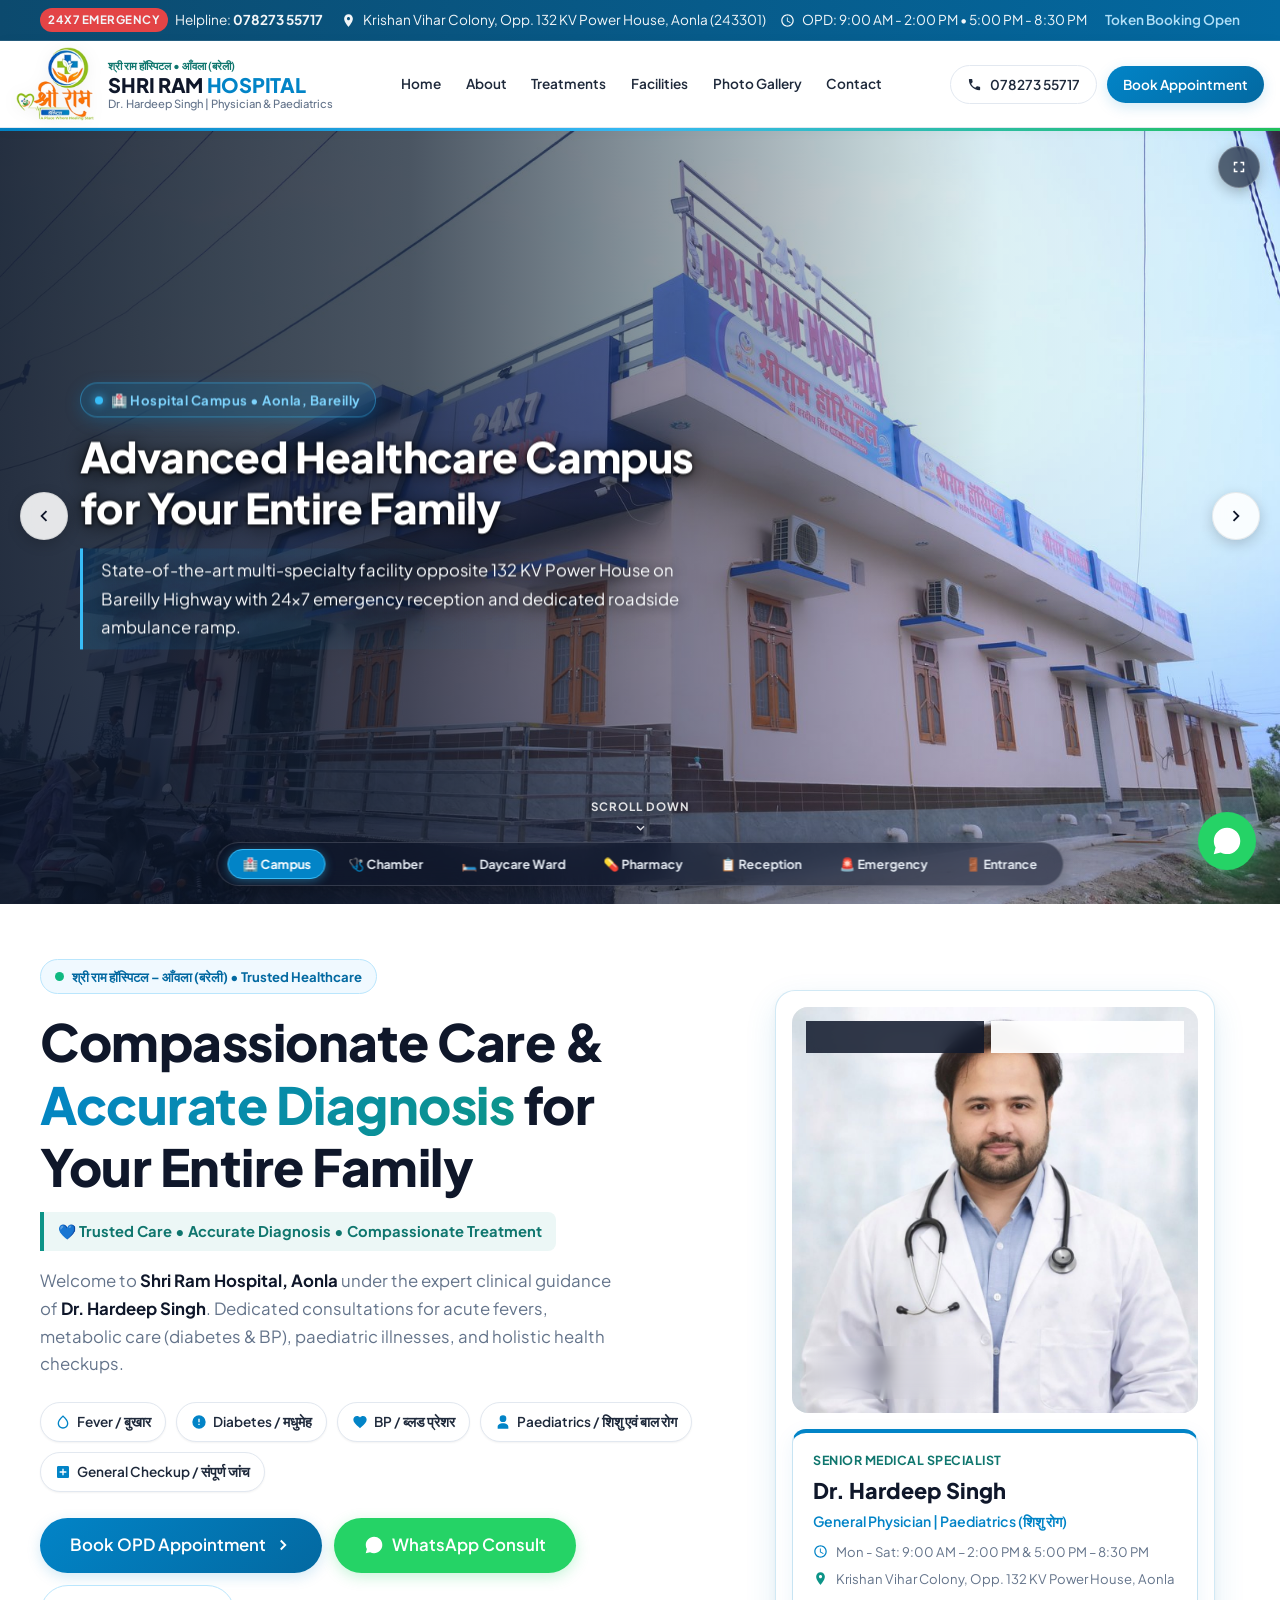
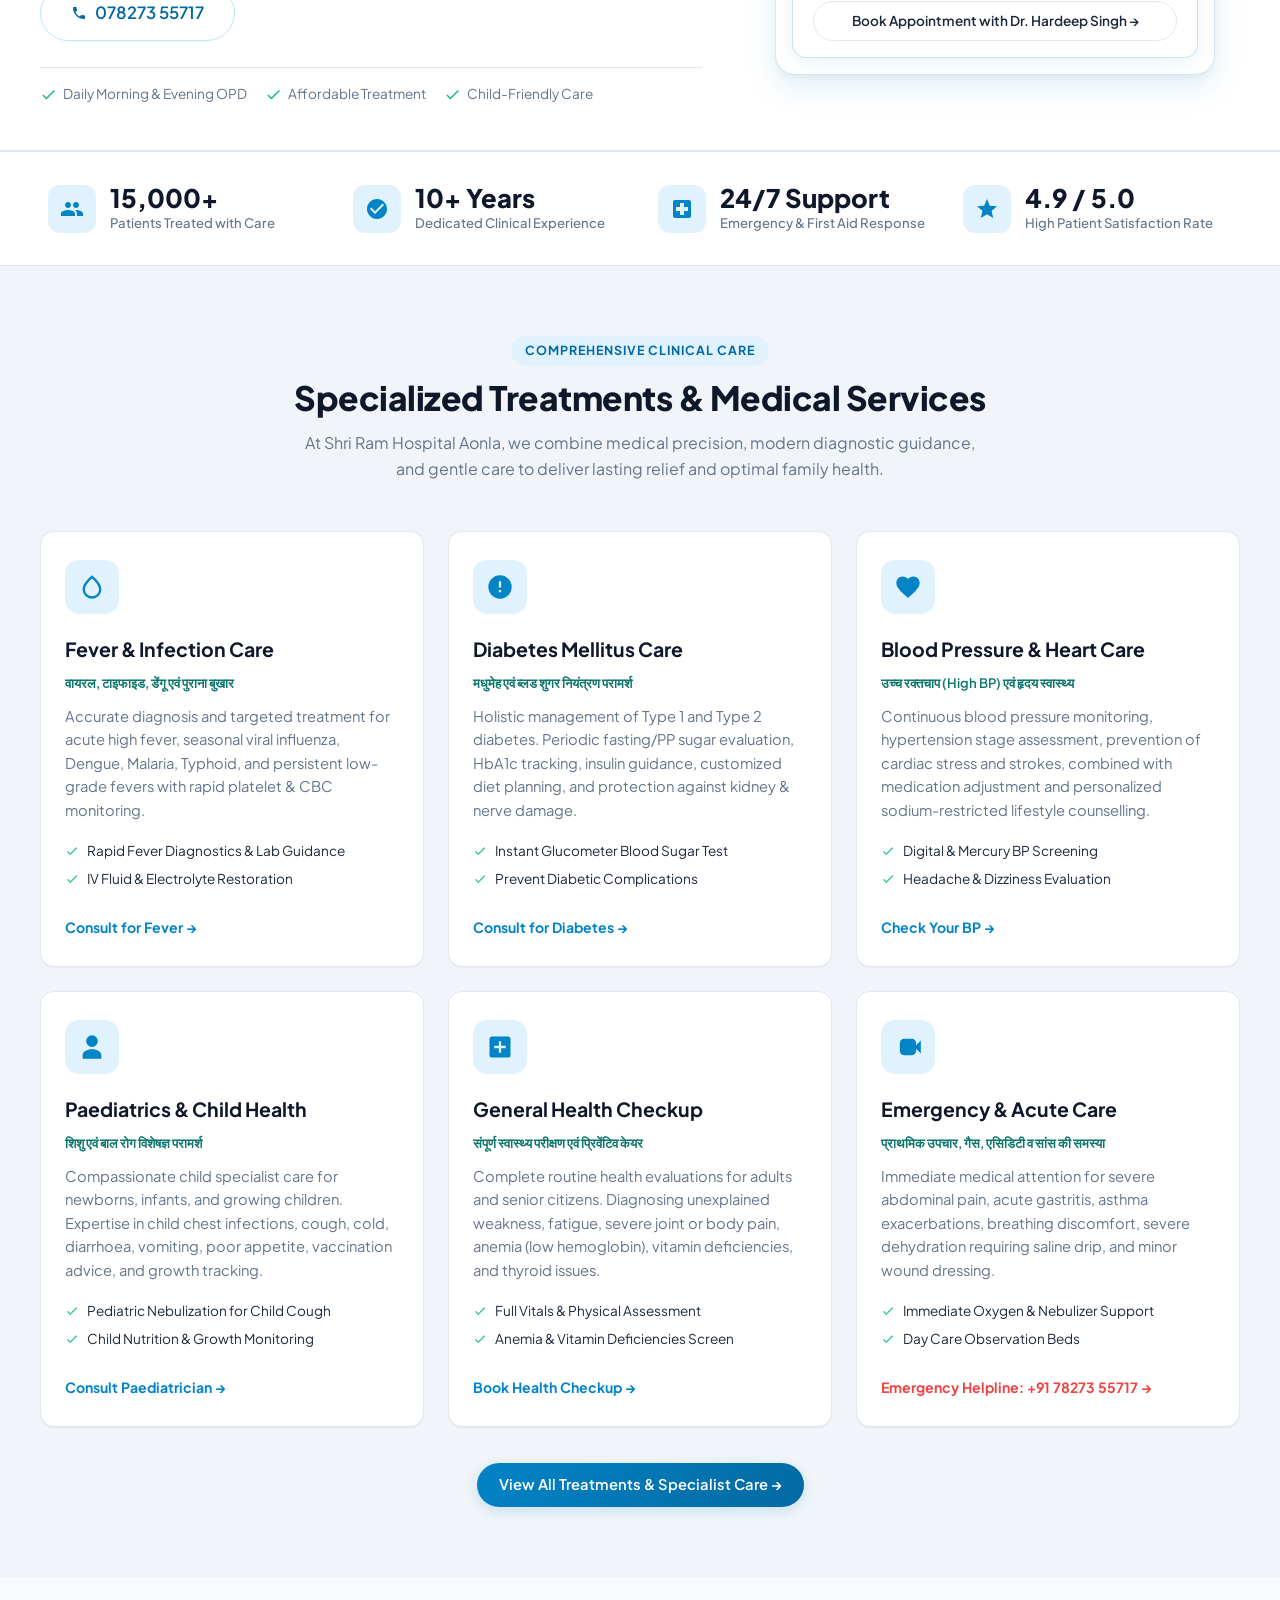
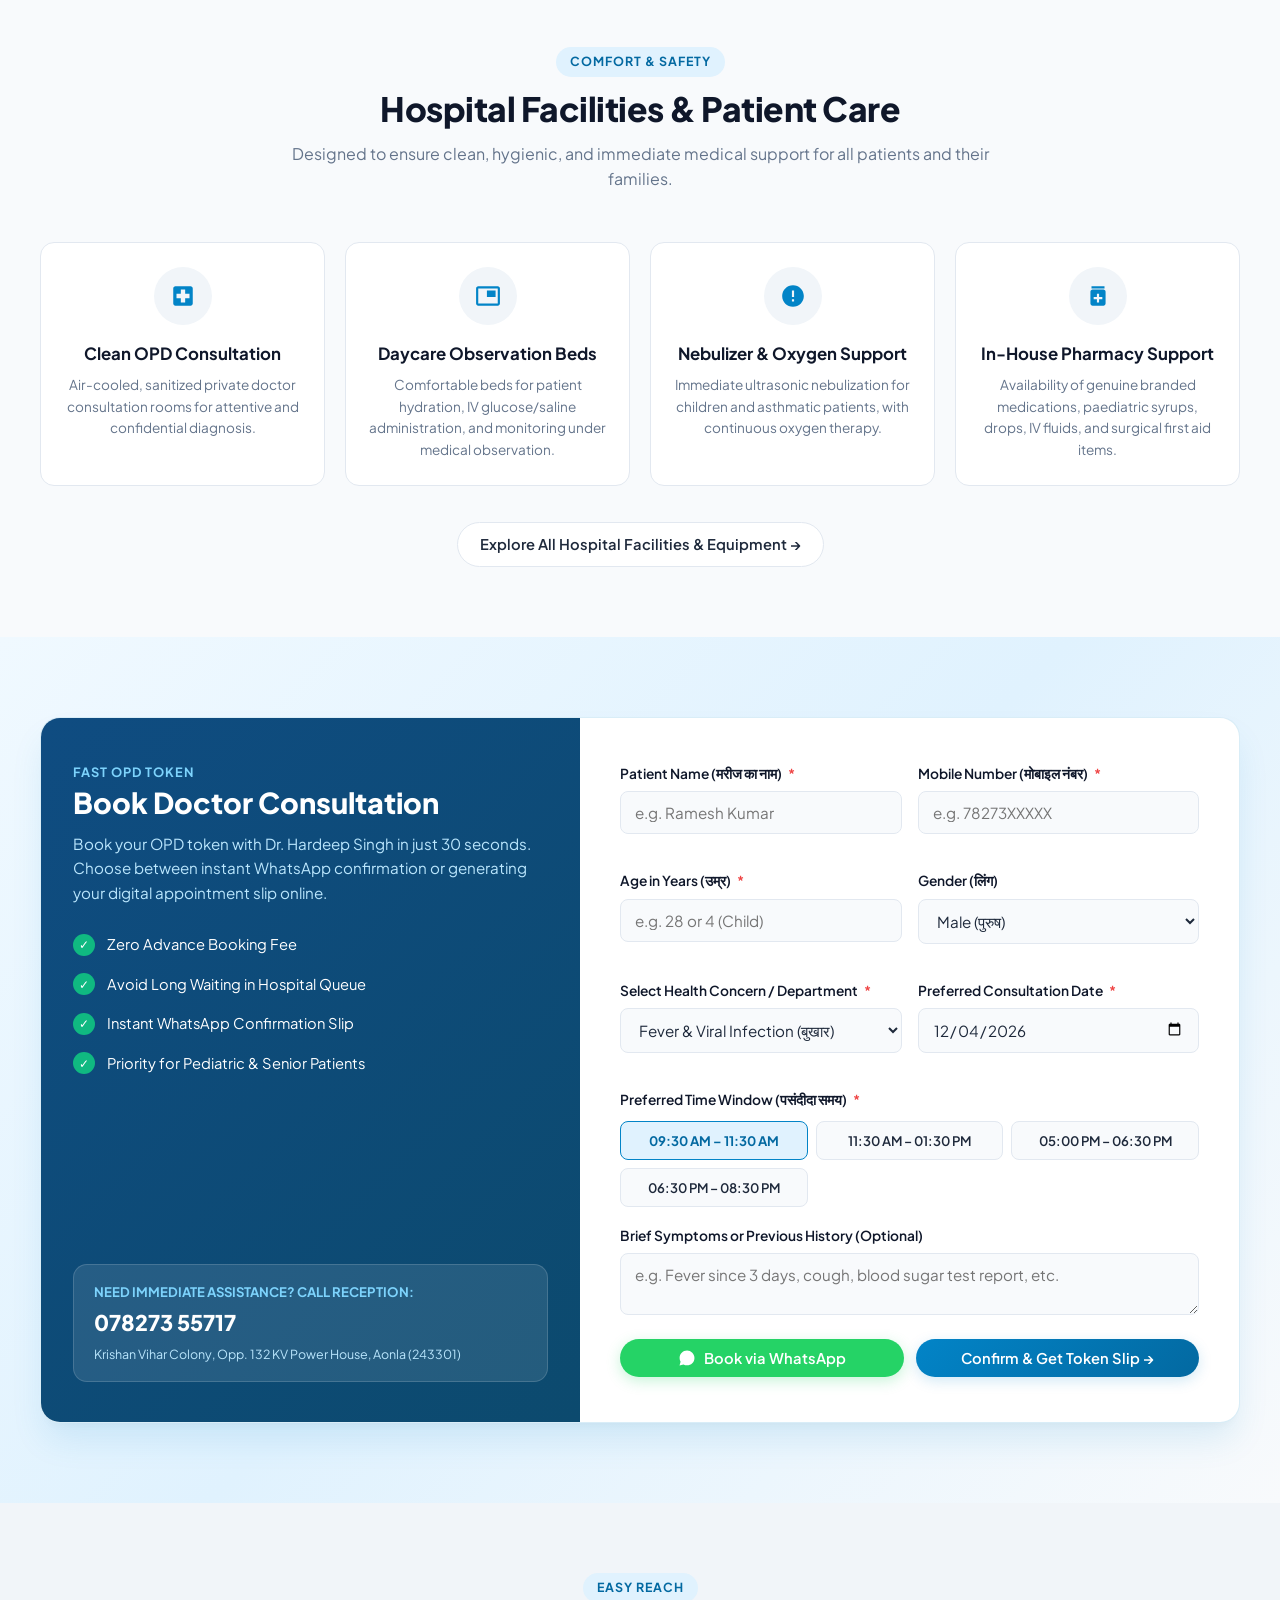
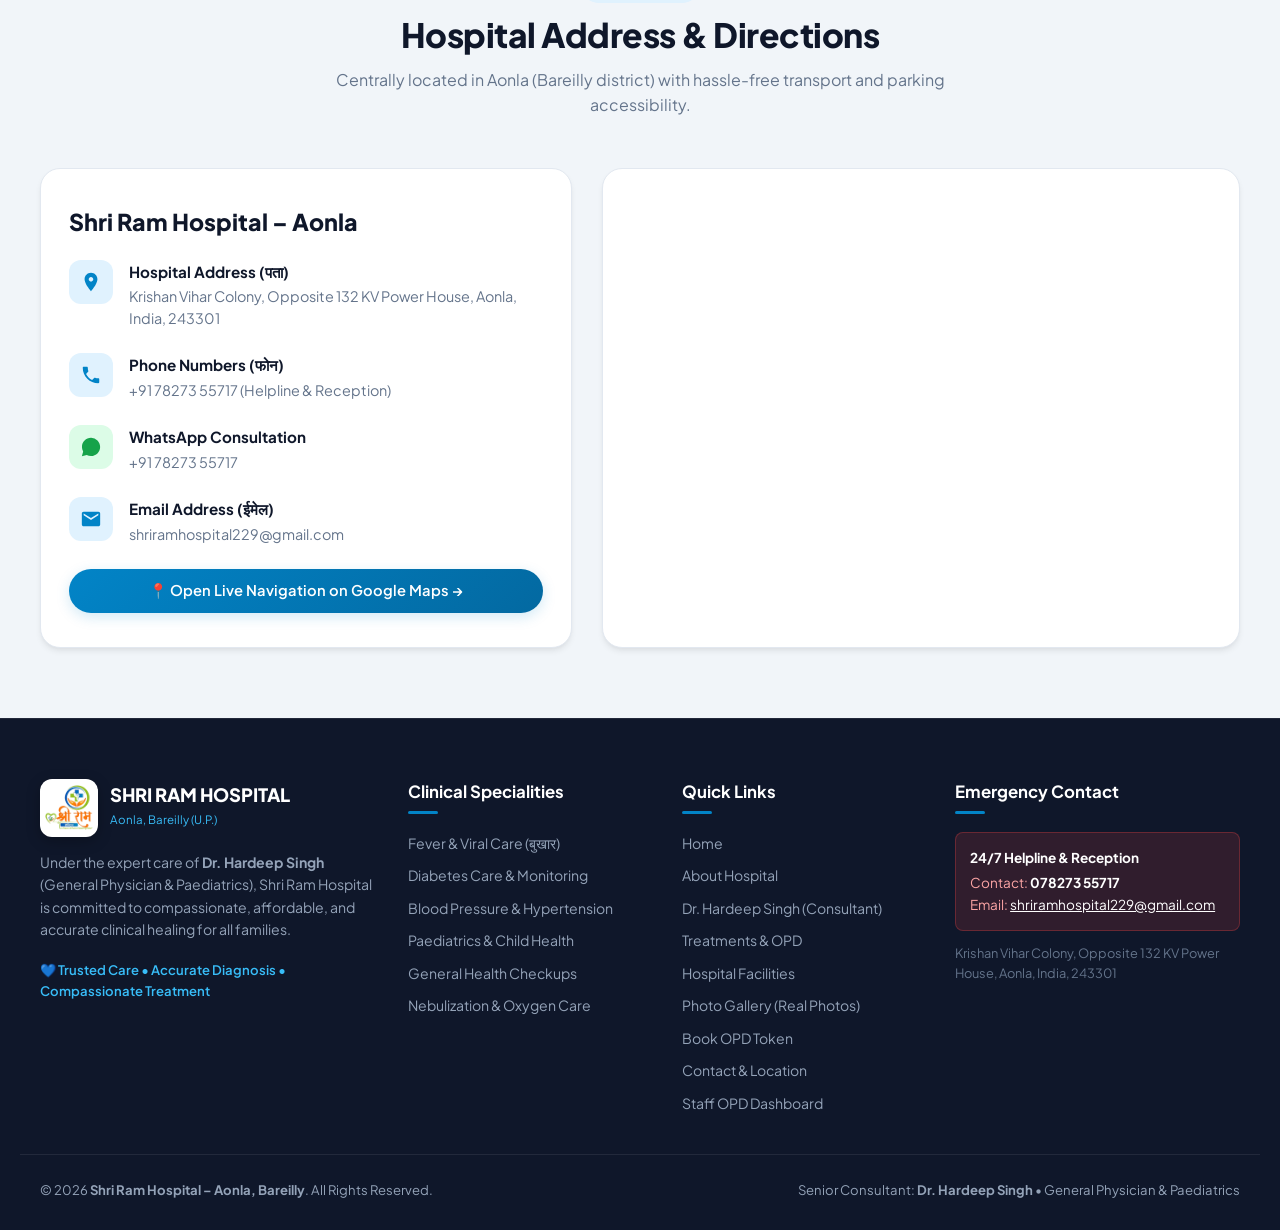
<file: index.html>
<!DOCTYPE html>

<html lang="en">

<head>

  <meta charset="UTF-8">

  <meta name="viewport" content="width=device-width, initial-scale=1.0, maximum-scale=5.0">

  <meta http-equiv="X-UA-Compatible" content="ie=edge">



  <title>Shri Ram Hospital – Aonla, Bareilly | Dr. Hardeep Singh | General Physician &amp; Paediatrics</title>

  <meta name="description"
    content="Shri Ram Hospital in Aonla, Bareilly. Trusted medical care by Dr. Hardeep Singh (General Physician &amp; Paediatrics). Specialized in Fever, Diabetes, Blood Pressure (BP), and Child Health. Real hospital campus, OPD, Daycare ward, and In-House Pharmacy.">

  <meta name="keywords"
    content="Shri Ram Hospital Aonla, Dr Hardeep Singh Aonla, Doctor in Aonla Bareilly, General Physician Aonla, Child Specialist Aonla, Fever Diabetes BP Treatment Bareilly, Hospital near me Aonla, Best hospital in Aonla">

  <link rel="canonical" href="https://shriramhospitalaonla.in/">



  <!-- Open Graph / Facebook -->

  <meta property="og:type" content="website">

  <meta property="og:url" content="https://shriramhospitalaonla.in/">

  <meta property="og:title"
    content="Shri Ram Hospital – Aonla, Bareilly | Dr. Hardeep Singh | General Physician &amp; Paediatrics">

  <meta property="og:description"
    content="Shri Ram Hospital in Aonla, Bareilly. Trusted medical care by Dr. Hardeep Singh (General Physician &amp; Paediatrics). Specialized in Fever, Diabetes, Blood Pressure (BP), and Child Health. Real hospital campus, OPD, Daycare ward, and In-House Pharmacy.">

  <meta property="og:image" content="assets/images/shri_ram_hospital_aonla_bareilly_uttar_pradesh.png">



  <!-- Twitter -->

  <meta property="twitter:card" content="summary_large_image">

  <meta property="twitter:url" content="https://shriramhospitalaonla.in/">

  <meta property="twitter:title"
    content="Shri Ram Hospital – Aonla, Bareilly | Dr. Hardeep Singh | General Physician &amp; Paediatrics">

  <meta property="twitter:description"
    content="Shri Ram Hospital in Aonla, Bareilly. Trusted medical care by Dr. Hardeep Singh (General Physician &amp; Paediatrics). Specialized in Fever, Diabetes, Blood Pressure (BP), and Child Health. Real hospital campus, OPD, Daycare ward, and In-House Pharmacy.">

  <meta property="twitter:image" content="assets/images/shri_ram_hospital_aonla_bareilly_uttar_pradesh.png">



  <!-- Favicon -->

  <link rel="icon" type="image/png" sizes="32x32" href="assets/images/favicon-32x32.png">

  <link rel="icon" type="image/png" sizes="64x64" href="assets/images/favicon.png">

  <link rel="icon" type="image/svg+xml" href="assets/images/shri_ram_hospital_aonla_bareilly_uttar_pradesh.svg">

  <link rel="apple-touch-icon" sizes="180x180" href="assets/images/apple-touch-icon.png">



  <!-- Google Fonts: Plus Jakarta Sans & Noto Sans Devanagari for Hindi -->

  <link rel="preconnect" href="https://fonts.googleapis.com">

  <link rel="preconnect" href="https://fonts.gstatic.com" crossorigin>

  <link
    href="https://fonts.googleapis.com/css2?family=Noto+Sans+Devanagari:wght@400;500;600;700&family=Plus+Jakarta+Sans:wght@400;500;600;700;800&display=swap"
    rel="stylesheet">



  <!-- Main Stylesheet -->

  <link rel="stylesheet" href="assets/css/style.css">



  <script type="application/ld+json">

  {

    "@context": "https://schema.org",

    "@type": "Hospital",

    "name": "Shri Ram Hospital – Aonla, Bareilly",

    "alternateName": "श्री राम हॉस्पिटल आँवला",

    "image": "assets/images/shri_ram_hospital_aonla_bareilly_uttar_pradesh.jpeg",

    "logo": "assets/images/shri_ram_hospital_aonla_bareilly_uttar_pradesh.png",

    "telephone": "+917827355717",

    "email": "shriramhospital229@gmail.com",

    "url": "https://shriramhospitalaonla.in/",

    "address": {

      "@type": "PostalAddress",

      "streetAddress": "Krishan Vihar Colony, Opposite 132 KV Power House",

      "addressLocality": "Aonla",

      "addressRegion": "Uttar Pradesh",

      "postalCode": "243301",

      "addressCountry": "IN"

    },

    "geo": {

      "@type": "GeoCoordinates",

      "latitude": 28.283838,

      "longitude": 79.141706

    },

    "openingHoursSpecification": [

      {

        "@type": "OpeningHoursSpecification",

        "dayOfWeek": ["Monday", "Tuesday", "Wednesday", "Thursday", "Friday", "Saturday"],

        "opens": "09:00",

        "closes": "20:30"

      },

      {

        "@type": "OpeningHoursSpecification",

        "dayOfWeek": "Sunday",

        "opens": "10:00",

        "closes": "14:00"

      }

    ],

    "medicalSpecialty": [

      "GeneralPractice",

      "Pediatric",

      "Cardiovascular",

      "Endocrine"

    ],

    "availableService": [

      {

        "@type": "MedicalTherapy",

        "name": "Fever & Viral Infection Care"

      },

      {

        "@type": "MedicalTherapy",

        "name": "Diabetes Mellitus & Blood Sugar Management"

      },

      {

        "@type": "MedicalTherapy",

        "name": "Blood Pressure & Hypertension Care"

      },

      {

        "@type": "MedicalTherapy",

        "name": "Paediatrics & Child Health Treatment"

      },

      {

        "@type": "MedicalTherapy",

        "name": "General Health Checkup & Preventive Medicine"

      }

    ],

    "priceRange": "₹₹",

    "founder": {

      "@type": "Person",

      "name": "Dr. Hardeep Singh",

      "jobTitle": "Senior General Physician & Paediatrician",

      "worksFor": {

        "@type": "Hospital",

        "name": "Shri Ram Hospital"

      }

    }

  }

  </script>
</head>

<body>



  <!-- ===================================================================

       1. TOP EMERGENCY & TIMINGS BAR

       =================================================================== -->

  <div class="topbar">

    <div class="container topbar-wrapper">

      <div class="topbar-left">

        <div class="topbar-item">

          <span class="emergency-tag">24x7 Emergency</span>

          <span>Helpline: <a href="tel:+917827355717" style="color: #ffffff; font-weight: 700;">078273 55717</a></span>

        </div>

        <div class="topbar-item">

          <svg viewBox="0 0 24 24">
            <path
              d="M12 2C8.13 2 5 5.13 5 9c0 5.25 7 13 7 13s7-7.75 7-13c0-3.87-3.13-7-7-7zm0 9.5c-1.38 0-2.5-1.12-2.5-2.5s1.12-2.5 2.5-2.5 2.5 1.12 2.5 2.5-1.12 2.5-2.5 2.5z" />
          </svg>

          <span>Krishan Vihar Colony, Opp. 132 KV Power House, Aonla (243301)</span>

        </div>

      </div>

      <div class="topbar-right">

        <div class="topbar-item">

          <svg viewBox="0 0 24 24">
            <path
              d="M11.99 2C6.47 2 2 6.48 2 12s4.47 10 9.99 10C17.52 22 22 17.52 22 12S17.52 2 11.99 2zM12 20c-4.42 0-8-3.58-8-8s3.58-8 8-8 8 3.58 8 8-3.58 8-8 8zm.5-13H11v6l5.25 3.15.75-1.23-4.5-2.67z" />
          </svg>

          <span>OPD: 9:00 AM - 2:00 PM &bull; 5:00 PM - 8:30 PM</span>

        </div>

        <div class="topbar-item">

          <a href="appointment.php" style="color: #bae6fd; font-weight: 600;">Token Booking Open</a>

        </div>

      </div>

    </div>

  </div>



  <!-- ===================================================================

       2. HEADER & NAVIGATION

       =================================================================== -->

  <header class="site-header">

    <div class="container header-wrapper">

      <!-- Brand Logo -->

      <a href="index.php" class="brand-logo" aria-label="Shri Ram Hospital Home">

        <img src="assets/images/shri_ram_hospital_aonla_bareilly_uttar_pradesh.png"
          alt="Shri Ram Hospital Aonla Bareilly Uttar Pradesh Logo" class="brand-logo-img" width="78" height="74">

        <div class="brand-text-col">

          <span class="brand-hindi">श्री राम हॉस्पिटल • आँवला (बरेली)</span>

          <span class="brand-title">SHRI RAM <span>HOSPITAL</span></span>

          <span class="brand-subtitle">Dr. Hardeep Singh | Physician & Paediatrics</span>

        </div>

      </a>



      <!-- Desktop Nav -->

      <nav class="nav-desktop">

        <a href="index.php" class="nav-link active">Home</a>

        <a href="about.php" class="nav-link ">About</a>

        <a href="services.php" class="nav-link ">Treatments</a>

        <a href="facilities.php" class="nav-link ">Facilities</a>

        <a href="gallery.php" class="nav-link ">Photo Gallery</a>

        <a href="contact.php" class="nav-link ">Contact</a>

      </nav>



      <!-- Action CTA Buttons -->

      <div class="header-cta-group">

        <a href="tel:+917827355717" class="btn btn-outline btn-sm">

          <svg width="15" height="15" viewBox="0 0 24 24" fill="currentColor">
            <path
              d="M6.62 10.79c1.44 2.83 3.76 5.14 6.59 6.59l2.2-2.2c.27-.27.67-.36 1.02-.24 1.12.37 2.33.57 3.57.57.55 0 1 .45 1 1V20c0 .55-.45 1-1 1-9.39 0-17-7.61-17-17 0-.55.45-1 1-1h3.5c.55 0 1 .45 1 1 0 1.25.2 2.45.57 3.57.11.35.03.74-.25 1.02l-2.2 2.2z" />
          </svg>

          <span>078273 55717</span>

        </a>

        <a href="appointment.php" class="btn btn-primary btn-sm">

          <span>Book Appointment</span>

        </a>

      </div>



      <!-- Mobile Hamburger Toggle -->

      <button class="mobile-nav-toggle" aria-label="Toggle navigation menu">

        <span></span>

        <span></span>

        <span></span>

      </button>

    </div>

  </header>



  <!-- Mobile Drawer Backdrop & Drawer -->

  <div class="mobile-drawer-backdrop"></div>

  <aside class="mobile-nav-drawer">

    <div style="margin-bottom: 20px;">

      <span style="font-size: 0.8rem; font-weight: 700; color: var(--secondary-dark); text-transform: uppercase;">Shri
        Ram Hospital</span>

      <h3 style="font-size: 1.3rem; font-weight: 800; color: var(--dark);">Aonla, Bareilly</h3>

      <p style="font-size: 0.85rem; color: var(--text-muted);">Dr. Hardeep Singh (General Physician & Paediatrics)</p>

    </div>

    <div class="mobile-links">

      <a href="index.php" class="mobile-link active">Home <span>&rarr;</span></a>

      <a href="about.php" class="mobile-link ">About Shri Ram Hospital <span>&rarr;</span></a>

      <a href="services.php" class="mobile-link ">Treatments &amp; Specialities <span>&rarr;</span></a>

      <a href="facilities.php" class="mobile-link ">Hospital Facilities &amp; Infrastructure <span>&rarr;</span></a>

      <a href="gallery.php" class="mobile-link ">Real Photo Gallery (19 Photos) <span>&rarr;</span></a>

      <a href="appointment.php" class="mobile-link ">Book OPD Token <span>&rarr;</span></a>

      <a href="contact.php" class="mobile-link ">Contact &amp; Directions <span>&rarr;</span></a>

    </div>

    <div style="display: flex; flex-direction: column; gap: 10px; margin-top: auto;">

      <a href="tel:+917827355717" class="btn btn-outline" style="width: 100%;">

        📞 Call Hospital: 078273 55717

      </a>

      <a href="appointment.php" class="btn btn-primary" style="width: 100%;">

        📅 Book OPD Appointment

      </a>

    </div>

  </aside>



  <!-- ===================================================================

       3. FULL-WIDTH CLEAN HOSPITAL IMAGE SLIDER (FULL SCREEN DISPLAY)

       =================================================================== -->

  <section id="home" class="clean-hospital-hero">

    <div class="pure-image-slider" id="pureHospitalSlider">

      <!-- Top Progress Countdown Bar -->

      <div class="slider-progress-track">

        <div class="slider-progress-fill" id="sliderProgressFill"></div>

      </div>



      <!-- Fullscreen Toggle Button -->

      <button class="slider-fullscreen-btn" id="sliderFullscreenBtn" title="Toggle Fullscreen"
        aria-label="Toggle Fullscreen View">

        <svg viewBox="0 0 24 24" width="18" height="18" fill="currentColor">

          <path d="M7 14H5v5h5v-2H7v-3zm-2-4h2V7h3V5H5v5zm12 7h-3v2h5v-5h-2v3zM14 5v2h3v3h2V5h-5z" />

        </svg>

      </button>



      <!-- Navigation Arrows -->

      <button class="slider-arrow prev" id="sliderPrevBtn" aria-label="Previous Hospital Photo">

        <svg viewBox="0 0 24 24" width="22" height="22" fill="currentColor">
          <path d="M15.41 7.41L14 6l-6 6 6 6 1.41-1.41L10.83 12z" />
        </svg>

      </button>

      <button class="slider-arrow next" id="sliderNextBtn" aria-label="Next Hospital Photo">

        <svg viewBox="0 0 24 24" width="22" height="22" fill="currentColor">
          <path d="M10 6L8.59 7.41 13.17 12l-4.58 4.59L10 18l6-6z" />
        </svg>

      </button>



      <!-- Slide Track: Authentic Real DSLR Hospital Photos with ZERO Text/Content Blocking the View -->

      <div class="slider-slides-track" id="sliderSlidesTrack">
        <!-- Slide 0: Main Hospital Campus & Exterior View -->
        <div class="pure-slide active" style="background-image: url('assets/images/real/dsc_3530.jpg');">
          <div class="slide-caption-container">
            <div class="slide-content-wrap">
              <div class="slide-badge">
                <span class="slide-badge-dot"></span>
                <span class="slide-badge-text">🏥 Hospital Campus &bull; Aonla, Bareilly</span>
              </div>
              <h2 class="slide-title">Advanced Healthcare Campus for Your Entire Family</h2>
              <p class="slide-desc">State-of-the-art multi-specialty facility opposite 132 KV Power House on Bareilly Highway with 24x7 emergency reception and dedicated roadside ambulance ramp.</p>
            </div>
          </div>
        </div>

        <!-- Slide 1: Dr. Hardeep Singh Consultation Chamber (OPD 1) -->
        <div class="pure-slide slide-chamber" style="background-image: url('assets/images/real/dsc_3522.jpg');">
          <div class="slide-caption-container">
            <div class="slide-content-wrap">
              <div class="slide-badge">
                <span class="slide-badge-dot"></span>
                <span class="slide-badge-text">🩺 Senior Medical Specialist &bull; Dr. Hardeep Singh</span>
              </div>
              <h2 class="slide-title">Attentive Consultations &amp; Accurate Clinical Diagnosis</h2>
              <p class="slide-desc">Specialized physical evaluations with stethoscope auscultation, empathetic history taking, and focused paediatric &amp; metabolic disease care.</p>
            </div>
          </div>
        </div>

        <!-- Slide 2: Day Care Observation Ward (Sanitized Blue Beds) -->
        <div class="pure-slide" style="background-image: url('assets/images/real/dsc_3502.jpg');">
          <div class="slide-caption-container">
            <div class="slide-content-wrap">
              <div class="slide-badge">
                <span class="slide-badge-dot"></span>
                <span class="slide-badge-text">🛏️ Daycare Ward &bull; 5 Sanitized Recovery Beds</span>
              </div>
              <h2 class="slide-title">Hygienic Observation Ward &amp; IV Fluid Therapy</h2>
              <p class="slide-desc">Equipped with sterile blue-mattress hospital beds, IV drip infusion stands, ceiling fans, and continuous nurse surveillance for rapid medical stabilization.</p>
            </div>
          </div>
        </div>

        <!-- Slide 3: 24/7 In-House Medical Pharmacy & Medicine Stock -->
        <div class="pure-slide" style="background-image: url('assets/images/real/dsc_3528.jpg');">
          <div class="slide-caption-container">
            <div class="slide-content-wrap">
              <div class="slide-badge">
                <span class="slide-badge-dot"></span>
                <span class="slide-badge-text">💊 24/7 In-House Pharmacy &bull; Genuine Medicines</span>
              </div>
              <h2 class="slide-title">Fully Stocked Hospital Dispensary &amp; Child Drops</h2>
              <p class="slide-desc">Complete inventory of 100% genuine batch-verified branded antibiotics, pediatric drops, cough syrups, insulin, and emergency injectables directly on premises.</p>
            </div>
          </div>
        </div>

        <!-- Slide 4: Patient Reception & Waiting Lounge -->
        <div class="pure-slide" style="background-image: url('assets/images/real/dsc_3496.jpg');">
          <div class="slide-caption-container">
            <div class="slide-content-wrap">
              <div class="slide-badge">
                <span class="slide-badge-dot"></span>
                <span class="slide-badge-text">📋 Patient Reception &bull; Waiting Lounge</span>
              </div>
              <h2 class="slide-title">Comfortable Waiting Lounge &amp; Quick OPD Token Desk</h2>
              <p class="slide-desc">Spacious stainless steel seating beneath our wall shloka — "सर्वे भवन्तु सुखिनः सर्वे सन्तु निरामयाः" — providing a tranquil, stress-free reception environment.</p>
            </div>
          </div>
        </div>

        <!-- Slide 5: 24/7 Emergency Department (आपातकालीन विभाग) -->
        <div class="pure-slide" style="background-image: url('assets/images/real/dsc_3510.jpg');">
          <div class="slide-caption-container">
            <div class="slide-content-wrap">
              <div class="slide-badge slide-badge-emergency">
                <span class="slide-badge-dot dot-emergency"></span>
                <span class="slide-badge-text">🚨 24x7 Emergency &bull; Minor O.T. Department</span>
              </div>
              <h2 class="slide-title">Round-the-Clock Emergency Trauma &amp; Acute Care</h2>
              <p class="slide-desc">Dedicated double-door emergency department ready 24 hours for acute high-fever spikes, wound care, dehydration resuscitation, and urgent doctor attention.</p>
            </div>
          </div>
        </div>

        <!-- Slide 6: Hospital Main Front Entrance & Illuminated Facade -->
        <div class="pure-slide" style="background-image: url('assets/images/real/dsc_3488.jpg');">
          <div class="slide-caption-container">
            <div class="slide-content-wrap">
              <div class="slide-badge">
                <span class="slide-badge-dot"></span>
                <span class="slide-badge-text">🚪 Main Entrance &bull; Krishan Vihar Colony, Aonla</span>
              </div>
              <h2 class="slide-title">Accessible Main Entrance on Bareilly Highway</h2>
              <p class="slide-desc">Prominently illuminated with 3D LED signage opposite 132 KV Power House. Smooth ramp and wide stairs designed for effortless patient and wheelchair access.</p>
            </div>
          </div>
        </div>
      </div>

      <!-- Scroll Down Indicator -->

      <a href="#welcome" class="slider-scroll-indicator" aria-label="Scroll to Hospital Introduction">

        <span>Scroll Down</span>

        <svg viewBox="0 0 24 24" width="16" height="16" fill="currentColor">
          <path d="M7.41 8.59L12 13.17l4.59-4.58L18 10l-6 6-6-6 1.41-1.41z" />
        </svg>

      </a>



      <!-- Minimal Bottom Navigation Pills -->

      <div class="slider-nav-tabs" id="sliderNavTabs">

        <button class="slider-tab-pill active" data-slide="0"><span>🏥 Campus</span></button>

        <button class="slider-tab-pill" data-slide="1"><span>🩺 Chamber</span></button>

        <button class="slider-tab-pill" data-slide="2"><span>🛏️ Daycare Ward</span></button>

        <button class="slider-tab-pill" data-slide="3"><span>💊 Pharmacy</span></button>

        <button class="slider-tab-pill" data-slide="4"><span>📋 Reception</span></button>

        <button class="slider-tab-pill" data-slide="5"><span>🚨 Emergency</span></button>

        <button class="slider-tab-pill" data-slide="6"><span>🚪 Entrance</span></button>

      </div>

    </div>



    <!-- ===================================================================

         HERO WELCOME & OPD CONSULTATION HUB (HIGH-CONTRAST, CLEAN WHITE BG)

         =================================================================== -->

    <div class="hero-welcome-hub" id="welcome">

      <div class="container hero-grid">

        <!-- Left Column: Copy, Specialty Tags & CTAs -->

        <div>

          <div class="hero-pill-badge">

            <span class="pulse-dot"></span>

            <span>श्री राम हॉस्पिटल – आँवला (बरेली) &bull; Trusted Healthcare</span>

          </div>



          <h1 class="hero-title">

            Compassionate Care &amp; <span class="highlight-blue">Accurate Diagnosis</span> for Your Entire Family

          </h1>



          <!-- Tagline Motto -->

          <div class="hero-subtitle-motto">

            <span>💙 Trusted Care &bull; Accurate Diagnosis &bull; Compassionate Treatment</span>

          </div>



          <p class="hero-desc">

            Welcome to <strong>Shri Ram Hospital, Aonla</strong> under the expert clinical guidance of <strong>Dr.
              Hardeep Singh</strong>. Dedicated consultations for acute fevers, metabolic care (diabetes &amp; BP),
            paediatric illnesses, and holistic health checkups.

          </p>



          <!-- Specialty Quick Filters: Fever, Diabetes, BP, Paediatrics, General Health -->

          <div class="hero-specialty-tags">

            <a href="#appointment" class="spec-tag" onclick="selectServiceAndBook('Fever &amp; Viral Care')">

              <svg viewBox="0 0 24 24" fill="currentColor">
                <path
                  d="M12 2c-5.33 4.55-8 8.48-8 11.8 0 4.98 3.8 8.2 8 8.2s8-3.22 8-8.2c0-3.32-2.67-7.25-8-11.8zM12 20c-3.35 0-6-2.57-6-6.2 0-2.34 1.95-5.44 6-9.14 4.05 3.7 6 6.79 6 9.14 0 3.63-2.65 6.2-6 6.2z" />
              </svg>

              <span>Fever / बुखार</span>

            </a>

            <a href="#appointment" class="spec-tag" onclick="selectServiceAndBook('Diabetes Management')">

              <svg viewBox="0 0 24 24" fill="currentColor">
                <path d="M12 2a10 10 0 1 0 10 10A10 10 0 0 0 12 2zm1 14.5h-2v-2h2zm0-4h-2V7h2z" />
              </svg>

              <span>Diabetes / मधुमेह</span>

            </a>

            <a href="#appointment" class="spec-tag" onclick="selectServiceAndBook('Blood Pressure &amp; Hypertension')">

              <svg viewBox="0 0 24 24" fill="currentColor">
                <path
                  d="M12 21.35l-1.45-1.32C5.4 15.36 2 12.28 2 8.5 2 5.42 4.42 3 7.5 3c1.74 0 3.41.81 4.5 2.09C13.09 3.81 14.76 3 16.5 3 19.58 3 22 5.42 22 8.5c0 3.78-3.4 6.86-8.55 11.54L12 21.35z" />
              </svg>

              <span>BP / ब्लड प्रेशर</span>

            </a>

            <a href="#appointment" class="spec-tag" onclick="selectServiceAndBook('Paediatrics &amp; Child Care')">

              <svg viewBox="0 0 24 24" fill="currentColor">
                <path d="M12 2a5 5 0 1 0 5 5 5 5 0 0 0-5-5zm0 12c-4.42 0-8 2.24-8 5v3h16v-3c0-2.76-3.58-5-8-5z" />
              </svg>

              <span>Paediatrics / शिशु एवं बाल रोग</span>

            </a>

            <a href="#appointment" class="spec-tag" onclick="selectServiceAndBook('General Health Checkup')">

              <svg viewBox="0 0 24 24" fill="currentColor">
                <path
                  d="M19 3H5c-1.1 0-2 .9-2 2v14c0 1.1.9 2 2 2h14c1.1 0 2-.9 2-2V5c0-1.1-.9-2-2-2zm-2 10h-4v4h-2v-4H7v-2h4V7h2v4h4v2z" />
              </svg>

              <span>General Checkup / संपूर्ण जांच</span>

            </a>

          </div>



          <!-- Action CTA Buttons -->

          <div class="hero-cta-buttons">

            <a href="#appointment" class="btn btn-primary btn-lg">

              <span>Book OPD Appointment</span>

              <svg width="18" height="18" viewBox="0 0 24 24" fill="none" stroke="currentColor" stroke-width="2.5">
                <path d="m9 18 6-6-6-6" />
              </svg>

            </a>

            <a href="https://wa.me/917827355717?text=Namaste%20Dr.%20Hardeep%20Singh%20Ji%2C%20I%20want%20to%20consult%20at%20Shri%20Ram%20Hospital%2C%20Aonla."
              target="_blank" class="btn btn-whatsapp btn-lg">

              <svg width="20" height="20" viewBox="0 0 24 24" fill="currentColor">
                <path
                  d="M12.04 2c-5.46 0-9.91 4.45-9.91 9.91 0 1.75.46 3.45 1.32 4.95L2.05 22l5.25-1.38c1.45.79 3.08 1.21 4.74 1.21 5.46 0 9.91-4.45 9.91-9.91 0-2.65-1.03-5.14-2.9-7.01A9.816 9.816 0 0 0 12.04 2z" />
              </svg>

              <span>WhatsApp Consult</span>

            </a>

            <a href="tel:+917827355717" class="btn btn-outline btn-lg"
              style="color: var(--primary-dark); border-color: #bae6fd;">

              <svg width="16" height="16" viewBox="0 0 24 24" fill="currentColor">
                <path
                  d="M6.62 10.79c1.44 2.83 3.76 5.14 6.59 6.59l2.2-2.2c.27-.27.67-.36 1.02-.24 1.12.37 2.33.57 3.57.57.55 0 1 .45 1 1V20c0 .55-.45 1-1 1-9.39 0-17-7.61-17-17 0-.55.45-1 1-1h3.5c.55 0 1 .45 1 1 0 1.25.2 2.45.57 3.57.11.35.03.74-.25 1.02l-2.2 2.2z" />
              </svg>

              <span>078273 55717</span>

            </a>

          </div>



          <!-- Guarantees Strip -->

          <div class="doctor-guarantee-strip">

            <div class="guarantee-item">

              <svg viewBox="0 0 24 24" fill="currentColor">
                <path d="M9 16.17L4.83 12l-1.42 1.41L9 19 21 7l-1.41-1.41z" />
              </svg>

              <span>Daily Morning &amp; Evening OPD</span>

            </div>

            <div class="guarantee-item">

              <svg viewBox="0 0 24 24" fill="currentColor">
                <path d="M9 16.17L4.83 12l-1.42 1.41L9 19 21 7l-1.41-1.41z" />
              </svg>

              <span>Affordable Treatment</span>

            </div>

            <div class="guarantee-item">

              <svg viewBox="0 0 24 24" fill="currentColor">
                <path d="M9 16.17L4.83 12l-1.42 1.41L9 19 21 7l-1.41-1.41z" />
              </svg>

              <span>Child-Friendly Care</span>

            </div>

          </div>

        </div>



        <!-- Right Column: Doctor Spotlight Card -->

        <div>

          <div class="hero-doctor-card">

            <div class="doctor-img-wrapper">

              <img src="assets/images/dr-hardeep-singh.jpg"
                alt="Dr. Hardeep Singh - Senior Physician &amp; Paediatrician at Shri Ram Hospital Aonla">

              <div class="floating-badge-top-left">

                <span class="pulse-dot"></span>

                <span>OPD Open Today &bull; Aonla</span>

              </div>

              <div class="floating-badge-top-right">

                <span>★ 4.9 (500+ Local Reviews)</span>

              </div>

              <div class="floating-card-exp">

                <div class="exp-icon">

                  <svg viewBox="0 0 24 24" fill="currentColor">
                    <path
                      d="M12 3L1 9l4 2.18v6L12 21l7-3.82v-6l2-1.09V17h2V9L12 3zm6.82 6L12 12.72 5.18 9 12 5.28 18.82 9zM17 15.99l-5 2.73-5-2.73v-3.72L12 15l5-2.73v3.72z" />
                  </svg>

                </div>

                <div>

                  <div class="exp-num">10+ Years</div>

                  <div class="exp-text">Dedicated Practice</div>

                </div>

              </div>

            </div>



            <div class="doctor-info-overlay">

              <div
                style="font-size: 0.78rem; font-weight: 700; color: var(--secondary-dark); text-transform: uppercase; letter-spacing: 0.5px;">
                Senior Medical Specialist</div>

              <h3 style="font-size: 1.35rem; font-weight: 800; color: var(--dark); margin: 3px 0 2px;">Dr. Hardeep Singh
              </h3>

              <div style="font-size: 0.88rem; font-weight: 600; color: var(--primary); margin-bottom: 8px;">General
                Physician | Paediatrics (शिशु रोग)</div>



              <div
                style="display: flex; align-items: center; gap: 8px; font-size: 0.82rem; color: var(--text-muted); margin-bottom: 6px;">

                <svg width="15" height="15" viewBox="0 0 24 24" fill="currentColor"
                  style="color: var(--primary); flex-shrink: 0;">
                  <path
                    d="M11.99 2C6.47 2 2 6.48 2 12s4.47 10 9.99 10C17.52 22 22 17.52 22 12S17.52 2 11.99 2zM12 20c-4.42 0-8-3.58-8-8s3.58-8 8-8 8 3.58 8 8-3.58 8-8 8zm.5-13H11v6l5.25 3.15.75-1.23-4.5-2.67z" />
                </svg>

                <span>Mon - Sat: 9:00 AM – 2:00 PM &amp; 5:00 PM – 8:30 PM</span>

              </div>



              <div style="display: flex; align-items: center; gap: 8px; font-size: 0.82rem; color: var(--text-muted);">

                <svg width="15" height="15" viewBox="0 0 24 24" fill="currentColor"
                  style="color: var(--secondary); flex-shrink: 0;">
                  <path
                    d="M12 2C8.13 2 5 5.13 5 9c0 5.25 7 13 7 13s7-7.75 7-13c0-3.87-3.13-7-7-7zm0 9.5c-1.38 0-2.5-1.12-2.5-2.5s1.12-2.5 2.5-2.5 2.5 1.12 2.5 2.5-1.12 2.5-2.5 2.5z" />
                </svg>

                <span>Krishan Vihar Colony, Opp. 132 KV Power House, Aonla</span>

              </div>



              <a href="#appointment" class="btn btn-outline"
                style="width: 100%; margin-top: 12px; justify-content: center; font-size: 0.85rem; padding: 8px 14px;">

                Book Appointment with Dr. Hardeep Singh &rarr;

              </a>

            </div>

          </div>

        </div>

      </div>

    </div>

  </section>



  <!-- ===================================================================

       4. STATS STRIP

       =================================================================== -->

  <section class="stats-strip">

    <div class="container stats-grid">

      <div class="stat-item">

        <div class="stat-icon">

          <svg viewBox="0 0 24 24" fill="currentColor">
            <path
              d="M16 11c1.66 0 2.99-1.34 2.99-3S17.66 5 16 5c-1.66 0-3 1.34-3 3s1.34 3 3 3zm-8 0c1.66 0 2.99-1.34 2.99-3S9.66 5 8 5C6.34 5 5 6.34 5 8s1.34 3 3 3zm0 2c-2.33 0-7 1.17-7 3.5V19h14v-2.5c0-2.33-4.67-3.5-7-3.5zm8 0c-.29 0-.62.02-.97.05 1.16.84 1.97 1.97 1.97 3.45V19h6v-2.5c0-2.33-4.67-3.5-7-3.5z" />
          </svg>

        </div>

        <div>

          <div class="stat-number">15,000+</div>

          <div class="stat-label">Patients Treated with Care</div>

        </div>

      </div>



      <div class="stat-item">

        <div class="stat-icon">

          <svg viewBox="0 0 24 24" fill="currentColor">
            <path
              d="M12 2C6.48 2 2 6.48 2 12s4.48 10 10 10 10-4.48 10-10S17.52 2 12 2zm-2 15l-5-5 1.41-1.41L10 14.17l7.59-7.59L19 8l-9 9z" />
          </svg>

        </div>

        <div>

          <div class="stat-number">10+ Years</div>

          <div class="stat-label">Dedicated Clinical Experience</div>

        </div>

      </div>



      <div class="stat-item">

        <div class="stat-icon">

          <svg viewBox="0 0 24 24" fill="currentColor">
            <path
              d="M19 3H5c-1.1 0-1.99.9-1.99 2L3 19c0 1.1.9 2 2 2h14c1.1 0 2-.9 2-2V5c0-1.1-.9-2-2-2zm-1 11h-4v4h-4v-4H6v-4h4V6h4v4h4v4z" />
          </svg>

        </div>

        <div>

          <div class="stat-number">24/7 Support</div>

          <div class="stat-label">Emergency & First Aid Response</div>

        </div>

      </div>



      <div class="stat-item">

        <div class="stat-icon">

          <svg viewBox="0 0 24 24" fill="currentColor">
            <path d="M12 17.27L18.18 21l-1.64-7.03L22 9.24l-7.19-.61L12 2 9.19 8.63 2 9.24l5.46 4.73L5.82 21z" />
          </svg>

        </div>

        <div>

          <div class="stat-number">4.9 / 5.0</div>

          <div class="stat-label">High Patient Satisfaction Rate</div>

        </div>

      </div>

    </div>

  </section>



  <!-- ===================================================================

       5. CLINICAL SERVICES & SPECIALIZATIONS

       =================================================================== -->

  <section id="services" class="section section-alt">

    <div class="container">

      <div class="section-header">

        <span class="section-badge">Comprehensive Clinical Care</span>

        <h2 class="section-title">Specialized Treatments & Medical Services</h2>

        <p class="section-subtitle">

          At Shri Ram Hospital Aonla, we combine medical precision, modern diagnostic guidance, and gentle care to
          deliver lasting relief and optimal family health.

        </p>

      </div>



      <div class="services-grid">

        <!-- 1. Fever & Viral Infections (User highlight) -->

        <div class="service-card">

          <div class="service-icon-box">

            <svg viewBox="0 0 24 24" fill="currentColor">
              <path
                d="M12 2c-5.33 4.55-8 8.48-8 11.8 0 4.98 3.8 8.2 8 8.2s8-3.22 8-8.2c0-3.32-2.67-7.25-8-11.8zM12 20c-3.35 0-6-2.57-6-6.2 0-2.34 1.95-5.44 6-9.14 4.05 3.7 6 6.79 6 9.14 0 3.63-2.65 6.2-6 6.2z" />
            </svg>

          </div>

          <h3 class="service-title">Fever & Infection Care</h3>

          <div class="service-hindi">वायरल, टाइफाइड, डेंगू एवं पुराना बुखार</div>

          <p class="service-desc">

            Accurate diagnosis and targeted treatment for acute high fever, seasonal viral influenza, Dengue, Malaria,
            Typhoid, and persistent low-grade fevers with rapid platelet & CBC monitoring.

          </p>

          <div class="service-features">

            <div class="service-feature-item">

              <svg viewBox="0 0 24 24" fill="currentColor">
                <path d="M9 16.17L4.83 12l-1.42 1.41L9 19 21 7l-1.41-1.41z" />
              </svg>

              <span>Rapid Fever Diagnostics & Lab Guidance</span>

            </div>

            <div class="service-feature-item">

              <svg viewBox="0 0 24 24" fill="currentColor">
                <path d="M9 16.17L4.83 12l-1.42 1.41L9 19 21 7l-1.41-1.41z" />
              </svg>

              <span>IV Fluid & Electrolyte Restoration</span>

            </div>

          </div>

          <a href="#appointment" onclick="selectServiceAndBook('Fever & Viral Care')" class="service-action-link">

            Consult for Fever &rarr;

          </a>

        </div>



        <!-- 2. Diabetes Management (User highlight) -->

        <div class="service-card">

          <div class="service-icon-box">

            <svg viewBox="0 0 24 24" fill="currentColor">
              <path d="M12 2a10 10 0 1 0 10 10A10 10 0 0 0 12 2zm1 14.5h-2v-2h2zm0-4h-2V7h2z" />
            </svg>

          </div>

          <h3 class="service-title">Diabetes Mellitus Care</h3>

          <div class="service-hindi">मधुमेह एवं ब्लड शुगर नियंत्रण परामर्श</div>

          <p class="service-desc">

            Holistic management of Type 1 and Type 2 diabetes. Periodic fasting/PP sugar evaluation, HbA1c tracking,
            insulin guidance, customized diet planning, and protection against kidney & nerve damage.

          </p>

          <div class="service-features">

            <div class="service-feature-item">

              <svg viewBox="0 0 24 24" fill="currentColor">
                <path d="M9 16.17L4.83 12l-1.42 1.41L9 19 21 7l-1.41-1.41z" />
              </svg>

              <span>Instant Glucometer Blood Sugar Test</span>

            </div>

            <div class="service-feature-item">

              <svg viewBox="0 0 24 24" fill="currentColor">
                <path d="M9 16.17L4.83 12l-1.42 1.41L9 19 21 7l-1.41-1.41z" />
              </svg>

              <span>Prevent Diabetic Complications</span>

            </div>

          </div>

          <a href="#appointment" onclick="selectServiceAndBook('Diabetes Management')" class="service-action-link">

            Consult for Diabetes &rarr;

          </a>

        </div>



        <!-- 3. Blood Pressure / BP (User highlight) -->

        <div class="service-card">

          <div class="service-icon-box">

            <svg viewBox="0 0 24 24" fill="currentColor">
              <path
                d="M12 21.35l-1.45-1.32C5.4 15.36 2 12.28 2 8.5 2 5.42 4.42 3 7.5 3c1.74 0 3.41.81 4.5 2.09C13.09 3.81 14.76 3 16.5 3 19.58 3 22 5.42 22 8.5c0 3.78-3.4 6.86-8.55 11.54L12 21.35z" />
            </svg>

          </div>

          <h3 class="service-title">Blood Pressure & Heart Care</h3>

          <div class="service-hindi">उच्च रक्तचाप (High BP) एवं हृदय स्वास्थ्य</div>

          <p class="service-desc">

            Continuous blood pressure monitoring, hypertension stage assessment, prevention of cardiac stress and
            strokes, combined with medication adjustment and personalized sodium-restricted lifestyle counselling.

          </p>

          <div class="service-features">

            <div class="service-feature-item">

              <svg viewBox="0 0 24 24" fill="currentColor">
                <path d="M9 16.17L4.83 12l-1.42 1.41L9 19 21 7l-1.41-1.41z" />
              </svg>

              <span>Digital & Mercury BP Screening</span>

            </div>

            <div class="service-feature-item">

              <svg viewBox="0 0 24 24" fill="currentColor">
                <path d="M9 16.17L4.83 12l-1.42 1.41L9 19 21 7l-1.41-1.41z" />
              </svg>

              <span>Headache & Dizziness Evaluation</span>

            </div>

          </div>

          <a href="#appointment" onclick="selectServiceAndBook('Blood Pressure & Hypertension')"
            class="service-action-link">

            Check Your BP &rarr;

          </a>

        </div>



        <!-- 4. Paediatrics & Child Health (User highlight) -->

        <div class="service-card">

          <div class="service-icon-box">

            <svg viewBox="0 0 24 24" fill="currentColor">
              <path d="M12 2a5 5 0 1 0 5 5 5 5 0 0 0-5-5zm0 12c-4.42 0-8 2.24-8 5v3h16v-3c0-2.76-3.58-5-8-5z" />
            </svg>

          </div>

          <h3 class="service-title">Paediatrics & Child Health</h3>

          <div class="service-hindi">शिशु एवं बाल रोग विशेषज्ञ परामर्श</div>

          <p class="service-desc">

            Compassionate child specialist care for newborns, infants, and growing children. Expertise in child chest
            infections, cough, cold, diarrhoea, vomiting, poor appetite, vaccination advice, and growth tracking.

          </p>

          <div class="service-features">

            <div class="service-feature-item">

              <svg viewBox="0 0 24 24" fill="currentColor">
                <path d="M9 16.17L4.83 12l-1.42 1.41L9 19 21 7l-1.41-1.41z" />
              </svg>

              <span>Pediatric Nebulization for Child Cough</span>

            </div>

            <div class="service-feature-item">

              <svg viewBox="0 0 24 24" fill="currentColor">
                <path d="M9 16.17L4.83 12l-1.42 1.41L9 19 21 7l-1.41-1.41z" />
              </svg>

              <span>Child Nutrition & Growth Monitoring</span>

            </div>

          </div>

          <a href="#appointment" onclick="selectServiceAndBook('Paediatrics & Child Care')" class="service-action-link">

            Consult Paediatrician &rarr;

          </a>

        </div>



        <!-- 5. General Health Checkup (User highlight) -->

        <div class="service-card">

          <div class="service-icon-box">

            <svg viewBox="0 0 24 24" fill="currentColor">
              <path
                d="M19 3H5c-1.1 0-2 .9-2 2v14c0 1.1.9 2 2 2h14c1.1 0 2-.9 2-2V5c0-1.1-.9-2-2-2zm-2 10h-4v4h-2v-4H7v-2h4V7h2v4h4v2z" />
            </svg>

          </div>

          <h3 class="service-title">General Health Checkup</h3>

          <div class="service-hindi">संपूर्ण स्वास्थ्य परीक्षण एवं प्रिवेंटिव केयर</div>

          <p class="service-desc">

            Complete routine health evaluations for adults and senior citizens. Diagnosing unexplained weakness,
            fatigue, severe joint or body pain, anemia (low hemoglobin), vitamin deficiencies, and thyroid issues.

          </p>

          <div class="service-features">

            <div class="service-feature-item">

              <svg viewBox="0 0 24 24" fill="currentColor">
                <path d="M9 16.17L4.83 12l-1.42 1.41L9 19 21 7l-1.41-1.41z" />
              </svg>

              <span>Full Vitals & Physical Assessment</span>

            </div>

            <div class="service-feature-item">

              <svg viewBox="0 0 24 24" fill="currentColor">
                <path d="M9 16.17L4.83 12l-1.42 1.41L9 19 21 7l-1.41-1.41z" />
              </svg>

              <span>Anemia & Vitamin Deficiencies Screen</span>

            </div>

          </div>

          <a href="#appointment" onclick="selectServiceAndBook('General Health Checkup')" class="service-action-link">

            Book Health Checkup &rarr;

          </a>

        </div>



        <!-- 6. Gastro, Respiratory & Emergency Care -->

        <div class="service-card">

          <div class="service-icon-box">

            <svg viewBox="0 0 24 24" fill="currentColor">
              <path
                d="M19 10.5V8.8C19 6.7 17.3 5 15.2 5H8.8C6.7 5 5 6.7 5 8.8v6.4C5 17.3 6.7 19 8.8 19h6.4c2.1 0 3.8-1.7 3.8-3.8v-1.7l4 4V6.5l-4 4z" />
            </svg>

          </div>

          <h3 class="service-title">Emergency & Acute Care</h3>

          <div class="service-hindi">प्राथमिक उपचार, गैस, एसिडिटी व सांस की समस्या</div>

          <p class="service-desc">

            Immediate medical attention for severe abdominal pain, acute gastritis, asthma exacerbations, breathing
            discomfort, severe dehydration requiring saline drip, and minor wound dressing.

          </p>

          <div class="service-features">

            <div class="service-feature-item">

              <svg viewBox="0 0 24 24" fill="currentColor">
                <path d="M9 16.17L4.83 12l-1.42 1.41L9 19 21 7l-1.41-1.41z" />
              </svg>

              <span>Immediate Oxygen & Nebulizer Support</span>

            </div>

            <div class="service-feature-item">

              <svg viewBox="0 0 24 24" fill="currentColor">
                <path d="M9 16.17L4.83 12l-1.42 1.41L9 19 21 7l-1.41-1.41z" />
              </svg>

              <span>Day Care Observation Beds</span>

            </div>

          </div>

          <a href="tel:+917827355717" class="service-action-link" style="color: var(--danger);">

            Emergency Helpline: +91 78273 55717 &rarr;

          </a>

        </div>

      </div>

      <div style="text-align: center; margin-top: 36px;">

        <a href="services.php" class="btn btn-primary">

          View All Treatments &amp; Specialist Care &rarr;

        </a>

      </div>

    </div>

  </section>



  <!-- ===================================================================

       6. HOSPITAL FACILITIES & INFRASTRUCTURE HIGHLIGHTS

       =================================================================== -->

  <section id="facilities" class="section">

    <div class="container">

      <div class="section-header">

        <span class="section-badge">Comfort & Safety</span>

        <h2 class="section-title">Hospital Facilities & Patient Care</h2>

        <p class="section-subtitle">

          Designed to ensure clean, hygienic, and immediate medical support for all patients and their families.

        </p>

      </div>



      <div class="facilities-grid">

        <div class="facility-card">

          <div class="facility-icon">

            <svg width="26" height="26" viewBox="0 0 24 24" fill="currentColor">
              <path
                d="M19 3H5c-1.1 0-2 .9-2 2v14c0 1.1.9 2 2 2h14c1.1 0 2-.9 2-2V5c0-1.1-.9-2-2-2zm-1 11h-4v4h-4v-4H6v-4h4V6h4v4h4v4z" />
            </svg>

          </div>

          <h4 class="facility-name">Clean OPD Consultation</h4>

          <p class="facility-desc">Air-cooled, sanitized private doctor consultation rooms for attentive and
            confidential diagnosis.</p>

        </div>



        <div class="facility-card">

          <div class="facility-icon">

            <svg width="26" height="26" viewBox="0 0 24 24" fill="currentColor">
              <path
                d="M19 7h-8v6h8V7zm2-4H3c-1.1 0-2 .9-2 2v14c0 1.1.9 2 2 2h18c1.1 0 2-.9 2-2V5c0-1.1-.9-2-2-2zm0 16H3V5h18v14z" />
            </svg>

          </div>

          <h4 class="facility-name">Daycare Observation Beds</h4>

          <p class="facility-desc">Comfortable beds for patient hydration, IV glucose/saline administration, and
            monitoring under medical observation.</p>

        </div>



        <div class="facility-card">

          <div class="facility-icon">

            <svg width="26" height="26" viewBox="0 0 24 24" fill="currentColor">
              <path
                d="M12 2C6.48 2 2 6.48 2 12s4.48 10 10 10 10-4.48 10-10S17.52 2 12 2zm1 15h-2v-2h2v2zm0-4h-2V7h2v6z" />
            </svg>

          </div>

          <h4 class="facility-name">Nebulizer & Oxygen Support</h4>

          <p class="facility-desc">Immediate ultrasonic nebulization for children and asthmatic patients, with
            continuous oxygen therapy.</p>

        </div>



        <div class="facility-card">

          <div class="facility-icon">

            <svg width="26" height="26" viewBox="0 0 24 24" fill="currentColor">
              <path
                d="M6 3h12v2H6zm11 3H7c-1.1 0-2 .9-2 2v11c0 1.1.9 2 2 2h10c1.1 0 2-.9 2-2V8c0-1.1-.9-2-2-2zm-1 9h-3v3h-2v-3H8v-2h3v-3h2v3h3v2z" />
            </svg>

          </div>

          <h4 class="facility-name">In-House Pharmacy Support</h4>

          <p class="facility-desc">Availability of genuine branded medications, paediatric syrups, drops, IV fluids, and
            surgical first aid items.</p>

        </div>

      </div>



      <div style="text-align: center; margin-top: 36px;">

        <a href="facilities.php" class="btn btn-outline">

          Explore All Hospital Facilities &amp; Equipment &rarr;

        </a>

      </div>

    </div>

  </section>



  <!-- ===================================================================

       7. INTERACTIVE APPOINTMENT BOOKING FORM

       =================================================================== -->

  <section id="appointment" class="booking-section">

    <div class="container">

      <div class="booking-wrapper">

        <div class="booking-grid">

          <!-- Left Info Panel -->

          <div class="booking-info-panel">

            <div>

              <span
                style="color: #7dd3fc; font-weight: 700; font-size: 0.8rem; text-transform: uppercase; letter-spacing: 1px;">Fast
                OPD Token</span>

              <h2 class="booking-info-title">Book Doctor Consultation</h2>

              <p class="booking-info-text">

                Book your OPD token with Dr. Hardeep Singh in just 30 seconds. Choose between instant WhatsApp
                confirmation or generating your digital appointment slip online.

              </p>



              <div class="booking-benefit-list">

                <div class="booking-benefit-item">

                  <span class="check-circle">&check;</span>

                  <span>Zero Advance Booking Fee</span>

                </div>

                <div class="booking-benefit-item">

                  <span class="check-circle">&check;</span>

                  <span>Avoid Long Waiting in Hospital Queue</span>

                </div>

                <div class="booking-benefit-item">

                  <span class="check-circle">&check;</span>

                  <span>Instant WhatsApp Confirmation Slip</span>

                </div>

                <div class="booking-benefit-item">

                  <span class="check-circle">&check;</span>

                  <span>Priority for Pediatric & Senior Patients</span>

                </div>

              </div>

            </div>



            <div class="booking-helpline-box">

              <strong>Need Immediate Assistance? Call Reception:</strong>

              <a href="tel:+917827355717" class="phone-big">078273 55717</a>

              <div style="font-size: 0.78rem; color: #bae6fd; margin-top: 4px;">Krishan Vihar Colony, Opp. 132 KV Power
                House, Aonla (243301)</div>

            </div>

          </div>



          <!-- Right Booking Form Panel -->

          <div class="booking-form-panel">

            <form id="hospitalBookingForm">

              <div class="form-group-row">

                <div class="form-group">

                  <label for="patientName" class="form-label">

                    <span>Patient Name (मरीज का नाम)</span>

                    <span class="req">*</span>

                  </label>

                  <input type="text" id="patientName" class="form-control" placeholder="e.g. Ramesh Kumar" required>

                </div>



                <div class="form-group">

                  <label for="patientPhone" class="form-label">

                    <span>Mobile Number (मोबाइल नंबर)</span>

                    <span class="req">*</span>

                  </label>

                  <input type="tel" id="patientPhone" class="form-control" placeholder="e.g. 78273XXXXX"
                    pattern="[0-9]{10}" maxlength="10" required>

                </div>

              </div>



              <div class="form-group-row">

                <div class="form-group">

                  <label for="patientAge" class="form-label">

                    <span>Age in Years (उम्र)</span>

                    <span class="req">*</span>

                  </label>

                  <input type="number" id="patientAge" class="form-control" placeholder="e.g. 28 or 4 (Child)" min="0"
                    max="110" required>

                </div>



                <div class="form-group">

                  <label for="patientGender" class="form-label">

                    <span>Gender (लिंग)</span>

                  </label>

                  <select id="patientGender" class="form-control">

                    <option value="Male">Male (पुरुष)</option>

                    <option value="Female">Female (महिला)</option>

                    <option value="Child (Boy)">Child Boy (बालक)</option>

                    <option value="Child (Girl)">Child Girl (बालिका)</option>

                    <option value="Other">Other</option>

                  </select>

                </div>

              </div>



              <div class="form-group-row">

                <div class="form-group">

                  <label for="appointmentService" class="form-label">

                    <span>Select Health Concern / Department</span>

                    <span class="req">*</span>

                  </label>

                  <select id="appointmentService" class="form-control" required>

                    <option value="Fever & Viral Care">Fever & Viral Infection (बुखार)</option>

                    <option value="Diabetes Management">Diabetes & Sugar Management (मधुमेह)</option>

                    <option value="Blood Pressure & Hypertension">Blood Pressure (BP / बीपी जांच)</option>

                    <option value="Paediatrics & Child Care">Paediatrics / Child Care (शिशु व बाल रोग)</option>

                    <option value="General Health Checkup">General Health Checkup (संपूर्ण जांच)</option>

                    <option value="Stomach & Acidity Care">Gastric, Gas & Abdominal Pain (पेट रोग)</option>

                    <option value="Emergency Consultation">Emergency / Urgent Visit</option>

                  </select>

                </div>



                <div class="form-group">

                  <label for="appointmentDate" class="form-label">

                    <span>Preferred Consultation Date</span>

                    <span class="req">*</span>

                  </label>

                  <input type="date" id="appointmentDate" class="form-control" required>

                </div>

              </div>



              <!-- Time Slot Radio Grid -->

              <div class="form-group">

                <label class="form-label">

                  <span>Preferred Time Window (पसंदीदा समय)</span>

                  <span class="req">*</span>

                </label>

                <div class="time-slots-container">

                  <div class="time-slot-option">

                    <input type="radio" name="timeSlot" id="slot1" value="Morning: 09:30 AM - 11:30 AM" checked>

                    <label for="slot1" class="time-slot-label">09:30 AM – 11:30 AM</label>

                  </div>

                  <div class="time-slot-option">

                    <input type="radio" name="timeSlot" id="slot2" value="Morning: 11:30 AM - 01:30 PM">

                    <label for="slot2" class="time-slot-label">11:30 AM – 01:30 PM</label>

                  </div>

                  <div class="time-slot-option">

                    <input type="radio" name="timeSlot" id="slot3" value="Evening: 05:00 PM - 06:30 PM">

                    <label for="slot3" class="time-slot-label">05:00 PM – 06:30 PM</label>

                  </div>

                  <div class="time-slot-option">

                    <input type="radio" name="timeSlot" id="slot4" value="Evening: 06:30 PM - 08:30 PM">

                    <label for="slot4" class="time-slot-label">06:30 PM – 08:30 PM</label>

                  </div>

                </div>

              </div>



              <div class="form-group">

                <label for="patientNotes" class="form-label">

                  <span>Brief Symptoms or Previous History (Optional)</span>

                </label>

                <textarea id="patientNotes" class="form-control" rows="2"
                  placeholder="e.g. Fever since 3 days, cough, blood sugar test report, etc."></textarea>

              </div>



              <!-- Two Action Buttons: WhatsApp & Online Slip -->

              <div class="booking-actions">

                <button type="button" id="bookWhatsAppBtn" class="btn btn-whatsapp">

                  <svg width="18" height="18" viewBox="0 0 24 24" fill="currentColor">
                    <path
                      d="M12.04 2c-5.46 0-9.91 4.45-9.91 9.91 0 1.75.46 3.45 1.32 4.95L2.05 22l5.25-1.38c1.45.79 3.08 1.21 4.74 1.21 5.46 0 9.91-4.45 9.91-9.91 0-2.65-1.03-5.14-2.9-7.01A9.816 9.816 0 0 0 12.04 2z" />
                  </svg>

                  <span>Book via WhatsApp</span>

                </button>



                <button type="submit" class="btn btn-primary">

                  <span>Confirm & Get Token Slip &rarr;</span>

                </button>

              </div>

            </form>

          </div>

        </div>

      </div>

    </div>

  </section>



  <!-- ===================================================================

       8. LOCATION, CONTACT & GOOGLE MAPS

       =================================================================== -->

  <section id="contact" class="section section-alt">

    <div class="container">

      <div class="section-header">

        <span class="section-badge">Easy Reach</span>

        <h2 class="section-title">Hospital Address & Directions</h2>

        <p class="section-subtitle">

          Centrally located in Aonla (Bareilly district) with hassle-free transport and parking accessibility.

        </p>

      </div>



      <div class="contact-grid">

        <!-- Contact Information Card -->

        <div class="contact-card">

          <h3 style="font-size: 1.45rem; font-weight: 800; color: var(--dark); margin-bottom: 20px;">

            Shri Ram Hospital – Aonla

          </h3>



          <div class="contact-item">

            <div class="contact-icon">

              <svg viewBox="0 0 24 24" fill="currentColor">
                <path
                  d="M12 2C8.13 2 5 5.13 5 9c0 5.25 7 13 7 13s7-7.75 7-13c0-3.87-3.13-7-7-7zm0 9.5c-1.38 0-2.5-1.12-2.5-2.5s1.12-2.5 2.5-2.5 2.5 1.12 2.5 2.5-1.12 2.5-2.5 2.5z" />
              </svg>

            </div>

            <div>

              <strong>Hospital Address (पता)</strong>

              <p>Krishan Vihar Colony, Opposite 132 KV Power House, Aonla, India, 243301</p>

            </div>

          </div>



          <div class="contact-item">

            <div class="contact-icon">

              <svg viewBox="0 0 24 24" fill="currentColor">
                <path
                  d="M6.62 10.79c1.44 2.83 3.76 5.14 6.59 6.59l2.2-2.2c.27-.27.67-.36 1.02-.24 1.12.37 2.33.57 3.57.57.55 0 1 .45 1 1V20c0 .55-.45 1-1 1-9.39 0-17-7.61-17-17 0-.55.45-1 1-1h3.5c.55 0 1 .45 1 1 0 1.25.2 2.45.57 3.57.11.35.03.74-.25 1.02l-2.2 2.2z" />
              </svg>

            </div>

            <div>

              <strong>Phone Numbers (फोन)</strong>

              <p>

                <!-- <a href="tel:+917827355717">078273 55717</a> /  -->

                <a href="tel:+917827355717">+91 78273 55717</a> (Helpline & Reception)

              </p>

            </div>

          </div>



          <div class="contact-item">

            <div class="contact-icon" style="background: #dcfce7; color: #16a34a;">

              <svg viewBox="0 0 24 24" fill="currentColor">
                <path
                  d="M12.04 2c-5.46 0-9.91 4.45-9.91 9.91 0 1.75.46 3.45 1.32 4.95L2.05 22l5.25-1.38c1.45.79 3.08 1.21 4.74 1.21 5.46 0 9.91-4.45 9.91-9.91 0-2.65-1.03-5.14-2.9-7.01A9.816 9.816 0 0 0 12.04 2z" />
              </svg>

            </div>

            <div>

              <strong>WhatsApp Consultation</strong>

              <p><a href="https://wa.me/917827355717" target="_blank">+91 78273 55717</a></p>

            </div>

          </div>



          <div class="contact-item">

            <div class="contact-icon">

              <svg viewBox="0 0 24 24" fill="currentColor">
                <path
                  d="M20 4H4c-1.1 0-1.99.9-1.99 2L2 18c0 1.1.9 2 2 2h16c1.1 0 2-.9 2-2V6c0-1.1-.9-2-2-2zm0 4l-8 5-8-5V6l8 5 8-5v2z" />
              </svg>

            </div>

            <div>

              <strong>Email Address (ईमेल)</strong>

              <p><a href="mailto:shriramhospital229@gmail.com">shriramhospital229@gmail.com</a></p>

            </div>

          </div>



          <div style="margin-top: 24px;">

            <a href="https://maps.google.com/?q=Krishan+Vihar+Colony,+Opposite+132+KV+Power+House,+Aonla,+Uttar+Pradesh+243301"
              target="_blank" class="btn btn-primary" style="width: 100%;">

              📍 Open Live Navigation on Google Maps &rarr;

            </a>

          </div>

        </div>



        <!-- Google Maps Embed for Aonla Bareilly -->

        <div class="map-wrapper">

          <iframe
            src="https://www.google.com/maps/embed?pb=!1m18!1m12!1m3!1d28131.7891823933!2d79.14170668048689!3d28.283838423647413!2m3!1f0!2f0!3f0!3m2!1i1024!2i768!4f13.1!3m3!1m2!1s0x39a009fb70f2043f%3A0xc48ca13ea018cbb!2sAonla%2C%20Uttar%20Pradesh%20243301!5e0!3m2!1sen!2sin!4v1700000000000!5m2!1sen!2sin"
            allowfullscreen="" loading="lazy" referrerpolicy="no-referrer-when-downgrade"
            title="Shri Ram Hospital Aonla Bareilly Location Map">

          </iframe>

        </div>

      </div>

    </div>

  </section>







  <!-- ===================================================================

       FOOTER

       =================================================================== -->

  <footer class="site-footer">

    <div class="container footer-grid">

      <div>

        <div style="display: flex; align-items: center; gap: 12px; margin-bottom: 14px;">

          <img src="assets/images/shri_ram_hospital_aonla_bareilly_uttar_pradesh.png" alt="Shri Ram Hospital Logo"
            class="footer-logo-img" width="58" height="58">

          <div>

            <h4 style="color: #ffffff; font-size: 1.15rem; font-weight: 800; line-height: 1.1;">SHRI RAM HOSPITAL</h4>

            <span style="font-size: 0.72rem; color: #38bdf8;">Aonla, Bareilly (U.P.)</span>

          </div>

        </div>

        <p class="footer-desc">

          Under the expert care of <strong>Dr. Hardeep Singh</strong> (General Physician &amp; Paediatrics), Shri Ram
          Hospital is committed to compassionate, affordable, and accurate clinical healing for all families.

        </p>

        <div style="font-size: 0.82rem; color: #38bdf8; font-weight: 600;">

          💙 Trusted Care &bull; Accurate Diagnosis &bull; Compassionate Treatment

        </div>

      </div>



      <div>

        <h4 class="footer-col-title">Clinical Specialities</h4>

        <div class="footer-links">

          <a href="services.php#fever">Fever &amp; Viral Care (बुखार)</a>

          <a href="services.php#diabetes">Diabetes Care &amp; Monitoring</a>

          <a href="services.php#bp">Blood Pressure &amp; Hypertension</a>

          <a href="services.php#paediatrics">Paediatrics &amp; Child Health</a>

          <a href="services.php#checkup">General Health Checkups</a>

          <a href="facilities.php">Nebulization &amp; Oxygen Care</a>

        </div>

      </div>



      <div>

        <h4 class="footer-col-title">Quick Links</h4>

        <div class="footer-links">

          <a href="index.php">Home</a>

          <a href="about.php">About Hospital</a>

          <a href="about.php#doctor">Dr. Hardeep Singh (Consultant)</a>

          <a href="services.php">Treatments &amp; OPD</a>

          <a href="facilities.php">Hospital Facilities</a>

          <a href="gallery.php">Photo Gallery (Real Photos)</a>

          <a href="appointment.php">Book OPD Token</a>

          <a href="contact.php">Contact &amp; Location</a>

          <a href="admin.php">Staff OPD Dashboard</a>

        </div>

      </div>



      <div>

        <h4 class="footer-col-title">Emergency Contact</h4>

        <div class="footer-emergency-alert">

          <strong>24/7 Helpline &amp; Reception</strong>

          Contact: <a href="tel:+917827355717" style="color: #ffffff; font-weight: 700;">078273 55717</a><br>

          Email: <a href="mailto:shriramhospital229@gmail.com"
            style="color: #ffffff; text-decoration: underline;">shriramhospital229@gmail.com</a>

        </div>

        <p style="font-size: 0.8rem; margin-top: 12px; color: #64748b;">

          Krishan Vihar Colony, Opposite 132 KV Power House, Aonla, India, 243301

        </p>

      </div>

    </div>



    <div class="container footer-bottom">

      <div>

        &copy; 2026 <strong>Shri Ram Hospital – Aonla, Bareilly</strong>. All Rights Reserved.

      </div>

      <div>

        Senior Consultant: <strong>Dr. Hardeep Singh</strong> &bull; General Physician &amp; Paediatrics

      </div>

    </div>

  </footer>



  <!-- ===================================================================

       FLOATING WHATSAPP BUTTON (DESKTOP / TABLET)

       =================================================================== -->

  <a href="https://wa.me/917827355717?text=Namaste%20Dr.%20Hardeep%20Singh%20Ji%2C%20I%20want%20to%20consult%20at%20Shri%20Ram%20Hospital%20Aonla."
    target="_blank" class="floating-whatsapp" aria-label="Chat on WhatsApp with Shri Ram Hospital">

    <svg viewBox="0 0 24 24">
      <path
        d="M12.04 2c-5.46 0-9.91 4.45-9.91 9.91 0 1.75.46 3.45 1.32 4.95L2.05 22l5.25-1.38c1.45.79 3.08 1.21 4.74 1.21 5.46 0 9.91-4.45 9.91-9.91 0-2.65-1.03-5.14-2.9-7.01A9.816 9.816 0 0 0 12.04 2z" />
    </svg>

  </a>



  <!-- ===================================================================

       STICKY BOTTOM BAR FOR MOBILE PHONES

       =================================================================== -->

  <div class="mobile-bottom-bar">

    <a href="tel:+917827355717" class="mobile-bar-btn call-btn">

      <svg viewBox="0 0 24 24" fill="currentColor">
        <path
          d="M6.62 10.79c1.44 2.83 3.76 5.14 6.59 6.59l2.2-2.2c.27-.27.67-.36 1.02-.24 1.12.37 2.33.57 3.57.57.55 0 1 .45 1 1V20c0 .55-.45 1-1 1-9.39 0-17-7.61-17-17 0-.55.45-1 1-1h3.5c.55 0 1 .45 1 1 0 1.25.2 2.45.57 3.57.11.35.03.74-.25 1.02l-2.2 2.2z" />
      </svg>

      <span>Call</span>

    </a>

    <a href="https://wa.me/917827355717?text=Namaste%20Dr.%20Hardeep%20Singh%20Ji%2C%20I%20want%20to%20consult%20at%20Shri%20Ram%20Hospital%20Aonla."
      target="_blank" class="mobile-bar-btn wa-btn">

      <svg viewBox="0 0 24 24" fill="currentColor">
        <path
          d="M12.04 2c-5.46 0-9.91 4.45-9.91 9.91 0 1.75.46 3.45 1.32 4.95L2.05 22l5.25-1.38c1.45.79 3.08 1.21 4.74 1.21 5.46 0 9.91-4.45 9.91-9.91 0-2.65-1.03-5.14-2.9-7.01A9.816 9.816 0 0 0 12.04 2z" />
      </svg>

      <span>WhatsApp</span>

    </a>

    <a href="appointment.php" class="mobile-bar-btn book-btn ">

      <svg viewBox="0 0 24 24" fill="currentColor">
        <path
          d="M19 3h-1V1h-2v2H8V1H6v2H5c-1.11 0-1.99.9-1.99 2L3 19c0 1.1.89 2 2 2h14c1.1 0 2-.9 2-2V5c0-1.1-.9-2-2-2zm0 16H5V8h14v11z" />
      </svg>

      <span>Book OPD</span>

    </a>

    <a href="gallery.php" class="mobile-bar-btn ">

      <svg viewBox="0 0 24 24" fill="currentColor">
        <path
          d="M21 19V5c0-1.1-.9-2-2-2H5c-1.1 0-2 .9-2 2v14c0 1.1.9 2 2 2h14c1.1 0 2-.9 2-2zM8.5 13.5l2.5 3.01L14.5 12l4.5 6H5l3.5-4.5z" />
      </svg>

      <span>Photos</span>

    </a>

    <a href="contact.php" class="mobile-bar-btn ">

      <svg viewBox="0 0 24 24" fill="currentColor">
        <path
          d="M12 2C8.13 2 5 5.13 5 9c0 5.25 7 13 7 13s7-7.75 7-13c0-3.87-3.13-7-7-7zm0 9.5c-1.38 0-2.5-1.12-2.5-2.5s1.12-2.5 2.5-2.5 2.5 1.12 2.5 2.5-1.12 2.5-2.5 2.5z" />
      </svg>

      <span>Location</span>

    </a>

  </div>



  <!-- ===================================================================

       APPOINTMENT SLIP MODAL (POPUP & PRINTABLE)

       =================================================================== -->

  <div id="appointmentSlipModal" class="modal-backdrop">

    <div class="appointment-slip-modal">

      <button id="modalCloseBtn" class="modal-close-btn" aria-label="Close dialog">&times;</button>



      <div class="printable-slip-wrapper">

        <div class="slip-header">

          <div style="font-size: 0.8rem; font-weight: 700; color: var(--secondary-dark); text-transform: uppercase;">

            श्री राम हॉस्पिटल • आँवला (बरेली)

          </div>

          <h2 class="slip-hospital-title">SHRI RAM HOSPITAL</h2>

          <div class="slip-hospital-tagline">

            Trusted Care &bull; Accurate Diagnosis &bull; Compassionate Treatment

          </div>

          <div style="font-size: 0.78rem; color: var(--text-muted); margin-top: 4px;">

            Consultant: <strong>Dr. Hardeep Singh</strong> (General Physician & Paediatrics)

          </div>

        </div>



        <div class="slip-token-banner">

          <div class="slip-token-label">OPD Consultation Token No.</div>

          <div id="slipTokenId" class="slip-token-number">SRH-2611-4892</div>

        </div>



        <div class="slip-details-grid">

          <div class="slip-detail-col">

            <strong>Patient Name:</strong>

            <span id="slipPatientName">Ramesh Kumar</span>

          </div>

          <div class="slip-detail-col">

            <strong>Mobile:</strong>

            <span id="slipPatientPhone">94120XXXXX</span>

          </div>

          <div class="slip-detail-col">

            <strong>Age / Gender:</strong>

            <span id="slipPatientAgeGender">28 Yrs / Male</span>

          </div>

          <div class="slip-detail-col">

            <strong>Concern / Dept:</strong>

            <span id="slipDepartment">Fever & Viral Care</span>

          </div>

          <div class="slip-detail-col">

            <strong>Appointment Date:</strong>

            <span id="slipDate">Wednesday, 18 Nov 2026</span>

          </div>

          <div class="slip-detail-col">

            <strong>Time Slot:</strong>

            <span id="slipSlot">09:30 AM – 11:30 AM</span>

          </div>

        </div>



        <div class="slip-instructions">

          <strong>📌 Instructions for Patient:</strong><br>

          1. Please report at Shri Ram Hospital reception 15 minutes before your time slot.<br>

          2. Show this digital slip on your mobile or bring a printed copy.<br>

          3. Address: Krishan Vihar Colony, Opp. 132 KV Power House, Aonla. Helpline: 078273 55717.

        </div>



        <div class="slip-modal-actions">

          <button type="button" id="printSlipBtn" class="btn btn-outline">

            🖨️ Print Slip / Save PDF

          </button>

          <a href="https://wa.me/917827355717" id="slipWhatsAppShare" target="_blank" class="btn btn-whatsapp">

            💬 Send to Reception on WhatsApp

          </a>

        </div>

      </div>

    </div>

  </div>



  <!-- ===================================================================

       FULLSCREEN REAL HOSPITAL GALLERY LIGHTBOX MODAL

       =================================================================== -->

  <div id="galleryLightbox" class="gallery-lightbox" role="dialog" aria-modal="true"
    aria-label="Hospital Photo Preview">

    <div class="gallery-lightbox-overlay"></div>

    <div class="lightbox-content-box">

      <button id="lightboxCloseBtn" class="lightbox-close-btn" aria-label="Close Lightbox">&times;</button>



      <button id="lightboxPrevBtn" class="lightbox-nav-btn lightbox-prev-btn" aria-label="Previous Photo">

        <svg width="24" height="24" viewBox="0 0 24 24" fill="currentColor">
          <path d="M15.41 7.41L14 6l-6 6 6 6 1.41-1.41L10.83 12z" />
        </svg>

      </button>



      <div class="lightbox-img-wrap">

        <img id="lightboxImg" class="lightbox-img" src="assets/images/real/dsc_3484.jpg"
          alt="Shri Ram Hospital Aonla Photo">

      </div>



      <button id="lightboxNextBtn" class="lightbox-nav-btn lightbox-next-btn" aria-label="Next Photo">

        <svg width="24" height="24" viewBox="0 0 24 24" fill="currentColor">
          <path d="M10 6L8.59 7.41 13.17 12l-4.58 4.59L10 18l6-6z" />
        </svg>

      </button>



      <div class="lightbox-meta-bar">

        <div class="lightbox-text-col">

          <div id="lightboxTitle" class="lightbox-title">Shri Ram Hospital Campus</div>

          <div id="lightboxSub" class="lightbox-sub">श्री राम हॉस्पिटल – आँवला (बरेली)</div>

        </div>

        <div id="lightboxCounter" class="lightbox-counter">1 / 6</div>

      </div>

    </div>

  </div>



  <!-- JavaScript -->

  <script src="assets/js/main.js"></script>

</body>

</html>
</file>
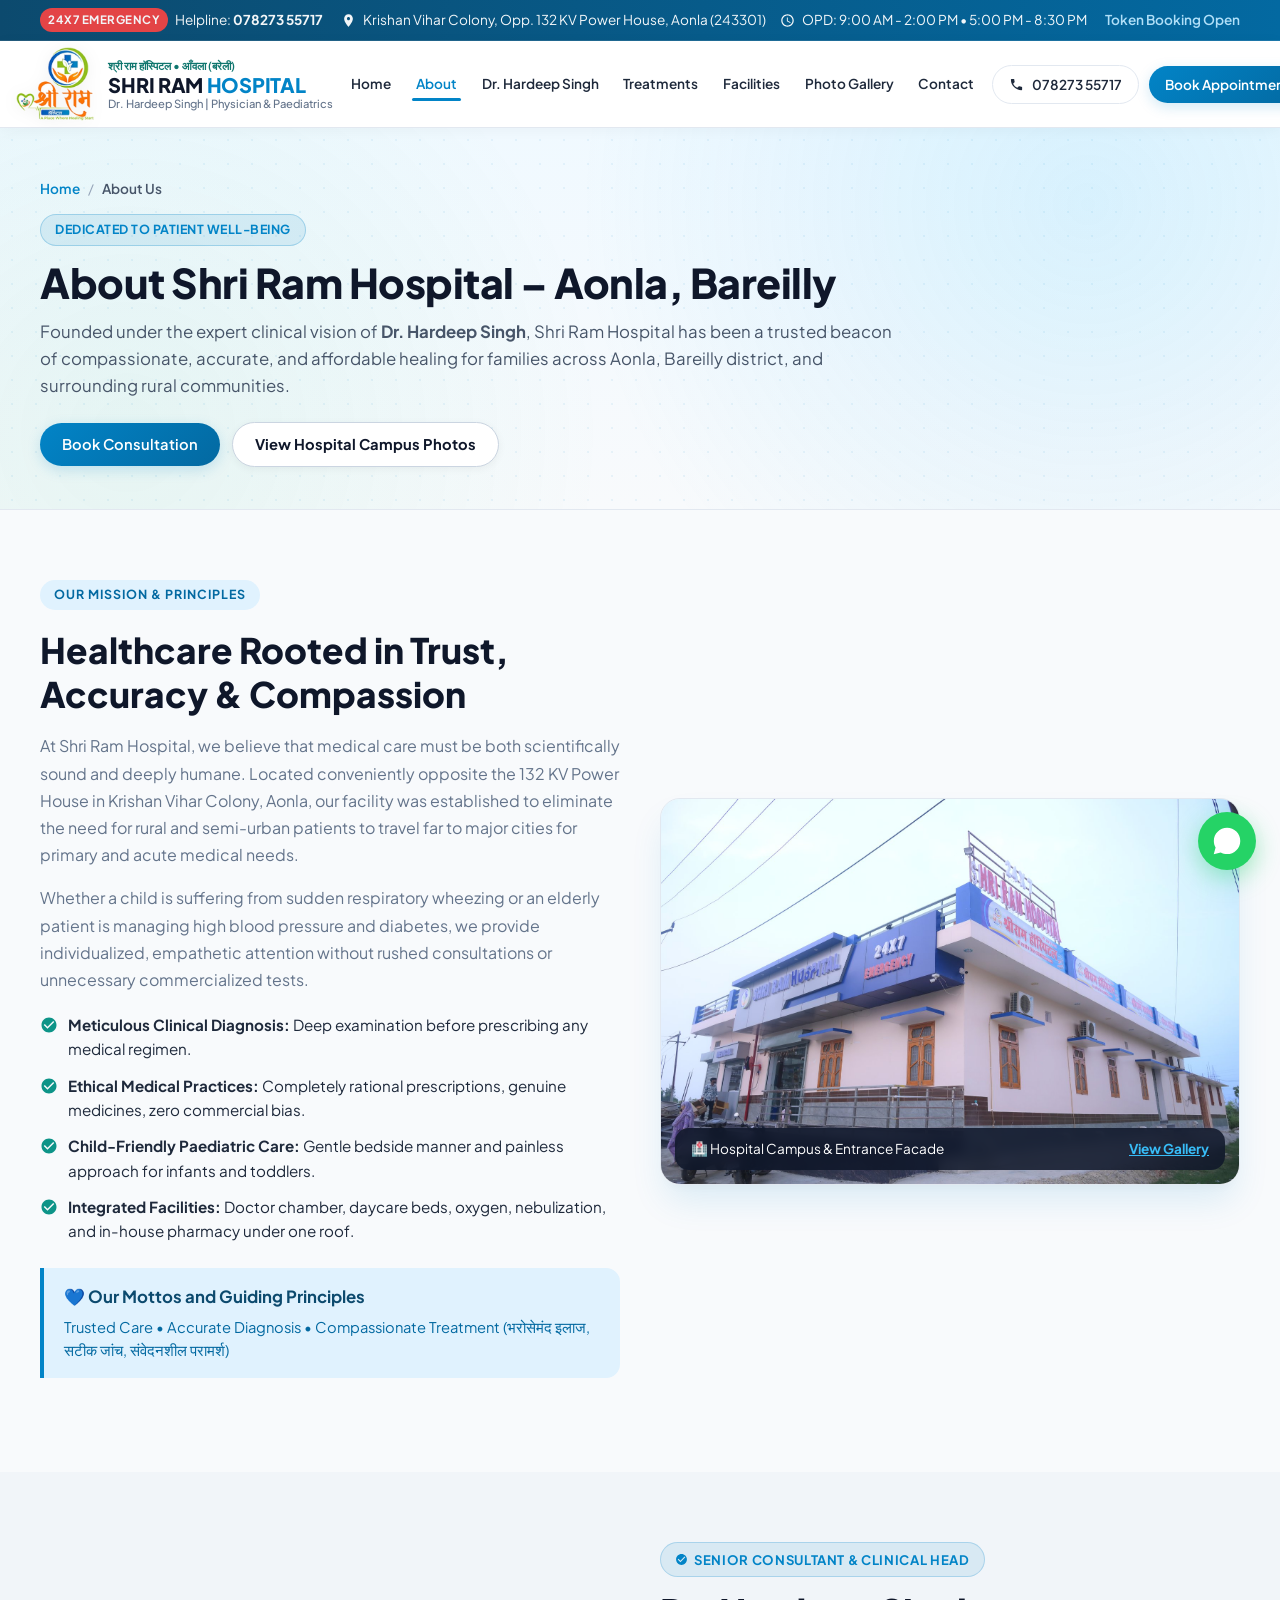
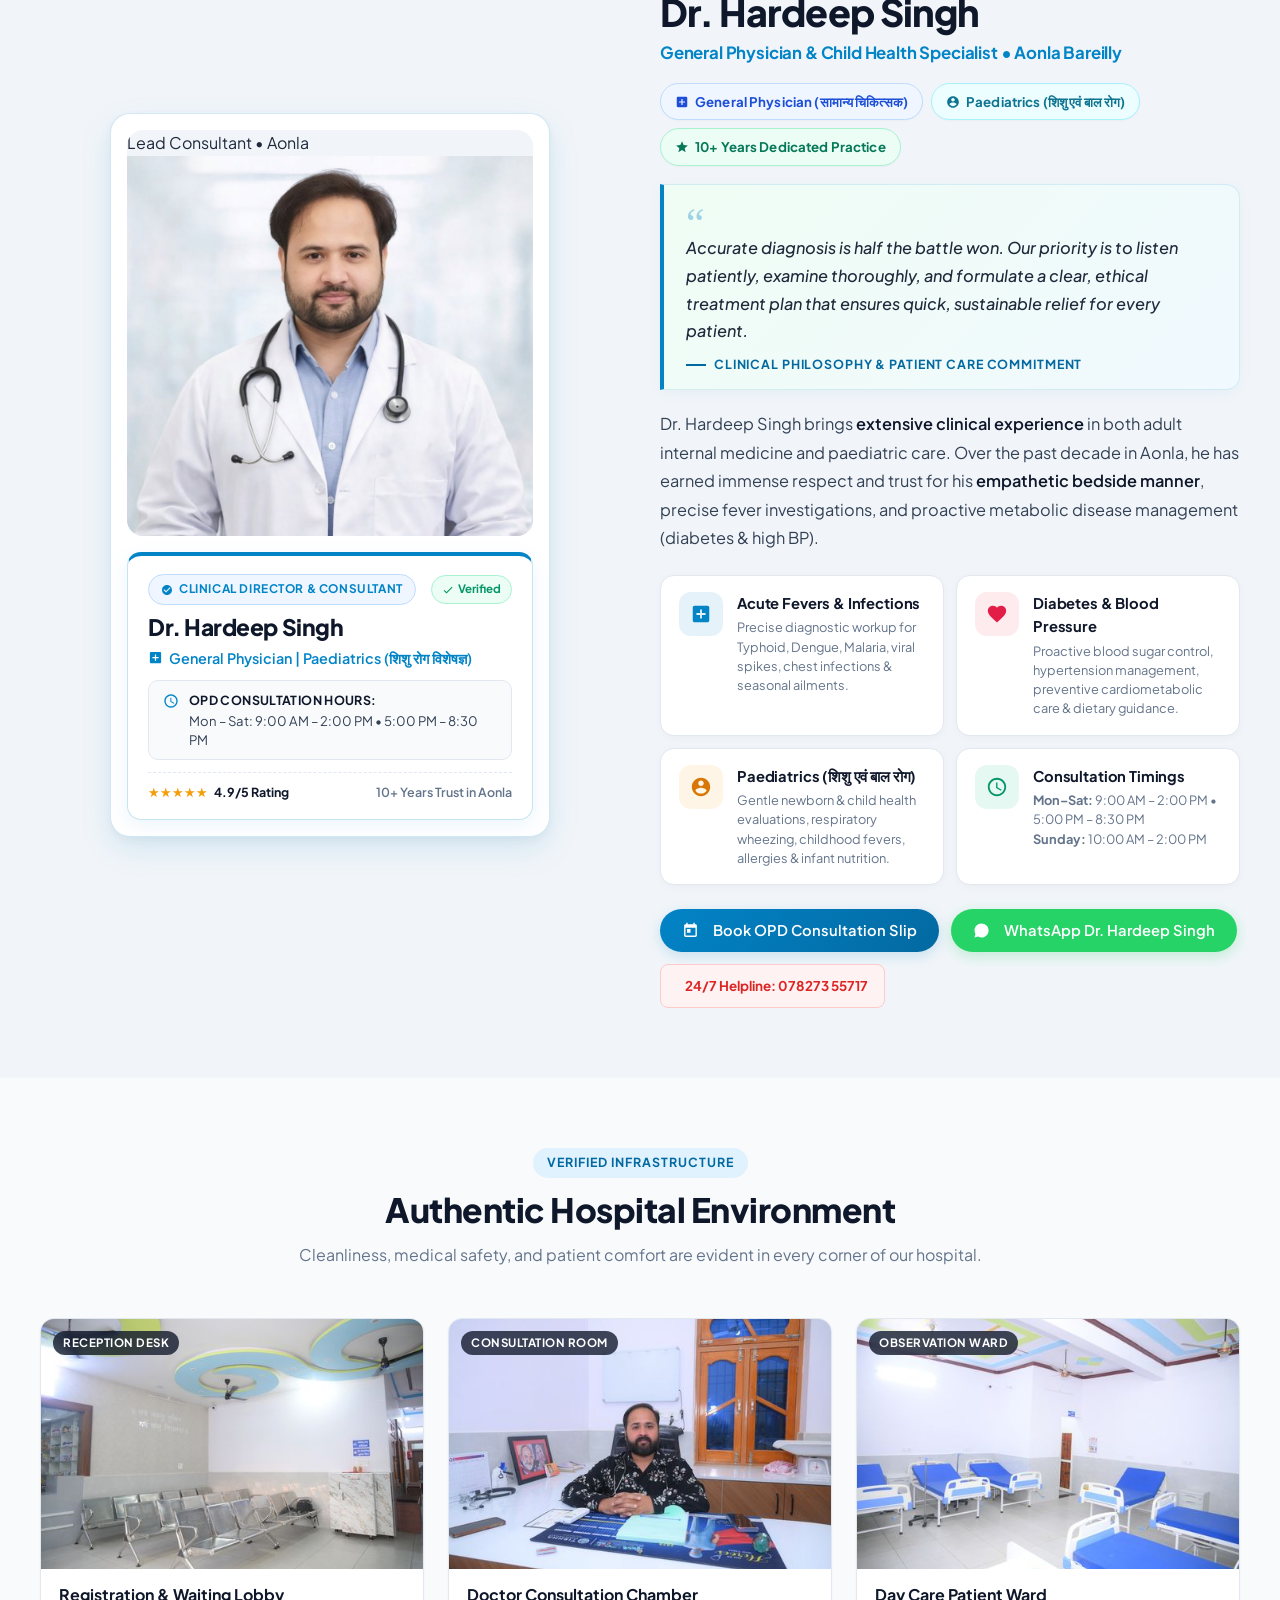
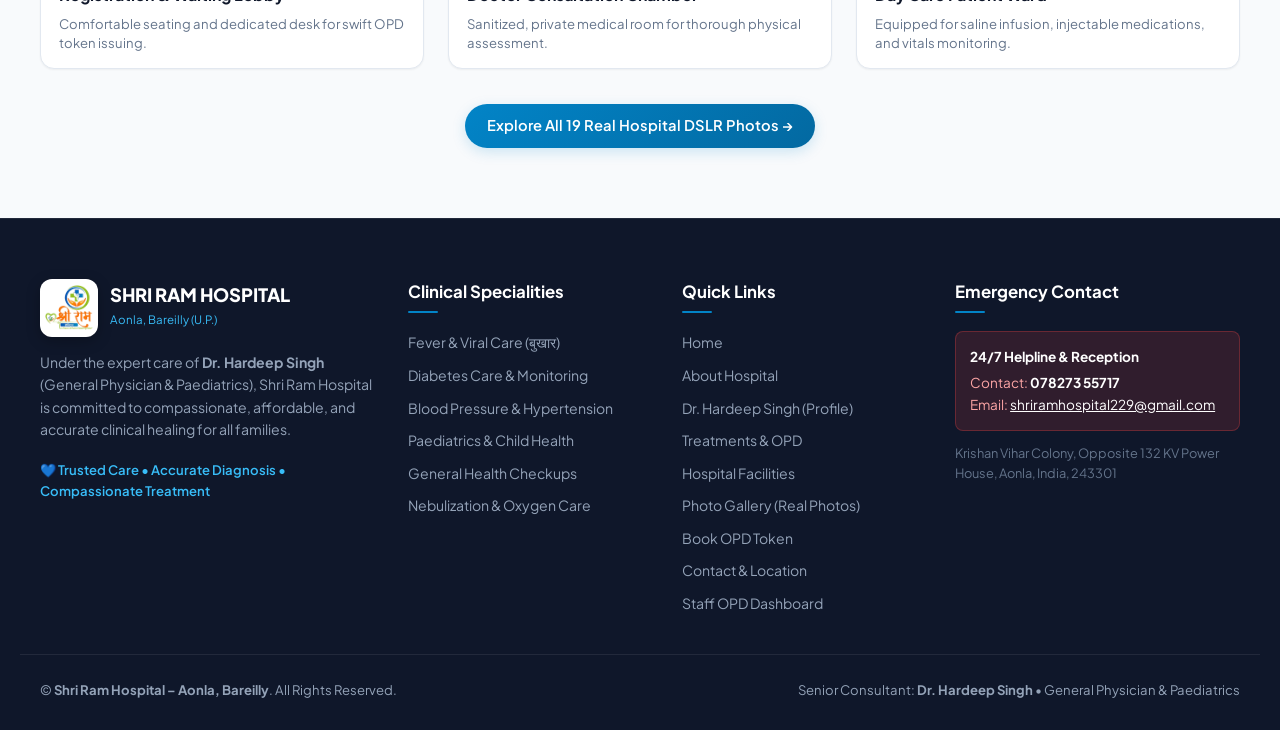
<file: about.html>
<!DOCTYPE html>
<html lang="en">
<head>
  <meta charset="UTF-8">
  <meta name="viewport" content="width=device-width, initial-scale=1.0, maximum-scale=5.0">
  <meta http-equiv="X-UA-Compatible" content="ie=edge">
  
  <title>About Us | Shri Ram Hospital – Aonla, Bareilly | Dr. Hardeep Singh</title>
  <meta name="description" content="Learn about Shri Ram Hospital in Aonla, Bareilly. Founded with a patient-first mission under Dr. Hardeep Singh (General Physician & Paediatrics). Trusted local healthcare facility with OPD, daycare, and pharmacy.">
  <meta name="keywords" content="About Shri Ram Hospital Aonla, Dr Hardeep Singh Aonla, Hospital History Aonla, Best hospital in Aonla Bareilly, Healthcare in Aonla, General Physician Aonla">
  <link rel="canonical" href="https://shriramhospitalaonla.in/about.php">

  <!-- Open Graph / Facebook -->
  <meta property="og:type" content="website">
  <meta property="og:url" content="https://shriramhospitalaonla.in/about.php">
  <meta property="og:title" content="About Shri Ram Hospital – Aonla, Bareilly | Dr. Hardeep Singh">
  <meta property="og:description" content="Patient-first, ethical medical care in Aonla, Bareilly. Discover our mission, clinical background, and real hospital facilities.">
  <meta property="og:image" content="assets/images/real/dsc_3530.jpg">

  <!-- Twitter -->
  <meta property="twitter:card" content="summary_large_image">
  <meta property="twitter:url" content="https://shriramhospitalaonla.in/about.php">
  <meta property="twitter:title" content="About Shri Ram Hospital – Aonla, Bareilly | Dr. Hardeep Singh">
  <meta property="twitter:description" content="Discover Shri Ram Hospital in Aonla, Bareilly. Dedicated to accurate diagnosis, compassionate care, and transparent healthcare.">
  <meta property="twitter:image" content="assets/images/real/dsc_3530.jpg">

  <!-- Favicon -->
    <link rel="icon" type="image/png" sizes="32x32" href="assets/images/favicon-32x32.png">
  <link rel="icon" type="image/png" sizes="64x64" href="assets/images/favicon.png">
  <link rel="icon" type="image/svg+xml" href="assets/images/shri_ram_hospital_aonla_bareilly_uttar_pradesh.svg">
  <link rel="apple-touch-icon" sizes="180x180" href="assets/images/apple-touch-icon.png">

  <!-- Google Fonts -->
  <link rel="preconnect" href="https://fonts.googleapis.com">
  <link rel="preconnect" href="https://fonts.gstatic.com" crossorigin>
  <link href="https://fonts.googleapis.com/css2?family=Noto+Sans+Devanagari:wght@400;500;600;700&family=Plus+Jakarta+Sans:wght@400;500;600;700;800&display=swap" rel="stylesheet">

  <!-- Main Stylesheet -->
  <link rel="stylesheet" href="assets/css/style.css?v=2.2">

  <!-- Schema.org Breadcrumb & AboutPage -->
  <script type="application/ld+json">
  {
    "@context": "https://schema.org",
    "@type": "AboutPage",
    "mainEntity": {
      "@type": "Hospital",
      "name": "Shri Ram Hospital – Aonla, Bareilly",
      "telephone": "+917827355717",
      "address": {
        "@type": "PostalAddress",
        "streetAddress": "Krishan Vihar Colony, Opposite 132 KV Power House",
        "addressLocality": "Aonla",
        "addressRegion": "Uttar Pradesh",
        "postalCode": "243301",
        "addressCountry": "IN"
      }
    },
    "breadcrumb": {
      "@type": "BreadcrumbList",
      "itemListElement": [
        {
          "@type": "ListItem",
          "position": 1,
          "name": "Home",
          "item": "https://shriramhospitalaonla.in/index.php"
        },
        {
          "@type": "ListItem",
          "position": 2,
          "name": "About Us",
          "item": "https://shriramhospitalaonla.in/about.php"
        }
      ]
    }
  }
  </script>
</head>
<body>

  <!-- ===================================================================
       1. TOP EMERGENCY & TIMINGS BAR
       =================================================================== -->
  <div class="topbar">
    <div class="container topbar-wrapper">
      <div class="topbar-left">
        <div class="topbar-item">
          <span class="emergency-tag">24x7 Emergency</span>
          <span>Helpline: <a href="tel:+917827355717" style="color: #ffffff; font-weight: 700;">078273 55717</a></span>
        </div>
        <div class="topbar-item">
          <svg viewBox="0 0 24 24"><path d="M12 2C8.13 2 5 5.13 5 9c0 5.25 7 13 7 13s7-7.75 7-13c0-3.87-3.13-7-7-7zm0 9.5c-1.38 0-2.5-1.12-2.5-2.5s1.12-2.5 2.5-2.5 2.5 1.12 2.5 2.5-1.12 2.5-2.5 2.5z"/></svg>
          <span>Krishan Vihar Colony, Opp. 132 KV Power House, Aonla (243301)</span>
        </div>
      </div>
      <div class="topbar-right">
        <div class="topbar-item">
          <svg viewBox="0 0 24 24"><path d="M11.99 2C6.47 2 2 6.48 2 12s4.47 10 9.99 10C17.52 22 22 17.52 22 12S17.52 2 11.99 2zM12 20c-4.42 0-8-3.58-8-8s3.58-8 8-8 8 3.58 8 8-3.58 8-8 8zm.5-13H11v6l5.25 3.15.75-1.23-4.5-2.67z"/></svg>
          <span>OPD: 9:00 AM - 2:00 PM &bull; 5:00 PM - 8:30 PM</span>
        </div>
        <div class="topbar-item">
          <a href="appointment.php" style="color: #bae6fd; font-weight: 600;">Token Booking Open</a>
        </div>
      </div>
    </div>
  </div>

  <!-- ===================================================================
       2. HEADER & NAVIGATION (STRICT SINGLE LINE)
       =================================================================== -->
  <header class="site-header">
    <div class="container header-wrapper">
      <!-- Brand Logo -->
      <a href="index.php" class="brand-logo" aria-label="Shri Ram Hospital Home">
        <img src="assets/images/shri_ram_hospital_aonla_bareilly_uttar_pradesh.png" alt="Shri Ram Hospital Aonla Bareilly Uttar Pradesh Logo" class="brand-logo-img" width="78" height="74">
        <div class="brand-text-col">
          <span class="brand-hindi">श्री राम हॉस्पिटल • आँवला (बरेली)</span>
          <span class="brand-title">SHRI RAM <span>HOSPITAL</span></span>
          <span class="brand-subtitle">Dr. Hardeep Singh | Physician & Paediatrics</span>
        </div>
      </a>

      <!-- Desktop Nav -->
      <nav class="nav-desktop">
        <a href="index.php" class="nav-link">Home</a>
        <a href="about.php" class="nav-link active">About</a>
        <a href="doctors.php" class="nav-link">Dr. Hardeep Singh</a>
        <a href="services.php" class="nav-link">Treatments</a>
        <a href="facilities.php" class="nav-link">Facilities</a>
        <a href="gallery.php" class="nav-link">Photo Gallery</a>
        <a href="contact.php" class="nav-link">Contact</a>
      </nav>

      <!-- Action CTA Buttons -->
      <div class="header-cta-group">
        <a href="tel:+917827355717" class="btn btn-outline btn-sm">
          <svg width="15" height="15" viewBox="0 0 24 24" fill="currentColor"><path d="M6.62 10.79c1.44 2.83 3.76 5.14 6.59 6.59l2.2-2.2c.27-.27.67-.36 1.02-.24 1.12.37 2.33.57 3.57.57.55 0 1 .45 1 1V20c0 .55-.45 1-1 1-9.39 0-17-7.61-17-17 0-.55.45-1 1-1h3.5c.55 0 1 .45 1 1 0 1.25.2 2.45.57 3.57.11.35.03.74-.25 1.02l-2.2 2.2z"/></svg>
          <span>078273 55717</span>
        </a>
        <a href="appointment.php" class="btn btn-primary btn-sm">
          <span>Book Appointment</span>
        </a>
      </div>

      <!-- Mobile Hamburger Toggle -->
      <button class="mobile-nav-toggle" aria-label="Toggle navigation menu">
        <span></span>
        <span></span>
        <span></span>
      </button>
    </div>
  </header>

  <!-- Mobile Drawer Backdrop & Drawer -->
  <div class="mobile-drawer-backdrop"></div>
  <aside class="mobile-nav-drawer">
    <div style="margin-bottom: 20px;">
      <span style="font-size: 0.8rem; font-weight: 700; color: var(--secondary-dark); text-transform: uppercase;">Shri Ram Hospital</span>
      <h3 style="font-size: 1.3rem; font-weight: 800; color: var(--dark);">Aonla, Bareilly</h3>
      <p style="font-size: 0.85rem; color: var(--text-muted);">Dr. Hardeep Singh (General Physician & Paediatrics)</p>
    </div>
    <div class="mobile-links">
      <a href="index.php" class="mobile-link">Home <span>&rarr;</span></a>
      <a href="about.php" class="mobile-link active">About Shri Ram Hospital <span>&rarr;</span></a>
      <a href="doctors.php" class="mobile-link">Dr. Hardeep Singh (Doctor Profile) <span>&rarr;</span></a>
      <a href="services.php" class="mobile-link">Treatments & Specialities <span>&rarr;</span></a>
      <a href="facilities.php" class="mobile-link">Hospital Facilities & Infrastructure <span>&rarr;</span></a>
      <a href="gallery.php" class="mobile-link">Real Photo Gallery (19 Photos) <span>&rarr;</span></a>
      <a href="appointment.php" class="mobile-link">Book OPD Token <span>&rarr;</span></a>
      <a href="contact.php" class="mobile-link">Contact & Directions <span>&rarr;</span></a>
    </div>
    <div style="display: flex; flex-direction: column; gap: 10px; margin-top: auto;">
      <a href="tel:+917827355717" class="btn btn-outline" style="width: 100%;">
        📞 Call Hospital: 078273 55717
      </a>
      <a href="appointment.php" class="btn btn-primary" style="width: 100%;">
        📅 Book OPD Appointment
      </a>
    </div>
  </aside>

  <!-- ===================================================================
       3. SUBPAGE HERO & BREADCRUMBS
       =================================================================== -->
  <section class="subpage-hero">
    <div class="container">
      <div class="subpage-hero-inner">
        <nav class="breadcrumb" aria-label="Breadcrumbs">
          <a href="index.php">Home</a>
          <span class="separator">/</span>
          <span class="current">About Us</span>
        </nav>
        <span class="subpage-badge">Dedicated to Patient Well-Being</span>
        <h1 class="subpage-title">About Shri Ram Hospital – Aonla, Bareilly</h1>
        <p class="subpage-desc">
          Founded under the expert clinical vision of <strong>Dr. Hardeep Singh</strong>, Shri Ram Hospital has been a trusted beacon of compassionate, accurate, and affordable healing for families across Aonla, Bareilly district, and surrounding rural communities.
        </p>
        <div class="subpage-cta-row">
          <a href="appointment.php" class="btn btn-primary">Book Consultation</a>
          <a href="gallery.php" class="btn btn-outline" >View Hospital Campus Photos</a>
        </div>
      </div>
    </div>
  </section>

  <!-- ===================================================================
       4. HOSPITAL MISSION & STORY
       =================================================================== -->
  <section class="content-section">
    <div class="container">
      <div class="grid-2col">
        <div>
          <span class="section-badge">Our Mission & Principles</span>
          <h2 style="font-size: 2.2rem; font-weight: 800; color: var(--dark); margin: 8px 0 16px; line-height: 1.25;">
            Healthcare Rooted in <span class="highlight-blue">Trust, Accuracy</span> & Compassion
          </h2>
          <p style="color: var(--text-muted); font-size: 1rem; line-height: 1.7; margin-bottom: 16px;">
            At Shri Ram Hospital, we believe that medical care must be both scientifically sound and deeply humane. Located conveniently opposite the 132 KV Power House in Krishan Vihar Colony, Aonla, our facility was established to eliminate the need for rural and semi-urban patients to travel far to major cities for primary and acute medical needs.
          </p>
          <p style="color: var(--text-muted); font-size: 1rem; line-height: 1.7; margin-bottom: 20px;">
            Whether a child is suffering from sudden respiratory wheezing or an elderly patient is managing high blood pressure and diabetes, we provide individualized, empathetic attention without rushed consultations or unnecessary commercialized tests.
          </p>

          <div class="feature-check-list">
            <div class="feature-check-item">
              <svg viewBox="0 0 24 24" fill="currentColor"><path d="M12 2C6.48 2 2 6.48 2 12s4.48 10 10 10 10-4.48 10-10S17.52 2 12 2zm-2 15l-5-5 1.41-1.41L10 14.17l7.59-7.59L19 8l-9 9z"/></svg>
              <span><strong>Meticulous Clinical Diagnosis:</strong> Deep examination before prescribing any medical regimen.</span>
            </div>
            <div class="feature-check-item">
              <svg viewBox="0 0 24 24" fill="currentColor"><path d="M12 2C6.48 2 2 6.48 2 12s4.48 10 10 10 10-4.48 10-10S17.52 2 12 2zm-2 15l-5-5 1.41-1.41L10 14.17l7.59-7.59L19 8l-9 9z"/></svg>
              <span><strong>Ethical Medical Practices:</strong> Completely rational prescriptions, genuine medicines, zero commercial bias.</span>
            </div>
            <div class="feature-check-item">
              <svg viewBox="0 0 24 24" fill="currentColor"><path d="M12 2C6.48 2 2 6.48 2 12s4.48 10 10 10 10-4.48 10-10S17.52 2 12 2zm-2 15l-5-5 1.41-1.41L10 14.17l7.59-7.59L19 8l-9 9z"/></svg>
              <span><strong>Child-Friendly Paediatric Care:</strong> Gentle bedside manner and painless approach for infants and toddlers.</span>
            </div>
            <div class="feature-check-item">
              <svg viewBox="0 0 24 24" fill="currentColor"><path d="M12 2C6.48 2 2 6.48 2 12s4.48 10 10 10 10-4.48 10-10S17.52 2 12 2zm-2 15l-5-5 1.41-1.41L10 14.17l7.59-7.59L19 8l-9 9z"/></svg>
              <span><strong>Integrated Facilities:</strong> Doctor chamber, daycare beds, oxygen, nebulization, and in-house pharmacy under one roof.</span>
            </div>
          </div>

          <div class="info-box-highlight">
            <h4>💙 Our Mottos and Guiding Principles</h4>
            <p>Trusted Care &bull; Accurate Diagnosis &bull; Compassionate Treatment (भरोसेमंद इलाज, सटीक जांच, संवेदनशील परामर्श)</p>
          </div>
        </div>

        <div>
          <!-- Real Hospital Building Photo Frame -->
          <div class="photo-card-frame">
            <img src="assets/images/real/dsc_3530.jpg" alt="Shri Ram Hospital Building Campus, Aonla Bareilly">
            <div class="photo-caption-tag">
              <span>🏥 Hospital Campus &amp; Entrance Facade</span>
              <a href="gallery.php" style="color: #38bdf8; font-weight: 700; text-decoration: underline;">View Gallery</a>
            </div>
          </div>
        </div>
      </div>
    </div>
  </section>

  <!-- ===================================================================
       5. LEADERSHIP & CLINICAL HEAD: DR. HARDEEP SINGH
       =================================================================== -->
  <section class="section section-alt">
    <div class="container">
      <div class="grid-2col">
        <div>
          <!-- Doctor Portrait Card -->
          <div class="hero-doctor-card" style="max-width: 440px; margin: 0 auto;">
            <div class="doctor-img-wrapper">
              <span class="doc-live-status">
                <span class="status-dot"></span>
                Lead Consultant &bull; Aonla
              </span>
              <img src="assets/images/dr-hardeep-singh.jpg" alt="Dr. Hardeep Singh - Shri Ram Hospital Aonla Bareilly">
            </div>
            <div class="doctor-info-overlay">
              <div class="doc-overlay-top">
                <span class="doc-badge-pill">
                  <svg width="12" height="12" viewBox="0 0 24 24" fill="currentColor"><path d="M12 2C6.48 2 2 6.48 2 12s4.48 10 10 10 10-4.48 10-10S17.52 2 12 2zm-2 15l-5-5 1.41-1.41L10 14.17l7.59-7.59L19 8l-9 9z"/></svg>
                  Clinical Director &amp; Consultant
                </span>
                <span class="doc-verified-badge" title="Verified Medical Practitioner">
                  <svg width="12" height="12" viewBox="0 0 24 24" fill="currentColor"><path d="M9 16.17L4.83 12l-1.42 1.41L9 19 21 7l-1.41-1.41z"/></svg>
                  Verified
                </span>
              </div>
              <h3 class="doc-name">Dr. Hardeep Singh</h3>
              <p class="doc-specialty">
                <svg width="15" height="15" viewBox="0 0 24 24" fill="currentColor"><path d="M19 3H5c-1.1 0-2 .9-2 2v14c0 1.1.9 2 2 2h14c1.1 0 2-.9 2-2V5c0-1.1-.9-2-2-2zm-2 10h-4v4h-2v-4H7v-2h4V7h2v4h4v2z"/></svg>
                General Physician | Paediatrics (शिशु रोग विशेषज्ञ)
              </p>
              <div class="doc-timings-quick">
                <svg width="16" height="16" viewBox="0 0 24 24" fill="currentColor"><path d="M11.99 2C6.47 2 2 6.48 2 12s4.47 10 9.99 10C17.52 22 22 17.52 22 12S17.52 2 11.99 2zM12 20c-4.42 0-8-3.58-8-8s3.58-8 8-8 8 3.58 8 8-3.58 8-8 8zm.5-13H11v6l5.25 3.15.75-1.23-4.5-2.67z"/></svg>
                <div>
                  <strong>OPD Consultation Hours:</strong>
                  <span>Mon &ndash; Sat: 9:00 AM &ndash; 2:00 PM &bull; 5:00 PM &ndash; 8:30 PM</span>
                </div>
              </div>
              <div class="doc-overlay-trust">
                <div class="doc-rating-stars">★★★★★ <span>4.9/5 Rating</span></div>
                <div class="doc-trust-text">10+ Years Trust in Aonla</div>
              </div>
            </div>
          </div>
        </div>

        <div>
          <div class="doc-header-block">
            <span class="doc-header-badge">
              <svg width="13" height="13" viewBox="0 0 24 24" fill="currentColor"><path d="M12 2C6.48 2 2 6.48 2 12s4.48 10 10 10 10-4.48 10-10S17.52 2 12 2zm-2 15l-5-5 1.41-1.41L10 14.17l7.59-7.59L19 8l-9 9z"/></svg>
              Senior Consultant &amp; Clinical Head
            </span>
            <h2 class="doc-section-title">
              Dr. Hardeep Singh
            </h2>
            <p class="doc-lead-role">General Physician &amp; Child Health Specialist &bull; Aonla Bareilly</p>
          </div>

          <!-- Credential Badges Row -->
          <div class="doc-creds-pills">
            <span class="doc-cred-tag tag-blue">
              <svg width="14" height="14" viewBox="0 0 24 24" fill="currentColor"><path d="M19 3H5c-1.1 0-2 .9-2 2v14c0 1.1.9 2 2 2h14c1.1 0 2-.9 2-2V5c0-1.1-.9-2-2-2zm-2 10h-4v4h-2v-4H7v-2h4V7h2v4h4v2z"/></svg>
              General Physician (सामान्य चिकित्सक)
            </span>
            <span class="doc-cred-tag tag-cyan">
              <svg width="14" height="14" viewBox="0 0 24 24" fill="currentColor"><path d="M12 2C6.48 2 2 6.48 2 12s4.48 10 10 10 10-4.48 10-10S17.52 2 12 2zm0 3c1.66 0 3 1.34 3 3s-1.34 3-3 3-3-1.34-3-3 1.34-3 3-3zm0 14.2c-2.5 0-4.71-1.28-6-3.22.03-1.99 4-3.08 6-3.08 1.99 0 5.97 1.09 6 3.08-1.29 1.94-3.5 3.22-6 3.22z"/></svg>
              Paediatrics (शिशु एवं बाल रोग)
            </span>
            <span class="doc-cred-tag tag-emerald">
              <svg width="14" height="14" viewBox="0 0 24 24" fill="currentColor"><path d="M12 17.27L18.18 21l-1.64-7.03L22 9.24l-7.19-.61L12 2 9.19 8.63 2 9.24l5.46 4.73L5.82 21z"/></svg>
              10+ Years Dedicated Practice
            </span>
          </div>

          <!-- Doctor Philosophy Quote -->
          <div class="doc-philosophy-card">
            <div class="quote-icon">&ldquo;</div>
            <p class="quote-text">
              Accurate diagnosis is half the battle won. Our priority is to listen patiently, examine thoroughly, and formulate a clear, ethical treatment plan that ensures quick, sustainable relief for every patient.
            </p>
            <div class="quote-author">
              <span class="author-line"></span>
              Clinical Philosophy &amp; Patient Care Commitment
            </div>
          </div>

          <p class="doc-bio-desc">
            Dr. Hardeep Singh brings <strong>extensive clinical experience</strong> in both adult internal medicine and paediatric care. Over the past decade in Aonla, he has earned immense respect and trust for his <strong>empathetic bedside manner</strong>, precise fever investigations, and proactive metabolic disease management (diabetes &amp; high BP).
          </p>

          <!-- 2x2 Structured Clinical Cards -->
          <div class="doc-expert-grid">
            <div class="doc-expert-card">
              <div class="doc-card-icon icon-blue">
                <svg width="22" height="22" viewBox="0 0 24 24" fill="currentColor"><path d="M19 3H5c-1.1 0-2 .9-2 2v14c0 1.1.9 2 2 2h14c1.1 0 2-.9 2-2V5c0-1.1-.9-2-2-2zm-2 10h-4v4h-2v-4H7v-2h4V7h2v4h4v2z"/></svg>
              </div>
              <div class="doc-card-body">
                <h4>Acute Fevers &amp; Infections</h4>
                <p>Precise diagnostic workup for Typhoid, Dengue, Malaria, viral spikes, chest infections &amp; seasonal ailments.</p>
              </div>
            </div>

            <div class="doc-expert-card">
              <div class="doc-card-icon icon-rose">
                <svg width="22" height="22" viewBox="0 0 24 24" fill="currentColor"><path d="M12 21.35l-1.45-1.32C5.4 15.36 2 12.28 2 8.5 2 5.42 4.42 3 7.5 3c1.74 0 3.41.81 4.5 2.09C13.09 3.81 14.76 3 16.5 3 19.58 3 22 5.42 22 8.5c0 3.78-3.4 6.86-8.55 11.54L12 21.35z"/></svg>
              </div>
              <div class="doc-card-body">
                <h4>Diabetes &amp; Blood Pressure</h4>
                <p>Proactive blood sugar control, hypertension management, preventive cardiometabolic care &amp; dietary guidance.</p>
              </div>
            </div>

            <div class="doc-expert-card">
              <div class="doc-card-icon icon-amber">
                <svg width="22" height="22" viewBox="0 0 24 24" fill="currentColor"><path d="M12 2C6.48 2 2 6.48 2 12s4.48 10 10 10 10-4.48 10-10S17.52 2 12 2zm0 3c1.66 0 3 1.34 3 3s-1.34 3-3 3-3-1.34-3-3 1.34-3 3-3zm0 14.2c-2.5 0-4.71-1.28-6-3.22.03-1.99 4-3.08 6-3.08 1.99 0 5.97 1.09 6 3.08-1.29 1.94-3.5 3.22-6 3.22z"/></svg>
              </div>
              <div class="doc-card-body">
                <h4>Paediatrics (शिशु एवं बाल रोग)</h4>
                <p>Gentle newborn &amp; child health evaluations, respiratory wheezing, childhood fevers, allergies &amp; infant nutrition.</p>
              </div>
            </div>

            <div class="doc-expert-card">
              <div class="doc-card-icon icon-emerald">
                <svg width="22" height="22" viewBox="0 0 24 24" fill="currentColor"><path d="M11.99 2C6.47 2 2 6.48 2 12s4.47 10 9.99 10C17.52 22 22 17.52 22 12S17.52 2 11.99 2zM12 20c-4.42 0-8-3.58-8-8s3.58-8 8-8 8 3.58 8 8-3.58 8-8 8zm.5-13H11v6l5.25 3.15.75-1.23-4.5-2.67z"/></svg>
              </div>
              <div class="doc-card-body">
                <h4>Consultation Timings</h4>
                <p><strong>Mon&ndash;Sat:</strong> 9:00 AM &ndash; 2:00 PM &bull; 5:00 PM &ndash; 8:30 PM<br><strong>Sunday:</strong> 10:00 AM &ndash; 2:00 PM</p>
              </div>
            </div>
          </div>

          <!-- Direct Actions -->
          <div class="doc-cta-group">
            <a href="appointment.php" class="btn btn-primary">
              <svg width="17" height="17" viewBox="0 0 24 24" fill="currentColor" style="margin-right: 6px;"><path d="M19 3h-1V1h-2v2H8V1H6v2H5c-1.11 0-1.99.9-1.99 2L3 19c0 1.1.89 2 2 2h14c1.1 0 2-.9 2-2V5c0-1.1-.9-2-2-2zm0 16H5V8h14v11zM7 10h5v5H7z"/></svg>
              Book OPD Consultation Slip
            </a>
            <a href="https://wa.me/917827355717?text=Namaste%20Dr.%20Hardeep%20Singh%20Ji%2C%20I%20want%20to%20consult%20at%20Shri%20Ram%20Hospital%20Aonla." target="_blank" class="btn btn-whatsapp">
              <svg width="17" height="17" viewBox="0 0 24 24" fill="currentColor" style="margin-right: 6px;"><path d="M12.04 2c-5.46 0-9.91 4.45-9.91 9.91 0 1.75.46 3.45 1.32 4.95L2.05 22l5.25-1.38c1.45.79 3.08 1.21 4.74 1.21 5.46 0 9.91-4.45 9.91-9.91 0-2.65-1.03-5.14-2.9-7.01A9.816 9.816 0 0 0 12.04 2z"/></svg>
              WhatsApp Dr. Hardeep Singh
            </a>
            <a href="tel:07827355717" class="doc-emergency-pill">
              <span class="status-dot" style="background: #dc2626;"></span>
              24/7 Helpline: 078273 55717
            </a>
          </div>
        </div>
      </div>
    </div>
  </section>

  <!-- ===================================================================
       6. REAL HOSPITAL PHOTO HIGHLIGHTS
       =================================================================== -->
  <section class="section">
    <div class="container">
      <div class="section-header">
        <span class="section-badge">Verified Infrastructure</span>
        <h2 class="section-title">Authentic Hospital Environment</h2>
        <p class="section-subtitle">
          Cleanliness, medical safety, and patient comfort are evident in every corner of our hospital.
        </p>
      </div>

      <div class="gallery-grid">
        <div class="gallery-card" data-full="assets/images/real/dsc_3496.jpg">
          <div class="gallery-card-thumb-wrap">
            <img src="assets/images/real/dsc_3496_thumb.jpg" alt="Shri Ram Hospital Reception Area" class="gallery-card-thumb" loading="lazy">
            <span class="gallery-card-category">Reception Desk</span>
          </div>
          <div class="gallery-card-body">
            <h3 class="gallery-card-title">Registration &amp; Waiting Lobby</h3>
            <p class="gallery-card-desc">Comfortable seating and dedicated desk for swift OPD token issuing.</p>
          </div>
        </div>

        <div class="gallery-card" data-full="assets/images/real/dsc_3522.jpg">
          <div class="gallery-card-thumb-wrap">
            <img src="assets/images/real/dsc_3522_thumb.jpg" alt="Dr Hardeep Singh Consultation Chamber" class="gallery-card-thumb" loading="lazy">
            <span class="gallery-card-category">Consultation Room</span>
          </div>
          <div class="gallery-card-body">
            <h3 class="gallery-card-title">Doctor Consultation Chamber</h3>
            <p class="gallery-card-desc">Sanitized, private medical room for thorough physical assessment.</p>
          </div>
        </div>

        <div class="gallery-card" data-full="assets/images/real/dsc_3502.jpg">
          <div class="gallery-card-thumb-wrap">
            <img src="assets/images/real/dsc_3502_thumb.jpg" alt="Daycare Ward Beds at Shri Ram Hospital" class="gallery-card-thumb" loading="lazy">
            <span class="gallery-card-category">Observation Ward</span>
          </div>
          <div class="gallery-card-body">
            <h3 class="gallery-card-title">Day Care Patient Ward</h3>
            <p class="gallery-card-desc">Equipped for saline infusion, injectable medications, and vitals monitoring.</p>
          </div>
        </div>
      </div>

      <div style="text-align: center; margin-top: 35px;">
        <a href="gallery.php" class="btn btn-primary">
          Explore All 19 Real Hospital DSLR Photos &rarr;
        </a>
      </div>
    </div>
  </section>

  <!-- ===================================================================
       7. FOOTER
       =================================================================== -->
  <footer class="site-footer">
    <div class="container footer-grid">
      <div>
        <div style="display: flex; align-items: center; gap: 12px; margin-bottom: 14px;">
          <img src="assets/images/shri_ram_hospital_aonla_bareilly_uttar_pradesh.png" alt="Shri Ram Hospital Logo" class="footer-logo-img" width="58" height="58">
          <div>
            <h4 style="color: #ffffff; font-size: 1.15rem; font-weight: 800; line-height: 1.1;">SHRI RAM HOSPITAL</h4>
            <span style="font-size: 0.72rem; color: #38bdf8;">Aonla, Bareilly (U.P.)</span>
          </div>
        </div>
        <p class="footer-desc">
          Under the expert care of <strong>Dr. Hardeep Singh</strong> (General Physician & Paediatrics), Shri Ram Hospital is committed to compassionate, affordable, and accurate clinical healing for all families.
        </p>
        <div style="font-size: 0.82rem; color: #38bdf8; font-weight: 600;">
          💙 Trusted Care &bull; Accurate Diagnosis &bull; Compassionate Treatment
        </div>
      </div>

      <div>
        <h4 class="footer-col-title">Clinical Specialities</h4>
        <div class="footer-links">
          <a href="services.php#fever">Fever &amp; Viral Care (बुखार)</a>
          <a href="services.php#diabetes">Diabetes Care &amp; Monitoring</a>
          <a href="services.php#bp">Blood Pressure &amp; Hypertension</a>
          <a href="services.php#paediatrics">Paediatrics &amp; Child Health</a>
          <a href="services.php#checkup">General Health Checkups</a>
          <a href="facilities.php">Nebulization &amp; Oxygen Care</a>
        </div>
      </div>

      <div>
        <h4 class="footer-col-title">Quick Links</h4>
        <div class="footer-links">
          <a href="index.php">Home</a>
          <a href="about.php">About Hospital</a>
          <a href="doctors.php">Dr. Hardeep Singh (Profile)</a>
          <a href="services.php">Treatments &amp; OPD</a>
          <a href="facilities.php">Hospital Facilities</a>
          <a href="gallery.php">Photo Gallery (Real Photos)</a>
          <a href="appointment.php">Book OPD Token</a>
          <a href="contact.php">Contact &amp; Location</a>
          <a href="admin.php">Staff OPD Dashboard</a>
        </div>
      </div>

      <div>
        <h4 class="footer-col-title">Emergency Contact</h4>
        <div class="footer-emergency-alert">
          <strong>24/7 Helpline &amp; Reception</strong>
          Contact: <a href="tel:+917827355717" style="color: #ffffff; font-weight: 700;">078273 55717</a><br>
          Email: <a href="mailto:shriramhospital229@gmail.com" style="color: #ffffff; text-decoration: underline;">shriramhospital229@gmail.com</a>
        </div>
        <p style="font-size: 0.8rem; margin-top: 12px; color: #64748b;">
          Krishan Vihar Colony, Opposite 132 KV Power House, Aonla, India, 243301
        </p>
      </div>
    </div>

    <div class="container footer-bottom">
      <div>
        &copy; <?= date('Y') ?> <strong>Shri Ram Hospital – Aonla, Bareilly</strong>. All Rights Reserved.
      </div>
      <div>
        Senior Consultant: <strong>Dr. Hardeep Singh</strong> &bull; General Physician &amp; Paediatrics
      </div>
    </div>
  </footer>

  <!-- Floating WhatsApp -->
  <a href="https://wa.me/917827355717?text=Namaste%20Dr.%20Hardeep%20Singh%20Ji%2C%20I%20want%20to%20consult%20at%20Shri%20Ram%20Hospital%20Aonla." 
     target="_blank" 
     class="floating-whatsapp" 
     aria-label="Chat on WhatsApp with Shri Ram Hospital">
    <svg viewBox="0 0 24 24"><path d="M12.04 2c-5.46 0-9.91 4.45-9.91 9.91 0 1.75.46 3.45 1.32 4.95L2.05 22l5.25-1.38c1.45.79 3.08 1.21 4.74 1.21 5.46 0 9.91-4.45 9.91-9.91 0-2.65-1.03-5.14-2.9-7.01A9.816 9.816 0 0 0 12.04 2z"/></svg>
  </a>

  <!-- Mobile Sticky Bar -->
  <div class="mobile-bottom-bar">
    <a href="tel:+917827355717" class="mobile-bar-btn call-btn">
      <svg viewBox="0 0 24 24" fill="currentColor"><path d="M6.62 10.79c1.44 2.83 3.76 5.14 6.59 6.59l2.2-2.2c.27-.27.67-.36 1.02-.24 1.12.37 2.33.57 3.57.57.55 0 1 .45 1 1V20c0 .55-.45 1-1 1-9.39 0-17-7.61-17-17 0-.55.45-1 1-1h3.5c.55 0 1 .45 1 1 0 1.25.2 2.45.57 3.57.11.35.03.74-.25 1.02l-2.2 2.2z"/></svg>
      <span>Call</span>
    </a>
    <a href="https://wa.me/917827355717?text=Namaste%20Dr.%20Hardeep%20Singh%20Ji%2C%20I%20want%20to%20consult%20at%20Shri%20Ram%20Hospital%20Aonla." target="_blank" class="mobile-bar-btn wa-btn">
      <svg viewBox="0 0 24 24" fill="currentColor"><path d="M12.04 2c-5.46 0-9.91 4.45-9.91 9.91 0 1.75.46 3.45 1.32 4.95L2.05 22l5.25-1.38c1.45.79 3.08 1.21 4.74 1.21 5.46 0 9.91-4.45 9.91-9.91 0-2.65-1.03-5.14-2.9-7.01A9.816 9.816 0 0 0 12.04 2z"/></svg>
      <span>WhatsApp</span>
    </a>
    <a href="appointment.php" class="mobile-bar-btn book-btn">
      <svg viewBox="0 0 24 24" fill="currentColor"><path d="M19 3h-1V1h-2v2H8V1H6v2H5c-1.11 0-1.99.9-1.99 2L3 19c0 1.1.89 2 2 2h14c1.1 0 2-.9 2-2V5c0-1.1-.9-2-2-2zm0 16H5V8h14v11z"/></svg>
      <span>Book OPD</span>
    </a>
    <a href="gallery.php" class="mobile-bar-btn">
      <svg viewBox="0 0 24 24" fill="currentColor"><path d="M21 19V5c0-1.1-.9-2-2-2H5c-1.1 0-2 .9-2 2v14c0 1.1.9 2 2 2h14c1.1 0 2-.9 2-2zM8.5 13.5l2.5 3.01L14.5 12l4.5 6H5l3.5-4.5z"/></svg>
      <span>Photos</span>
    </a>
    <a href="contact.php" class="mobile-bar-btn">
      <svg viewBox="0 0 24 24" fill="currentColor"><path d="M12 2C8.13 2 5 5.13 5 9c0 5.25 7 13 7 13s7-7.75 7-13c0-3.87-3.13-7-7-7zm0 9.5c-1.38 0-2.5-1.12-2.5-2.5s1.12-2.5 2.5-2.5 2.5 1.12 2.5 2.5-1.12 2.5-2.5 2.5z"/></svg>
      <span>Location</span>
    </a>
  </div>

  <!-- JavaScript -->
  <script src="assets/js/main.js"></script>
</body>
</html>
</file>
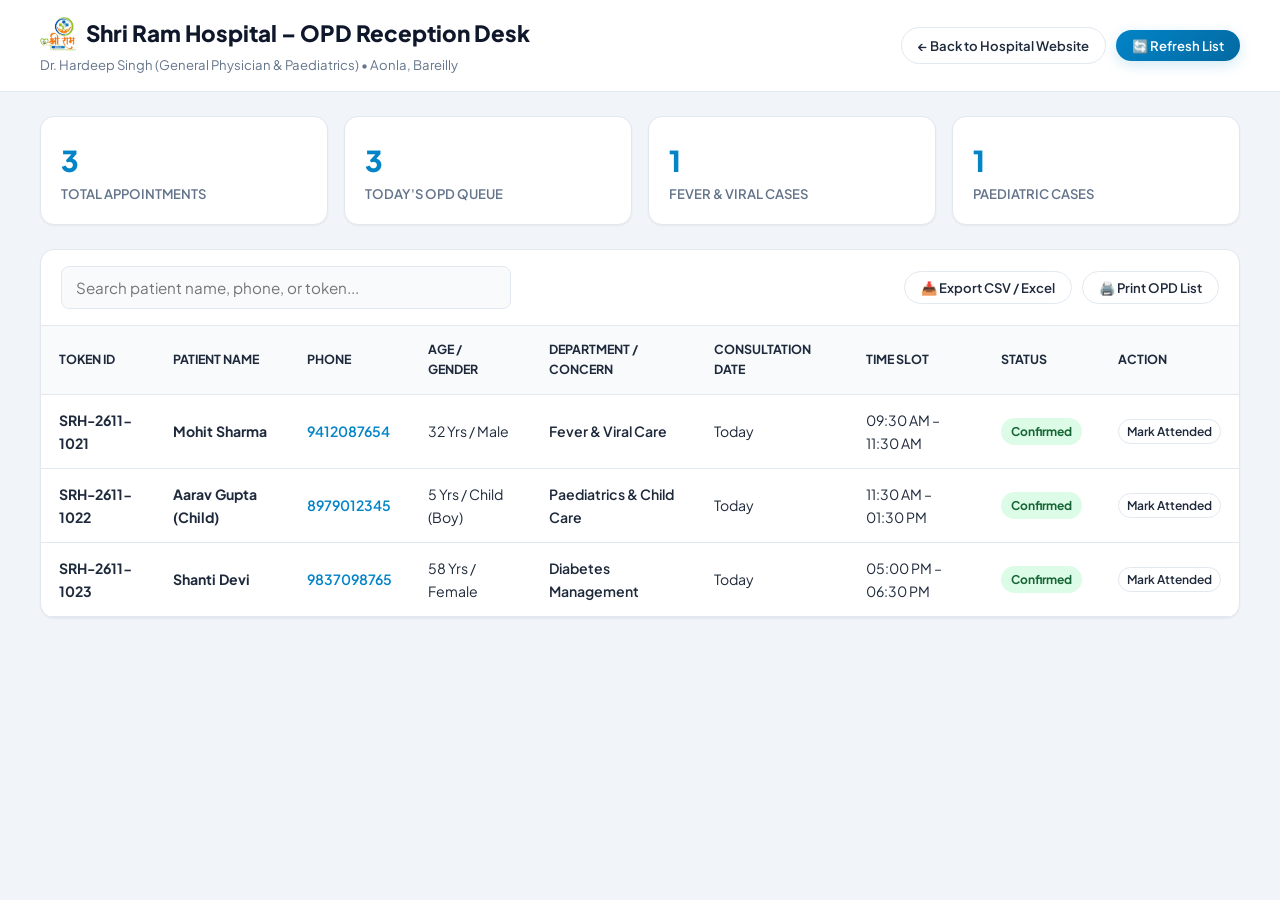
<file: admin.html>
<!DOCTYPE html>
<html lang="en">
<head>
  <meta charset="UTF-8">
  <meta name="viewport" content="width=device-width, initial-scale=1.0">
  <title>Reception OPD Dashboard | Shri Ram Hospital – Aonla, Bareilly</title>
    <link rel="icon" type="image/png" sizes="32x32" href="assets/images/favicon-32x32.png">
  <link rel="icon" type="image/png" sizes="64x64" href="assets/images/favicon.png">
  <link rel="icon" type="image/svg+xml" href="assets/images/shri_ram_hospital_aonla_bareilly_uttar_pradesh.svg">
  <link rel="apple-touch-icon" sizes="180x180" href="assets/images/apple-touch-icon.png">
  <link rel="preconnect" href="https://fonts.googleapis.com">
  <link rel="preconnect" href="https://fonts.gstatic.com" crossorigin>
  <link href="https://fonts.googleapis.com/css2?family=Plus+Jakarta+Sans:wght@400;500;600;700;800&display=swap" rel="stylesheet">
  <link rel="stylesheet" href="assets/css/style.css">
  <style>
    body { background-color: #f1f5f9; padding-bottom: 30px; }
    .admin-header { background: #ffffff; border-bottom: 1px solid var(--border-color); padding: 16px 0; }
    .admin-bar { display: flex; justify-content: space-between; align-items: center; flex-wrap: wrap; gap: 15px; }
    .dashboard-title { font-size: 1.4rem; font-weight: 800; color: var(--dark); display: flex; align-items: center; gap: 10px; }
    .stats-dashboard { display: grid; grid-template-columns: repeat(auto-fit, minmax(200px, 1fr)); gap: 16px; margin: 24px 0; }
    .dash-stat-card { background: #ffffff; border: 1px solid var(--border-color); border-radius: var(--radius-md); padding: 20px; box-shadow: var(--shadow-sm); }
    .dash-stat-num { font-size: 1.8rem; font-weight: 800; color: var(--primary); }
    .dash-stat-label { font-size: 0.82rem; color: var(--text-muted); font-weight: 600; text-transform: uppercase; }
    .table-container { background: #ffffff; border: 1px solid var(--border-color); border-radius: var(--radius-md); box-shadow: var(--shadow-sm); overflow: hidden; }
    .table-toolbar { padding: 16px 20px; border-bottom: 1px solid var(--border-color); display: flex; justify-content: space-between; align-items: center; flex-wrap: wrap; gap: 12px; }
    .opd-table { width: 100%; border-collapse: collapse; text-align: left; }
    .opd-table th, .opd-table td { padding: 14px 18px; border-bottom: 1px solid var(--border-color); font-size: 0.88rem; }
    .opd-table th { background: #f8fafc; font-weight: 700; color: var(--text-main); font-size: 0.78rem; text-transform: uppercase; }
    .status-badge { display: inline-block; padding: 4px 10px; border-radius: 999px; font-size: 0.75rem; font-weight: 700; }
    .status-confirmed { background: #dcfce7; color: #166534; }
    .status-attended { background: #e0f2fe; color: #075985; }
    .empty-state { text-align: center; padding: 50px 20px; color: var(--text-muted); }
  </style>
</head>
<body>

  <!-- Admin Header -->
  <header class="admin-header">
    <div class="container admin-bar">
      <div>
        <div class="dashboard-title">
          <img src="assets/images/shri_ram_hospital_aonla_bareilly_uttar_pradesh.png" alt="Shri Ram Hospital Logo" style="width: 36px; height: 36px; object-fit: contain;">
          <span>Shri Ram Hospital – OPD Reception Desk</span>
        </div>
        <div style="font-size: 0.82rem; color: var(--text-muted); margin-top: 2px;">
          Dr. Hardeep Singh (General Physician & Paediatrics) &bull; Aonla, Bareilly
        </div>
      </div>
      <div style="display: flex; gap: 10px; align-items: center;">
        <a href="index.php" class="btn btn-outline btn-sm">&larr; Back to Hospital Website</a>
        <button id="refreshBtn" class="btn btn-primary btn-sm">🔄 Refresh List</button>
      </div>
    </div>
  </header>

  <main class="container">
    <!-- Stat Counters -->
    <div class="stats-dashboard">
      <div class="dash-stat-card">
        <div id="statTotal" class="dash-stat-num">0</div>
        <div class="dash-stat-label">Total Appointments</div>
      </div>
      <div class="dash-stat-card">
        <div id="statToday" class="dash-stat-num">0</div>
        <div class="dash-stat-label">Today's OPD Queue</div>
      </div>
      <div class="dash-stat-card">
        <div id="statFever" class="dash-stat-num">0</div>
        <div class="dash-stat-label">Fever & Viral Cases</div>
      </div>
      <div class="dash-stat-card">
        <div id="statChild" class="dash-stat-num">0</div>
        <div class="dash-stat-label">Paediatric Cases</div>
      </div>
    </div>

    <!-- Table Container -->
    <div class="table-container">
      <div class="table-toolbar">
        <div style="display: flex; gap: 12px; align-items: center; flex: 1; max-width: 450px;">
          <input type="text" id="searchPatient" class="form-control" placeholder="Search patient name, phone, or token...">
        </div>
        <div style="display: flex; gap: 10px;">
          <button id="exportCsvBtn" class="btn btn-outline btn-sm">📥 Export CSV / Excel</button>
          <button onclick="window.print()" class="btn btn-outline btn-sm">🖨️ Print OPD List</button>
        </div>
      </div>

      <div style="overflow-x: auto;">
        <table class="opd-table">
          <thead>
            <tr>
              <th>Token ID</th>
              <th>Patient Name</th>
              <th>Phone</th>
              <th>Age / Gender</th>
              <th>Department / Concern</th>
              <th>Consultation Date</th>
              <th>Time Slot</th>
              <th>Status</th>
              <th>Action</th>
            </tr>
          </thead>
          <tbody id="opdTableBody">
            <!-- Dynamically populated via JS -->
          </tbody>
        </table>
      </div>
    </div>
  </main>

  <script>
    document.addEventListener('DOMContentLoaded', () => {
      const tbody = document.getElementById('opdTableBody');
      const searchInput = document.getElementById('searchPatient');
      const refreshBtn = document.getElementById('refreshBtn');
      const exportCsvBtn = document.getElementById('exportCsvBtn');

      let appointments = [];

      // Initial dummy seed if storage is empty, to demonstrate rich functionality
      function getStoredAppointments() {
        let stored = localStorage.getItem('shri_ram_appointments');
        if (!stored || stored === '[]') {
          const sample = [
            {
              tokenId: 'SRH-2611-1021',
              name: 'Mohit Sharma',
              phone: '9412087654',
              age: '32',
              gender: 'Male',
              service: 'Fever & Viral Care',
              date: new Date().toISOString().split('T')[0],
              formattedDate: 'Today',
              slot: '09:30 AM – 11:30 AM',
              status: 'Confirmed'
            },
            {
              tokenId: 'SRH-2611-1022',
              name: 'Aarav Gupta (Child)',
              phone: '8979012345',
              age: '5',
              gender: 'Child (Boy)',
              service: 'Paediatrics & Child Care',
              date: new Date().toISOString().split('T')[0],
              formattedDate: 'Today',
              slot: '11:30 AM – 01:30 PM',
              status: 'Confirmed'
            },
            {
              tokenId: 'SRH-2611-1023',
              name: 'Shanti Devi',
              phone: '9837098765',
              age: '58',
              gender: 'Female',
              service: 'Diabetes Management',
              date: new Date().toISOString().split('T')[0],
              formattedDate: 'Today',
              slot: '05:00 PM – 06:30 PM',
              status: 'Confirmed'
            }
          ];
          localStorage.setItem('shri_ram_appointments', JSON.stringify(sample));
          return sample;
        }
        try {
          return JSON.parse(stored);
        } catch {
          return [];
        }
      }

      function loadData() {
        appointments = getStoredAppointments();

        // Also fetch from PHP backend if available
        fetch('api/book.php')
          .then(res => res.json())
          .then(data => {
            if (Array.isArray(data) && data.length > 0) {
              // merge unique by tokenId
              const ids = new Set(appointments.map(a => a.tokenId));
              data.forEach(item => {
                if (!ids.has(item.tokenId)) {
                  appointments.unshift(item);
                }
              });
            }
            renderTable();
          })
          .catch(() => {
            renderTable();
          });
      }

      function updateStats() {
        const todayStr = new Date().toISOString().split('T')[0];
        document.getElementById('statTotal').textContent = appointments.length;
        document.getElementById('statToday').textContent = appointments.filter(a => a.date === todayStr).length;
        document.getElementById('statFever').textContent = appointments.filter(a => (a.service || '').includes('Fever')).length;
        document.getElementById('statChild').textContent = appointments.filter(a => (a.service || '').includes('Paediatric')).length;
      }

      function renderTable(filter = '') {
        updateStats();
        tbody.innerHTML = '';
        const search = filter.toLowerCase().trim();

        const filtered = appointments.filter(a => {
          if (!search) return true;
          return (
            (a.name && a.name.toLowerCase().includes(search)) ||
            (a.phone && a.phone.includes(search)) ||
            (a.tokenId && a.tokenId.toLowerCase().includes(search)) ||
            (a.service && a.service.toLowerCase().includes(search))
          );
        });

        if (filtered.length === 0) {
          tbody.innerHTML = `<tr><td colspan="9" class="empty-state">No appointments found.</td></tr>`;
          return;
        }

        filtered.forEach((apt, idx) => {
          const tr = document.createElement('tr');
          tr.innerHTML = `
            <td><strong>${apt.tokenId || 'SRH-' + idx}</strong></td>
            <td><strong>${apt.name}</strong></td>
            <td><a href="tel:${apt.phone}" style="color: var(--primary); font-weight: 600;">${apt.phone}</a></td>
            <td>${apt.age} Yrs / ${apt.gender || '-'}</td>
            <td><span style="font-weight: 600;">${apt.service || 'General'}</span></td>
            <td>${apt.formattedDate || apt.date}</td>
            <td>${apt.slot || '-'}</td>
            <td><span class="status-badge ${apt.status === 'Attended' ? 'status-attended' : 'status-confirmed'}">${apt.status || 'Confirmed'}</span></td>
            <td>
              <button onclick="toggleAttended('${apt.tokenId}')" class="btn btn-outline btn-sm" style="padding: 4px 8px; font-size: 0.75rem;">
                ${apt.status === 'Attended' ? 'Mark Pending' : 'Mark Attended'}
              </button>
            </td>
          `;
          tbody.appendChild(tr);
        });
      }

      window.toggleAttended = function(tokenId) {
        appointments = appointments.map(a => {
          if (a.tokenId === tokenId) {
            a.status = a.status === 'Attended' ? 'Confirmed' : 'Attended';
          }
          return a;
        });
        localStorage.setItem('shri_ram_appointments', JSON.stringify(appointments));
        renderTable(searchInput.value);
      };

      searchInput.addEventListener('input', (e) => {
        renderTable(e.target.value);
      });

      refreshBtn.addEventListener('click', loadData);

      exportCsvBtn.addEventListener('click', () => {
        if (appointments.length === 0) return alert('No records to export');
        let csv = 'Token,Patient Name,Phone,Age,Gender,Department,Date,Slot,Status\n';
        appointments.forEach(a => {
          csv += `"${a.tokenId}","${a.name}","${a.phone}","${a.age}","${a.gender}","${a.service}","${a.date}","${a.slot}","${a.status}"\n`;
        });
        const blob = new Blob([csv], { type: 'text/csv;charset=utf-8;' });
        const url = URL.createObjectURL(blob);
        const link = document.createElement('a');
        link.setAttribute('href', url);
        link.setAttribute('download', `Shri_Ram_Hospital_OPD_List_${new Date().toISOString().split('T')[0]}.csv`);
        link.click();
      });

      loadData();
    });
  </script>
</body>
</html>
</file>
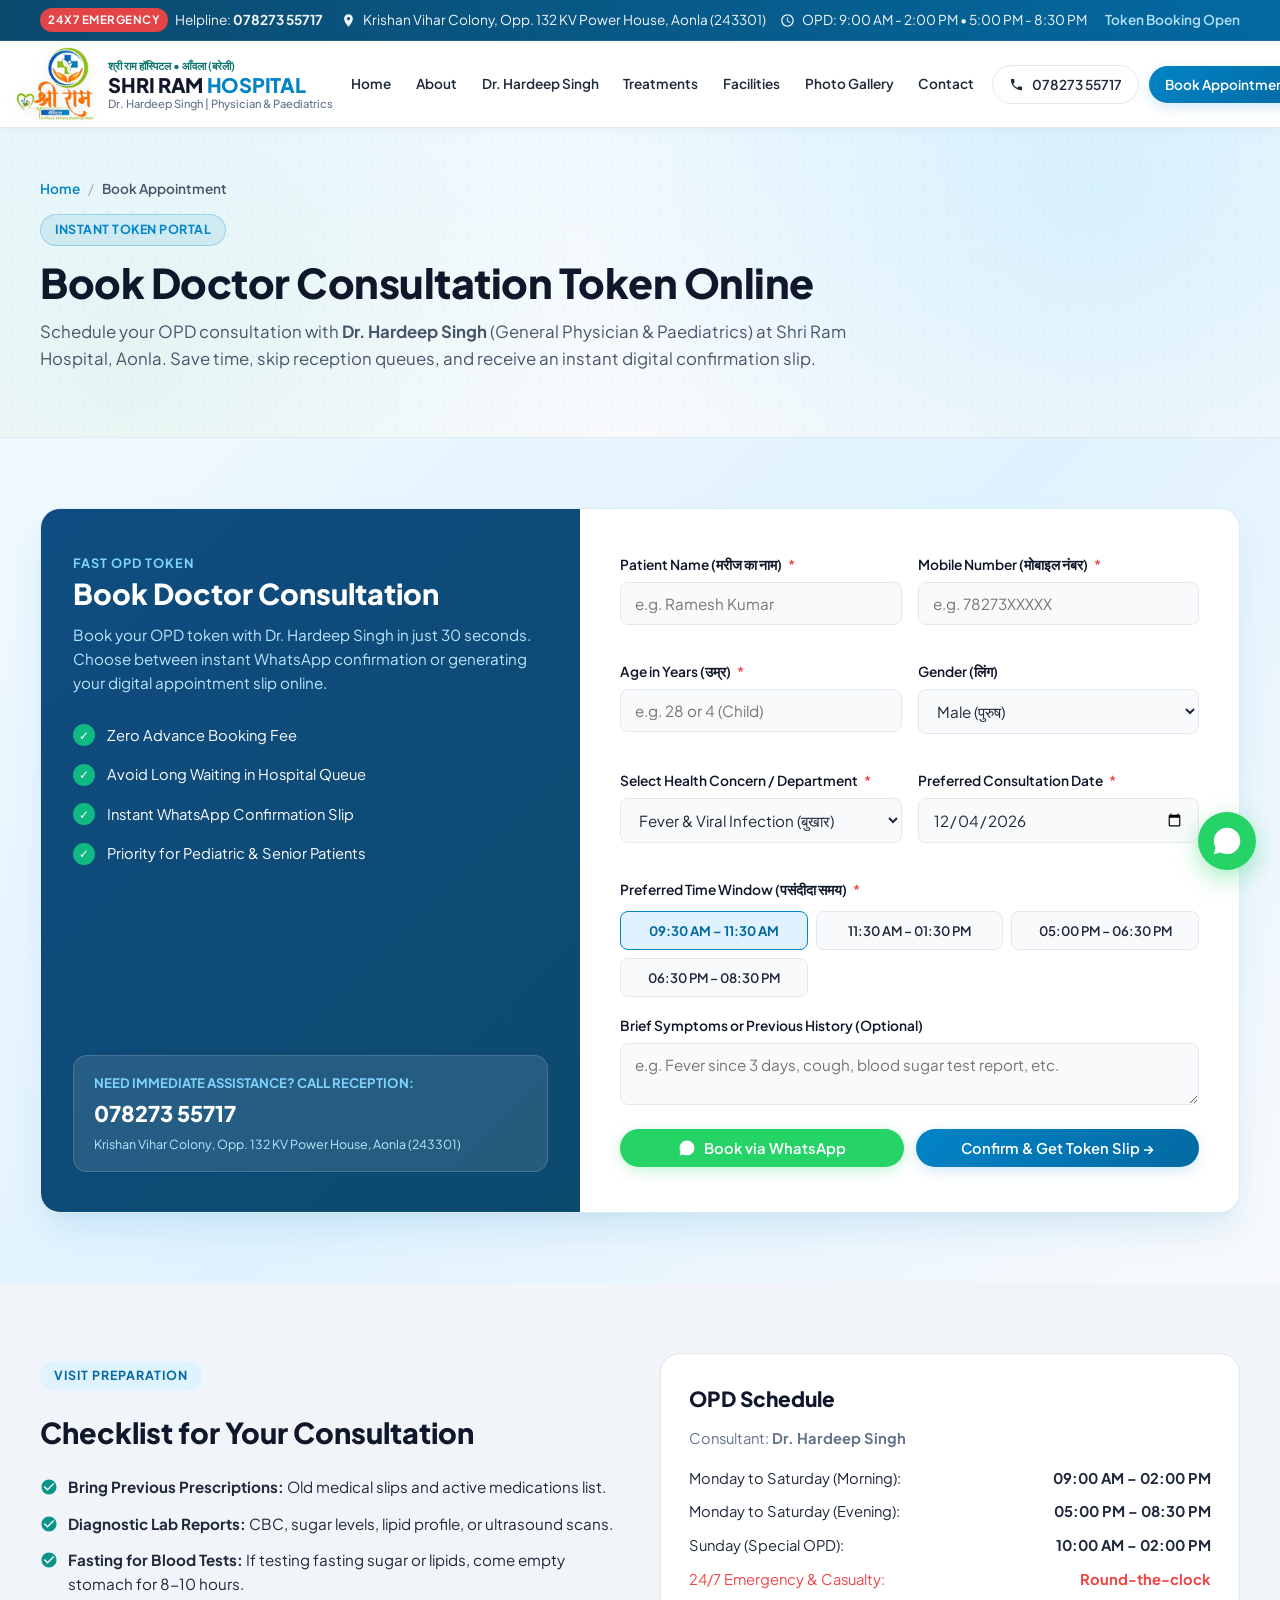
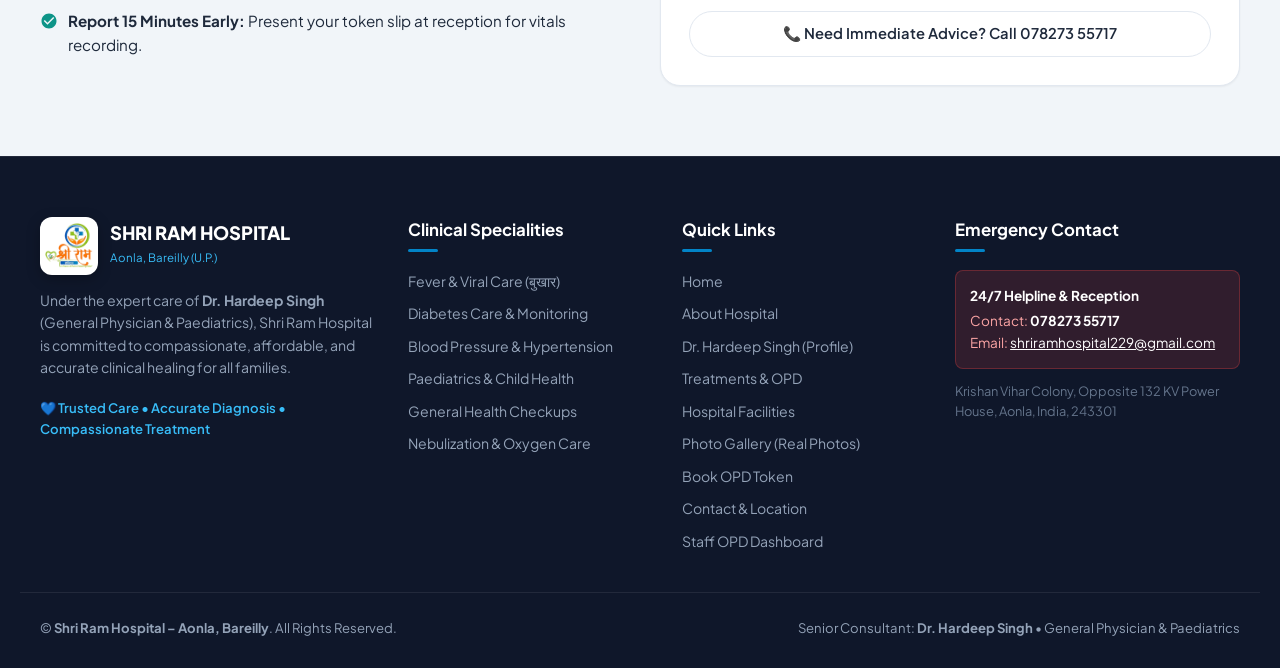
<file: appointment.html>
<!DOCTYPE html>
<html lang="en">
<head>
  <meta charset="UTF-8">
  <meta name="viewport" content="width=device-width, initial-scale=1.0, maximum-scale=5.0">
  <meta http-equiv="X-UA-Compatible" content="ie=edge">
  
  <title>Book OPD Appointment Online | Shri Ram Hospital Aonla Bareilly | Dr. Hardeep Singh</title>
  <meta name="description" content="Book doctor consultation token online at Shri Ram Hospital, Aonla Bareilly. Consult Dr. Hardeep Singh for Fever, Diabetes, High Blood Pressure, and Child Health. Instant digital token slip or WhatsApp booking.">
  <meta name="keywords" content="Book doctor appointment Aonla, Shri Ram Hospital appointment, Dr Hardeep Singh token booking, OPD booking Aonla Bareilly, Online doctor token Bareilly">
  <link rel="canonical" href="https://shriramhospitalaonla.in/appointment.php">

  <!-- Open Graph / Facebook -->
  <meta property="og:type" content="website">
  <meta property="og:url" content="https://shriramhospitalaonla.in/appointment.php">
  <meta property="og:title" content="Book OPD Appointment | Shri Ram Hospital Aonla">
  <meta property="og:description" content="Get your digital consultation token with Dr. Hardeep Singh at Shri Ram Hospital, Aonla in 30 seconds.">
  <meta property="og:image" content="assets/images/real/dsc_3484.jpg">

  <!-- Twitter -->
  <meta property="twitter:card" content="summary_large_image">
  <meta property="twitter:url" content="https://shriramhospitalaonla.in/appointment.php">
  <meta property="twitter:title" content="Book OPD Appointment | Shri Ram Hospital Aonla">
  <meta property="twitter:description" content="Instant OPD token booking with Dr. Hardeep Singh at Shri Ram Hospital Aonla Bareilly.">
  <meta property="twitter:image" content="assets/images/real/dsc_3484.jpg">

  <!-- Favicon -->
    <link rel="icon" type="image/png" sizes="32x32" href="assets/images/favicon-32x32.png">
  <link rel="icon" type="image/png" sizes="64x64" href="assets/images/favicon.png">
  <link rel="icon" type="image/svg+xml" href="assets/images/shri_ram_hospital_aonla_bareilly_uttar_pradesh.svg">
  <link rel="apple-touch-icon" sizes="180x180" href="assets/images/apple-touch-icon.png">

  <!-- Google Fonts -->
  <link rel="preconnect" href="https://fonts.googleapis.com">
  <link rel="preconnect" href="https://fonts.gstatic.com" crossorigin>
  <link href="https://fonts.googleapis.com/css2?family=Noto+Sans+Devanagari:wght@400;500;600;700&family=Plus+Jakarta+Sans:wght@400;500;600;700;800&display=swap" rel="stylesheet">

  <!-- Main Stylesheet -->
  <link rel="stylesheet" href="assets/css/style.css">

  <!-- Schema.org Breadcrumb -->
  <script type="application/ld+json">
  {
    "@context": "https://schema.org",
    "@type": "WebPage",
    "name": "Book OPD Appointment - Shri Ram Hospital Aonla",
    "breadcrumb": {
      "@type": "BreadcrumbList",
      "itemListElement": [
        {
          "@type": "ListItem",
          "position": 1,
          "name": "Home",
          "item": "https://shriramhospitalaonla.in/index.php"
        },
        {
          "@type": "ListItem",
          "position": 2,
          "name": "Book Appointment",
          "item": "https://shriramhospitalaonla.in/appointment.php"
        }
      ]
    }
  }
  </script>
</head>
<body>

  <!-- ===================================================================
       1. TOP EMERGENCY & TIMINGS BAR
       =================================================================== -->
  <div class="topbar">
    <div class="container topbar-wrapper">
      <div class="topbar-left">
        <div class="topbar-item">
          <span class="emergency-tag">24x7 Emergency</span>
          <span>Helpline: <a href="tel:+917827355717" style="color: #ffffff; font-weight: 700;">078273 55717</a></span>
        </div>
        <div class="topbar-item">
          <svg viewBox="0 0 24 24"><path d="M12 2C8.13 2 5 5.13 5 9c0 5.25 7 13 7 13s7-7.75 7-13c0-3.87-3.13-7-7-7zm0 9.5c-1.38 0-2.5-1.12-2.5-2.5s1.12-2.5 2.5-2.5 2.5 1.12 2.5 2.5-1.12 2.5-2.5 2.5z"/></svg>
          <span>Krishan Vihar Colony, Opp. 132 KV Power House, Aonla (243301)</span>
        </div>
      </div>
      <div class="topbar-right">
        <div class="topbar-item">
          <svg viewBox="0 0 24 24"><path d="M11.99 2C6.47 2 2 6.48 2 12s4.47 10 9.99 10C17.52 22 22 17.52 22 12S17.52 2 11.99 2zM12 20c-4.42 0-8-3.58-8-8s3.58-8 8-8 8 3.58 8 8-3.58 8-8 8zm.5-13H11v6l5.25 3.15.75-1.23-4.5-2.67z"/></svg>
          <span>OPD: 9:00 AM - 2:00 PM &bull; 5:00 PM - 8:30 PM</span>
        </div>
        <div class="topbar-item">
          <a href="appointment.php" style="color: #bae6fd; font-weight: 600;">Token Booking Open</a>
        </div>
      </div>
    </div>
  </div>

  <!-- ===================================================================
       2. HEADER & NAVIGATION (STRICT SINGLE LINE)
       =================================================================== -->
  <header class="site-header">
    <div class="container header-wrapper">
      <a href="index.php" class="brand-logo" aria-label="Shri Ram Hospital Home">
        <img src="assets/images/shri_ram_hospital_aonla_bareilly_uttar_pradesh.png" alt="Shri Ram Hospital Aonla Bareilly Uttar Pradesh Logo" class="brand-logo-img" width="78" height="74">
        <div class="brand-text-col">
          <span class="brand-hindi">श्री राम हॉस्पिटल • आँवला (बरेली)</span>
          <span class="brand-title">SHRI RAM <span>HOSPITAL</span></span>
          <span class="brand-subtitle">Dr. Hardeep Singh | Physician & Paediatrics</span>
        </div>
      </a>

      <!-- Desktop Nav -->
      <nav class="nav-desktop">
        <a href="index.php" class="nav-link">Home</a>
        <a href="about.php" class="nav-link">About</a>
        <a href="doctors.php" class="nav-link">Dr. Hardeep Singh</a>
        <a href="services.php" class="nav-link">Treatments</a>
        <a href="facilities.php" class="nav-link">Facilities</a>
        <a href="gallery.php" class="nav-link">Photo Gallery</a>
        <a href="contact.php" class="nav-link">Contact</a>
      </nav>

      <!-- Action CTA Buttons -->
      <div class="header-cta-group">
        <a href="tel:+917827355717" class="btn btn-outline btn-sm">
          <svg width="15" height="15" viewBox="0 0 24 24" fill="currentColor"><path d="M6.62 10.79c1.44 2.83 3.76 5.14 6.59 6.59l2.2-2.2c.27-.27.67-.36 1.02-.24 1.12.37 2.33.57 3.57.57.55 0 1 .45 1 1V20c0 .55-.45 1-1 1-9.39 0-17-7.61-17-17 0-.55.45-1 1-1h3.5c.55 0 1 .45 1 1 0 1.25.2 2.45.57 3.57.11.35.03.74-.25 1.02l-2.2 2.2z"/></svg>
          <span>078273 55717</span>
        </a>
        <a href="appointment.php" class="btn btn-primary btn-sm">
          <span>Book Appointment</span>
        </a>
      </div>

      <!-- Mobile Hamburger Toggle -->
      <button class="mobile-nav-toggle" aria-label="Toggle navigation menu">
        <span></span>
        <span></span>
        <span></span>
      </button>
    </div>
  </header>

  <!-- Mobile Drawer Backdrop & Drawer -->
  <div class="mobile-drawer-backdrop"></div>
  <aside class="mobile-nav-drawer">
    <div style="margin-bottom: 20px;">
      <span style="font-size: 0.8rem; font-weight: 700; color: var(--secondary-dark); text-transform: uppercase;">Shri Ram Hospital</span>
      <h3 style="font-size: 1.3rem; font-weight: 800; color: var(--dark);">Aonla, Bareilly</h3>
      <p style="font-size: 0.85rem; color: var(--text-muted);">Dr. Hardeep Singh (General Physician & Paediatrics)</p>
    </div>
    <div class="mobile-links">
      <a href="index.php" class="mobile-link">Home <span>&rarr;</span></a>
      <a href="about.php" class="mobile-link">About Shri Ram Hospital <span>&rarr;</span></a>
      <a href="doctors.php" class="mobile-link">Dr. Hardeep Singh (Doctor Profile) <span>&rarr;</span></a>
      <a href="services.php" class="mobile-link">Treatments & Specialities <span>&rarr;</span></a>
      <a href="facilities.php" class="mobile-link">Hospital Facilities & Infrastructure <span>&rarr;</span></a>
      <a href="gallery.php" class="mobile-link">Real Photo Gallery (19 Photos) <span>&rarr;</span></a>
      <a href="appointment.php" class="mobile-link active">Book OPD Token <span>&rarr;</span></a>
      <a href="contact.php" class="mobile-link">Contact & Directions <span>&rarr;</span></a>
    </div>
    <div style="display: flex; flex-direction: column; gap: 10px; margin-top: auto;">
      <a href="tel:+917827355717" class="btn btn-outline" style="width: 100%;">
        📞 Call Hospital: 078273 55717
      </a>
      <a href="appointment.php" class="btn btn-primary" style="width: 100%;">
        📅 Book OPD Appointment
      </a>
    </div>
  </aside>

  <!-- ===================================================================
       3. SUBPAGE HERO & BREADCRUMBS
       =================================================================== -->
  <section class="subpage-hero">
    <div class="container">
      <div class="subpage-hero-inner">
        <nav class="breadcrumb" aria-label="Breadcrumbs">
          <a href="index.php">Home</a>
          <span class="separator">/</span>
          <span class="current">Book Appointment</span>
        </nav>
        <span class="subpage-badge">Instant Token Portal</span>
        <h1 class="subpage-title">Book Doctor Consultation Token Online</h1>
        <p class="subpage-desc">
          Schedule your OPD consultation with <strong>Dr. Hardeep Singh</strong> (General Physician &amp; Paediatrics) at Shri Ram Hospital, Aonla. Save time, skip reception queues, and receive an instant digital confirmation slip.
        </p>
      </div>
    </div>
  </section>

  <!-- ===================================================================
       4. INTERACTIVE BOOKING FORM (SECTION)
       =================================================================== -->
  <section id="appointment" class="booking-section content-section">
    <div class="container">
      <div class="booking-wrapper">
        <div class="booking-grid">
          <!-- Left Info Panel -->
          <div class="booking-info-panel">
            <div>
              <span style="color: #7dd3fc; font-weight: 700; font-size: 0.8rem; text-transform: uppercase; letter-spacing: 1px;">Fast OPD Token</span>
              <h2 class="booking-info-title">Book Doctor Consultation</h2>
              <p class="booking-info-text">
                Book your OPD token with Dr. Hardeep Singh in just 30 seconds. Choose between instant WhatsApp confirmation or generating your digital appointment slip online.
              </p>

              <div class="booking-benefit-list">
                <div class="booking-benefit-item">
                  <span class="check-circle">&check;</span>
                  <span>Zero Advance Booking Fee</span>
                </div>
                <div class="booking-benefit-item">
                  <span class="check-circle">&check;</span>
                  <span>Avoid Long Waiting in Hospital Queue</span>
                </div>
                <div class="booking-benefit-item">
                  <span class="check-circle">&check;</span>
                  <span>Instant WhatsApp Confirmation Slip</span>
                </div>
                <div class="booking-benefit-item">
                  <span class="check-circle">&check;</span>
                  <span>Priority for Pediatric &amp; Senior Patients</span>
                </div>
              </div>
            </div>

            <div class="booking-helpline-box">
              <strong>Need Immediate Assistance? Call Reception:</strong>
              <a href="tel:+917827355717" class="phone-big">078273 55717</a>
              <div style="font-size: 0.78rem; color: #bae6fd; margin-top: 4px;">Krishan Vihar Colony, Opp. 132 KV Power House, Aonla (243301)</div>
            </div>
          </div>

          <!-- Right Booking Form Panel -->
          <div class="booking-form-panel">
            <form id="hospitalBookingForm">
              <div class="form-group-row">
                <div class="form-group">
                  <label for="patientName" class="form-label">
                    <span>Patient Name (मरीज का नाम)</span>
                    <span class="req">*</span>
                  </label>
                  <input type="text" id="patientName" class="form-control" placeholder="e.g. Ramesh Kumar" required>
                </div>

                <div class="form-group">
                  <label for="patientPhone" class="form-label">
                    <span>Mobile Number (मोबाइल नंबर)</span>
                    <span class="req">*</span>
                  </label>
                  <input type="tel" id="patientPhone" class="form-control" placeholder="e.g. 78273XXXXX" pattern="[0-9]{10}" maxlength="10" required>
                </div>
              </div>

              <div class="form-group-row">
                <div class="form-group">
                  <label for="patientAge" class="form-label">
                    <span>Age in Years (उम्र)</span>
                    <span class="req">*</span>
                  </label>
                  <input type="number" id="patientAge" class="form-control" placeholder="e.g. 28 or 4 (Child)" min="0" max="110" required>
                </div>

                <div class="form-group">
                  <label for="patientGender" class="form-label">
                    <span>Gender (लिंग)</span>
                  </label>
                  <select id="patientGender" class="form-control">
                    <option value="Male">Male (पुरुष)</option>
                    <option value="Female">Female (महिला)</option>
                    <option value="Child (Boy)">Child Boy (बालक)</option>
                    <option value="Child (Girl)">Child Girl (बालिका)</option>
                    <option value="Other">Other</option>
                  </select>
                </div>
              </div>

              <div class="form-group-row">
                <div class="form-group">
                  <label for="appointmentService" class="form-label">
                    <span>Select Health Concern / Department</span>
                    <span class="req">*</span>
                  </label>
                  <select id="appointmentService" class="form-control" required>
                    <option value="Fever &amp; Viral Care">Fever &amp; Viral Infection (बुखार)</option>
                    <option value="Diabetes Management">Diabetes &amp; Sugar Management (मधुमेह)</option>
                    <option value="Blood Pressure &amp; Hypertension">Blood Pressure (BP / बीपी जांच)</option>
                    <option value="Paediatrics &amp; Child Care">Paediatrics / Child Care (शिशु व बाल रोग)</option>
                    <option value="General Health Checkup">General Health Checkup (संपूर्ण जांच)</option>
                    <option value="Stomach &amp; Acidity Care">Gastric, Gas &amp; Abdominal Pain (पेट रोग)</option>
                    <option value="Emergency Consultation">Emergency / Urgent Visit</option>
                  </select>
                </div>

                <div class="form-group">
                  <label for="appointmentDate" class="form-label">
                    <span>Preferred Consultation Date</span>
                    <span class="req">*</span>
                  </label>
                  <input type="date" id="appointmentDate" class="form-control" required>
                </div>
              </div>

              <!-- Time Slot Radio Grid -->
              <div class="form-group">
                <label class="form-label">
                  <span>Preferred Time Window (पसंदीदा समय)</span>
                  <span class="req">*</span>
                </label>
                <div class="time-slots-container">
                  <div class="time-slot-option">
                    <input type="radio" name="timeSlot" id="slot1" value="Morning: 09:30 AM - 11:30 AM" checked>
                    <label for="slot1" class="time-slot-label">09:30 AM – 11:30 AM</label>
                  </div>
                  <div class="time-slot-option">
                    <input type="radio" name="timeSlot" id="slot2" value="Morning: 11:30 AM - 01:30 PM">
                    <label for="slot2" class="time-slot-label">11:30 AM – 01:30 PM</label>
                  </div>
                  <div class="time-slot-option">
                    <input type="radio" name="timeSlot" id="slot3" value="Evening: 05:00 PM - 06:30 PM">
                    <label for="slot3" class="time-slot-label">05:00 PM – 06:30 PM</label>
                  </div>
                  <div class="time-slot-option">
                    <input type="radio" name="timeSlot" id="slot4" value="Evening: 06:30 PM - 08:30 PM">
                    <label for="slot4" class="time-slot-label">06:30 PM – 08:30 PM</label>
                  </div>
                </div>
              </div>

              <div class="form-group">
                <label for="patientNotes" class="form-label">
                  <span>Brief Symptoms or Previous History (Optional)</span>
                </label>
                <textarea id="patientNotes" class="form-control" rows="2" placeholder="e.g. Fever since 3 days, cough, blood sugar test report, etc."></textarea>
              </div>

              <!-- Two Action Buttons: WhatsApp & Online Slip -->
              <div class="booking-actions">
                <button type="button" id="bookWhatsAppBtn" class="btn btn-whatsapp">
                  <svg width="18" height="18" viewBox="0 0 24 24" fill="currentColor"><path d="M12.04 2c-5.46 0-9.91 4.45-9.91 9.91 0 1.75.46 3.45 1.32 4.95L2.05 22l5.25-1.38c1.45.79 3.08 1.21 4.74 1.21 5.46 0 9.91-4.45 9.91-9.91 0-2.65-1.03-5.14-2.9-7.01A9.816 9.816 0 0 0 12.04 2z"/></svg>
                  <span>Book via WhatsApp</span>
                </button>

                <button type="submit" class="btn btn-primary">
                  <span>Confirm &amp; Get Token Slip &rarr;</span>
                </button>
              </div>
            </form>
          </div>
        </div>
      </div>
    </div>
  </section>

  <!-- ===================================================================
       5. PATIENT VISIT CHECKLIST & TIMINGS
       =================================================================== -->
  <section class="section section-alt">
    <div class="container">
      <div class="grid-2col">
        <div>
          <span class="section-badge">Visit Preparation</span>
          <h2 style="font-size: 1.8rem; font-weight: 800; color: var(--dark); margin: 8px 0 16px;">
            Checklist for Your Consultation
          </h2>
          <div class="feature-check-list">
            <div class="feature-check-item">
              <svg viewBox="0 0 24 24" fill="currentColor"><path d="M12 2C6.48 2 2 6.48 2 12s4.48 10 10 10 10-4.48 10-10S17.52 2 12 2zm-2 15l-5-5 1.41-1.41L10 14.17l7.59-7.59L19 8l-9 9z"/></svg>
              <span><strong>Bring Previous Prescriptions:</strong> Old medical slips and active medications list.</span>
            </div>
            <div class="feature-check-item">
              <svg viewBox="0 0 24 24" fill="currentColor"><path d="M12 2C6.48 2 2 6.48 2 12s4.48 10 10 10 10-4.48 10-10S17.52 2 12 2zm-2 15l-5-5 1.41-1.41L10 14.17l7.59-7.59L19 8l-9 9z"/></svg>
              <span><strong>Diagnostic Lab Reports:</strong> CBC, sugar levels, lipid profile, or ultrasound scans.</span>
            </div>
            <div class="feature-check-item">
              <svg viewBox="0 0 24 24" fill="currentColor"><path d="M12 2C6.48 2 2 6.48 2 12s4.48 10 10 10 10-4.48 10-10S17.52 2 12 2zm-2 15l-5-5 1.41-1.41L10 14.17l7.59-7.59L19 8l-9 9z"/></svg>
              <span><strong>Fasting for Blood Tests:</strong> If testing fasting sugar or lipids, come empty stomach for 8-10 hours.</span>
            </div>
            <div class="feature-check-item">
              <svg viewBox="0 0 24 24" fill="currentColor"><path d="M12 2C6.48 2 2 6.48 2 12s4.48 10 10 10 10-4.48 10-10S17.52 2 12 2zm-2 15l-5-5 1.41-1.41L10 14.17l7.59-7.59L19 8l-9 9z"/></svg>
              <span><strong>Report 15 Minutes Early:</strong> Present your token slip at reception for vitals recording.</span>
            </div>
          </div>
        </div>

        <div style="background: #ffffff; padding: 28px; border-radius: var(--radius-lg); border: 1px solid var(--border-color); box-shadow: var(--shadow-sm);">
          <h3 style="font-size: 1.3rem; font-weight: 800; color: var(--dark); margin-bottom: 12px;">OPD Schedule</h3>
          <p style="color: var(--text-muted); font-size: 0.92rem; margin-bottom: 16px;">Consultant: <strong>Dr. Hardeep Singh</strong></p>
          <ul style="display: flex; flex-direction: column; gap: 10px; font-size: 0.92rem; color: var(--text-main); margin-bottom: 20px;">
            <li style="display: flex; justify-content: space-between;">
              <span>Monday to Saturday (Morning):</span>
              <strong>09:00 AM – 02:00 PM</strong>
            </li>
            <li style="display: flex; justify-content: space-between;">
              <span>Monday to Saturday (Evening):</span>
              <strong>05:00 PM – 08:30 PM</strong>
            </li>
            <li style="display: flex; justify-content: space-between;">
              <span>Sunday (Special OPD):</span>
              <strong>10:00 AM – 02:00 PM</strong>
            </li>
            <li style="display: flex; justify-content: space-between; color: var(--danger);">
              <span>24/7 Emergency &amp; Casualty:</span>
              <strong>Round-the-clock</strong>
            </li>
          </ul>
          <a href="tel:+917827355717" class="btn btn-outline" style="width: 100%;">
            📞 Need Immediate Advice? Call 078273 55717
          </a>
        </div>
      </div>
    </div>
  </section>

  <!-- ===================================================================
       6. APPOINTMENT SLIP MODAL (POPUP & PRINTABLE)
       =================================================================== -->
  <div id="appointmentSlipModal" class="modal-backdrop">
    <div class="appointment-slip-modal">
      <button id="modalCloseBtn" class="modal-close-btn" aria-label="Close dialog">&times;</button>
      
      <div class="printable-slip-wrapper">
        <div class="slip-header">
          <div style="font-size: 0.8rem; font-weight: 700; color: var(--secondary-dark); text-transform: uppercase;">
            श्री राम हॉस्पिटल • आँवला (बरेली)
          </div>
          <h2 class="slip-hospital-title">SHRI RAM HOSPITAL</h2>
          <div class="slip-hospital-tagline">
            Trusted Care &bull; Accurate Diagnosis &bull; Compassionate Treatment
          </div>
          <div style="font-size: 0.78rem; color: var(--text-muted); margin-top: 4px;">
            Consultant: <strong>Dr. Hardeep Singh</strong> (General Physician &amp; Paediatrics)
          </div>
        </div>

        <div class="slip-token-banner">
          <div class="slip-token-label">OPD Consultation Token No.</div>
          <div id="slipTokenId" class="slip-token-number">SRH-2611-4892</div>
        </div>

        <div class="slip-details-grid">
          <div class="slip-detail-col">
            <strong>Patient Name:</strong>
            <span id="slipPatientName">Ramesh Kumar</span>
          </div>
          <div class="slip-detail-col">
            <strong>Mobile:</strong>
            <span id="slipPatientPhone">94120XXXXX</span>
          </div>
          <div class="slip-detail-col">
            <strong>Age / Gender:</strong>
            <span id="slipPatientAgeGender">28 Yrs / Male</span>
          </div>
          <div class="slip-detail-col">
            <strong>Concern / Dept:</strong>
            <span id="slipDepartment">Fever &amp; Viral Care</span>
          </div>
          <div class="slip-detail-col">
            <strong>Appointment Date:</strong>
            <span id="slipDate">Wednesday, 18 Nov 2026</span>
          </div>
          <div class="slip-detail-col">
            <strong>Time Slot:</strong>
            <span id="slipSlot">09:30 AM – 11:30 AM</span>
          </div>
        </div>

        <div class="slip-instructions">
          <strong>📌 Instructions for Patient:</strong><br>
          1. Please report at Shri Ram Hospital reception 15 minutes before your time slot.<br>
          2. Show this digital slip on your mobile or bring a printed copy.<br>
          3. Address: Krishan Vihar Colony, Opp. 132 KV Power House, Aonla. Helpline: 078273 55717.
        </div>

        <div class="slip-modal-actions">
          <button type="button" id="printSlipBtn" class="btn btn-outline">
            🖨️ Print Slip / Save PDF
          </button>
          <a href="https://wa.me/917827355717" id="slipWhatsAppShare" target="_blank" class="btn btn-whatsapp">
            💬 Send to Reception on WhatsApp
          </a>
        </div>
      </div>
    </div>
  </div>

  <!-- ===================================================================
       7. FOOTER
       =================================================================== -->
  <footer class="site-footer">
    <div class="container footer-grid">
      <div>
        <div style="display: flex; align-items: center; gap: 12px; margin-bottom: 14px;">
          <img src="assets/images/shri_ram_hospital_aonla_bareilly_uttar_pradesh.png" alt="Shri Ram Hospital Logo" class="footer-logo-img" width="58" height="58">
          <div>
            <h4 style="color: #ffffff; font-size: 1.15rem; font-weight: 800; line-height: 1.1;">SHRI RAM HOSPITAL</h4>
            <span style="font-size: 0.72rem; color: #38bdf8;">Aonla, Bareilly (U.P.)</span>
          </div>
        </div>
        <p class="footer-desc">
          Under the expert care of <strong>Dr. Hardeep Singh</strong> (General Physician & Paediatrics), Shri Ram Hospital is committed to compassionate, affordable, and accurate clinical healing for all families.
        </p>
        <div style="font-size: 0.82rem; color: #38bdf8; font-weight: 600;">
          💙 Trusted Care &bull; Accurate Diagnosis &bull; Compassionate Treatment
        </div>
      </div>

      <div>
        <h4 class="footer-col-title">Clinical Specialities</h4>
        <div class="footer-links">
          <a href="services.php#fever">Fever &amp; Viral Care (बुखार)</a>
          <a href="services.php#diabetes">Diabetes Care &amp; Monitoring</a>
          <a href="services.php#bp">Blood Pressure &amp; Hypertension</a>
          <a href="services.php#paediatrics">Paediatrics &amp; Child Health</a>
          <a href="services.php#checkup">General Health Checkups</a>
          <a href="facilities.php">Nebulization &amp; Oxygen Care</a>
        </div>
      </div>

      <div>
        <h4 class="footer-col-title">Quick Links</h4>
        <div class="footer-links">
          <a href="index.php">Home</a>
          <a href="about.php">About Hospital</a>
          <a href="doctors.php">Dr. Hardeep Singh (Profile)</a>
          <a href="services.php">Treatments &amp; OPD</a>
          <a href="facilities.php">Hospital Facilities</a>
          <a href="gallery.php">Photo Gallery (Real Photos)</a>
          <a href="appointment.php">Book OPD Token</a>
          <a href="contact.php">Contact &amp; Location</a>
          <a href="admin.php">Staff OPD Dashboard</a>
        </div>
      </div>

      <div>
        <h4 class="footer-col-title">Emergency Contact</h4>
        <div class="footer-emergency-alert">
          <strong>24/7 Helpline &amp; Reception</strong>
          Contact: <a href="tel:+917827355717" style="color: #ffffff; font-weight: 700;">078273 55717</a><br>
          Email: <a href="mailto:shriramhospital229@gmail.com" style="color: #ffffff; text-decoration: underline;">shriramhospital229@gmail.com</a>
        </div>
        <p style="font-size: 0.8rem; margin-top: 12px; color: #64748b;">
          Krishan Vihar Colony, Opposite 132 KV Power House, Aonla, India, 243301
        </p>
      </div>
    </div>

    <div class="container footer-bottom">
      <div>
        &copy; <?= date('Y') ?> <strong>Shri Ram Hospital – Aonla, Bareilly</strong>. All Rights Reserved.
      </div>
      <div>
        Senior Consultant: <strong>Dr. Hardeep Singh</strong> &bull; General Physician &amp; Paediatrics
      </div>
    </div>
  </footer>

  <!-- Floating WhatsApp -->
  <a href="https://wa.me/917827355717?text=Namaste%20Dr.%20Hardeep%20Singh%20Ji%2C%20I%20want%20to%20consult%20at%20Shri%20Ram%20Hospital%20Aonla." 
     target="_blank" 
     class="floating-whatsapp" 
     aria-label="Chat on WhatsApp with Shri Ram Hospital">
    <svg viewBox="0 0 24 24"><path d="M12.04 2c-5.46 0-9.91 4.45-9.91 9.91 0 1.75.46 3.45 1.32 4.95L2.05 22l5.25-1.38c1.45.79 3.08 1.21 4.74 1.21 5.46 0 9.91-4.45 9.91-9.91 0-2.65-1.03-5.14-2.9-7.01A9.816 9.816 0 0 0 12.04 2z"/></svg>
  </a>

  <!-- Mobile Sticky Bar -->
  <div class="mobile-bottom-bar">
    <a href="tel:+917827355717" class="mobile-bar-btn call-btn">
      <svg viewBox="0 0 24 24" fill="currentColor"><path d="M6.62 10.79c1.44 2.83 3.76 5.14 6.59 6.59l2.2-2.2c.27-.27.67-.36 1.02-.24 1.12.37 2.33.57 3.57.57.55 0 1 .45 1 1V20c0 .55-.45 1-1 1-9.39 0-17-7.61-17-17 0-.55.45-1 1-1h3.5c.55 0 1 .45 1 1 0 1.25.2 2.45.57 3.57.11.35.03.74-.25 1.02l-2.2 2.2z"/></svg>
      <span>Call</span>
    </a>
    <a href="https://wa.me/917827355717?text=Namaste%20Dr.%20Hardeep%20Singh%20Ji%2C%20I%20want%20to%20consult%20at%20Shri%20Ram%20Hospital%20Aonla." target="_blank" class="mobile-bar-btn wa-btn">
      <svg viewBox="0 0 24 24" fill="currentColor"><path d="M12.04 2c-5.46 0-9.91 4.45-9.91 9.91 0 1.75.46 3.45 1.32 4.95L2.05 22l5.25-1.38c1.45.79 3.08 1.21 4.74 1.21 5.46 0 9.91-4.45 9.91-9.91 0-2.65-1.03-5.14-2.9-7.01A9.816 9.816 0 0 0 12.04 2z"/></svg>
      <span>WhatsApp</span>
    </a>
    <a href="appointment.php" class="mobile-bar-btn book-btn active" style="color: #ffffff;">
      <svg viewBox="0 0 24 24" fill="currentColor"><path d="M19 3h-1V1h-2v2H8V1H6v2H5c-1.11 0-1.99.9-1.99 2L3 19c0 1.1.89 2 2 2h14c1.1 0 2-.9 2-2V5c0-1.1-.9-2-2-2zm0 16H5V8h14v11z"/></svg>
      <span>Book OPD</span>
    </a>
    <a href="gallery.php" class="mobile-bar-btn">
      <svg viewBox="0 0 24 24" fill="currentColor"><path d="M21 19V5c0-1.1-.9-2-2-2H5c-1.1 0-2 .9-2 2v14c0 1.1.9 2 2 2h14c1.1 0 2-.9 2-2zM8.5 13.5l2.5 3.01L14.5 12l4.5 6H5l3.5-4.5z"/></svg>
      <span>Photos</span>
    </a>
    <a href="contact.php" class="mobile-bar-btn">
      <svg viewBox="0 0 24 24" fill="currentColor"><path d="M12 2C8.13 2 5 5.13 5 9c0 5.25 7 13 7 13s7-7.75 7-13c0-3.87-3.13-7-7-7zm0 9.5c-1.38 0-2.5-1.12-2.5-2.5s1.12-2.5 2.5-2.5 2.5 1.12 2.5 2.5-1.12 2.5-2.5 2.5z"/></svg>
      <span>Location</span>
    </a>
  </div>

  <!-- JavaScript -->
  <script src="assets/js/main.js"></script>
</body>
</html>
</file>
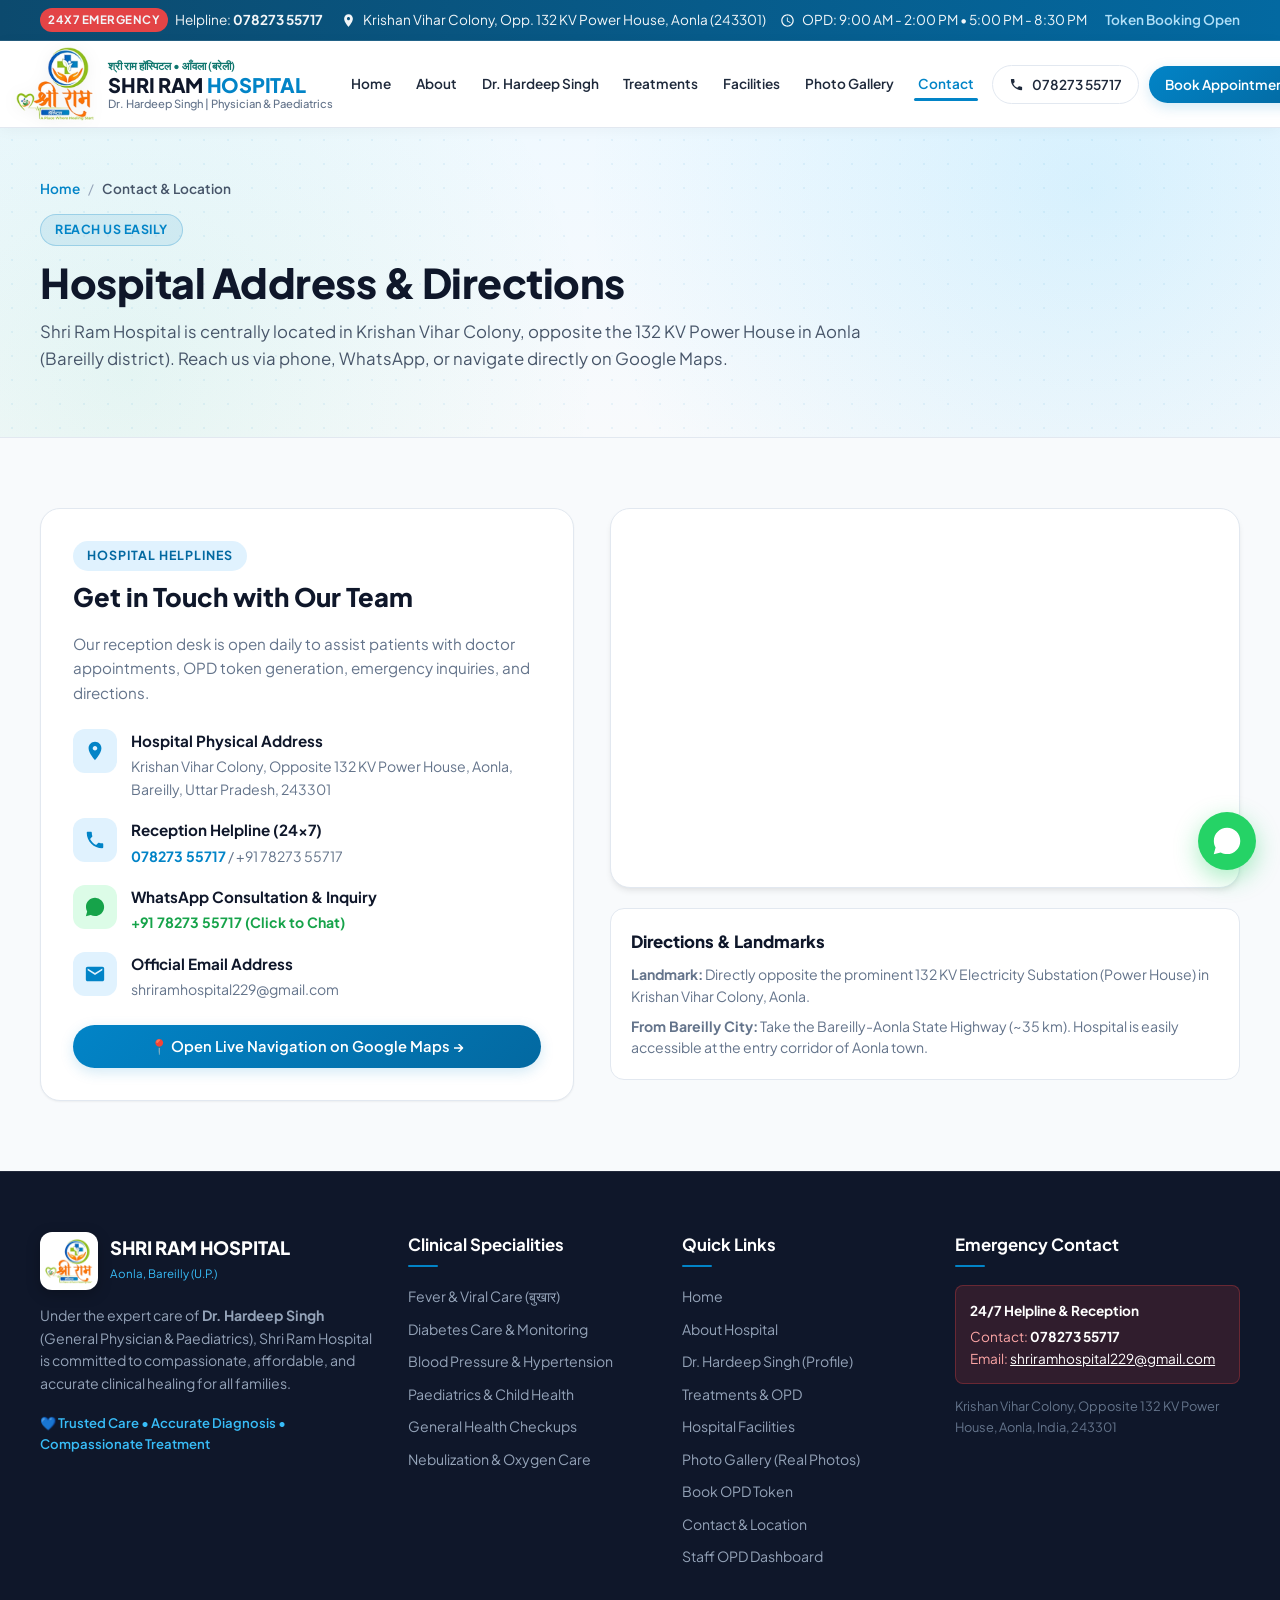
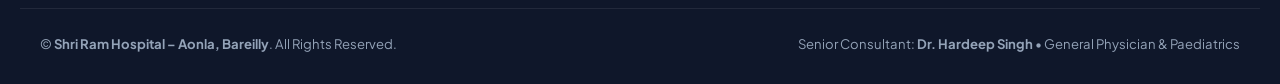
<file: contact.html>
<!DOCTYPE html>
<html lang="en">
<head>
  <meta charset="UTF-8">
  <meta name="viewport" content="width=device-width, initial-scale=1.0, maximum-scale=5.0">
  <meta http-equiv="X-UA-Compatible" content="ie=edge">
  
  <title>Contact & Directions | Shri Ram Hospital Aonla Bareilly | Dr. Hardeep Singh</title>
  <meta name="description" content="Contact Shri Ram Hospital in Aonla, Bareilly. Phone: 078273 55717. Address: Krishan Vihar Colony, Opposite 132 KV Power House, Aonla 243301. View Google Maps location and OPD timings.">
  <meta name="keywords" content="Shri Ram Hospital contact number Aonla, Hospital address Aonla, Doctor phone number Aonla Bareilly, Hospital near 132 KV power house Aonla">
  <link rel="canonical" href="https://shriramhospitalaonla.in/contact.php">

  <!-- Open Graph / Facebook -->
  <meta property="og:type" content="website">
  <meta property="og:url" content="https://shriramhospitalaonla.in/contact.php">
  <meta property="og:title" content="Contact & Directions | Shri Ram Hospital Aonla">
  <meta property="og:description" content="Find hospital address, Google Maps directions, reception helpline, and email for Shri Ram Hospital Aonla.">
  <meta property="og:image" content="assets/images/real/dsc_3484.jpg">

  <!-- Twitter -->
  <meta property="twitter:card" content="summary_large_image">
  <meta property="twitter:url" content="https://shriramhospitalaonla.in/contact.php">
  <meta property="twitter:title" content="Contact & Directions | Shri Ram Hospital Aonla">
  <meta property="twitter:description" content="Get in touch with Shri Ram Hospital, Aonla Bareilly. Reception helpline: 078273 55717.">
  <meta property="twitter:image" content="assets/images/real/dsc_3484.jpg">

  <!-- Favicon -->
    <link rel="icon" type="image/png" sizes="32x32" href="assets/images/favicon-32x32.png">
  <link rel="icon" type="image/png" sizes="64x64" href="assets/images/favicon.png">
  <link rel="icon" type="image/svg+xml" href="assets/images/shri_ram_hospital_aonla_bareilly_uttar_pradesh.svg">
  <link rel="apple-touch-icon" sizes="180x180" href="assets/images/apple-touch-icon.png">

  <!-- Google Fonts -->
  <link rel="preconnect" href="https://fonts.googleapis.com">
  <link rel="preconnect" href="https://fonts.gstatic.com" crossorigin>
  <link href="https://fonts.googleapis.com/css2?family=Noto+Sans+Devanagari:wght@400;500;600;700&family=Plus+Jakarta+Sans:wght@400;500;600;700;800&display=swap" rel="stylesheet">

  <!-- Main Stylesheet -->
  <link rel="stylesheet" href="assets/css/style.css">

  <!-- Schema.org Breadcrumb & ContactPage -->
  <script type="application/ld+json">
  {
    "@context": "https://schema.org",
    "@type": "ContactPage",
    "mainEntity": {
      "@type": "Hospital",
      "name": "Shri Ram Hospital – Aonla, Bareilly",
      "telephone": "+917827355717",
      "email": "shriramhospital229@gmail.com",
      "address": {
        "@type": "PostalAddress",
        "streetAddress": "Krishan Vihar Colony, Opposite 132 KV Power House",
        "addressLocality": "Aonla",
        "addressRegion": "Uttar Pradesh",
        "postalCode": "243301",
        "addressCountry": "IN"
      }
    },
    "breadcrumb": {
      "@type": "BreadcrumbList",
      "itemListElement": [
        {
          "@type": "ListItem",
          "position": 1,
          "name": "Home",
          "item": "https://shriramhospitalaonla.in/index.php"
        },
        {
          "@type": "ListItem",
          "position": 2,
          "name": "Contact & Directions",
          "item": "https://shriramhospitalaonla.in/contact.php"
        }
      ]
    }
  }
  </script>
</head>
<body>

  <!-- ===================================================================
       1. TOP EMERGENCY & TIMINGS BAR
       =================================================================== -->
  <div class="topbar">
    <div class="container topbar-wrapper">
      <div class="topbar-left">
        <div class="topbar-item">
          <span class="emergency-tag">24x7 Emergency</span>
          <span>Helpline: <a href="tel:+917827355717" style="color: #ffffff; font-weight: 700;">078273 55717</a></span>
        </div>
        <div class="topbar-item">
          <svg viewBox="0 0 24 24"><path d="M12 2C8.13 2 5 5.13 5 9c0 5.25 7 13 7 13s7-7.75 7-13c0-3.87-3.13-7-7-7zm0 9.5c-1.38 0-2.5-1.12-2.5-2.5s1.12-2.5 2.5-2.5 2.5 1.12 2.5 2.5-1.12 2.5-2.5 2.5z"/></svg>
          <span>Krishan Vihar Colony, Opp. 132 KV Power House, Aonla (243301)</span>
        </div>
      </div>
      <div class="topbar-right">
        <div class="topbar-item">
          <svg viewBox="0 0 24 24"><path d="M11.99 2C6.47 2 2 6.48 2 12s4.47 10 9.99 10C17.52 22 22 17.52 22 12S17.52 2 11.99 2zM12 20c-4.42 0-8-3.58-8-8s3.58-8 8-8 8 3.58 8 8-3.58 8-8 8zm.5-13H11v6l5.25 3.15.75-1.23-4.5-2.67z"/></svg>
          <span>OPD: 9:00 AM - 2:00 PM &bull; 5:00 PM - 8:30 PM</span>
        </div>
        <div class="topbar-item">
          <a href="appointment.php" style="color: #bae6fd; font-weight: 600;">Token Booking Open</a>
        </div>
      </div>
    </div>
  </div>

  <!-- ===================================================================
       2. HEADER & NAVIGATION (STRICT SINGLE LINE)
       =================================================================== -->
  <header class="site-header">
    <div class="container header-wrapper">
      <a href="index.php" class="brand-logo" aria-label="Shri Ram Hospital Home">
        <img src="assets/images/shri_ram_hospital_aonla_bareilly_uttar_pradesh.png" alt="Shri Ram Hospital Aonla Bareilly Uttar Pradesh Logo" class="brand-logo-img" width="78" height="74">
        <div class="brand-text-col">
          <span class="brand-hindi">श्री राम हॉस्पिटल • आँवला (बरेली)</span>
          <span class="brand-title">SHRI RAM <span>HOSPITAL</span></span>
          <span class="brand-subtitle">Dr. Hardeep Singh | Physician & Paediatrics</span>
        </div>
      </a>

      <!-- Desktop Nav -->
      <nav class="nav-desktop">
        <a href="index.php" class="nav-link">Home</a>
        <a href="about.php" class="nav-link">About</a>
        <a href="doctors.php" class="nav-link">Dr. Hardeep Singh</a>
        <a href="services.php" class="nav-link">Treatments</a>
        <a href="facilities.php" class="nav-link">Facilities</a>
        <a href="gallery.php" class="nav-link">Photo Gallery</a>
        <a href="contact.php" class="nav-link active">Contact</a>
      </nav>

      <!-- Action CTA Buttons -->
      <div class="header-cta-group">
        <a href="tel:+917827355717" class="btn btn-outline btn-sm">
          <svg width="15" height="15" viewBox="0 0 24 24" fill="currentColor"><path d="M6.62 10.79c1.44 2.83 3.76 5.14 6.59 6.59l2.2-2.2c.27-.27.67-.36 1.02-.24 1.12.37 2.33.57 3.57.57.55 0 1 .45 1 1V20c0 .55-.45 1-1 1-9.39 0-17-7.61-17-17 0-.55.45-1 1-1h3.5c.55 0 1 .45 1 1 0 1.25.2 2.45.57 3.57.11.35.03.74-.25 1.02l-2.2 2.2z"/></svg>
          <span>078273 55717</span>
        </a>
        <a href="appointment.php" class="btn btn-primary btn-sm">
          <span>Book Appointment</span>
        </a>
      </div>

      <!-- Mobile Hamburger Toggle -->
      <button class="mobile-nav-toggle" aria-label="Toggle navigation menu">
        <span></span>
        <span></span>
        <span></span>
      </button>
    </div>
  </header>

  <!-- Mobile Drawer Backdrop & Drawer -->
  <div class="mobile-drawer-backdrop"></div>
  <aside class="mobile-nav-drawer">
    <div style="margin-bottom: 20px;">
      <span style="font-size: 0.8rem; font-weight: 700; color: var(--secondary-dark); text-transform: uppercase;">Shri Ram Hospital</span>
      <h3 style="font-size: 1.3rem; font-weight: 800; color: var(--dark);">Aonla, Bareilly</h3>
      <p style="font-size: 0.85rem; color: var(--text-muted);">Dr. Hardeep Singh (General Physician & Paediatrics)</p>
    </div>
    <div class="mobile-links">
      <a href="index.php" class="mobile-link">Home <span>&rarr;</span></a>
      <a href="about.php" class="mobile-link">About Shri Ram Hospital <span>&rarr;</span></a>
      <a href="doctors.php" class="mobile-link">Dr. Hardeep Singh (Doctor Profile) <span>&rarr;</span></a>
      <a href="services.php" class="mobile-link">Treatments & Specialities <span>&rarr;</span></a>
      <a href="facilities.php" class="mobile-link">Hospital Facilities & Infrastructure <span>&rarr;</span></a>
      <a href="gallery.php" class="mobile-link">Real Photo Gallery (19 Photos) <span>&rarr;</span></a>
      <a href="appointment.php" class="mobile-link">Book OPD Token <span>&rarr;</span></a>
      <a href="contact.php" class="mobile-link active">Contact & Directions <span>&rarr;</span></a>
    </div>
    <div style="display: flex; flex-direction: column; gap: 10px; margin-top: auto;">
      <a href="tel:+917827355717" class="btn btn-outline" style="width: 100%;">
        📞 Call Hospital: 078273 55717
      </a>
      <a href="appointment.php" class="btn btn-primary" style="width: 100%;">
        📅 Book OPD Appointment
      </a>
    </div>
  </aside>

  <!-- ===================================================================
       3. SUBPAGE HERO & BREADCRUMBS
       =================================================================== -->
  <section class="subpage-hero">
    <div class="container">
      <div class="subpage-hero-inner">
        <nav class="breadcrumb" aria-label="Breadcrumbs">
          <a href="index.php">Home</a>
          <span class="separator">/</span>
          <span class="current">Contact &amp; Location</span>
        </nav>
        <span class="subpage-badge">Reach Us Easily</span>
        <h1 class="subpage-title">Hospital Address &amp; Directions</h1>
        <p class="subpage-desc">
          Shri Ram Hospital is centrally located in Krishan Vihar Colony, opposite the 132 KV Power House in Aonla (Bareilly district). Reach us via phone, WhatsApp, or navigate directly on Google Maps.
        </p>
      </div>
    </div>
  </section>

  <!-- ===================================================================
       4. CONTACT DETAILS & GOOGLE MAPS
       =================================================================== -->
  <section class="content-section">
    <div class="container">
      <div class="contact-hero-grid">

        <!-- Contact Information Panel -->
        <div class="contact-card-box">
          <span class="section-badge" style="margin-bottom: 6px;">Hospital Helplines</span>
          <h2 style="font-size: 1.6rem; font-weight: 800; color: var(--dark); margin-bottom: 14px;">
            Get in Touch with Our Team
          </h2>
          <p style="color: var(--text-muted); font-size: 0.95rem; line-height: 1.6; margin-bottom: 24px;">
            Our reception desk is open daily to assist patients with doctor appointments, OPD token generation, emergency inquiries, and directions.
          </p>

          <div class="contact-channels-list">
            <!-- Address -->
            <div class="contact-chan-item">
              <div class="contact-chan-icon">
                <svg viewBox="0 0 24 24" fill="currentColor"><path d="M12 2C8.13 2 5 5.13 5 9c0 5.25 7 13 7 13s7-7.75 7-13c0-3.87-3.13-7-7-7zm0 9.5c-1.38 0-2.5-1.12-2.5-2.5s1.12-2.5 2.5-2.5 2.5 1.12 2.5 2.5-1.12 2.5-2.5 2.5z"/></svg>
              </div>
              <div class="contact-chan-details">
                <h4>Hospital Physical Address</h4>
                <p>Krishan Vihar Colony, Opposite 132 KV Power House, Aonla, Bareilly, Uttar Pradesh, 243301</p>
              </div>
            </div>

            <!-- Phone -->
            <div class="contact-chan-item">
              <div class="contact-chan-icon">
                <svg viewBox="0 0 24 24" fill="currentColor"><path d="M6.62 10.79c1.44 2.83 3.76 5.14 6.59 6.59l2.2-2.2c.27-.27.67-.36 1.02-.24 1.12.37 2.33.57 3.57.57.55 0 1 .45 1 1V20c0 .55-.45 1-1 1-9.39 0-17-7.61-17-17 0-.55.45-1 1-1h3.5c.55 0 1 .45 1 1 0 1.25.2 2.45.57 3.57.11.35.03.74-.25 1.02l-2.2 2.2z"/></svg>
              </div>
              <div class="contact-chan-details">
                <h4>Reception Helpline (24x7)</h4>
                <p><a href="tel:+917827355717" style="font-weight: 700; color: var(--primary);">078273 55717</a> / <a href="tel:+917827355717">+91 78273 55717</a></p>
              </div>
            </div>

            <!-- WhatsApp -->
            <div class="contact-chan-item">
              <div class="contact-chan-icon" style="background: #dcfce7; color: #16a34a;">
                <svg viewBox="0 0 24 24" fill="currentColor"><path d="M12.04 2c-5.46 0-9.91 4.45-9.91 9.91 0 1.75.46 3.45 1.32 4.95L2.05 22l5.25-1.38c1.45.79 3.08 1.21 4.74 1.21 5.46 0 9.91-4.45 9.91-9.91 0-2.65-1.03-5.14-2.9-7.01A9.816 9.816 0 0 0 12.04 2z"/></svg>
              </div>
              <div class="contact-chan-details">
                <h4>WhatsApp Consultation &amp; Inquiry</h4>
                <p><a href="https://wa.me/917827355717" target="_blank" style="font-weight: 700; color: #16a34a;">+91 78273 55717 (Click to Chat)</a></p>
              </div>
            </div>

            <!-- Email -->
            <div class="contact-chan-item">
              <div class="contact-chan-icon">
                <svg viewBox="0 0 24 24" fill="currentColor"><path d="M20 4H4c-1.1 0-1.99.9-1.99 2L2 18c0 1.1.9 2 2 2h16c1.1 0 2-.9 2-2V6c0-1.1-.9-2-2-2zm0 4l-8 5-8-5V6l8 5 8-5v2z"/></svg>
              </div>
              <div class="contact-chan-details">
                <h4>Official Email Address</h4>
                <p><a href="mailto:shriramhospital229@gmail.com">shriramhospital229@gmail.com</a></p>
              </div>
            </div>
          </div>

          <div style="margin-top: 24px;">
            <a href="https://maps.google.com/?q=Krishan+Vihar+Colony,+Opposite+132+KV+Power+House,+Aonla,+Uttar+Pradesh+243301" target="_blank" class="btn btn-primary" style="width: 100%;">
              📍 Open Live Navigation on Google Maps &rarr;
            </a>
          </div>
        </div>

        <!-- Google Maps Embed & Travel Guide -->
        <div>
          <div class="map-wrapper" style="box-shadow: var(--shadow-md); border-radius: var(--radius-lg); overflow: hidden; height: 380px;">
            <iframe 
              src="https://www.google.com/maps/embed?pb=!1m18!1m12!1m3!1d28131.7891823933!2d79.14170668048689!3d28.283838423647413!2m3!1f0!2f0!3f0!3m2!1i1024!2i768!4f13.1!3m3!1m2!1s0x39a009fb70f2043f%3A0xc48ca13ea018cbb!2sAonla%2C%20Uttar%20Pradesh%20243301!5e0!3m2!1sen!2sin!4v1700000000000!5m2!1sen!2sin" 
              allowfullscreen="" 
              loading="lazy" 
              referrerpolicy="no-referrer-when-downgrade"
              title="Shri Ram Hospital Aonla Bareilly Location Map"
              style="width: 100%; height: 100%; border: 0;">
            </iframe>
          </div>

          <!-- Travel Directions Assistance Box -->
          <div style="background: #ffffff; border: 1px solid var(--border-color); border-radius: var(--radius-md); padding: 20px; margin-top: 20px;">
            <h4 style="font-size: 1.05rem; font-weight: 800; color: var(--dark); margin-bottom: 8px;">
              Directions &amp; Landmarks
            </h4>
            <p style="font-size: 0.88rem; color: var(--text-muted); line-height: 1.55; margin-bottom: 8px;">
              <strong>Landmark:</strong> Directly opposite the prominent 132 KV Electricity Substation (Power House) in Krishan Vihar Colony, Aonla.
            </p>
            <p style="font-size: 0.88rem; color: var(--text-muted); line-height: 1.55; margin: 0;">
              <strong>From Bareilly City:</strong> Take the Bareilly-Aonla State Highway (~35 km). Hospital is easily accessible at the entry corridor of Aonla town.
            </p>
          </div>
        </div>

      </div>
    </div>
  </section>

  <!-- ===================================================================
       5. FOOTER
       =================================================================== -->
  <footer class="site-footer">
    <div class="container footer-grid">
      <div>
        <div style="display: flex; align-items: center; gap: 12px; margin-bottom: 14px;">
          <img src="assets/images/shri_ram_hospital_aonla_bareilly_uttar_pradesh.png" alt="Shri Ram Hospital Logo" class="footer-logo-img" width="58" height="58">
          <div>
            <h4 style="color: #ffffff; font-size: 1.15rem; font-weight: 800; line-height: 1.1;">SHRI RAM HOSPITAL</h4>
            <span style="font-size: 0.72rem; color: #38bdf8;">Aonla, Bareilly (U.P.)</span>
          </div>
        </div>
        <p class="footer-desc">
          Under the expert care of <strong>Dr. Hardeep Singh</strong> (General Physician & Paediatrics), Shri Ram Hospital is committed to compassionate, affordable, and accurate clinical healing for all families.
        </p>
        <div style="font-size: 0.82rem; color: #38bdf8; font-weight: 600;">
          💙 Trusted Care &bull; Accurate Diagnosis &bull; Compassionate Treatment
        </div>
      </div>

      <div>
        <h4 class="footer-col-title">Clinical Specialities</h4>
        <div class="footer-links">
          <a href="services.php#fever">Fever &amp; Viral Care (बुखार)</a>
          <a href="services.php#diabetes">Diabetes Care &amp; Monitoring</a>
          <a href="services.php#bp">Blood Pressure &amp; Hypertension</a>
          <a href="services.php#paediatrics">Paediatrics &amp; Child Health</a>
          <a href="services.php#checkup">General Health Checkups</a>
          <a href="facilities.php">Nebulization &amp; Oxygen Care</a>
        </div>
      </div>

      <div>
        <h4 class="footer-col-title">Quick Links</h4>
        <div class="footer-links">
          <a href="index.php">Home</a>
          <a href="about.php">About Hospital</a>
          <a href="doctors.php">Dr. Hardeep Singh (Profile)</a>
          <a href="services.php">Treatments &amp; OPD</a>
          <a href="facilities.php">Hospital Facilities</a>
          <a href="gallery.php">Photo Gallery (Real Photos)</a>
          <a href="appointment.php">Book OPD Token</a>
          <a href="contact.php">Contact &amp; Location</a>
          <a href="admin.php">Staff OPD Dashboard</a>
        </div>
      </div>

      <div>
        <h4 class="footer-col-title">Emergency Contact</h4>
        <div class="footer-emergency-alert">
          <strong>24/7 Helpline &amp; Reception</strong>
          Contact: <a href="tel:+917827355717" style="color: #ffffff; font-weight: 700;">078273 55717</a><br>
          Email: <a href="mailto:shriramhospital229@gmail.com" style="color: #ffffff; text-decoration: underline;">shriramhospital229@gmail.com</a>
        </div>
        <p style="font-size: 0.8rem; margin-top: 12px; color: #64748b;">
          Krishan Vihar Colony, Opposite 132 KV Power House, Aonla, India, 243301
        </p>
      </div>
    </div>

    <div class="container footer-bottom">
      <div>
        &copy; <?= date('Y') ?> <strong>Shri Ram Hospital – Aonla, Bareilly</strong>. All Rights Reserved.
      </div>
      <div>
        Senior Consultant: <strong>Dr. Hardeep Singh</strong> &bull; General Physician &amp; Paediatrics
      </div>
    </div>
  </footer>

  <!-- Floating WhatsApp -->
  <a href="https://wa.me/917827355717?text=Namaste%20Dr.%20Hardeep%20Singh%20Ji%2C%20I%20want%20to%20consult%20at%20Shri%20Ram%20Hospital%20Aonla." 
     target="_blank" 
     class="floating-whatsapp" 
     aria-label="Chat on WhatsApp with Shri Ram Hospital">
    <svg viewBox="0 0 24 24"><path d="M12.04 2c-5.46 0-9.91 4.45-9.91 9.91 0 1.75.46 3.45 1.32 4.95L2.05 22l5.25-1.38c1.45.79 3.08 1.21 4.74 1.21 5.46 0 9.91-4.45 9.91-9.91 0-2.65-1.03-5.14-2.9-7.01A9.816 9.816 0 0 0 12.04 2z"/></svg>
  </a>

  <!-- Mobile Sticky Bar -->
  <div class="mobile-bottom-bar">
    <a href="tel:+917827355717" class="mobile-bar-btn call-btn">
      <svg viewBox="0 0 24 24" fill="currentColor"><path d="M6.62 10.79c1.44 2.83 3.76 5.14 6.59 6.59l2.2-2.2c.27-.27.67-.36 1.02-.24 1.12.37 2.33.57 3.57.57.55 0 1 .45 1 1V20c0 .55-.45 1-1 1-9.39 0-17-7.61-17-17 0-.55.45-1 1-1h3.5c.55 0 1 .45 1 1 0 1.25.2 2.45.57 3.57.11.35.03.74-.25 1.02l-2.2 2.2z"/></svg>
      <span>Call</span>
    </a>
    <a href="https://wa.me/917827355717?text=Namaste%20Dr.%20Hardeep%20Singh%20Ji%2C%20I%20want%20to%20consult%20at%20Shri%20Ram%20Hospital%20Aonla." target="_blank" class="mobile-bar-btn wa-btn">
      <svg viewBox="0 0 24 24" fill="currentColor"><path d="M12.04 2c-5.46 0-9.91 4.45-9.91 9.91 0 1.75.46 3.45 1.32 4.95L2.05 22l5.25-1.38c1.45.79 3.08 1.21 4.74 1.21 5.46 0 9.91-4.45 9.91-9.91 0-2.65-1.03-5.14-2.9-7.01A9.816 9.816 0 0 0 12.04 2z"/></svg>
      <span>WhatsApp</span>
    </a>
    <a href="appointment.php" class="mobile-bar-btn book-btn">
      <svg viewBox="0 0 24 24" fill="currentColor"><path d="M19 3h-1V1h-2v2H8V1H6v2H5c-1.11 0-1.99.9-1.99 2L3 19c0 1.1.89 2 2 2h14c1.1 0 2-.9 2-2V5c0-1.1-.9-2-2-2zm0 16H5V8h14v11z"/></svg>
      <span>Book OPD</span>
    </a>
    <a href="gallery.php" class="mobile-bar-btn">
      <svg viewBox="0 0 24 24" fill="currentColor"><path d="M21 19V5c0-1.1-.9-2-2-2H5c-1.1 0-2 .9-2 2v14c0 1.1.9 2 2 2h14c1.1 0 2-.9 2-2zM8.5 13.5l2.5 3.01L14.5 12l4.5 6H5l3.5-4.5z"/></svg>
      <span>Photos</span>
    </a>
    <a href="contact.php" class="mobile-bar-btn active" style="color: var(--primary);">
      <svg viewBox="0 0 24 24" fill="currentColor"><path d="M12 2C8.13 2 5 5.13 5 9c0 5.25 7 13 7 13s7-7.75 7-13c0-3.87-3.13-7-7-7zm0 9.5c-1.38 0-2.5-1.12-2.5-2.5s1.12-2.5 2.5-2.5 2.5 1.12 2.5 2.5-1.12 2.5-2.5 2.5z"/></svg>
      <span>Location</span>
    </a>
  </div>

  <!-- JavaScript -->
  <script src="assets/js/main.js"></script>
</body>
</html>
</file>
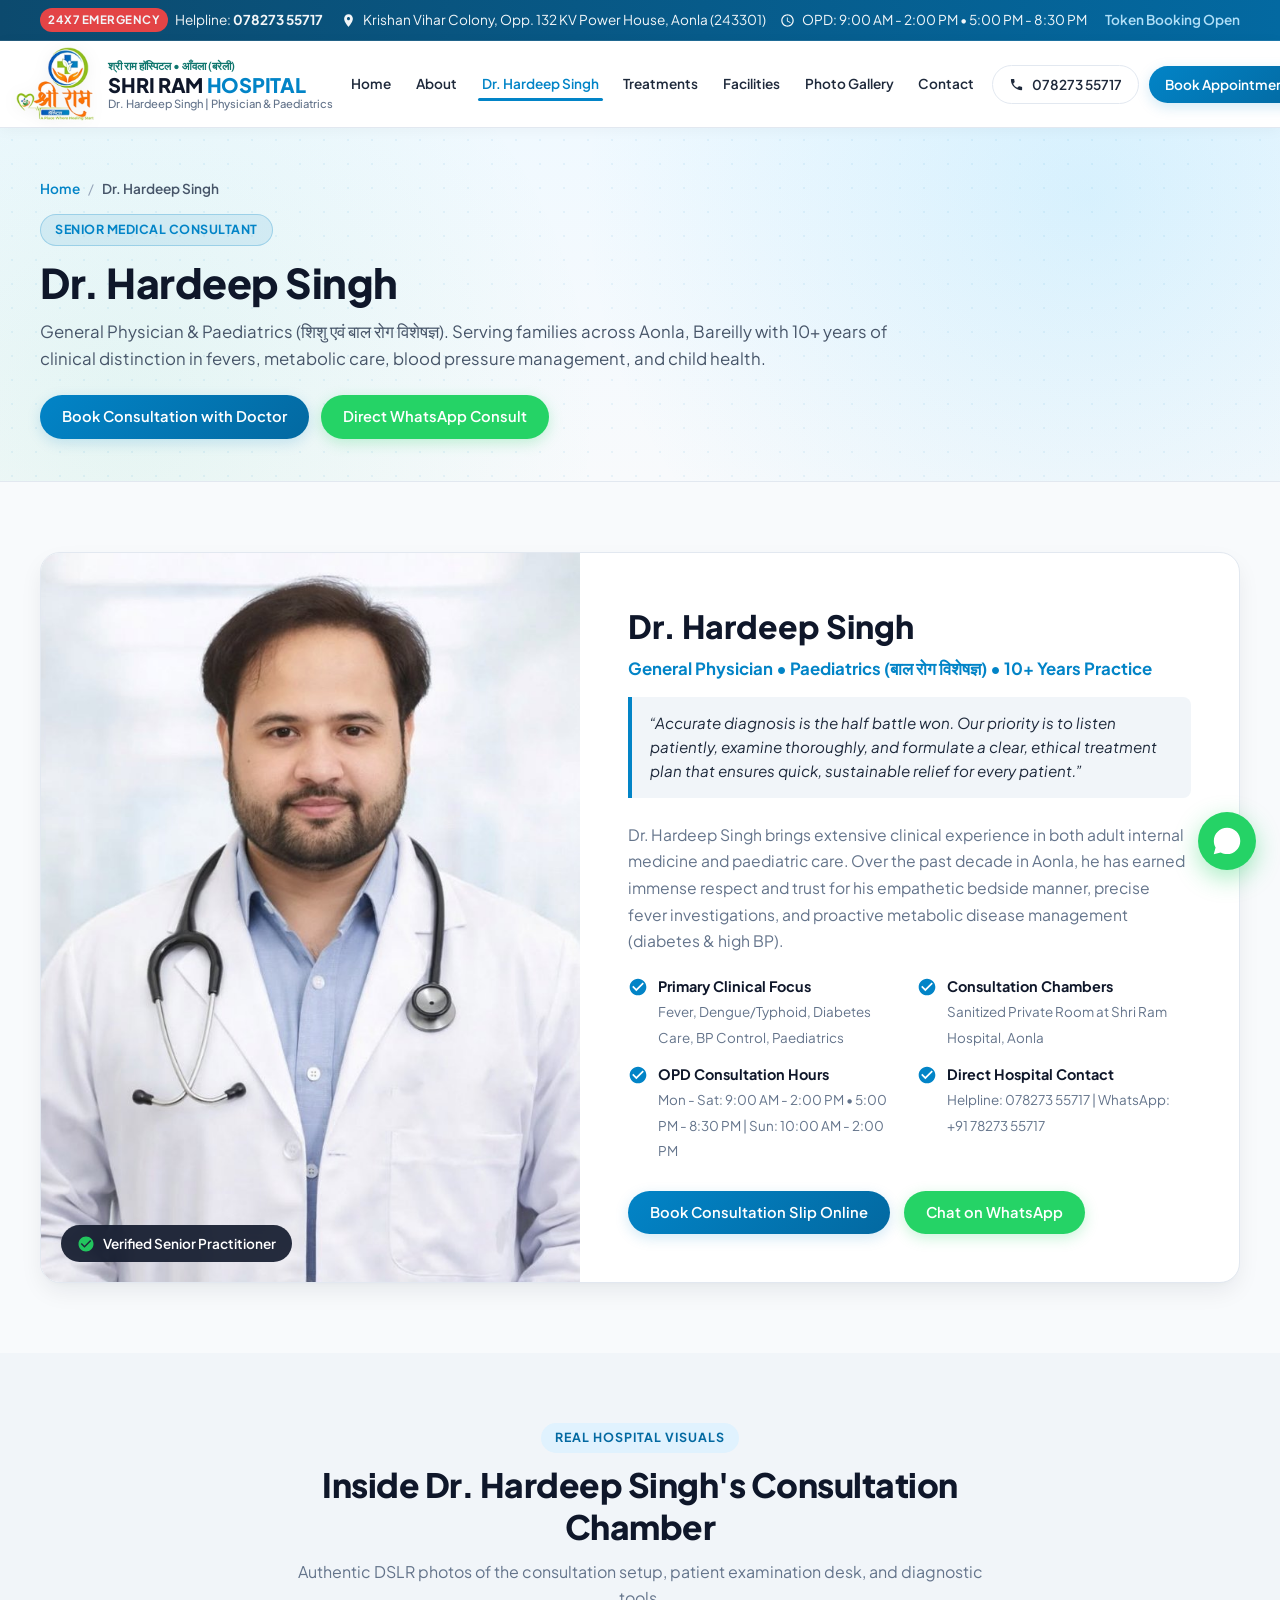
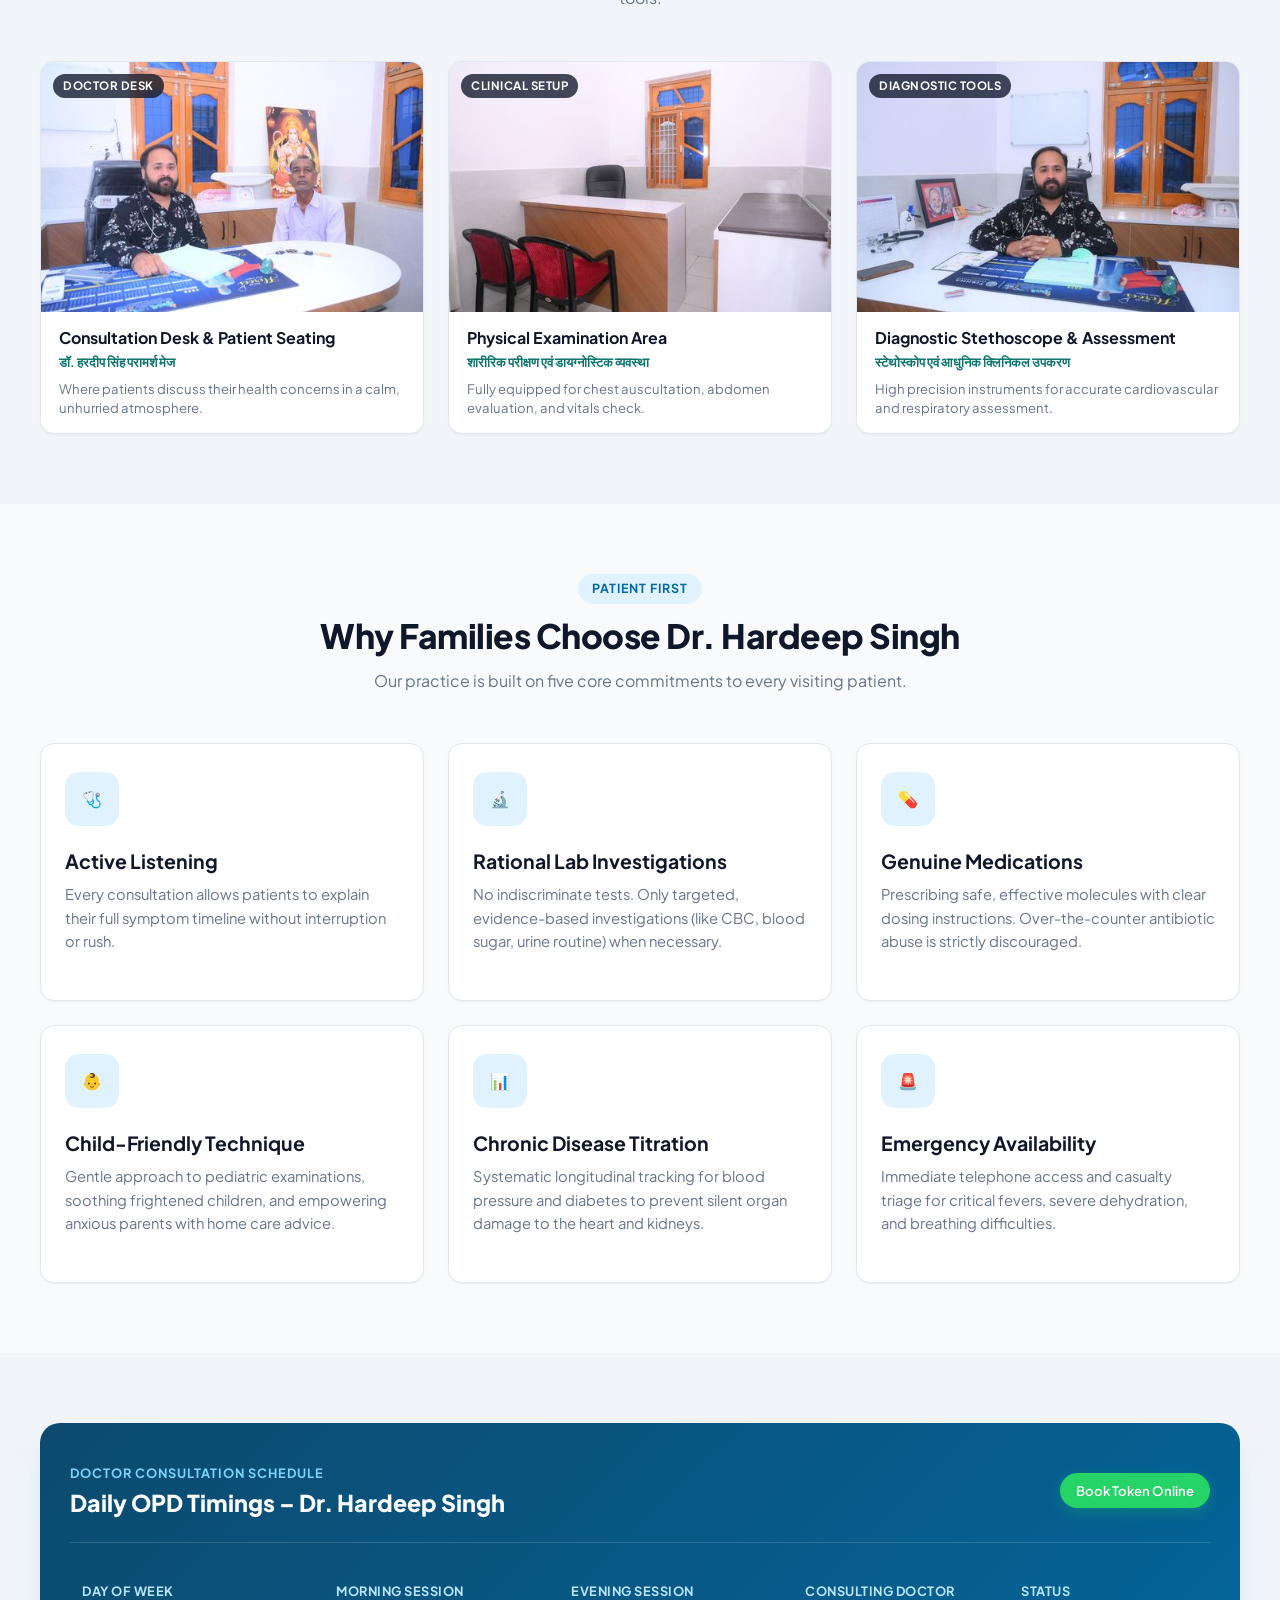
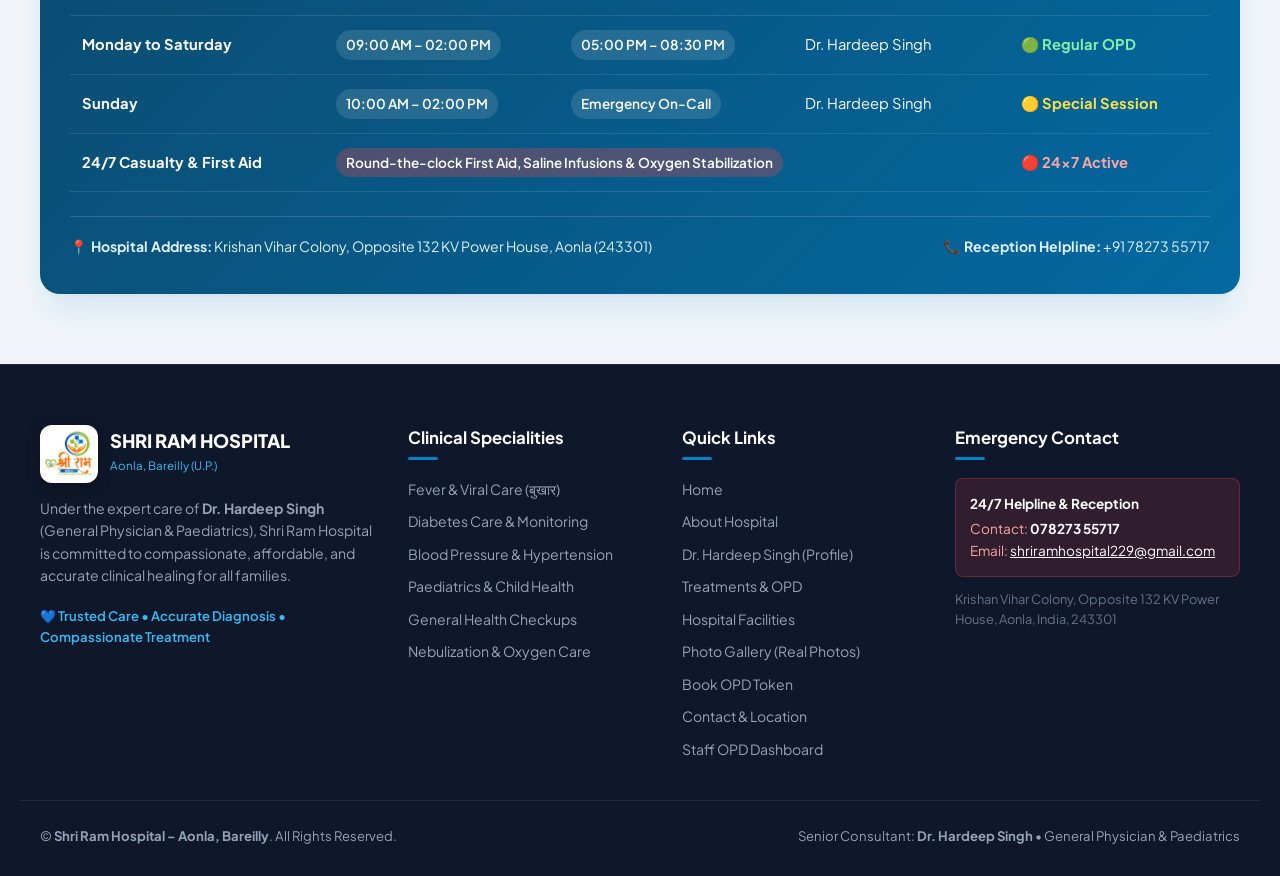
<file: doctors.html>
<!DOCTYPE html>
<html lang="en">
<head>
  <meta charset="UTF-8">
  <meta name="viewport" content="width=device-width, initial-scale=1.0, maximum-scale=5.0">
  <meta http-equiv="X-UA-Compatible" content="ie=edge">
  
  <title>Dr. Hardeep Singh | General Physician & Paediatrics | Shri Ram Hospital Aonla Bareilly</title>
  <meta name="description" content="Consult Dr. Hardeep Singh (General Physician & Paediatrics) at Shri Ram Hospital, Aonla Bareilly. Over 10 years of trusted clinical experience in Fever, Diabetes, Blood Pressure, and Child Health. Book OPD appointment online.">
  <meta name="keywords" content="Dr Hardeep Singh Aonla, Doctor in Aonla Bareilly, Best Physician in Aonla, Child specialist Aonla, Paediatrician Bareilly, Dr Hardeep Singh OPD Timings, Shri Ram Hospital Doctor">
  <link rel="canonical" href="https://shriramhospitalaonla.in/doctors.php">

  <!-- Open Graph / Facebook -->
  <meta property="og:type" content="profile">
  <meta property="og:url" content="https://shriramhospitalaonla.in/doctors.php">
  <meta property="og:title" content="Dr. Hardeep Singh | General Physician & Paediatrics | Shri Ram Hospital Aonla">
  <meta property="og:description" content="Expert physician and paediatrician in Aonla, Bareilly. Specializing in acute fever care, diabetes management, BP monitoring, and child illnesses.">
  <meta property="og:image" content="assets/images/dr-hardeep-singh.jpg">

  <!-- Twitter -->
  <meta property="twitter:card" content="summary_large_image">
  <meta property="twitter:url" content="https://shriramhospitalaonla.in/doctors.php">
  <meta property="twitter:title" content="Dr. Hardeep Singh | General Physician & Paediatrics | Shri Ram Hospital Aonla">
  <meta property="twitter:description" content="Trusted clinical consultations for Fever, Diabetes, BP, and Child Health at Shri Ram Hospital Aonla Bareilly.">
  <meta property="twitter:image" content="assets/images/dr-hardeep-singh.jpg">

  <!-- Favicon -->
    <link rel="icon" type="image/png" sizes="32x32" href="assets/images/favicon-32x32.png">
  <link rel="icon" type="image/png" sizes="64x64" href="assets/images/favicon.png">
  <link rel="icon" type="image/svg+xml" href="assets/images/shri_ram_hospital_aonla_bareilly_uttar_pradesh.svg">
  <link rel="apple-touch-icon" sizes="180x180" href="assets/images/apple-touch-icon.png">

  <!-- Google Fonts -->
  <link rel="preconnect" href="https://fonts.googleapis.com">
  <link rel="preconnect" href="https://fonts.gstatic.com" crossorigin>
  <link href="https://fonts.googleapis.com/css2?family=Noto+Sans+Devanagari:wght@400;500;600;700&family=Plus+Jakarta+Sans:wght@400;500;600;700;800&display=swap" rel="stylesheet">

  <!-- Main Stylesheet -->
  <link rel="stylesheet" href="assets/css/style.css">

  <!-- Schema.org Physician Structured Data -->
  <script type="application/ld+json">
  {
    "@context": "https://schema.org",
    "@type": "Physician",
    "name": "Dr. Hardeep Singh",
    "image": "assets/images/dr-hardeep-singh.jpg",
    "telephone": "+917827355717",
    "email": "shriramhospital229@gmail.com",
    "medicalSpecialty": [
      "GeneralPractice",
      "Pediatric",
      "Cardiovascular",
      "Endocrine"
    ],
    "hospitalAffiliation": {
      "@type": "Hospital",
      "name": "Shri Ram Hospital – Aonla, Bareilly",
      "address": {
        "@type": "PostalAddress",
        "streetAddress": "Krishan Vihar Colony, Opposite 132 KV Power House",
        "addressLocality": "Aonla",
        "addressRegion": "Uttar Pradesh",
        "postalCode": "243301",
        "addressCountry": "IN"
      }
    },
    "openingHoursSpecification": [
      {
        "@type": "OpeningHoursSpecification",
        "dayOfWeek": ["Monday", "Tuesday", "Wednesday", "Thursday", "Friday", "Saturday"],
        "opens": "09:00",
        "closes": "14:00"
      },
      {
        "@type": "OpeningHoursSpecification",
        "dayOfWeek": ["Monday", "Tuesday", "Wednesday", "Thursday", "Friday", "Saturday"],
        "opens": "17:00",
        "closes": "20:30"
      },
      {
        "@type": "OpeningHoursSpecification",
        "dayOfWeek": "Sunday",
        "opens": "10:00",
        "closes": "14:00"
      }
    ],
    "priceRange": "₹₹",
    "knowsLanguage": ["Hindi", "Punjabi", "English"]
  }
  </script>
</head>
<body>

  <!-- ===================================================================
       1. TOP EMERGENCY & TIMINGS BAR
       =================================================================== -->
  <div class="topbar">
    <div class="container topbar-wrapper">
      <div class="topbar-left">
        <div class="topbar-item">
          <span class="emergency-tag">24x7 Emergency</span>
          <span>Helpline: <a href="tel:+917827355717" style="color: #ffffff; font-weight: 700;">078273 55717</a></span>
        </div>
        <div class="topbar-item">
          <svg viewBox="0 0 24 24"><path d="M12 2C8.13 2 5 5.13 5 9c0 5.25 7 13 7 13s7-7.75 7-13c0-3.87-3.13-7-7-7zm0 9.5c-1.38 0-2.5-1.12-2.5-2.5s1.12-2.5 2.5-2.5 2.5 1.12 2.5 2.5-1.12 2.5-2.5 2.5z"/></svg>
          <span>Krishan Vihar Colony, Opp. 132 KV Power House, Aonla (243301)</span>
        </div>
      </div>
      <div class="topbar-right">
        <div class="topbar-item">
          <svg viewBox="0 0 24 24"><path d="M11.99 2C6.47 2 2 6.48 2 12s4.47 10 9.99 10C17.52 22 22 17.52 22 12S17.52 2 11.99 2zM12 20c-4.42 0-8-3.58-8-8s3.58-8 8-8 8 3.58 8 8-3.58 8-8 8zm.5-13H11v6l5.25 3.15.75-1.23-4.5-2.67z"/></svg>
          <span>OPD: 9:00 AM - 2:00 PM &bull; 5:00 PM - 8:30 PM</span>
        </div>
        <div class="topbar-item">
          <a href="appointment.php" style="color: #bae6fd; font-weight: 600;">Token Booking Open</a>
        </div>
      </div>
    </div>
  </div>

  <!-- ===================================================================
       2. HEADER & NAVIGATION (STRICT SINGLE LINE)
       =================================================================== -->
  <header class="site-header">
    <div class="container header-wrapper">
      <a href="index.php" class="brand-logo" aria-label="Shri Ram Hospital Home">
        <img src="assets/images/shri_ram_hospital_aonla_bareilly_uttar_pradesh.png" alt="Shri Ram Hospital Aonla Bareilly Uttar Pradesh Logo" class="brand-logo-img" width="78" height="74">
        <div class="brand-text-col">
          <span class="brand-hindi">श्री राम हॉस्पिटल • आँवला (बरेली)</span>
          <span class="brand-title">SHRI RAM <span>HOSPITAL</span></span>
          <span class="brand-subtitle">Dr. Hardeep Singh | Physician & Paediatrics</span>
        </div>
      </a>

      <!-- Desktop Nav -->
      <nav class="nav-desktop">
        <a href="index.php" class="nav-link">Home</a>
        <a href="about.php" class="nav-link">About</a>
        <a href="doctors.php" class="nav-link active">Dr. Hardeep Singh</a>
        <a href="services.php" class="nav-link">Treatments</a>
        <a href="facilities.php" class="nav-link">Facilities</a>
        <a href="gallery.php" class="nav-link">Photo Gallery</a>
        <a href="contact.php" class="nav-link">Contact</a>
      </nav>

      <!-- Action CTA Buttons -->
      <div class="header-cta-group">
        <a href="tel:+917827355717" class="btn btn-outline btn-sm">
          <svg width="15" height="15" viewBox="0 0 24 24" fill="currentColor"><path d="M6.62 10.79c1.44 2.83 3.76 5.14 6.59 6.59l2.2-2.2c.27-.27.67-.36 1.02-.24 1.12.37 2.33.57 3.57.57.55 0 1 .45 1 1V20c0 .55-.45 1-1 1-9.39 0-17-7.61-17-17 0-.55.45-1 1-1h3.5c.55 0 1 .45 1 1 0 1.25.2 2.45.57 3.57.11.35.03.74-.25 1.02l-2.2 2.2z"/></svg>
          <span>078273 55717</span>
        </a>
        <a href="appointment.php" class="btn btn-primary btn-sm">
          <span>Book Appointment</span>
        </a>
      </div>

      <!-- Mobile Hamburger Toggle -->
      <button class="mobile-nav-toggle" aria-label="Toggle navigation menu">
        <span></span>
        <span></span>
        <span></span>
      </button>
    </div>
  </header>

  <!-- Mobile Drawer Backdrop & Drawer -->
  <div class="mobile-drawer-backdrop"></div>
  <aside class="mobile-nav-drawer">
    <div style="margin-bottom: 20px;">
      <span style="font-size: 0.8rem; font-weight: 700; color: var(--secondary-dark); text-transform: uppercase;">Shri Ram Hospital</span>
      <h3 style="font-size: 1.3rem; font-weight: 800; color: var(--dark);">Aonla, Bareilly</h3>
      <p style="font-size: 0.85rem; color: var(--text-muted);">Dr. Hardeep Singh (General Physician & Paediatrics)</p>
    </div>
    <div class="mobile-links">
      <a href="index.php" class="mobile-link">Home <span>&rarr;</span></a>
      <a href="about.php" class="mobile-link">About Shri Ram Hospital <span>&rarr;</span></a>
      <a href="doctors.php" class="mobile-link active">Dr. Hardeep Singh (Doctor Profile) <span>&rarr;</span></a>
      <a href="services.php" class="mobile-link">Treatments & Specialities <span>&rarr;</span></a>
      <a href="facilities.php" class="mobile-link">Hospital Facilities & Infrastructure <span>&rarr;</span></a>
      <a href="gallery.php" class="mobile-link">Real Photo Gallery (19 Photos) <span>&rarr;</span></a>
      <a href="appointment.php" class="mobile-link">Book OPD Token <span>&rarr;</span></a>
      <a href="contact.php" class="mobile-link">Contact & Directions <span>&rarr;</span></a>
    </div>
    <div style="display: flex; flex-direction: column; gap: 10px; margin-top: auto;">
      <a href="tel:+917827355717" class="btn btn-outline" style="width: 100%;">
        📞 Call Hospital: 078273 55717
      </a>
      <a href="appointment.php" class="btn btn-primary" style="width: 100%;">
        📅 Book OPD Appointment
      </a>
    </div>
  </aside>

  <!-- ===================================================================
       3. SUBPAGE HERO & BREADCRUMBS
       =================================================================== -->
  <section class="subpage-hero">
    <div class="container">
      <div class="subpage-hero-inner">
        <nav class="breadcrumb" aria-label="Breadcrumbs">
          <a href="index.php">Home</a>
          <span class="separator">/</span>
          <span class="current">Dr. Hardeep Singh</span>
        </nav>
        <span class="subpage-badge">Senior Medical Consultant</span>
        <h1 class="subpage-title">Dr. Hardeep Singh</h1>
        <p class="subpage-desc">
          General Physician &amp; Paediatrics (शिशु एवं बाल रोग विशेषज्ञ). Serving families across Aonla, Bareilly with 10+ years of clinical distinction in fevers, metabolic care, blood pressure management, and child health.
        </p>
        <div class="subpage-cta-row">
          <a href="appointment.php" class="btn btn-primary">Book Consultation with Doctor</a>
          <a href="https://wa.me/917827355717?text=Namaste%20Dr.%20Hardeep%20Singh%20Ji%2C%20I%20want%20to%20consult%20at%20Shri%20Ram%20Hospital%20Aonla." target="_blank" class="btn btn-whatsapp">Direct WhatsApp Consult</a>
        </div>
      </div>
    </div>
  </section>

  <!-- ===================================================================
       4. COMPREHENSIVE DOCTOR PROFILE
       =================================================================== -->
  <section class="content-section">
    <div class="container">
      <div class="doctor-spotlight-card" style="box-shadow: var(--shadow-lg);">
        <div class="doc-spotlight-grid">
          <div class="doc-spotlight-photo">
            <img src="assets/images/dr-hardeep-singh.jpg" alt="Dr Hardeep Singh General Physician Aonla Bareilly">
            <div class="doc-badge-verified">
              <svg width="18" height="18" viewBox="0 0 24 24" fill="#22c55e"><path d="M12 2C6.48 2 2 6.48 2 12s4.48 10 10 10 10-4.48 10-10S17.52 2 12 2zm-2 15l-5-5 1.41-1.41L10 14.17l7.59-7.59L19 8l-9 9z"/></svg>
              <span>Verified Senior Practitioner</span>
            </div>
          </div>

          <div class="doc-spotlight-content">
            <h2 class="doc-spotlight-title">Dr. Hardeep Singh</h2>
            <div class="doc-spotlight-qual">
              General Physician &bull; Paediatrics (बाल रोग विशेषज्ञ) &bull; 10+ Years Practice
            </div>

            <div class="doc-quote-box">
              &ldquo;Accurate diagnosis is the half battle won. Our priority is to listen patiently, examine thoroughly, and formulate a clear, ethical treatment plan that ensures quick, sustainable relief for every patient.&rdquo;
            </div>

            <p style="color: var(--text-muted); font-size: 0.98rem; margin-bottom: 20px; line-height: 1.7;">
              Dr. Hardeep Singh brings extensive clinical experience in both adult internal medicine and paediatric care. Over the past decade in Aonla, he has earned immense respect and trust for his empathetic bedside manner, precise fever investigations, and proactive metabolic disease management (diabetes & high BP).
            </p>

            <div class="doc-details-list">
              <div class="doc-detail-item">
                <svg viewBox="0 0 24 24" fill="currentColor"><path d="M12 2C6.48 2 2 6.48 2 12s4.48 10 10 10 10-4.48 10-10S17.52 2 12 2zm-2 15l-5-5 1.41-1.41L10 14.17l7.59-7.59L19 8l-9 9z"/></svg>
                <div>
                  <strong>Primary Clinical Focus</strong>
                  <span>Fever, Dengue/Typhoid, Diabetes Care, BP Control, Paediatrics</span>
                </div>
              </div>
              <div class="doc-detail-item">
                <svg viewBox="0 0 24 24" fill="currentColor"><path d="M12 2C6.48 2 2 6.48 2 12s4.48 10 10 10 10-4.48 10-10S17.52 2 12 2zm-2 15l-5-5 1.41-1.41L10 14.17l7.59-7.59L19 8l-9 9z"/></svg>
                <div>
                  <strong>Consultation Chambers</strong>
                  <span>Sanitized Private Room at Shri Ram Hospital, Aonla</span>
                </div>
              </div>
              <div class="doc-detail-item">
                <svg viewBox="0 0 24 24" fill="currentColor"><path d="M12 2C6.48 2 2 6.48 2 12s4.48 10 10 10 10-4.48 10-10S17.52 2 12 2zm-2 15l-5-5 1.41-1.41L10 14.17l7.59-7.59L19 8l-9 9z"/></svg>
                <div>
                  <strong>OPD Consultation Hours</strong>
                  <span>Mon - Sat: 9:00 AM - 2:00 PM &bull; 5:00 PM - 8:30 PM | Sun: 10:00 AM - 2:00 PM</span>
                </div>
              </div>
              <div class="doc-detail-item">
                <svg viewBox="0 0 24 24" fill="currentColor"><path d="M12 2C6.48 2 2 6.48 2 12s4.48 10 10 10 10-4.48 10-10S17.52 2 12 2zm-2 15l-5-5 1.41-1.41L10 14.17l7.59-7.59L19 8l-9 9z"/></svg>
                <div>
                  <strong>Direct Hospital Contact</strong>
                  <span>Helpline: 078273 55717 | WhatsApp: +91 78273 55717</span>
                </div>
              </div>
            </div>

            <div style="display: flex; gap: 14px; flex-wrap: wrap;">
              <a href="appointment.php" class="btn btn-primary">
                Book Consultation Slip Online
              </a>
              <a href="https://wa.me/917827355717?text=Hello%20Dr.%20Hardeep%20Singh%2C%20I%20would%20like%20to%20consult%20regarding%20my%20health." target="_blank" class="btn btn-whatsapp">
                Chat on WhatsApp
              </a>
            </div>
          </div>
        </div>
      </div>
    </div>
  </section>

  <!-- ===================================================================
       5. DOCTOR CHAMBER & CLINICAL SETUP (REAL PHOTOS)
       =================================================================== -->
  <section class="section section-alt">
    <div class="container">
      <div class="section-header">
        <span class="section-badge">Real Hospital Visuals</span>
        <h2 class="section-title">Inside Dr. Hardeep Singh's Consultation Chamber</h2>
        <p class="section-subtitle">
          Authentic DSLR photos of the consultation setup, patient examination desk, and diagnostic tools.
        </p>
      </div>

      <div class="gallery-grid">
        <div class="gallery-card" data-full="assets/images/real/dsc_3484.jpg">
          <div class="gallery-card-thumb-wrap">
            <img src="assets/images/real/dsc_3484_thumb.jpg" alt="Doctor Consultation Chamber Desk" class="gallery-card-thumb" loading="lazy">
            <span class="gallery-card-category">Doctor Desk</span>
          </div>
          <div class="gallery-card-body">
            <h3 class="gallery-card-title">Consultation Desk &amp; Patient Seating</h3>
            <div class="gallery-card-caption-hi">डॉ. हरदीप सिंह परामर्श मेज</div>
            <p class="gallery-card-desc">Where patients discuss their health concerns in a calm, unhurried atmosphere.</p>
          </div>
        </div>

        <div class="gallery-card" data-full="assets/images/real/dsc_3517.jpg">
          <div class="gallery-card-thumb-wrap">
            <img src="assets/images/real/dsc_3517_thumb.jpg" alt="Doctor Examination Setup" class="gallery-card-thumb" loading="lazy">
            <span class="gallery-card-category">Clinical Setup</span>
          </div>
          <div class="gallery-card-body">
            <h3 class="gallery-card-title">Physical Examination Area</h3>
            <div class="gallery-card-caption-hi">शारीरिक परीक्षण एवं डायग्नोस्टिक व्यवस्था</div>
            <p class="gallery-card-desc">Fully equipped for chest auscultation, abdomen evaluation, and vitals check.</p>
          </div>
        </div>

        <div class="gallery-card" data-full="assets/images/real/dsc_3522.jpg">
          <div class="gallery-card-thumb-wrap">
            <img src="assets/images/real/dsc_3522_thumb.jpg" alt="Medical Diagnostic Stethoscope Setup" class="gallery-card-thumb" loading="lazy">
            <span class="gallery-card-category">Diagnostic Tools</span>
          </div>
          <div class="gallery-card-body">
            <h3 class="gallery-card-title">Diagnostic Stethoscope &amp; Assessment</h3>
            <div class="gallery-card-caption-hi">स्टेथोस्कोप एवं आधुनिक क्लिनिकल उपकरण</div>
            <p class="gallery-card-desc">High precision instruments for accurate cardiovascular and respiratory assessment.</p>
          </div>
        </div>
      </div>
    </div>
  </section>

  <!-- ===================================================================
       6. CLINICAL METHODOLOGY & ETHICAL STANDARDS
       =================================================================== -->
  <section class="section">
    <div class="container">
      <div class="section-header">
        <span class="section-badge">Patient First</span>
        <h2 class="section-title">Why Families Choose Dr. Hardeep Singh</h2>
        <p class="section-subtitle">Our practice is built on five core commitments to every visiting patient.</p>
      </div>

      <div class="services-grid">
        <div class="service-card">
          <div class="service-icon-box">🩺</div>
          <h3 class="service-title">Active Listening</h3>
          <p class="service-desc">Every consultation allows patients to explain their full symptom timeline without interruption or rush.</p>
        </div>

        <div class="service-card">
          <div class="service-icon-box">🔬</div>
          <h3 class="service-title">Rational Lab Investigations</h3>
          <p class="service-desc">No indiscriminate tests. Only targeted, evidence-based investigations (like CBC, blood sugar, urine routine) when necessary.</p>
        </div>

        <div class="service-card">
          <div class="service-icon-box">💊</div>
          <h3 class="service-title">Genuine Medications</h3>
          <p class="service-desc">Prescribing safe, effective molecules with clear dosing instructions. Over-the-counter antibiotic abuse is strictly discouraged.</p>
        </div>

        <div class="service-card">
          <div class="service-icon-box">👶</div>
          <h3 class="service-title">Child-Friendly Technique</h3>
          <p class="service-desc">Gentle approach to pediatric examinations, soothing frightened children, and empowering anxious parents with home care advice.</p>
        </div>

        <div class="service-card">
          <div class="service-icon-box">📊</div>
          <h3 class="service-title">Chronic Disease Titration</h3>
          <p class="service-desc">Systematic longitudinal tracking for blood pressure and diabetes to prevent silent organ damage to the heart and kidneys.</p>
        </div>

        <div class="service-card">
          <div class="service-icon-box">🚨</div>
          <h3 class="service-title">Emergency Availability</h3>
          <p class="service-desc">Immediate telephone access and casualty triage for critical fevers, severe dehydration, and breathing difficulties.</p>
        </div>
      </div>
    </div>
  </section>

  <!-- ===================================================================
       7. OPD TIMINGS & BOOKING CTA
       =================================================================== -->
  <section class="section section-alt">
    <div class="container">
      <div class="timings-card">
        <div class="timings-header">
          <div>
            <span style="color: #7dd3fc; font-weight: 700; font-size: 0.8rem; text-transform: uppercase; letter-spacing: 1px;">Doctor Consultation Schedule</span>
            <h3 class="timings-title">Daily OPD Timings – Dr. Hardeep Singh</h3>
          </div>
          <a href="appointment.php" class="btn btn-whatsapp btn-sm">
            Book Token Online
          </a>
        </div>

        <div style="overflow-x: auto;">
          <table class="timings-table">
            <thead>
              <tr>
                <th>Day of Week</th>
                <th>Morning Session</th>
                <th>Evening Session</th>
                <th>Consulting Doctor</th>
                <th>Status</th>
              </tr>
            </thead>
            <tbody>
              <tr>
                <td><strong>Monday to Saturday</strong></td>
                <td><span class="slot-time">09:00 AM – 02:00 PM</span></td>
                <td><span class="slot-time">05:00 PM – 08:30 PM</span></td>
                <td>Dr. Hardeep Singh</td>
                <td><span style="color: #86efac; font-weight: 700;">🟢 Regular OPD</span></td>
              </tr>
              <tr>
                <td><strong>Sunday</strong></td>
                <td><span class="slot-time">10:00 AM – 02:00 PM</span></td>
                <td><span class="slot-time">Emergency On-Call</span></td>
                <td>Dr. Hardeep Singh</td>
                <td><span style="color: #fde047; font-weight: 700;">🟡 Special Session</span></td>
              </tr>
              <tr>
                <td><strong>24/7 Casualty & First Aid</strong></td>
                <td colspan="3"><span class="slot-time" style="background: rgba(239, 68, 68, 0.3);">Round-the-clock First Aid, Saline Infusions & Oxygen Stabilization</span></td>
                <td><span style="color: #fca5a5; font-weight: 700;">🔴 24x7 Active</span></td>
              </tr>
            </tbody>
          </table>
        </div>

        <div class="timings-footer">
          <div>
            <strong>📍 Hospital Address:</strong> Krishan Vihar Colony, Opposite 132 KV Power House, Aonla (243301)
          </div>
          <div>
            <strong>📞 Reception Helpline:</strong> +91 78273 55717
          </div>
        </div>
      </div>
    </div>
  </section>

  <!-- ===================================================================
       8. FOOTER
       =================================================================== -->
  <footer class="site-footer">
    <div class="container footer-grid">
      <div>
        <div style="display: flex; align-items: center; gap: 12px; margin-bottom: 14px;">
          <img src="assets/images/shri_ram_hospital_aonla_bareilly_uttar_pradesh.png" alt="Shri Ram Hospital Logo" class="footer-logo-img" width="58" height="58">
          <div>
            <h4 style="color: #ffffff; font-size: 1.15rem; font-weight: 800; line-height: 1.1;">SHRI RAM HOSPITAL</h4>
            <span style="font-size: 0.72rem; color: #38bdf8;">Aonla, Bareilly (U.P.)</span>
          </div>
        </div>
        <p class="footer-desc">
          Under the expert care of <strong>Dr. Hardeep Singh</strong> (General Physician & Paediatrics), Shri Ram Hospital is committed to compassionate, affordable, and accurate clinical healing for all families.
        </p>
        <div style="font-size: 0.82rem; color: #38bdf8; font-weight: 600;">
          💙 Trusted Care &bull; Accurate Diagnosis &bull; Compassionate Treatment
        </div>
      </div>

      <div>
        <h4 class="footer-col-title">Clinical Specialities</h4>
        <div class="footer-links">
          <a href="services.php#fever">Fever &amp; Viral Care (बुखार)</a>
          <a href="services.php#diabetes">Diabetes Care &amp; Monitoring</a>
          <a href="services.php#bp">Blood Pressure &amp; Hypertension</a>
          <a href="services.php#paediatrics">Paediatrics &amp; Child Health</a>
          <a href="services.php#checkup">General Health Checkups</a>
          <a href="facilities.php">Nebulization &amp; Oxygen Care</a>
        </div>
      </div>

      <div>
        <h4 class="footer-col-title">Quick Links</h4>
        <div class="footer-links">
          <a href="index.php">Home</a>
          <a href="about.php">About Hospital</a>
          <a href="doctors.php">Dr. Hardeep Singh (Profile)</a>
          <a href="services.php">Treatments &amp; OPD</a>
          <a href="facilities.php">Hospital Facilities</a>
          <a href="gallery.php">Photo Gallery (Real Photos)</a>
          <a href="appointment.php">Book OPD Token</a>
          <a href="contact.php">Contact &amp; Location</a>
          <a href="admin.php">Staff OPD Dashboard</a>
        </div>
      </div>

      <div>
        <h4 class="footer-col-title">Emergency Contact</h4>
        <div class="footer-emergency-alert">
          <strong>24/7 Helpline &amp; Reception</strong>
          Contact: <a href="tel:+917827355717" style="color: #ffffff; font-weight: 700;">078273 55717</a><br>
          Email: <a href="mailto:shriramhospital229@gmail.com" style="color: #ffffff; text-decoration: underline;">shriramhospital229@gmail.com</a>
        </div>
        <p style="font-size: 0.8rem; margin-top: 12px; color: #64748b;">
          Krishan Vihar Colony, Opposite 132 KV Power House, Aonla, India, 243301
        </p>
      </div>
    </div>

    <div class="container footer-bottom">
      <div>
        &copy; <?= date('Y') ?> <strong>Shri Ram Hospital – Aonla, Bareilly</strong>. All Rights Reserved.
      </div>
      <div>
        Senior Consultant: <strong>Dr. Hardeep Singh</strong> &bull; General Physician &amp; Paediatrics
      </div>
    </div>
  </footer>

  <!-- Floating WhatsApp -->
  <a href="https://wa.me/917827355717?text=Namaste%20Dr.%20Hardeep%20Singh%20Ji%2C%20I%20want%20to%20consult%20at%20Shri%20Ram%20Hospital%20Aonla." 
     target="_blank" 
     class="floating-whatsapp" 
     aria-label="Chat on WhatsApp with Shri Ram Hospital">
    <svg viewBox="0 0 24 24"><path d="M12.04 2c-5.46 0-9.91 4.45-9.91 9.91 0 1.75.46 3.45 1.32 4.95L2.05 22l5.25-1.38c1.45.79 3.08 1.21 4.74 1.21 5.46 0 9.91-4.45 9.91-9.91 0-2.65-1.03-5.14-2.9-7.01A9.816 9.816 0 0 0 12.04 2z"/></svg>
  </a>

  <!-- Mobile Sticky Bar -->
  <div class="mobile-bottom-bar">
    <a href="tel:+917827355717" class="mobile-bar-btn call-btn">
      <svg viewBox="0 0 24 24" fill="currentColor"><path d="M6.62 10.79c1.44 2.83 3.76 5.14 6.59 6.59l2.2-2.2c.27-.27.67-.36 1.02-.24 1.12.37 2.33.57 3.57.57.55 0 1 .45 1 1V20c0 .55-.45 1-1 1-9.39 0-17-7.61-17-17 0-.55.45-1 1-1h3.5c.55 0 1 .45 1 1 0 1.25.2 2.45.57 3.57.11.35.03.74-.25 1.02l-2.2 2.2z"/></svg>
      <span>Call</span>
    </a>
    <a href="https://wa.me/917827355717?text=Namaste%20Dr.%20Hardeep%20Singh%20Ji%2C%20I%20want%20to%20consult%20at%20Shri%20Ram%20Hospital%20Aonla." target="_blank" class="mobile-bar-btn wa-btn">
      <svg viewBox="0 0 24 24" fill="currentColor"><path d="M12.04 2c-5.46 0-9.91 4.45-9.91 9.91 0 1.75.46 3.45 1.32 4.95L2.05 22l5.25-1.38c1.45.79 3.08 1.21 4.74 1.21 5.46 0 9.91-4.45 9.91-9.91 0-2.65-1.03-5.14-2.9-7.01A9.816 9.816 0 0 0 12.04 2z"/></svg>
      <span>WhatsApp</span>
    </a>
    <a href="appointment.php" class="mobile-bar-btn book-btn">
      <svg viewBox="0 0 24 24" fill="currentColor"><path d="M19 3h-1V1h-2v2H8V1H6v2H5c-1.11 0-1.99.9-1.99 2L3 19c0 1.1.89 2 2 2h14c1.1 0 2-.9 2-2V5c0-1.1-.9-2-2-2zm0 16H5V8h14v11z"/></svg>
      <span>Book OPD</span>
    </a>
    <a href="gallery.php" class="mobile-bar-btn">
      <svg viewBox="0 0 24 24" fill="currentColor"><path d="M21 19V5c0-1.1-.9-2-2-2H5c-1.1 0-2 .9-2 2v14c0 1.1.9 2 2 2h14c1.1 0 2-.9 2-2zM8.5 13.5l2.5 3.01L14.5 12l4.5 6H5l3.5-4.5z"/></svg>
      <span>Photos</span>
    </a>
    <a href="contact.php" class="mobile-bar-btn">
      <svg viewBox="0 0 24 24" fill="currentColor"><path d="M12 2C8.13 2 5 5.13 5 9c0 5.25 7 13 7 13s7-7.75 7-13c0-3.87-3.13-7-7-7zm0 9.5c-1.38 0-2.5-1.12-2.5-2.5s1.12-2.5 2.5-2.5 2.5 1.12 2.5 2.5-1.12 2.5-2.5 2.5z"/></svg>
      <span>Location</span>
    </a>
  </div>

  <!-- JavaScript -->
  <script src="assets/js/main.js"></script>
</body>
</html>
</file>
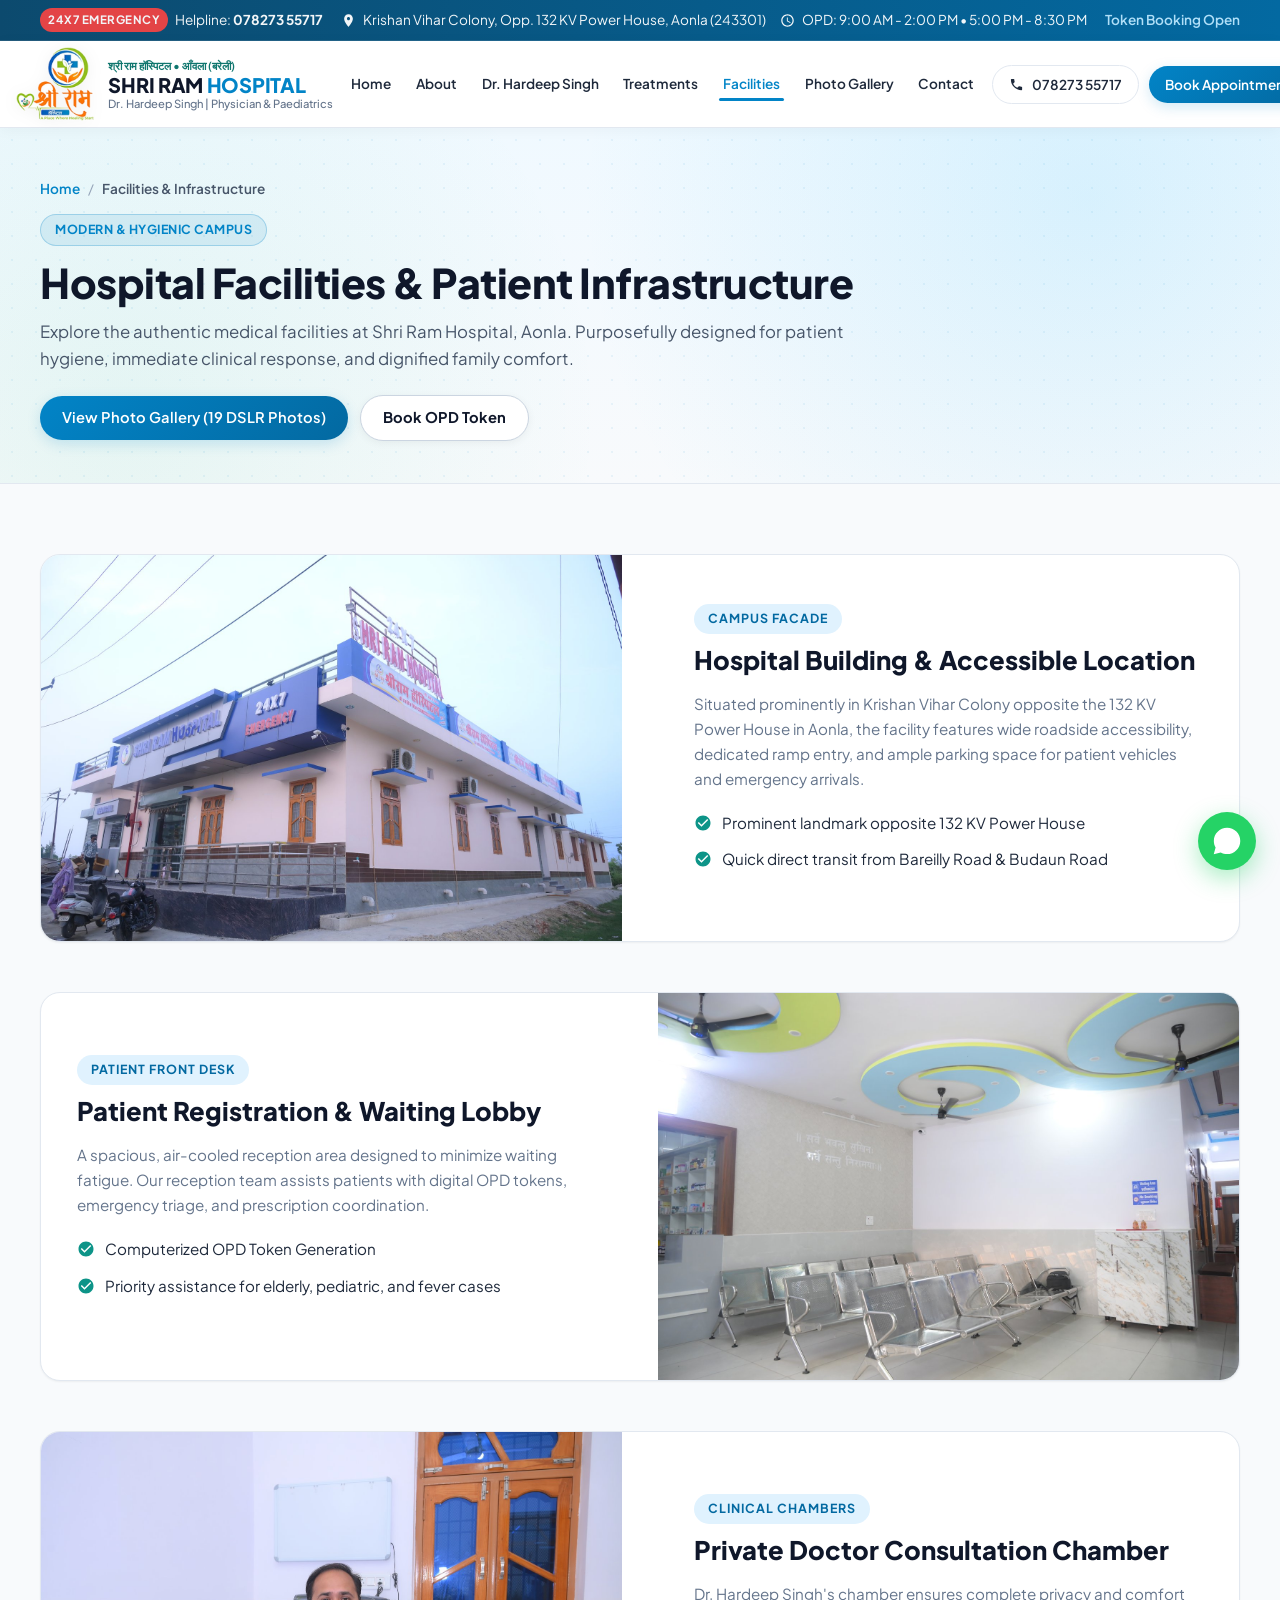
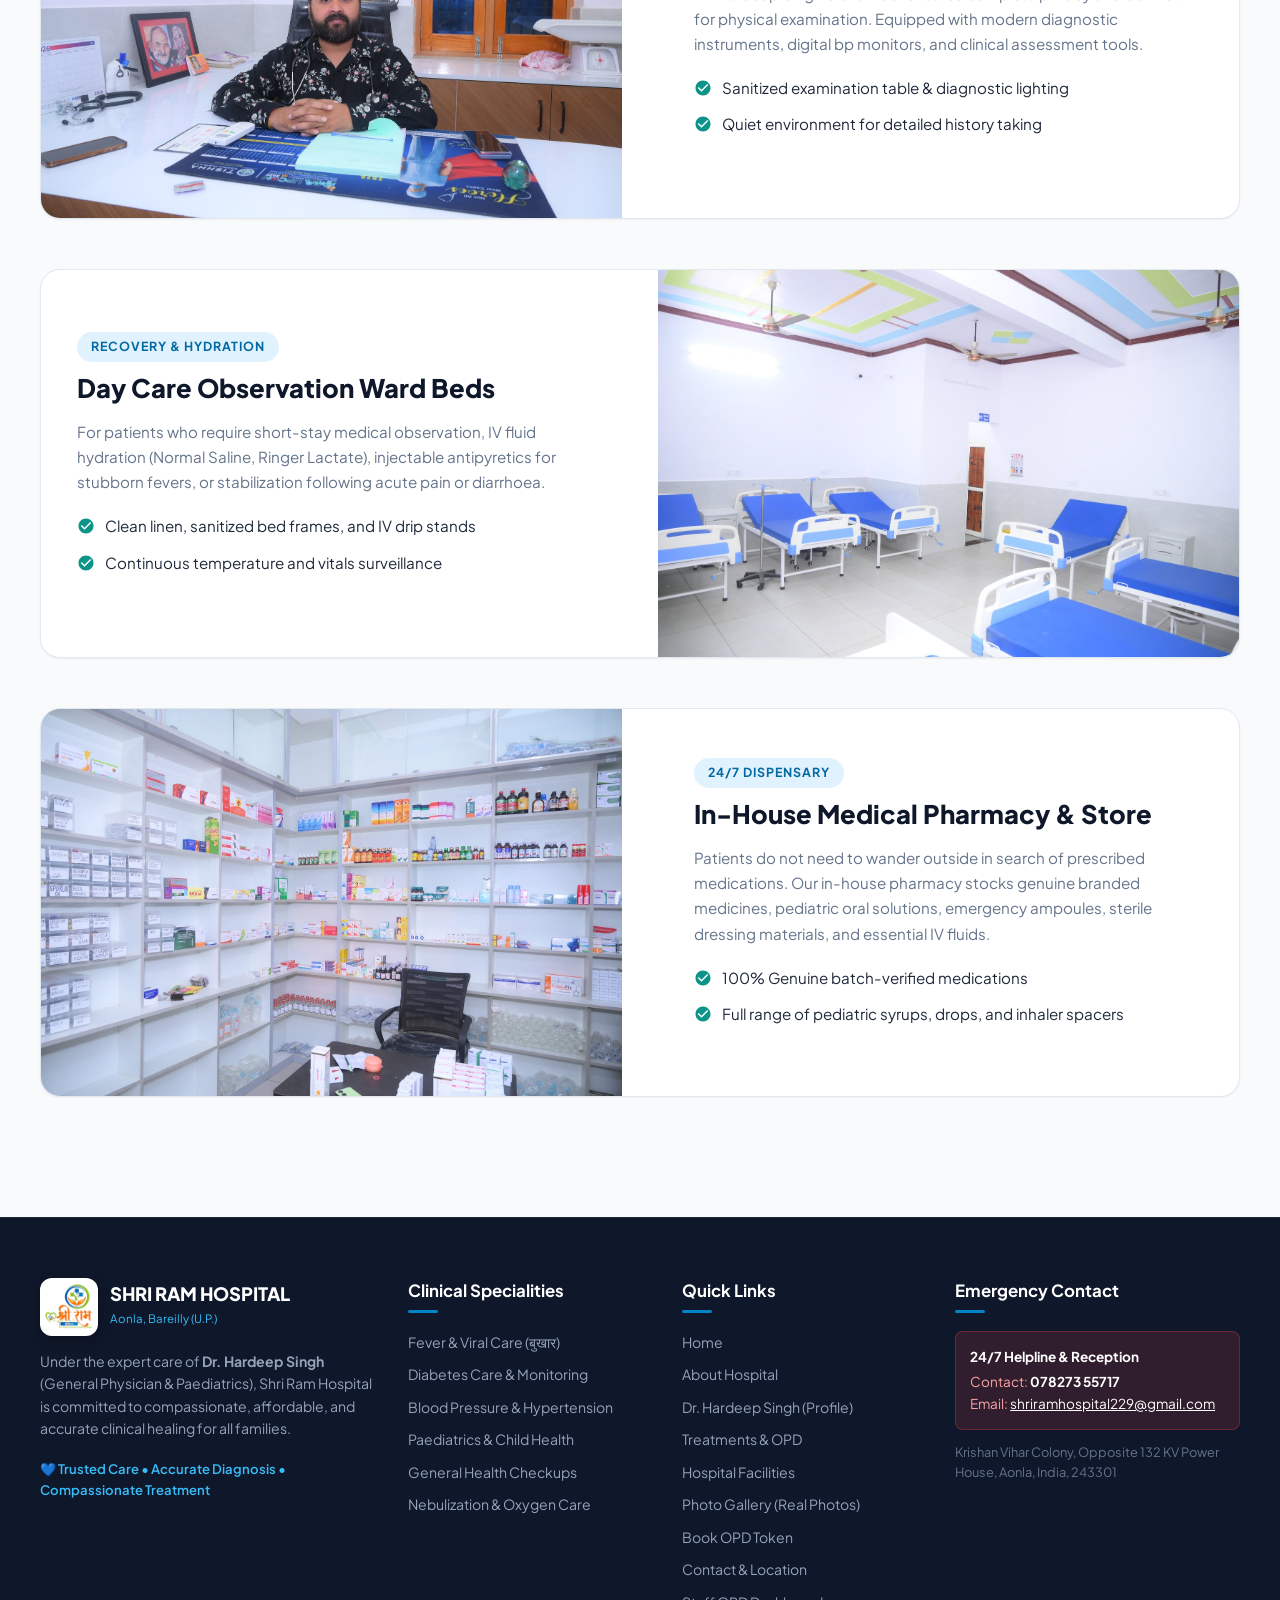
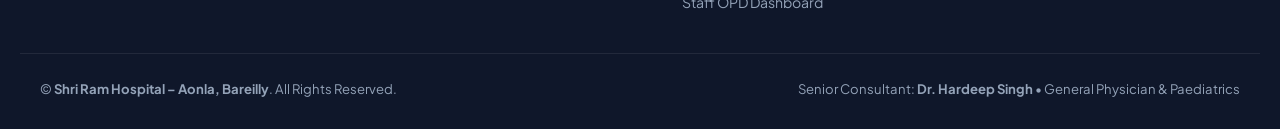
<file: facilities.html>
<!DOCTYPE html>
<html lang="en">
<head>
  <meta charset="UTF-8">
  <meta name="viewport" content="width=device-width, initial-scale=1.0, maximum-scale=5.0">
  <meta http-equiv="X-UA-Compatible" content="ie=edge">
  
  <title>Hospital Facilities & Infrastructure | Shri Ram Hospital – Aonla, Bareilly</title>
  <meta name="description" content="Explore clinical facilities at Shri Ram Hospital Aonla, Bareilly. Air-cooled OPD chambers, daycare observation beds, ultrasonic nebulizer, emergency oxygen support, and 24/7 in-house medical pharmacy.">
  <meta name="keywords" content="Hospital facilities Aonla, Daycare beds hospital Aonla, Medical pharmacy Aonla Bareilly, Nebulizer clinic Aonla, Emergency hospital Aonla">
  <link rel="canonical" href="https://shriramhospitalaonla.in/facilities.php">

  <!-- Open Graph / Facebook -->
  <meta property="og:type" content="website">
  <meta property="og:url" content="https://shriramhospitalaonla.in/facilities.php">
  <meta property="og:title" content="Hospital Facilities & Infrastructure | Shri Ram Hospital Aonla">
  <meta property="og:description" content="Sanitized OPD chambers, daycare observation ward, pediatric nebulizer, and in-house pharmacy in Aonla, Bareilly.">
  <meta property="og:image" content="assets/images/real/dsc_3530.jpg">

  <!-- Twitter -->
  <meta property="twitter:card" content="summary_large_image">
  <meta property="twitter:url" content="https://shriramhospitalaonla.in/facilities.php">
  <meta property="twitter:title" content="Hospital Facilities & Infrastructure | Shri Ram Hospital Aonla">
  <meta property="twitter:description" content="Inside look at real clinical infrastructure and facilities at Shri Ram Hospital Aonla.">
  <meta property="twitter:image" content="assets/images/real/dsc_3530.jpg">

  <!-- Favicon -->
    <link rel="icon" type="image/png" sizes="32x32" href="assets/images/favicon-32x32.png">
  <link rel="icon" type="image/png" sizes="64x64" href="assets/images/favicon.png">
  <link rel="icon" type="image/svg+xml" href="assets/images/shri_ram_hospital_aonla_bareilly_uttar_pradesh.svg">
  <link rel="apple-touch-icon" sizes="180x180" href="assets/images/apple-touch-icon.png">

  <!-- Google Fonts -->
  <link rel="preconnect" href="https://fonts.googleapis.com">
  <link rel="preconnect" href="https://fonts.gstatic.com" crossorigin>
  <link href="https://fonts.googleapis.com/css2?family=Noto+Sans+Devanagari:wght@400;500;600;700&family=Plus+Jakarta+Sans:wght@400;500;600;700;800&display=swap" rel="stylesheet">

  <!-- Main Stylesheet -->
  <link rel="stylesheet" href="assets/css/style.css">

  <!-- Schema.org Breadcrumb -->
  <script type="application/ld+json">
  {
    "@context": "https://schema.org",
    "@type": "WebPage",
    "name": "Hospital Facilities & Infrastructure - Shri Ram Hospital Aonla",
    "breadcrumb": {
      "@type": "BreadcrumbList",
      "itemListElement": [
        {
          "@type": "ListItem",
          "position": 1,
          "name": "Home",
          "item": "https://shriramhospitalaonla.in/index.php"
        },
        {
          "@type": "ListItem",
          "position": 2,
          "name": "Facilities & Infrastructure",
          "item": "https://shriramhospitalaonla.in/facilities.php"
        }
      ]
    }
  }
  </script>
</head>
<body>

  <!-- ===================================================================
       1. TOP EMERGENCY & TIMINGS BAR
       =================================================================== -->
  <div class="topbar">
    <div class="container topbar-wrapper">
      <div class="topbar-left">
        <div class="topbar-item">
          <span class="emergency-tag">24x7 Emergency</span>
          <span>Helpline: <a href="tel:+917827355717" style="color: #ffffff; font-weight: 700;">078273 55717</a></span>
        </div>
        <div class="topbar-item">
          <svg viewBox="0 0 24 24"><path d="M12 2C8.13 2 5 5.13 5 9c0 5.25 7 13 7 13s7-7.75 7-13c0-3.87-3.13-7-7-7zm0 9.5c-1.38 0-2.5-1.12-2.5-2.5s1.12-2.5 2.5-2.5 2.5 1.12 2.5 2.5-1.12 2.5-2.5 2.5z"/></svg>
          <span>Krishan Vihar Colony, Opp. 132 KV Power House, Aonla (243301)</span>
        </div>
      </div>
      <div class="topbar-right">
        <div class="topbar-item">
          <svg viewBox="0 0 24 24"><path d="M11.99 2C6.47 2 2 6.48 2 12s4.47 10 9.99 10C17.52 22 22 17.52 22 12S17.52 2 11.99 2zM12 20c-4.42 0-8-3.58-8-8s3.58-8 8-8 8 3.58 8 8-3.58 8-8 8zm.5-13H11v6l5.25 3.15.75-1.23-4.5-2.67z"/></svg>
          <span>OPD: 9:00 AM - 2:00 PM &bull; 5:00 PM - 8:30 PM</span>
        </div>
        <div class="topbar-item">
          <a href="appointment.php" style="color: #bae6fd; font-weight: 600;">Token Booking Open</a>
        </div>
      </div>
    </div>
  </div>

  <!-- ===================================================================
       2. HEADER & NAVIGATION (STRICT SINGLE LINE)
       =================================================================== -->
  <header class="site-header">
    <div class="container header-wrapper">
      <a href="index.php" class="brand-logo" aria-label="Shri Ram Hospital Home">
        <img src="assets/images/shri_ram_hospital_aonla_bareilly_uttar_pradesh.png" alt="Shri Ram Hospital Aonla Bareilly Uttar Pradesh Logo" class="brand-logo-img" width="78" height="74">
        <div class="brand-text-col">
          <span class="brand-hindi">श्री राम हॉस्पिटल • आँवला (बरेली)</span>
          <span class="brand-title">SHRI RAM <span>HOSPITAL</span></span>
          <span class="brand-subtitle">Dr. Hardeep Singh | Physician & Paediatrics</span>
        </div>
      </a>

      <!-- Desktop Nav -->
      <nav class="nav-desktop">
        <a href="index.php" class="nav-link">Home</a>
        <a href="about.php" class="nav-link">About</a>
        <a href="doctors.php" class="nav-link">Dr. Hardeep Singh</a>
        <a href="services.php" class="nav-link">Treatments</a>
        <a href="facilities.php" class="nav-link active">Facilities</a>
        <a href="gallery.php" class="nav-link">Photo Gallery</a>
        <a href="contact.php" class="nav-link">Contact</a>
      </nav>

      <!-- Action CTA Buttons -->
      <div class="header-cta-group">
        <a href="tel:+917827355717" class="btn btn-outline btn-sm">
          <svg width="15" height="15" viewBox="0 0 24 24" fill="currentColor"><path d="M6.62 10.79c1.44 2.83 3.76 5.14 6.59 6.59l2.2-2.2c.27-.27.67-.36 1.02-.24 1.12.37 2.33.57 3.57.57.55 0 1 .45 1 1V20c0 .55-.45 1-1 1-9.39 0-17-7.61-17-17 0-.55.45-1 1-1h3.5c.55 0 1 .45 1 1 0 1.25.2 2.45.57 3.57.11.35.03.74-.25 1.02l-2.2 2.2z"/></svg>
          <span>078273 55717</span>
        </a>
        <a href="appointment.php" class="btn btn-primary btn-sm">
          <span>Book Appointment</span>
        </a>
      </div>

      <!-- Mobile Hamburger Toggle -->
      <button class="mobile-nav-toggle" aria-label="Toggle navigation menu">
        <span></span>
        <span></span>
        <span></span>
      </button>
    </div>
  </header>

  <!-- Mobile Drawer Backdrop & Drawer -->
  <div class="mobile-drawer-backdrop"></div>
  <aside class="mobile-nav-drawer">
    <div style="margin-bottom: 20px;">
      <span style="font-size: 0.8rem; font-weight: 700; color: var(--secondary-dark); text-transform: uppercase;">Shri Ram Hospital</span>
      <h3 style="font-size: 1.3rem; font-weight: 800; color: var(--dark);">Aonla, Bareilly</h3>
      <p style="font-size: 0.85rem; color: var(--text-muted);">Dr. Hardeep Singh (General Physician & Paediatrics)</p>
    </div>
    <div class="mobile-links">
      <a href="index.php" class="mobile-link">Home <span>&rarr;</span></a>
      <a href="about.php" class="mobile-link">About Shri Ram Hospital <span>&rarr;</span></a>
      <a href="doctors.php" class="mobile-link">Dr. Hardeep Singh (Doctor Profile) <span>&rarr;</span></a>
      <a href="services.php" class="mobile-link">Treatments & Specialities <span>&rarr;</span></a>
      <a href="facilities.php" class="mobile-link active">Hospital Facilities & Infrastructure <span>&rarr;</span></a>
      <a href="gallery.php" class="mobile-link">Real Photo Gallery (19 Photos) <span>&rarr;</span></a>
      <a href="appointment.php" class="mobile-link">Book OPD Token <span>&rarr;</span></a>
      <a href="contact.php" class="mobile-link">Contact & Directions <span>&rarr;</span></a>
    </div>
    <div style="display: flex; flex-direction: column; gap: 10px; margin-top: auto;">
      <a href="tel:+917827355717" class="btn btn-outline" style="width: 100%;">
        📞 Call Hospital: 078273 55717
      </a>
      <a href="appointment.php" class="btn btn-primary" style="width: 100%;">
        📅 Book OPD Appointment
      </a>
    </div>
  </aside>

  <!-- ===================================================================
       3. SUBPAGE HERO & BREADCRUMBS
       =================================================================== -->
  <section class="subpage-hero">
    <div class="container">
      <div class="subpage-hero-inner">
        <nav class="breadcrumb" aria-label="Breadcrumbs">
          <a href="index.php">Home</a>
          <span class="separator">/</span>
          <span class="current">Facilities &amp; Infrastructure</span>
        </nav>
        <span class="subpage-badge">Modern &amp; Hygienic Campus</span>
        <h1 class="subpage-title">Hospital Facilities &amp; Patient Infrastructure</h1>
        <p class="subpage-desc">
          Explore the authentic medical facilities at Shri Ram Hospital, Aonla. Purposefully designed for patient hygiene, immediate clinical response, and dignified family comfort.
        </p>
        <div class="subpage-cta-row">
          <a href="gallery.php" class="btn btn-primary">View Photo Gallery (19 DSLR Photos)</a>
          <a href="appointment.php" class="btn btn-outline" >Book OPD Token</a>
        </div>
      </div>
    </div>
  </section>

  <!-- ===================================================================
       4. FACILITIES IN-DEPTH PHOTO SHOWCASES
       =================================================================== -->
  <section class="content-section">
    <div class="container">

      <!-- Facility 1: Hospital Building & Road Access -->
      <div class="facility-feature-row">
        <div class="facility-img-pane">
          <img src="assets/images/real/dsc_3530.jpg" alt="Shri Ram Hospital Campus & Building Exterior, Aonla" loading="lazy">
        </div>
        <div class="facility-text-pane">
          <span class="section-badge" style="margin-bottom: 6px;">Campus Facade</span>
          <h2 style="font-size: 1.6rem; font-weight: 800; color: var(--dark); margin-bottom: 10px;">
            Hospital Building &amp; Accessible Location
          </h2>
          <p style="color: var(--text-muted); font-size: 0.95rem; line-height: 1.65; margin-bottom: 16px;">
            Situated prominently in Krishan Vihar Colony opposite the 132 KV Power House in Aonla, the facility features wide roadside accessibility, dedicated ramp entry, and ample parking space for patient vehicles and emergency arrivals.
          </p>
          <div class="feature-check-list">
            <div class="feature-check-item">
              <svg viewBox="0 0 24 24" fill="currentColor"><path d="M12 2C6.48 2 2 6.48 2 12s4.48 10 10 10 10-4.48 10-10S17.52 2 12 2zm-2 15l-5-5 1.41-1.41L10 14.17l7.59-7.59L19 8l-9 9z"/></svg>
              <span>Prominent landmark opposite 132 KV Power House</span>
            </div>
            <div class="feature-check-item">
              <svg viewBox="0 0 24 24" fill="currentColor"><path d="M12 2C6.48 2 2 6.48 2 12s4.48 10 10 10 10-4.48 10-10S17.52 2 12 2zm-2 15l-5-5 1.41-1.41L10 14.17l7.59-7.59L19 8l-9 9z"/></svg>
              <span>Quick direct transit from Bareilly Road &amp; Budaun Road</span>
            </div>
          </div>
        </div>
      </div>

      <!-- Facility 2: Reception & Lobby -->
      <div class="facility-feature-row">
        <div class="facility-img-pane">
          <img src="assets/images/real/dsc_3496.jpg" alt="Patient Reception & Waiting Lounge Shri Ram Hospital Aonla" loading="lazy">
        </div>
        <div class="facility-text-pane">
          <span class="section-badge" style="margin-bottom: 6px;">Patient Front Desk</span>
          <h2 style="font-size: 1.6rem; font-weight: 800; color: var(--dark); margin-bottom: 10px;">
            Patient Registration &amp; Waiting Lobby
          </h2>
          <p style="color: var(--text-muted); font-size: 0.95rem; line-height: 1.65; margin-bottom: 16px;">
            A spacious, air-cooled reception area designed to minimize waiting fatigue. Our reception team assists patients with digital OPD tokens, emergency triage, and prescription coordination.
          </p>
          <div class="feature-check-list">
            <div class="feature-check-item">
              <svg viewBox="0 0 24 24" fill="currentColor"><path d="M12 2C6.48 2 2 6.48 2 12s4.48 10 10 10 10-4.48 10-10S17.52 2 12 2zm-2 15l-5-5 1.41-1.41L10 14.17l7.59-7.59L19 8l-9 9z"/></svg>
              <span>Computerized OPD Token Generation</span>
            </div>
            <div class="feature-check-item">
              <svg viewBox="0 0 24 24" fill="currentColor"><path d="M12 2C6.48 2 2 6.48 2 12s4.48 10 10 10 10-4.48 10-10S17.52 2 12 2zm-2 15l-5-5 1.41-1.41L10 14.17l7.59-7.59L19 8l-9 9z"/></svg>
              <span>Priority assistance for elderly, pediatric, and fever cases</span>
            </div>
          </div>
        </div>
      </div>

      <!-- Facility 3: Doctor Chamber -->
      <div class="facility-feature-row">
        <div class="facility-img-pane">
          <img src="assets/images/real/dsc_3522.jpg" alt="Dr Hardeep Singh Consultation Chamber (OPD 1)" loading="lazy">
        </div>
        <div class="facility-text-pane">
          <span class="section-badge" style="margin-bottom: 6px;">Clinical Chambers</span>
          <h2 style="font-size: 1.6rem; font-weight: 800; color: var(--dark); margin-bottom: 10px;">
            Private Doctor Consultation Chamber
          </h2>
          <p style="color: var(--text-muted); font-size: 0.95rem; line-height: 1.65; margin-bottom: 16px;">
            Dr. Hardeep Singh's chamber ensures complete privacy and comfort for physical examination. Equipped with modern diagnostic instruments, digital bp monitors, and clinical assessment tools.
          </p>
          <div class="feature-check-list">
            <div class="feature-check-item">
              <svg viewBox="0 0 24 24" fill="currentColor"><path d="M12 2C6.48 2 2 6.48 2 12s4.48 10 10 10 10-4.48 10-10S17.52 2 12 2zm-2 15l-5-5 1.41-1.41L10 14.17l7.59-7.59L19 8l-9 9z"/></svg>
              <span>Sanitized examination table &amp; diagnostic lighting</span>
            </div>
            <div class="feature-check-item">
              <svg viewBox="0 0 24 24" fill="currentColor"><path d="M12 2C6.48 2 2 6.48 2 12s4.48 10 10 10 10-4.48 10-10S17.52 2 12 2zm-2 15l-5-5 1.41-1.41L10 14.17l7.59-7.59L19 8l-9 9z"/></svg>
              <span>Quiet environment for detailed history taking</span>
            </div>
          </div>
        </div>
      </div>

      <!-- Facility 4: Day Care Ward -->
      <div class="facility-feature-row">
        <div class="facility-img-pane">
          <img src="assets/images/real/dsc_3502.jpg" alt="Day Care Observation Ward Beds" loading="lazy">
        </div>
        <div class="facility-text-pane">
          <span class="section-badge" style="margin-bottom: 6px;">Recovery &amp; Hydration</span>
          <h2 style="font-size: 1.6rem; font-weight: 800; color: var(--dark); margin-bottom: 10px;">
            Day Care Observation Ward Beds
          </h2>
          <p style="color: var(--text-muted); font-size: 0.95rem; line-height: 1.65; margin-bottom: 16px;">
            For patients who require short-stay medical observation, IV fluid hydration (Normal Saline, Ringer Lactate), injectable antipyretics for stubborn fevers, or stabilization following acute pain or diarrhoea.
          </p>
          <div class="feature-check-list">
            <div class="feature-check-item">
              <svg viewBox="0 0 24 24" fill="currentColor"><path d="M12 2C6.48 2 2 6.48 2 12s4.48 10 10 10 10-4.48 10-10S17.52 2 12 2zm-2 15l-5-5 1.41-1.41L10 14.17l7.59-7.59L19 8l-9 9z"/></svg>
              <span>Clean linen, sanitized bed frames, and IV drip stands</span>
            </div>
            <div class="feature-check-item">
              <svg viewBox="0 0 24 24" fill="currentColor"><path d="M12 2C6.48 2 2 6.48 2 12s4.48 10 10 10 10-4.48 10-10S17.52 2 12 2zm-2 15l-5-5 1.41-1.41L10 14.17l7.59-7.59L19 8l-9 9z"/></svg>
              <span>Continuous temperature and vitals surveillance</span>
            </div>
          </div>
        </div>
      </div>

      <!-- Facility 5: Pharmacy -->
      <div class="facility-feature-row">
        <div class="facility-img-pane">
          <img src="assets/images/real/dsc_3528.jpg" alt="24/7 In-House Medical Pharmacy Shri Ram Hospital" loading="lazy">
        </div>
        <div class="facility-text-pane">
          <span class="section-badge" style="margin-bottom: 6px;">24/7 Dispensary</span>
          <h2 style="font-size: 1.6rem; font-weight: 800; color: var(--dark); margin-bottom: 10px;">
            In-House Medical Pharmacy &amp; Store
          </h2>
          <p style="color: var(--text-muted); font-size: 0.95rem; line-height: 1.65; margin-bottom: 16px;">
            Patients do not need to wander outside in search of prescribed medications. Our in-house pharmacy stocks genuine branded medicines, pediatric oral solutions, emergency ampoules, sterile dressing materials, and essential IV fluids.
          </p>
          <div class="feature-check-list">
            <div class="feature-check-item">
              <svg viewBox="0 0 24 24" fill="currentColor"><path d="M12 2C6.48 2 2 6.48 2 12s4.48 10 10 10 10-4.48 10-10S17.52 2 12 2zm-2 15l-5-5 1.41-1.41L10 14.17l7.59-7.59L19 8l-9 9z"/></svg>
              <span>100% Genuine batch-verified medications</span>
            </div>
            <div class="feature-check-item">
              <svg viewBox="0 0 24 24" fill="currentColor"><path d="M12 2C6.48 2 2 6.48 2 12s4.48 10 10 10 10-4.48 10-10S17.52 2 12 2zm-2 15l-5-5 1.41-1.41L10 14.17l7.59-7.59L19 8l-9 9z"/></svg>
              <span>Full range of pediatric syrups, drops, and inhaler spacers</span>
            </div>
          </div>
        </div>
      </div>

    </div>
  </section>

  <!-- ===================================================================
       5. FOOTER
       =================================================================== -->
  <footer class="site-footer">
    <div class="container footer-grid">
      <div>
        <div style="display: flex; align-items: center; gap: 12px; margin-bottom: 14px;">
          <img src="assets/images/shri_ram_hospital_aonla_bareilly_uttar_pradesh.png" alt="Shri Ram Hospital Logo" class="footer-logo-img" width="58" height="58">
          <div>
            <h4 style="color: #ffffff; font-size: 1.15rem; font-weight: 800; line-height: 1.1;">SHRI RAM HOSPITAL</h4>
            <span style="font-size: 0.72rem; color: #38bdf8;">Aonla, Bareilly (U.P.)</span>
          </div>
        </div>
        <p class="footer-desc">
          Under the expert care of <strong>Dr. Hardeep Singh</strong> (General Physician & Paediatrics), Shri Ram Hospital is committed to compassionate, affordable, and accurate clinical healing for all families.
        </p>
        <div style="font-size: 0.82rem; color: #38bdf8; font-weight: 600;">
          💙 Trusted Care &bull; Accurate Diagnosis &bull; Compassionate Treatment
        </div>
      </div>

      <div>
        <h4 class="footer-col-title">Clinical Specialities</h4>
        <div class="footer-links">
          <a href="services.php#fever">Fever &amp; Viral Care (बुखार)</a>
          <a href="services.php#diabetes">Diabetes Care &amp; Monitoring</a>
          <a href="services.php#bp">Blood Pressure &amp; Hypertension</a>
          <a href="services.php#paediatrics">Paediatrics &amp; Child Health</a>
          <a href="services.php#checkup">General Health Checkups</a>
          <a href="facilities.php">Nebulization &amp; Oxygen Care</a>
        </div>
      </div>

      <div>
        <h4 class="footer-col-title">Quick Links</h4>
        <div class="footer-links">
          <a href="index.php">Home</a>
          <a href="about.php">About Hospital</a>
          <a href="doctors.php">Dr. Hardeep Singh (Profile)</a>
          <a href="services.php">Treatments &amp; OPD</a>
          <a href="facilities.php">Hospital Facilities</a>
          <a href="gallery.php">Photo Gallery (Real Photos)</a>
          <a href="appointment.php">Book OPD Token</a>
          <a href="contact.php">Contact &amp; Location</a>
          <a href="admin.php">Staff OPD Dashboard</a>
        </div>
      </div>

      <div>
        <h4 class="footer-col-title">Emergency Contact</h4>
        <div class="footer-emergency-alert">
          <strong>24/7 Helpline &amp; Reception</strong>
          Contact: <a href="tel:+917827355717" style="color: #ffffff; font-weight: 700;">078273 55717</a><br>
          Email: <a href="mailto:shriramhospital229@gmail.com" style="color: #ffffff; text-decoration: underline;">shriramhospital229@gmail.com</a>
        </div>
        <p style="font-size: 0.8rem; margin-top: 12px; color: #64748b;">
          Krishan Vihar Colony, Opposite 132 KV Power House, Aonla, India, 243301
        </p>
      </div>
    </div>

    <div class="container footer-bottom">
      <div>
        &copy; <?= date('Y') ?> <strong>Shri Ram Hospital – Aonla, Bareilly</strong>. All Rights Reserved.
      </div>
      <div>
        Senior Consultant: <strong>Dr. Hardeep Singh</strong> &bull; General Physician &amp; Paediatrics
      </div>
    </div>
  </footer>

  <!-- Floating WhatsApp -->
  <a href="https://wa.me/917827355717?text=Namaste%20Dr.%20Hardeep%20Singh%20Ji%2C%20I%20want%20to%20consult%20at%20Shri%20Ram%20Hospital%20Aonla." 
     target="_blank" 
     class="floating-whatsapp" 
     aria-label="Chat on WhatsApp with Shri Ram Hospital">
    <svg viewBox="0 0 24 24"><path d="M12.04 2c-5.46 0-9.91 4.45-9.91 9.91 0 1.75.46 3.45 1.32 4.95L2.05 22l5.25-1.38c1.45.79 3.08 1.21 4.74 1.21 5.46 0 9.91-4.45 9.91-9.91 0-2.65-1.03-5.14-2.9-7.01A9.816 9.816 0 0 0 12.04 2z"/></svg>
  </a>

  <!-- Mobile Sticky Bar -->
  <div class="mobile-bottom-bar">
    <a href="tel:+917827355717" class="mobile-bar-btn call-btn">
      <svg viewBox="0 0 24 24" fill="currentColor"><path d="M6.62 10.79c1.44 2.83 3.76 5.14 6.59 6.59l2.2-2.2c.27-.27.67-.36 1.02-.24 1.12.37 2.33.57 3.57.57.55 0 1 .45 1 1V20c0 .55-.45 1-1 1-9.39 0-17-7.61-17-17 0-.55.45-1 1-1h3.5c.55 0 1 .45 1 1 0 1.25.2 2.45.57 3.57.11.35.03.74-.25 1.02l-2.2 2.2z"/></svg>
      <span>Call</span>
    </a>
    <a href="https://wa.me/917827355717?text=Namaste%20Dr.%20Hardeep%20Singh%20Ji%2C%20I%20want%20to%20consult%20at%20Shri%20Ram%20Hospital%20Aonla." target="_blank" class="mobile-bar-btn wa-btn">
      <svg viewBox="0 0 24 24" fill="currentColor"><path d="M12.04 2c-5.46 0-9.91 4.45-9.91 9.91 0 1.75.46 3.45 1.32 4.95L2.05 22l5.25-1.38c1.45.79 3.08 1.21 4.74 1.21 5.46 0 9.91-4.45 9.91-9.91 0-2.65-1.03-5.14-2.9-7.01A9.816 9.816 0 0 0 12.04 2z"/></svg>
      <span>WhatsApp</span>
    </a>
    <a href="appointment.php" class="mobile-bar-btn book-btn">
      <svg viewBox="0 0 24 24" fill="currentColor"><path d="M19 3h-1V1h-2v2H8V1H6v2H5c-1.11 0-1.99.9-1.99 2L3 19c0 1.1.89 2 2 2h14c1.1 0 2-.9 2-2V5c0-1.1-.9-2-2-2zm0 16H5V8h14v11z"/></svg>
      <span>Book OPD</span>
    </a>
    <a href="gallery.php" class="mobile-bar-btn">
      <svg viewBox="0 0 24 24" fill="currentColor"><path d="M21 19V5c0-1.1-.9-2-2-2H5c-1.1 0-2 .9-2 2v14c0 1.1.9 2 2 2h14c1.1 0 2-.9 2-2zM8.5 13.5l2.5 3.01L14.5 12l4.5 6H5l3.5-4.5z"/></svg>
      <span>Photos</span>
    </a>
    <a href="contact.php" class="mobile-bar-btn">
      <svg viewBox="0 0 24 24" fill="currentColor"><path d="M12 2C8.13 2 5 5.13 5 9c0 5.25 7 13 7 13s7-7.75 7-13c0-3.87-3.13-7-7-7zm0 9.5c-1.38 0-2.5-1.12-2.5-2.5s1.12-2.5 2.5-2.5 2.5 1.12 2.5 2.5-1.12 2.5-2.5 2.5z"/></svg>
      <span>Location</span>
    </a>
  </div>

  <!-- JavaScript -->
  <script src="assets/js/main.js"></script>
</body>
</html>
</file>
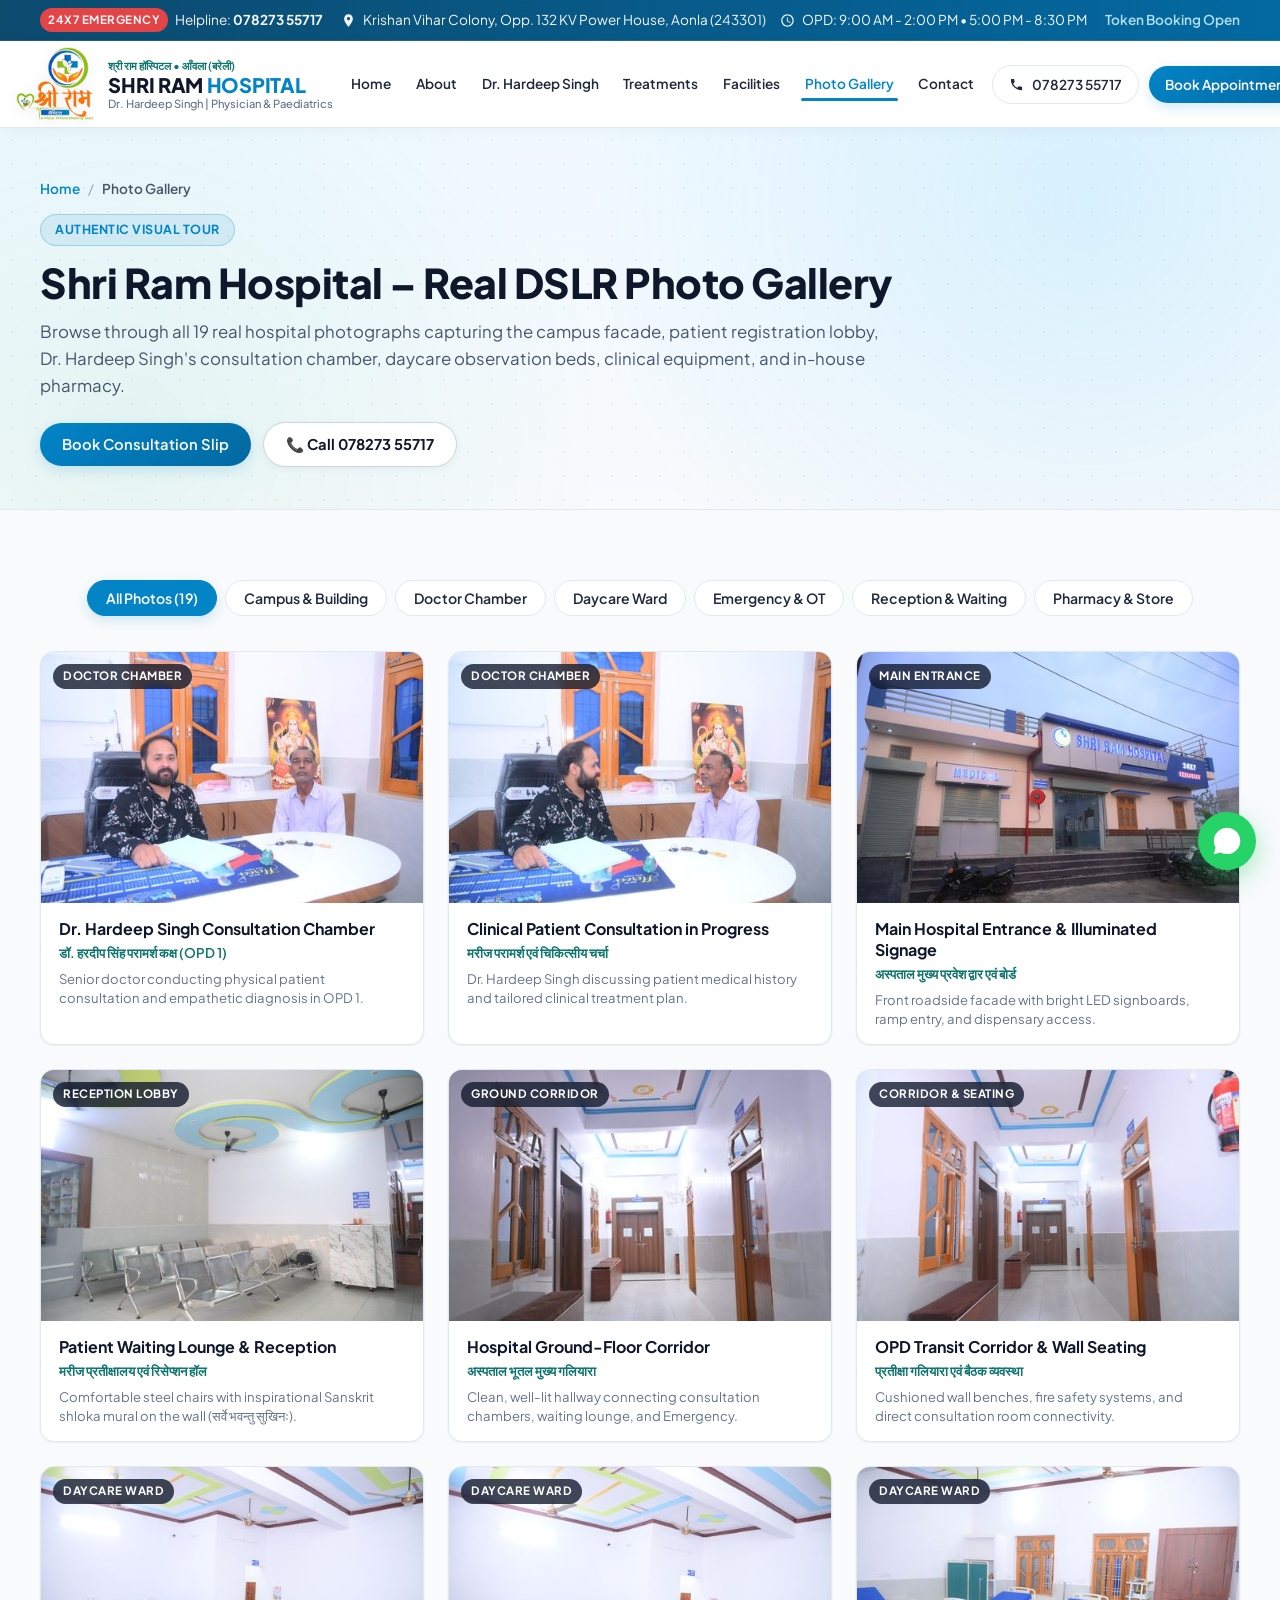
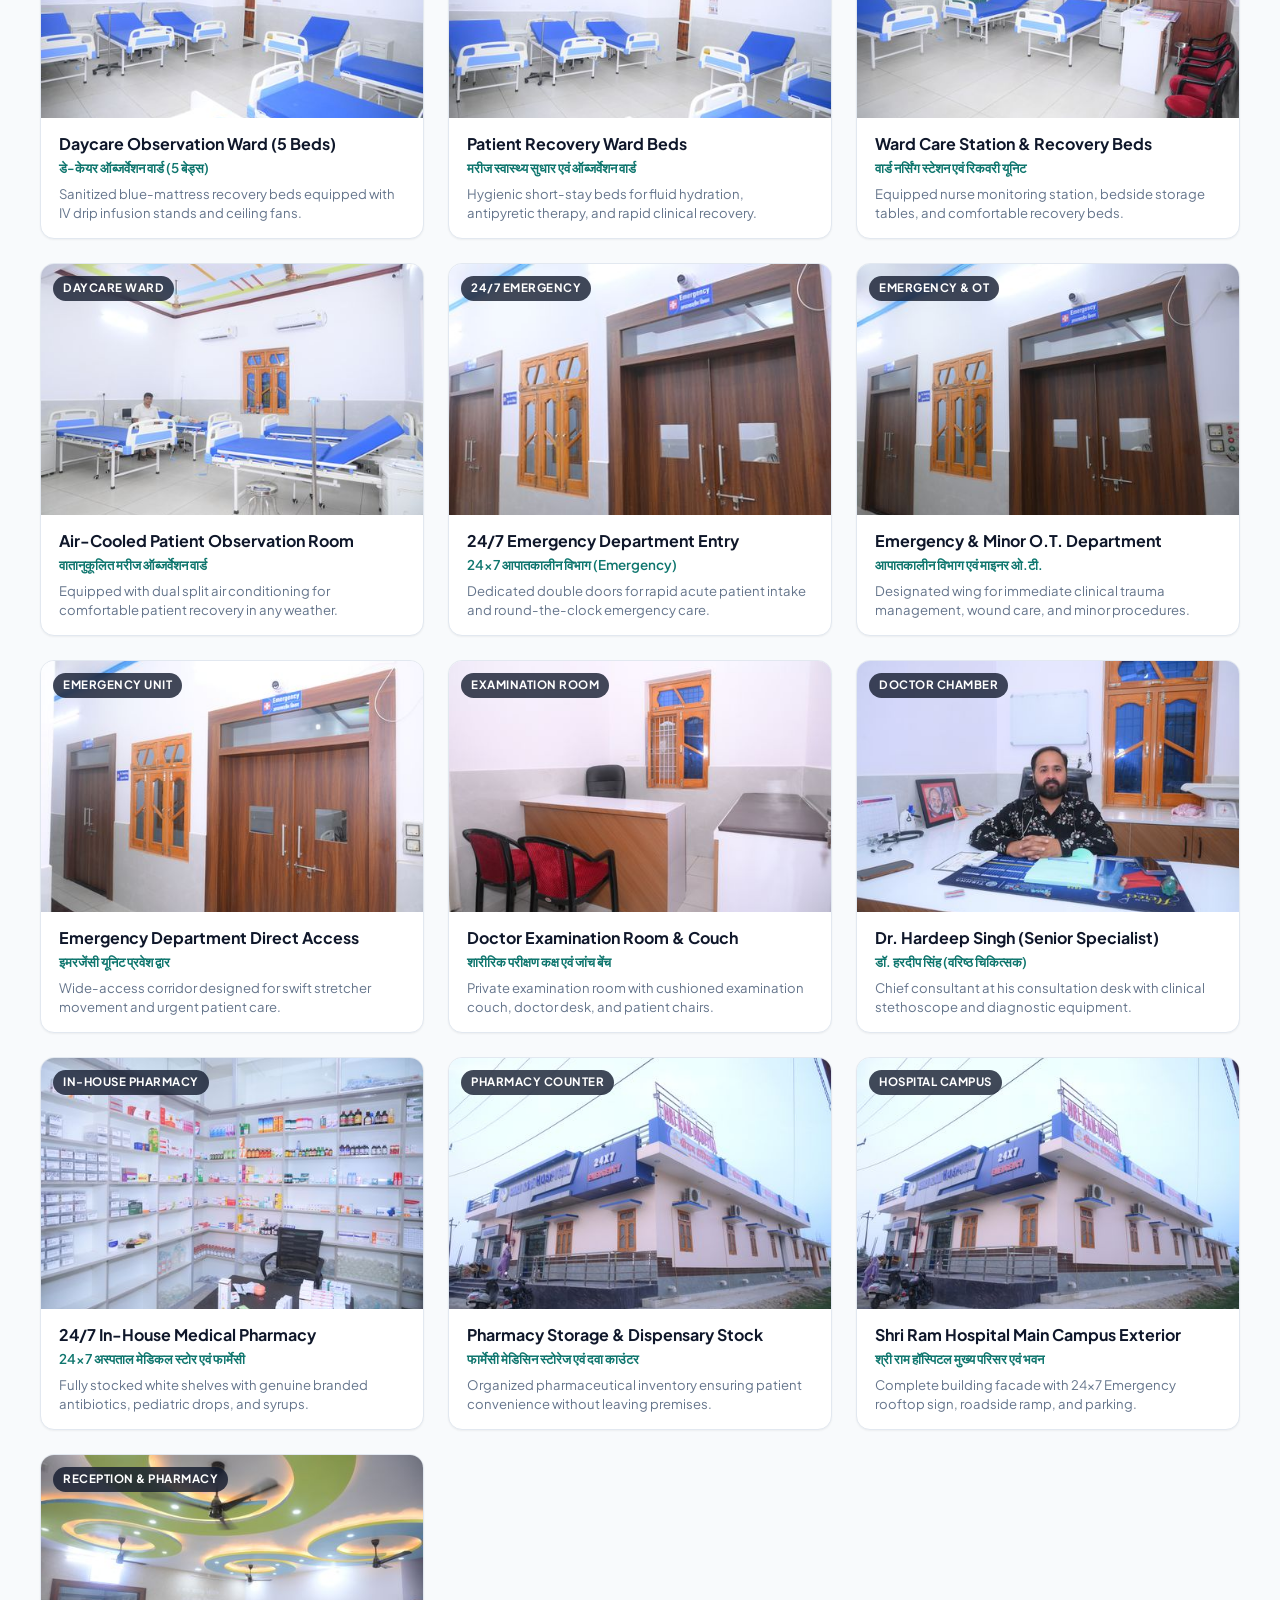
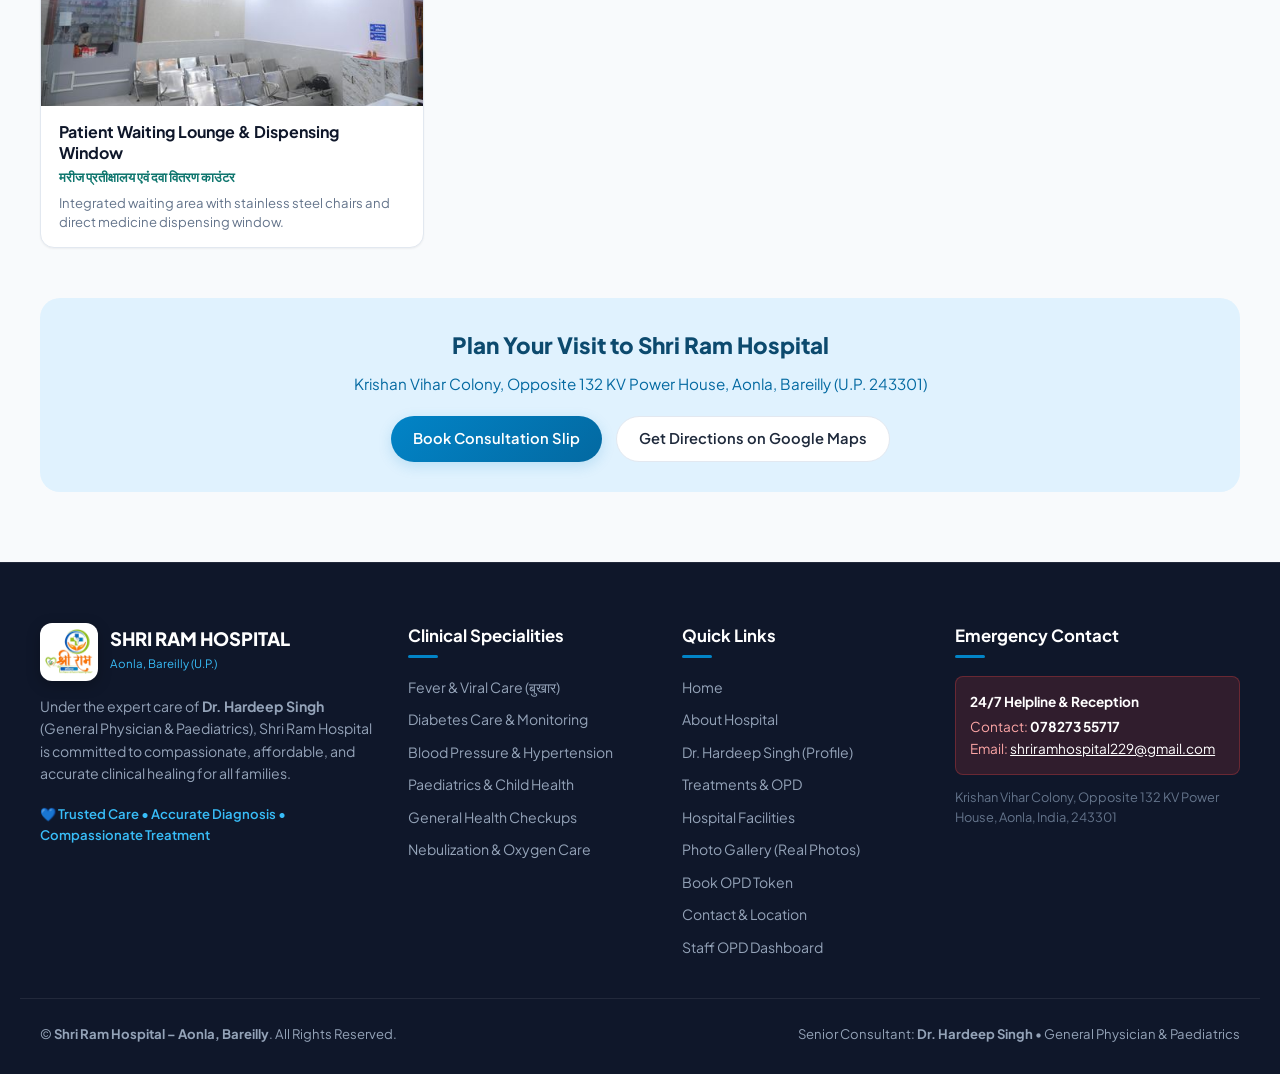
<file: gallery.html>
<!DOCTYPE html>
<html lang="en">
<head>
  <meta charset="UTF-8">
  <meta name="viewport" content="width=device-width, initial-scale=1.0, maximum-scale=5.0">
  <meta http-equiv="X-UA-Compatible" content="ie=edge">
  
  <title>Hospital Photo Gallery | Real Campus Visuals | Shri Ram Hospital Aonla Bareilly</title>
  <meta name="description" content="Explore real authentic DSLR photos of Shri Ram Hospital in Aonla, Bareilly. Building exterior, reception lobby, Dr. Hardeep Singh consultation chamber, daycare ward, and in-house pharmacy.">
  <meta name="keywords" content="Shri Ram Hospital photos Aonla, Hospital images Aonla Bareilly, Dr Hardeep Singh clinic photo, Hospital building Aonla, Real hospital photos Aonla">
  <link rel="canonical" href="https://shriramhospitalaonla.in/gallery.php">

  <!-- Open Graph / Facebook -->
  <meta property="og:type" content="website">
  <meta property="og:url" content="https://shriramhospitalaonla.in/gallery.php">
  <meta property="og:title" content="Photo Gallery | Shri Ram Hospital – Aonla, Bareilly">
  <meta property="og:description" content="Take a visual tour of Shri Ram Hospital with real DSLR photos of our campus, doctor chamber, daycare ward, and pharmacy.">
  <meta property="og:image" content="assets/images/real/dsc_3530.jpg">

  <!-- Twitter -->
  <meta property="twitter:card" content="summary_large_image">
  <meta property="twitter:url" content="https://shriramhospitalaonla.in/gallery.php">
  <meta property="twitter:title" content="Photo Gallery | Shri Ram Hospital – Aonla, Bareilly">
  <meta property="twitter:description" content="Authentic photos of Shri Ram Hospital Aonla Bareilly campus & medical facilities.">
  <meta property="twitter:image" content="assets/images/real/dsc_3530.jpg">

  <!-- Favicon -->
    <link rel="icon" type="image/png" sizes="32x32" href="assets/images/favicon-32x32.png">
  <link rel="icon" type="image/png" sizes="64x64" href="assets/images/favicon.png">
  <link rel="icon" type="image/svg+xml" href="assets/images/shri_ram_hospital_aonla_bareilly_uttar_pradesh.svg">
  <link rel="apple-touch-icon" sizes="180x180" href="assets/images/apple-touch-icon.png">

  <!-- Google Fonts -->
  <link rel="preconnect" href="https://fonts.googleapis.com">
  <link rel="preconnect" href="https://fonts.gstatic.com" crossorigin>
  <link href="https://fonts.googleapis.com/css2?family=Noto+Sans+Devanagari:wght@400;500;600;700&family=Plus+Jakarta+Sans:wght@400;500;600;700;800&display=swap" rel="stylesheet">

  <!-- Main Stylesheet -->
  <link rel="stylesheet" href="assets/css/style.css">

  <!-- Schema.org Breadcrumb & ImageGallery -->
  <script type="application/ld+json">
  {
    "@context": "https://schema.org",
    "@type": "ImageGallery",
    "name": "Shri Ram Hospital Aonla Real Photo Gallery",
    "description": "Authentic DSLR photos of Shri Ram Hospital campus, reception, doctor chamber, observation ward, and pharmacy in Aonla, Bareilly.",
    "breadcrumb": {
      "@type": "BreadcrumbList",
      "itemListElement": [
        {
          "@type": "ListItem",
          "position": 1,
          "name": "Home",
          "item": "https://shriramhospitalaonla.in/index.php"
        },
        {
          "@type": "ListItem",
          "position": 2,
          "name": "Photo Gallery",
          "item": "https://shriramhospitalaonla.in/gallery.php"
        }
      ]
    }
  }
  </script>
</head>
<body>

  <!-- ===================================================================
       1. TOP EMERGENCY & TIMINGS BAR
       =================================================================== -->
  <div class="topbar">
    <div class="container topbar-wrapper">
      <div class="topbar-left">
        <div class="topbar-item">
          <span class="emergency-tag">24x7 Emergency</span>
          <span>Helpline: <a href="tel:+917827355717" style="color: #ffffff; font-weight: 700;">078273 55717</a></span>
        </div>
        <div class="topbar-item">
          <svg viewBox="0 0 24 24"><path d="M12 2C8.13 2 5 5.13 5 9c0 5.25 7 13 7 13s7-7.75 7-13c0-3.87-3.13-7-7-7zm0 9.5c-1.38 0-2.5-1.12-2.5-2.5s1.12-2.5 2.5-2.5 2.5 1.12 2.5 2.5-1.12 2.5-2.5 2.5z"/></svg>
          <span>Krishan Vihar Colony, Opp. 132 KV Power House, Aonla (243301)</span>
        </div>
      </div>
      <div class="topbar-right">
        <div class="topbar-item">
          <svg viewBox="0 0 24 24"><path d="M11.99 2C6.47 2 2 6.48 2 12s4.47 10 9.99 10C17.52 22 22 17.52 22 12S17.52 2 11.99 2zM12 20c-4.42 0-8-3.58-8-8s3.58-8 8-8 8 3.58 8 8-3.58 8-8 8zm.5-13H11v6l5.25 3.15.75-1.23-4.5-2.67z"/></svg>
          <span>OPD: 9:00 AM - 2:00 PM &bull; 5:00 PM - 8:30 PM</span>
        </div>
        <div class="topbar-item">
          <a href="appointment.php" style="color: #bae6fd; font-weight: 600;">Token Booking Open</a>
        </div>
      </div>
    </div>
  </div>

  <!-- ===================================================================
       2. HEADER & NAVIGATION (STRICT SINGLE LINE)
       =================================================================== -->
  <header class="site-header">
    <div class="container header-wrapper">
      <a href="index.php" class="brand-logo" aria-label="Shri Ram Hospital Home">
        <img src="assets/images/shri_ram_hospital_aonla_bareilly_uttar_pradesh.png" alt="Shri Ram Hospital Aonla Bareilly Uttar Pradesh Logo" class="brand-logo-img" width="78" height="74">
        <div class="brand-text-col">
          <span class="brand-hindi">श्री राम हॉस्पिटल • आँवला (बरेली)</span>
          <span class="brand-title">SHRI RAM <span>HOSPITAL</span></span>
          <span class="brand-subtitle">Dr. Hardeep Singh | Physician & Paediatrics</span>
        </div>
      </a>

      <!-- Desktop Nav -->
      <nav class="nav-desktop">
        <a href="index.php" class="nav-link">Home</a>
        <a href="about.php" class="nav-link">About</a>
        <a href="doctors.php" class="nav-link">Dr. Hardeep Singh</a>
        <a href="services.php" class="nav-link">Treatments</a>
        <a href="facilities.php" class="nav-link">Facilities</a>
        <a href="gallery.php" class="nav-link active">Photo Gallery</a>
        <a href="contact.php" class="nav-link">Contact</a>
      </nav>

      <!-- Action CTA Buttons -->
      <div class="header-cta-group">
        <a href="tel:+917827355717" class="btn btn-outline btn-sm">
          <svg width="15" height="15" viewBox="0 0 24 24" fill="currentColor"><path d="M6.62 10.79c1.44 2.83 3.76 5.14 6.59 6.59l2.2-2.2c.27-.27.67-.36 1.02-.24 1.12.37 2.33.57 3.57.57.55 0 1 .45 1 1V20c0 .55-.45 1-1 1-9.39 0-17-7.61-17-17 0-.55.45-1 1-1h3.5c.55 0 1 .45 1 1 0 1.25.2 2.45.57 3.57.11.35.03.74-.25 1.02l-2.2 2.2z"/></svg>
          <span>078273 55717</span>
        </a>
        <a href="appointment.php" class="btn btn-primary btn-sm">
          <span>Book Appointment</span>
        </a>
      </div>

      <!-- Mobile Hamburger Toggle -->
      <button class="mobile-nav-toggle" aria-label="Toggle navigation menu">
        <span></span>
        <span></span>
        <span></span>
      </button>
    </div>
  </header>

  <!-- Mobile Drawer Backdrop & Drawer -->
  <div class="mobile-drawer-backdrop"></div>
  <aside class="mobile-nav-drawer">
    <div style="margin-bottom: 20px;">
      <span style="font-size: 0.8rem; font-weight: 700; color: var(--secondary-dark); text-transform: uppercase;">Shri Ram Hospital</span>
      <h3 style="font-size: 1.3rem; font-weight: 800; color: var(--dark);">Aonla, Bareilly</h3>
      <p style="font-size: 0.85rem; color: var(--text-muted);">Dr. Hardeep Singh (General Physician & Paediatrics)</p>
    </div>
    <div class="mobile-links">
      <a href="index.php" class="mobile-link">Home <span>&rarr;</span></a>
      <a href="about.php" class="mobile-link">About Shri Ram Hospital <span>&rarr;</span></a>
      <a href="doctors.php" class="mobile-link">Dr. Hardeep Singh (Doctor Profile) <span>&rarr;</span></a>
      <a href="services.php" class="mobile-link">Treatments & Specialities <span>&rarr;</span></a>
      <a href="facilities.php" class="mobile-link">Hospital Facilities & Infrastructure <span>&rarr;</span></a>
      <a href="gallery.php" class="mobile-link active">Real Photo Gallery (19 Photos) <span>&rarr;</span></a>
      <a href="appointment.php" class="mobile-link">Book OPD Token <span>&rarr;</span></a>
      <a href="contact.php" class="mobile-link">Contact & Directions <span>&rarr;</span></a>
    </div>
    <div style="display: flex; flex-direction: column; gap: 10px; margin-top: auto;">
      <a href="tel:+917827355717" class="btn btn-outline" style="width: 100%;">
        📞 Call Hospital: 078273 55717
      </a>
      <a href="appointment.php" class="btn btn-primary" style="width: 100%;">
        📅 Book OPD Appointment
      </a>
    </div>
  </aside>

  <!-- ===================================================================
       3. SUBPAGE HERO & BREADCRUMBS
       =================================================================== -->
  <section class="subpage-hero">
    <div class="container">
      <div class="subpage-hero-inner">
        <nav class="breadcrumb" aria-label="Breadcrumbs">
          <a href="index.php">Home</a>
          <span class="separator">/</span>
          <span class="current">Photo Gallery</span>
        </nav>
        <span class="subpage-badge">Authentic Visual Tour</span>
        <h1 class="subpage-title">Shri Ram Hospital – Real DSLR Photo Gallery</h1>
        <p class="subpage-desc">
          Browse through all 19 real hospital photographs capturing the campus facade, patient registration lobby, Dr. Hardeep Singh's consultation chamber, daycare observation beds, clinical equipment, and in-house pharmacy.
        </p>
        <div class="subpage-cta-row">
          <a href="appointment.php" class="btn btn-primary">Book Consultation Slip</a>
          <a href="tel:+917827355717" class="btn btn-outline" >📞 Call 078273 55717</a>
        </div>
      </div>
    </div>
  </section>

  <!-- ===================================================================
       4. FILTERABLE 19-PHOTO GALLERY
       =================================================================== -->
  <section class="content-section">
    <div class="container">

      <!-- Category Filter Tabs -->
      <div class="gallery-filter-wrap">
        <button class="gallery-filter-btn active" data-filter="all">All Photos (19)</button>
        <button class="gallery-filter-btn" data-filter="building">Campus &amp; Building</button>
        <button class="gallery-filter-btn" data-filter="chamber">Doctor Chamber</button>
        <button class="gallery-filter-btn" data-filter="ward">Daycare Ward</button>
        <button class="gallery-filter-btn" data-filter="emergency">Emergency &amp; OT</button>
        <button class="gallery-filter-btn" data-filter="reception">Reception &amp; Waiting</button>
        <button class="gallery-filter-btn" data-filter="pharmacy">Pharmacy &amp; Store</button>
      </div>

      <!-- Gallery Grid -->
      <div class="gallery-grid" id="mainGalleryGrid">
        <!-- 1. DSC_3484 -->
        <div class="gallery-card" data-category="chamber" data-full="assets/images/real/dsc_3484.jpg" data-title="Dr. Hardeep Singh Consultation Chamber" data-sub="डॉ. हरदीप सिंह परामर्श कक्ष (OPD 1)">
          <div class="gallery-card-thumb-wrap">
            <img src="assets/images/real/dsc_3484_thumb.jpg" alt="Dr. Hardeep Singh Consultation Chamber Shri Ram Hospital" class="gallery-card-thumb" loading="lazy">
            <span class="gallery-card-category">Doctor Chamber</span>
            <div class="gallery-card-overlay-btn"><span class="gallery-zoom-icon">🔍</span></div>
          </div>
          <div class="gallery-card-body">
            <h3 class="gallery-card-title">Dr. Hardeep Singh Consultation Chamber</h3>
            <div class="gallery-card-caption-hi">डॉ. हरदीप सिंह परामर्श कक्ष (OPD 1)</div>
            <p class="gallery-card-desc">Senior doctor conducting physical patient consultation and empathetic diagnosis in OPD 1.</p>
          </div>
        </div>

        <!-- 2. DSC_3486 -->
        <div class="gallery-card" data-category="chamber" data-full="assets/images/real/dsc_3486.jpg" data-title="Clinical Patient Consultation in Progress" data-sub="मरीज परामर्श एवं चिकित्सीय चर्चा">
          <div class="gallery-card-thumb-wrap">
            <img src="assets/images/real/dsc_3486_thumb.jpg" alt="Clinical Patient Consultation in Progress Shri Ram Hospital" class="gallery-card-thumb" loading="lazy">
            <span class="gallery-card-category">Doctor Chamber</span>
            <div class="gallery-card-overlay-btn"><span class="gallery-zoom-icon">🔍</span></div>
          </div>
          <div class="gallery-card-body">
            <h3 class="gallery-card-title">Clinical Patient Consultation in Progress</h3>
            <div class="gallery-card-caption-hi">मरीज परामर्श एवं चिकित्सीय चर्चा</div>
            <p class="gallery-card-desc">Dr. Hardeep Singh discussing patient medical history and tailored clinical treatment plan.</p>
          </div>
        </div>

        <!-- 3. DSC_3488 -->
        <div class="gallery-card" data-category="building" data-full="assets/images/real/dsc_3488.jpg" data-title="Main Hospital Entrance & Illuminated Signage" data-sub="अस्पताल मुख्य प्रवेश द्वार एवं बोर्ड">
          <div class="gallery-card-thumb-wrap">
            <img src="assets/images/real/dsc_3488_thumb.jpg" alt="Main Hospital Entrance & Illuminated Signage Shri Ram Hospital" class="gallery-card-thumb" loading="lazy">
            <span class="gallery-card-category">Main Entrance</span>
            <div class="gallery-card-overlay-btn"><span class="gallery-zoom-icon">🔍</span></div>
          </div>
          <div class="gallery-card-body">
            <h3 class="gallery-card-title">Main Hospital Entrance & Illuminated Signage</h3>
            <div class="gallery-card-caption-hi">अस्पताल मुख्य प्रवेश द्वार एवं बोर्ड</div>
            <p class="gallery-card-desc">Front roadside facade with bright LED signboards, ramp entry, and dispensary access.</p>
          </div>
        </div>

        <!-- 4. DSC_3496 -->
        <div class="gallery-card" data-category="reception" data-full="assets/images/real/dsc_3496.jpg" data-title="Patient Waiting Lounge & Reception" data-sub="मरीज प्रतीक्षालय एवं रिसेप्शन हॉल">
          <div class="gallery-card-thumb-wrap">
            <img src="assets/images/real/dsc_3496_thumb.jpg" alt="Patient Waiting Lounge & Reception Shri Ram Hospital" class="gallery-card-thumb" loading="lazy">
            <span class="gallery-card-category">Reception Lobby</span>
            <div class="gallery-card-overlay-btn"><span class="gallery-zoom-icon">🔍</span></div>
          </div>
          <div class="gallery-card-body">
            <h3 class="gallery-card-title">Patient Waiting Lounge & Reception</h3>
            <div class="gallery-card-caption-hi">मरीज प्रतीक्षालय एवं रिसेप्शन हॉल</div>
            <p class="gallery-card-desc">Comfortable steel chairs with inspirational Sanskrit shloka mural on the wall (सर्वे भवन्तु सुखिनः).</p>
          </div>
        </div>

        <!-- 5. DSC_3498 -->
        <div class="gallery-card" data-category="building" data-full="assets/images/real/dsc_3498.jpg" data-title="Hospital Ground-Floor Corridor" data-sub="अस्पताल भूतल मुख्य गलियारा">
          <div class="gallery-card-thumb-wrap">
            <img src="assets/images/real/dsc_3498_thumb.jpg" alt="Hospital Ground-Floor Corridor Shri Ram Hospital" class="gallery-card-thumb" loading="lazy">
            <span class="gallery-card-category">Ground Corridor</span>
            <div class="gallery-card-overlay-btn"><span class="gallery-zoom-icon">🔍</span></div>
          </div>
          <div class="gallery-card-body">
            <h3 class="gallery-card-title">Hospital Ground-Floor Corridor</h3>
            <div class="gallery-card-caption-hi">अस्पताल भूतल मुख्य गलियारा</div>
            <p class="gallery-card-desc">Clean, well-lit hallway connecting consultation chambers, waiting lounge, and Emergency.</p>
          </div>
        </div>

        <!-- 6. DSC_3499 -->
        <div class="gallery-card" data-category="building" data-full="assets/images/real/dsc_3499.jpg" data-title="OPD Transit Corridor & Wall Seating" data-sub="प्रतीक्षा गलियारा एवं बैठक व्यवस्था">
          <div class="gallery-card-thumb-wrap">
            <img src="assets/images/real/dsc_3499_thumb.jpg" alt="OPD Transit Corridor & Wall Seating Shri Ram Hospital" class="gallery-card-thumb" loading="lazy">
            <span class="gallery-card-category">Corridor & Seating</span>
            <div class="gallery-card-overlay-btn"><span class="gallery-zoom-icon">🔍</span></div>
          </div>
          <div class="gallery-card-body">
            <h3 class="gallery-card-title">OPD Transit Corridor & Wall Seating</h3>
            <div class="gallery-card-caption-hi">प्रतीक्षा गलियारा एवं बैठक व्यवस्था</div>
            <p class="gallery-card-desc">Cushioned wall benches, fire safety systems, and direct consultation room connectivity.</p>
          </div>
        </div>

        <!-- 7. DSC_3502 -->
        <div class="gallery-card" data-category="ward" data-full="assets/images/real/dsc_3502.jpg" data-title="Daycare Observation Ward (5 Beds)" data-sub="डे-केयर ऑब्जर्वेशन वार्ड (5 बेड्स)">
          <div class="gallery-card-thumb-wrap">
            <img src="assets/images/real/dsc_3502_thumb.jpg" alt="Daycare Observation Ward (5 Beds) Shri Ram Hospital" class="gallery-card-thumb" loading="lazy">
            <span class="gallery-card-category">Daycare Ward</span>
            <div class="gallery-card-overlay-btn"><span class="gallery-zoom-icon">🔍</span></div>
          </div>
          <div class="gallery-card-body">
            <h3 class="gallery-card-title">Daycare Observation Ward (5 Beds)</h3>
            <div class="gallery-card-caption-hi">डे-केयर ऑब्जर्वेशन वार्ड (5 बेड्स)</div>
            <p class="gallery-card-desc">Sanitized blue-mattress recovery beds equipped with IV drip infusion stands and ceiling fans.</p>
          </div>
        </div>

        <!-- 8. DSC_3503 -->
        <div class="gallery-card" data-category="ward" data-full="assets/images/real/dsc_3503.jpg" data-title="Patient Recovery Ward Beds" data-sub="मरीज स्वास्थ्य सुधार एवं ऑब्जर्वेशन वार्ड">
          <div class="gallery-card-thumb-wrap">
            <img src="assets/images/real/dsc_3503_thumb.jpg" alt="Patient Recovery Ward Beds Shri Ram Hospital" class="gallery-card-thumb" loading="lazy">
            <span class="gallery-card-category">Daycare Ward</span>
            <div class="gallery-card-overlay-btn"><span class="gallery-zoom-icon">🔍</span></div>
          </div>
          <div class="gallery-card-body">
            <h3 class="gallery-card-title">Patient Recovery Ward Beds</h3>
            <div class="gallery-card-caption-hi">मरीज स्वास्थ्य सुधार एवं ऑब्जर्वेशन वार्ड</div>
            <p class="gallery-card-desc">Hygienic short-stay beds for fluid hydration, antipyretic therapy, and rapid clinical recovery.</p>
          </div>
        </div>

        <!-- 9. DSC_3504 -->
        <div class="gallery-card" data-category="ward" data-full="assets/images/real/dsc_3504.jpg" data-title="Ward Care Station & Recovery Beds" data-sub="वार्ड नर्सिंग स्टेशन एवं रिकवरी यूनिट">
          <div class="gallery-card-thumb-wrap">
            <img src="assets/images/real/dsc_3504_thumb.jpg" alt="Ward Care Station & Recovery Beds Shri Ram Hospital" class="gallery-card-thumb" loading="lazy">
            <span class="gallery-card-category">Daycare Ward</span>
            <div class="gallery-card-overlay-btn"><span class="gallery-zoom-icon">🔍</span></div>
          </div>
          <div class="gallery-card-body">
            <h3 class="gallery-card-title">Ward Care Station & Recovery Beds</h3>
            <div class="gallery-card-caption-hi">वार्ड नर्सिंग स्टेशन एवं रिकवरी यूनिट</div>
            <p class="gallery-card-desc">Equipped nurse monitoring station, bedside storage tables, and comfortable recovery beds.</p>
          </div>
        </div>

        <!-- 10. DSC_3508 -->
        <div class="gallery-card" data-category="ward" data-full="assets/images/real/dsc_3508.jpg" data-title="Air-Cooled Patient Observation Room" data-sub="वातानुकूलित मरीज ऑब्जर्वेशन वार्ड">
          <div class="gallery-card-thumb-wrap">
            <img src="assets/images/real/dsc_3508_thumb.jpg" alt="Air-Cooled Patient Observation Room Shri Ram Hospital" class="gallery-card-thumb" loading="lazy">
            <span class="gallery-card-category">Daycare Ward</span>
            <div class="gallery-card-overlay-btn"><span class="gallery-zoom-icon">🔍</span></div>
          </div>
          <div class="gallery-card-body">
            <h3 class="gallery-card-title">Air-Cooled Patient Observation Room</h3>
            <div class="gallery-card-caption-hi">वातानुकूलित मरीज ऑब्जर्वेशन वार्ड</div>
            <p class="gallery-card-desc">Equipped with dual split air conditioning for comfortable patient recovery in any weather.</p>
          </div>
        </div>

        <!-- 11. DSC_3510 -->
        <div class="gallery-card" data-category="emergency" data-full="assets/images/real/dsc_3510.jpg" data-title="24/7 Emergency Department Entry" data-sub="24x7 आपातकालीन विभाग (Emergency)">
          <div class="gallery-card-thumb-wrap">
            <img src="assets/images/real/dsc_3510_thumb.jpg" alt="24/7 Emergency Department Entry Shri Ram Hospital" class="gallery-card-thumb" loading="lazy">
            <span class="gallery-card-category">24/7 Emergency</span>
            <div class="gallery-card-overlay-btn"><span class="gallery-zoom-icon">🔍</span></div>
          </div>
          <div class="gallery-card-body">
            <h3 class="gallery-card-title">24/7 Emergency Department Entry</h3>
            <div class="gallery-card-caption-hi">24x7 आपातकालीन विभाग (Emergency)</div>
            <p class="gallery-card-desc">Dedicated double doors for rapid acute patient intake and round-the-clock emergency care.</p>
          </div>
        </div>

        <!-- 12. DSC_3511 -->
        <div class="gallery-card" data-category="emergency" data-full="assets/images/real/dsc_3511.jpg" data-title="Emergency & Minor O.T. Department" data-sub="आपातकालीन विभाग एवं माइनर ओ.टी.">
          <div class="gallery-card-thumb-wrap">
            <img src="assets/images/real/dsc_3511_thumb.jpg" alt="Emergency & Minor O.T. Department Shri Ram Hospital" class="gallery-card-thumb" loading="lazy">
            <span class="gallery-card-category">Emergency & OT</span>
            <div class="gallery-card-overlay-btn"><span class="gallery-zoom-icon">🔍</span></div>
          </div>
          <div class="gallery-card-body">
            <h3 class="gallery-card-title">Emergency & Minor O.T. Department</h3>
            <div class="gallery-card-caption-hi">आपातकालीन विभाग एवं माइनर ओ.टी.</div>
            <p class="gallery-card-desc">Designated wing for immediate clinical trauma management, wound care, and minor procedures.</p>
          </div>
        </div>

        <!-- 13. DSC_3513 -->
        <div class="gallery-card" data-category="emergency" data-full="assets/images/real/dsc_3513.jpg" data-title="Emergency Department Direct Access" data-sub="इमरजेंसी यूनिट प्रवेश द्वार">
          <div class="gallery-card-thumb-wrap">
            <img src="assets/images/real/dsc_3513_thumb.jpg" alt="Emergency Department Direct Access Shri Ram Hospital" class="gallery-card-thumb" loading="lazy">
            <span class="gallery-card-category">Emergency Unit</span>
            <div class="gallery-card-overlay-btn"><span class="gallery-zoom-icon">🔍</span></div>
          </div>
          <div class="gallery-card-body">
            <h3 class="gallery-card-title">Emergency Department Direct Access</h3>
            <div class="gallery-card-caption-hi">इमरजेंसी यूनिट प्रवेश द्वार</div>
            <p class="gallery-card-desc">Wide-access corridor designed for swift stretcher movement and urgent patient care.</p>
          </div>
        </div>

        <!-- 14. DSC_3517 -->
        <div class="gallery-card" data-category="chamber" data-full="assets/images/real/dsc_3517.jpg" data-title="Doctor Examination Room & Couch" data-sub="शारीरिक परीक्षण कक्ष एवं जांच बेंच">
          <div class="gallery-card-thumb-wrap">
            <img src="assets/images/real/dsc_3517_thumb.jpg" alt="Doctor Examination Room & Couch Shri Ram Hospital" class="gallery-card-thumb" loading="lazy">
            <span class="gallery-card-category">Examination Room</span>
            <div class="gallery-card-overlay-btn"><span class="gallery-zoom-icon">🔍</span></div>
          </div>
          <div class="gallery-card-body">
            <h3 class="gallery-card-title">Doctor Examination Room & Couch</h3>
            <div class="gallery-card-caption-hi">शारीरिक परीक्षण कक्ष एवं जांच बेंच</div>
            <p class="gallery-card-desc">Private examination room with cushioned examination couch, doctor desk, and patient chairs.</p>
          </div>
        </div>

        <!-- 15. DSC_3522 -->
        <div class="gallery-card" data-category="chamber" data-full="assets/images/real/dsc_3522.jpg" data-title="Dr. Hardeep Singh (Senior Specialist)" data-sub="डॉ. हरदीप सिंह (वरिष्ठ चिकित्सक)">
          <div class="gallery-card-thumb-wrap">
            <img src="assets/images/real/dsc_3522_thumb.jpg" alt="Dr. Hardeep Singh (Senior Specialist) Shri Ram Hospital" class="gallery-card-thumb" loading="lazy">
            <span class="gallery-card-category">Doctor Chamber</span>
            <div class="gallery-card-overlay-btn"><span class="gallery-zoom-icon">🔍</span></div>
          </div>
          <div class="gallery-card-body">
            <h3 class="gallery-card-title">Dr. Hardeep Singh (Senior Specialist)</h3>
            <div class="gallery-card-caption-hi">डॉ. हरदीप सिंह (वरिष्ठ चिकित्सक)</div>
            <p class="gallery-card-desc">Chief consultant at his consultation desk with clinical stethoscope and diagnostic equipment.</p>
          </div>
        </div>

        <!-- 16. DSC_3528 -->
        <div class="gallery-card" data-category="pharmacy" data-full="assets/images/real/dsc_3528.jpg" data-title="24/7 In-House Medical Pharmacy" data-sub="24x7 अस्पताल मेडिकल स्टोर एवं फार्मेसी">
          <div class="gallery-card-thumb-wrap">
            <img src="assets/images/real/dsc_3528_thumb.jpg" alt="24/7 In-House Medical Pharmacy Shri Ram Hospital" class="gallery-card-thumb" loading="lazy">
            <span class="gallery-card-category">In-House Pharmacy</span>
            <div class="gallery-card-overlay-btn"><span class="gallery-zoom-icon">🔍</span></div>
          </div>
          <div class="gallery-card-body">
            <h3 class="gallery-card-title">24/7 In-House Medical Pharmacy</h3>
            <div class="gallery-card-caption-hi">24x7 अस्पताल मेडिकल स्टोर एवं फार्मेसी</div>
            <p class="gallery-card-desc">Fully stocked white shelves with genuine branded antibiotics, pediatric drops, and syrups.</p>
          </div>
        </div>

        <!-- 17. DSC_3529 -->
        <div class="gallery-card" data-category="pharmacy" data-full="assets/images/real/dsc_3529.jpg" data-title="Pharmacy Storage & Dispensary Stock" data-sub="फार्मेसी मेडिसिन स्टोरेज एवं दवा काउंटर">
          <div class="gallery-card-thumb-wrap">
            <img src="assets/images/real/dsc_3529_thumb.jpg" alt="Pharmacy Storage & Dispensary Stock Shri Ram Hospital" class="gallery-card-thumb" loading="lazy">
            <span class="gallery-card-category">Pharmacy Counter</span>
            <div class="gallery-card-overlay-btn"><span class="gallery-zoom-icon">🔍</span></div>
          </div>
          <div class="gallery-card-body">
            <h3 class="gallery-card-title">Pharmacy Storage & Dispensary Stock</h3>
            <div class="gallery-card-caption-hi">फार्मेसी मेडिसिन स्टोरेज एवं दवा काउंटर</div>
            <p class="gallery-card-desc">Organized pharmaceutical inventory ensuring patient convenience without leaving premises.</p>
          </div>
        </div>

        <!-- 18. DSC_3530 -->
        <div class="gallery-card" data-category="building" data-full="assets/images/real/dsc_3530.jpg" data-title="Shri Ram Hospital Main Campus Exterior" data-sub="श्री राम हॉस्पिटल मुख्य परिसर एवं भवन">
          <div class="gallery-card-thumb-wrap">
            <img src="assets/images/real/dsc_3530_thumb.jpg" alt="Shri Ram Hospital Main Campus Exterior Shri Ram Hospital" class="gallery-card-thumb" loading="lazy">
            <span class="gallery-card-category">Hospital Campus</span>
            <div class="gallery-card-overlay-btn"><span class="gallery-zoom-icon">🔍</span></div>
          </div>
          <div class="gallery-card-body">
            <h3 class="gallery-card-title">Shri Ram Hospital Main Campus Exterior</h3>
            <div class="gallery-card-caption-hi">श्री राम हॉस्पिटल मुख्य परिसर एवं भवन</div>
            <p class="gallery-card-desc">Complete building facade with 24x7 Emergency rooftop sign, roadside ramp, and parking.</p>
          </div>
        </div>

        <!-- 19. DSC_3533 -->
        <div class="gallery-card" data-category="reception" data-full="assets/images/real/dsc_3533.jpg" data-title="Patient Waiting Lounge & Dispensing Window" data-sub="मरीज प्रतीक्षालय एवं दवा वितरण काउंटर">
          <div class="gallery-card-thumb-wrap">
            <img src="assets/images/real/dsc_3533_thumb.jpg" alt="Patient Waiting Lounge & Dispensing Window Shri Ram Hospital" class="gallery-card-thumb" loading="lazy">
            <span class="gallery-card-category">Reception & Pharmacy</span>
            <div class="gallery-card-overlay-btn"><span class="gallery-zoom-icon">🔍</span></div>
          </div>
          <div class="gallery-card-body">
            <h3 class="gallery-card-title">Patient Waiting Lounge & Dispensing Window</h3>
            <div class="gallery-card-caption-hi">मरीज प्रतीक्षालय एवं दवा वितरण काउंटर</div>
            <p class="gallery-card-desc">Integrated waiting area with stainless steel chairs and direct medicine dispensing window.</p>
          </div>
        </div>
      </div>

      <!-- Action Footer -->
      <div style="background: var(--primary-light); padding: 30px; border-radius: var(--radius-lg); text-align: center; margin-top: 50px;">
        <h3 style="font-size: 1.4rem; font-weight: 800; color: var(--primary-darker); margin-bottom: 8px;">
          Plan Your Visit to Shri Ram Hospital
        </h3>
        <p style="color: var(--primary-dark); font-size: 0.95rem; margin-bottom: 20px;">
          Krishan Vihar Colony, Opposite 132 KV Power House, Aonla, Bareilly (U.P. 243301)
        </p>
        <div style="display: flex; gap: 14px; justify-content: center; flex-wrap: wrap;">
          <a href="appointment.php" class="btn btn-primary">Book Consultation Slip</a>
          <a href="contact.php" class="btn btn-outline" style="background: #ffffff;">Get Directions on Google Maps</a>
        </div>
      </div>
    </div>
  </section>

  <!-- ===================================================================
       5. FULLSCREEN LIGHTBOX MODAL
       =================================================================== -->
  <div id="galleryLightbox" class="gallery-lightbox" role="dialog" aria-modal="true" aria-label="Hospital Photo Preview">
    <div class="gallery-lightbox-overlay"></div>
    <div class="lightbox-content-box">
      <button id="lightboxCloseBtn" class="lightbox-close-btn" aria-label="Close Lightbox">&times;</button>
      
      <button id="lightboxPrevBtn" class="lightbox-nav-btn lightbox-prev-btn" aria-label="Previous Photo">
        <svg width="24" height="24" viewBox="0 0 24 24" fill="currentColor"><path d="M15.41 7.41L14 6l-6 6 6 6 1.41-1.41L10.83 12z"/></svg>
      </button>

      <div class="lightbox-img-wrap">
        <img id="lightboxImg" class="lightbox-img" src="assets/images/real/dsc_3484.jpg" alt="Shri Ram Hospital Aonla Photo">
      </div>

      <button id="lightboxNextBtn" class="lightbox-nav-btn lightbox-next-btn" aria-label="Next Photo">
        <svg width="24" height="24" viewBox="0 0 24 24" fill="currentColor"><path d="M10 6L8.59 7.41 13.17 12l-4.58 4.59L10 18l6-6z"/></svg>
      </button>

      <div class="lightbox-meta-bar">
        <div class="lightbox-text-col">
          <div id="lightboxTitle" class="lightbox-title">Hospital Building Entrance</div>
          <div id="lightboxSub" class="lightbox-sub">श्री राम हॉस्पिटल – आँवला (बरेली)</div>
        </div>
        <div id="lightboxCounter" class="lightbox-counter">1 / 19</div>
      </div>
    </div>
  </div>

  <!-- ===================================================================
       6. FOOTER
       =================================================================== -->
  <footer class="site-footer">
    <div class="container footer-grid">
      <div>
        <div style="display: flex; align-items: center; gap: 12px; margin-bottom: 14px;">
          <img src="assets/images/shri_ram_hospital_aonla_bareilly_uttar_pradesh.png" alt="Shri Ram Hospital Logo" class="footer-logo-img" width="58" height="58">
          <div>
            <h4 style="color: #ffffff; font-size: 1.15rem; font-weight: 800; line-height: 1.1;">SHRI RAM HOSPITAL</h4>
            <span style="font-size: 0.72rem; color: #38bdf8;">Aonla, Bareilly (U.P.)</span>
          </div>
        </div>
        <p class="footer-desc">
          Under the expert care of <strong>Dr. Hardeep Singh</strong> (General Physician & Paediatrics), Shri Ram Hospital is committed to compassionate, affordable, and accurate clinical healing for all families.
        </p>
        <div style="font-size: 0.82rem; color: #38bdf8; font-weight: 600;">
          💙 Trusted Care &bull; Accurate Diagnosis &bull; Compassionate Treatment
        </div>
      </div>

      <div>
        <h4 class="footer-col-title">Clinical Specialities</h4>
        <div class="footer-links">
          <a href="services.php#fever">Fever &amp; Viral Care (बुखार)</a>
          <a href="services.php#diabetes">Diabetes Care &amp; Monitoring</a>
          <a href="services.php#bp">Blood Pressure &amp; Hypertension</a>
          <a href="services.php#paediatrics">Paediatrics &amp; Child Health</a>
          <a href="services.php#checkup">General Health Checkups</a>
          <a href="facilities.php">Nebulization &amp; Oxygen Care</a>
        </div>
      </div>

      <div>
        <h4 class="footer-col-title">Quick Links</h4>
        <div class="footer-links">
          <a href="index.php">Home</a>
          <a href="about.php">About Hospital</a>
          <a href="doctors.php">Dr. Hardeep Singh (Profile)</a>
          <a href="services.php">Treatments &amp; OPD</a>
          <a href="facilities.php">Hospital Facilities</a>
          <a href="gallery.php">Photo Gallery (Real Photos)</a>
          <a href="appointment.php">Book OPD Token</a>
          <a href="contact.php">Contact &amp; Location</a>
          <a href="admin.php">Staff OPD Dashboard</a>
        </div>
      </div>

      <div>
        <h4 class="footer-col-title">Emergency Contact</h4>
        <div class="footer-emergency-alert">
          <strong>24/7 Helpline &amp; Reception</strong>
          Contact: <a href="tel:+917827355717" style="color: #ffffff; font-weight: 700;">078273 55717</a><br>
          Email: <a href="mailto:shriramhospital229@gmail.com" style="color: #ffffff; text-decoration: underline;">shriramhospital229@gmail.com</a>
        </div>
        <p style="font-size: 0.8rem; margin-top: 12px; color: #64748b;">
          Krishan Vihar Colony, Opposite 132 KV Power House, Aonla, India, 243301
        </p>
      </div>
    </div>

    <div class="container footer-bottom">
      <div>
        &copy; <?= date('Y') ?> <strong>Shri Ram Hospital – Aonla, Bareilly</strong>. All Rights Reserved.
      </div>
      <div>
        Senior Consultant: <strong>Dr. Hardeep Singh</strong> &bull; General Physician &amp; Paediatrics
      </div>
    </div>
  </footer>

  <!-- Floating WhatsApp -->
  <a href="https://wa.me/917827355717?text=Namaste%20Dr.%20Hardeep%20Singh%20Ji%2C%20I%20want%20to%20consult%20at%20Shri%20Ram%20Hospital%20Aonla." 
     target="_blank" 
     class="floating-whatsapp" 
     aria-label="Chat on WhatsApp with Shri Ram Hospital">
    <svg viewBox="0 0 24 24"><path d="M12.04 2c-5.46 0-9.91 4.45-9.91 9.91 0 1.75.46 3.45 1.32 4.95L2.05 22l5.25-1.38c1.45.79 3.08 1.21 4.74 1.21 5.46 0 9.91-4.45 9.91-9.91 0-2.65-1.03-5.14-2.9-7.01A9.816 9.816 0 0 0 12.04 2z"/></svg>
  </a>

  <!-- Mobile Sticky Bar -->
  <div class="mobile-bottom-bar">
    <a href="tel:+917827355717" class="mobile-bar-btn call-btn">
      <svg viewBox="0 0 24 24" fill="currentColor"><path d="M6.62 10.79c1.44 2.83 3.76 5.14 6.59 6.59l2.2-2.2c.27-.27.67-.36 1.02-.24 1.12.37 2.33.57 3.57.57.55 0 1 .45 1 1V20c0 .55-.45 1-1 1-9.39 0-17-7.61-17-17 0-.55.45-1 1-1h3.5c.55 0 1 .45 1 1 0 1.25.2 2.45.57 3.57.11.35.03.74-.25 1.02l-2.2 2.2z"/></svg>
      <span>Call</span>
    </a>
    <a href="https://wa.me/917827355717?text=Namaste%20Dr.%20Hardeep%20Singh%20Ji%2C%20I%20want%20to%20consult%20at%20Shri%20Ram%20Hospital%20Aonla." target="_blank" class="mobile-bar-btn wa-btn">
      <svg viewBox="0 0 24 24" fill="currentColor"><path d="M12.04 2c-5.46 0-9.91 4.45-9.91 9.91 0 1.75.46 3.45 1.32 4.95L2.05 22l5.25-1.38c1.45.79 3.08 1.21 4.74 1.21 5.46 0 9.91-4.45 9.91-9.91 0-2.65-1.03-5.14-2.9-7.01A9.816 9.816 0 0 0 12.04 2z"/></svg>
      <span>WhatsApp</span>
    </a>
    <a href="appointment.php" class="mobile-bar-btn book-btn">
      <svg viewBox="0 0 24 24" fill="currentColor"><path d="M19 3h-1V1h-2v2H8V1H6v2H5c-1.11 0-1.99.9-1.99 2L3 19c0 1.1.89 2 2 2h14c1.1 0 2-.9 2-2V5c0-1.1-.9-2-2-2zm0 16H5V8h14v11z"/></svg>
      <span>Book OPD</span>
    </a>
    <a href="gallery.php" class="mobile-bar-btn active" style="color: var(--primary);">
      <svg viewBox="0 0 24 24" fill="currentColor"><path d="M21 19V5c0-1.1-.9-2-2-2H5c-1.1 0-2 .9-2 2v14c0 1.1.9 2 2 2h14c1.1 0 2-.9 2-2zM8.5 13.5l2.5 3.01L14.5 12l4.5 6H5l3.5-4.5z"/></svg>
      <span>Photos</span>
    </a>
    <a href="contact.php" class="mobile-bar-btn">
      <svg viewBox="0 0 24 24" fill="currentColor"><path d="M12 2C8.13 2 5 5.13 5 9c0 5.25 7 13 7 13s7-7.75 7-13c0-3.87-3.13-7-7-7zm0 9.5c-1.38 0-2.5-1.12-2.5-2.5s1.12-2.5 2.5-2.5 2.5 1.12 2.5 2.5-1.12 2.5-2.5 2.5z"/></svg>
      <span>Location</span>
    </a>
  </div>

  <!-- JavaScript -->
  <script src="assets/js/main.js"></script>
</body>
</html>
</file>
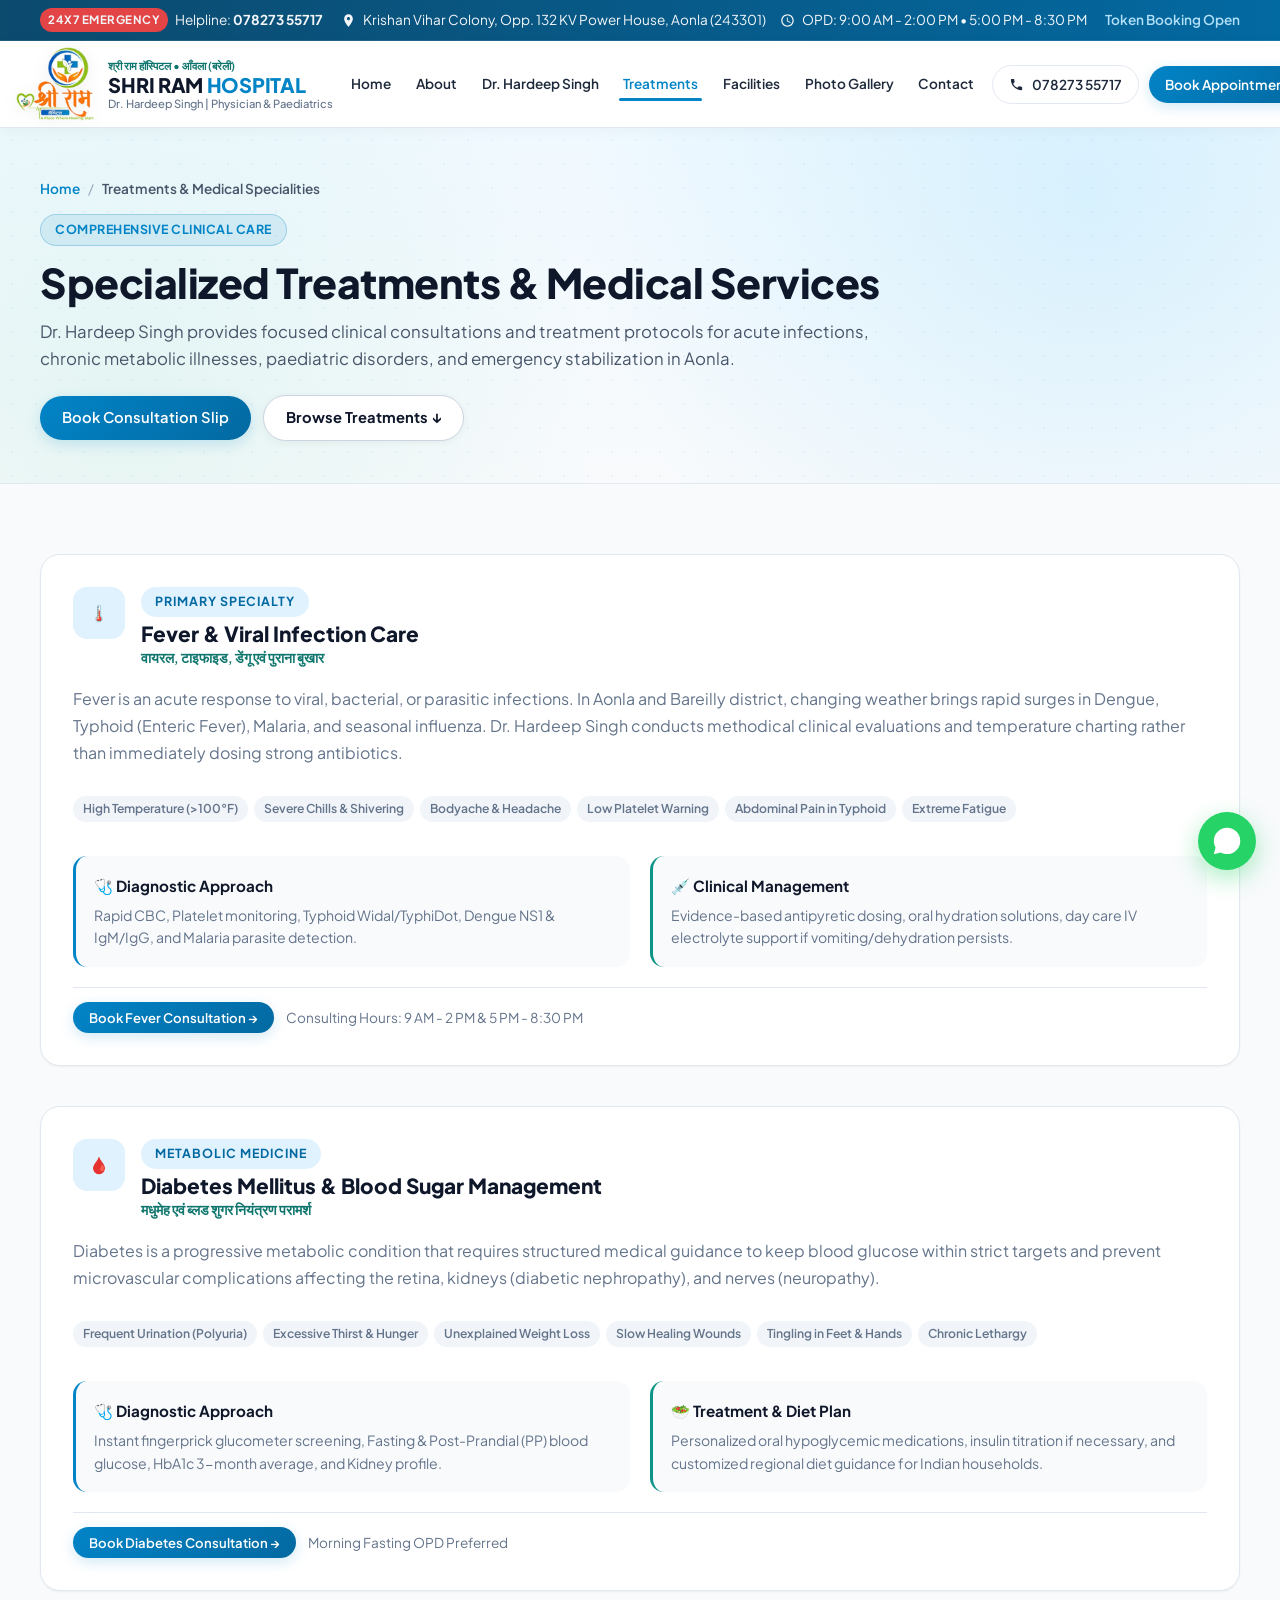
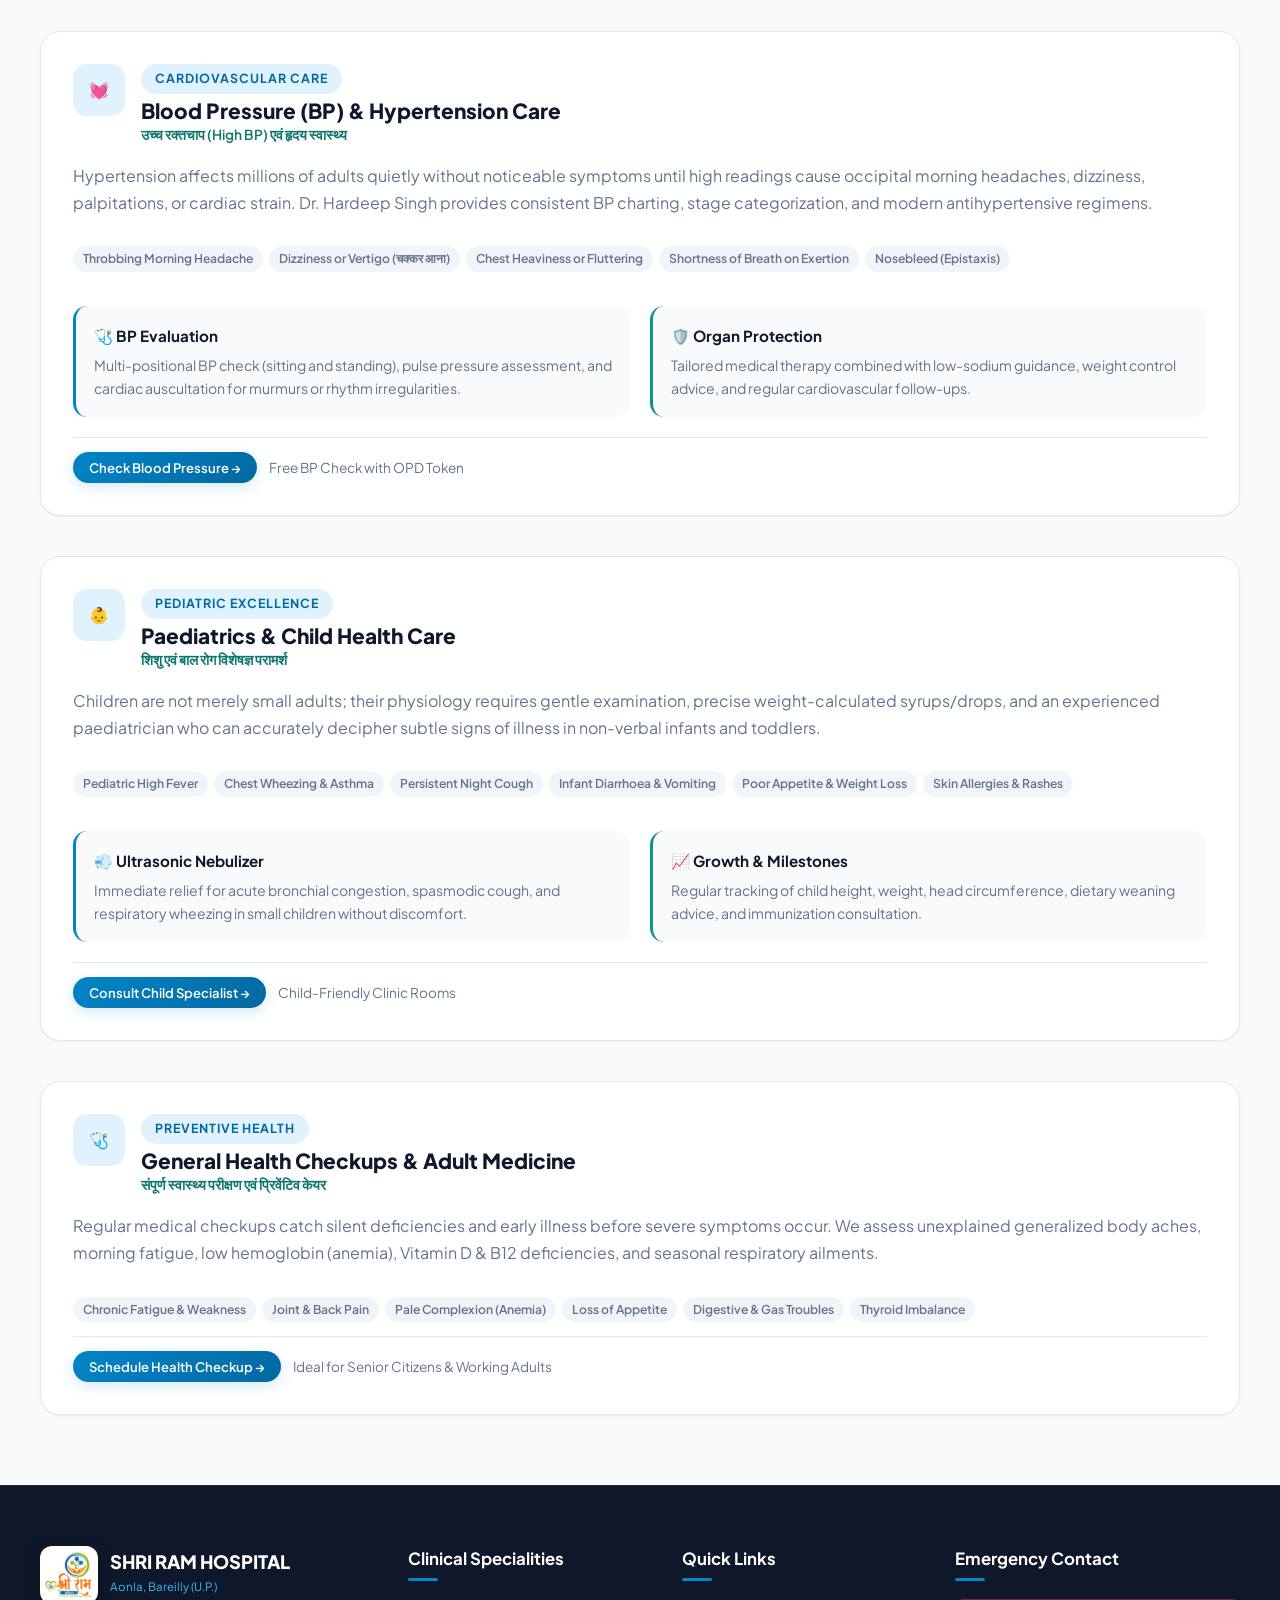
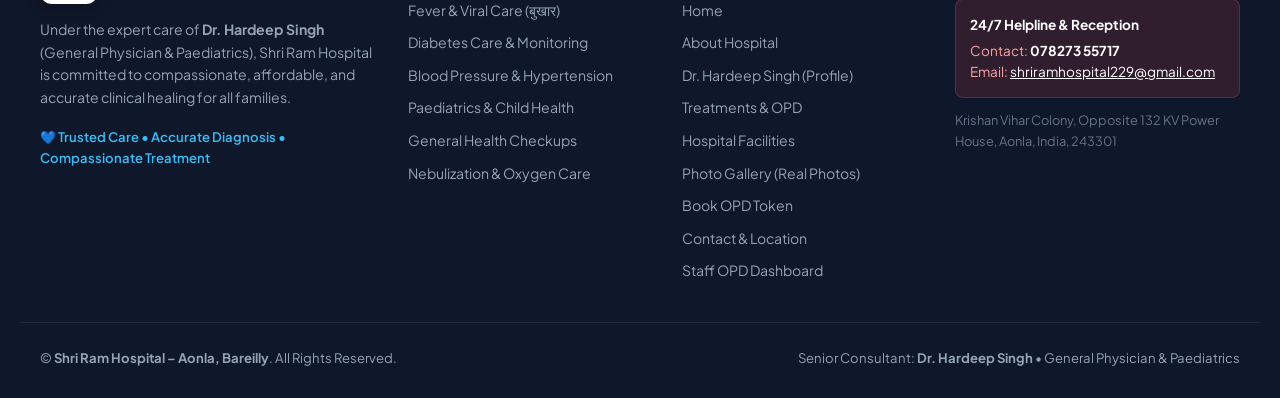
<file: services.html>
<!DOCTYPE html>
<html lang="en">
<head>
  <meta charset="UTF-8">
  <meta name="viewport" content="width=device-width, initial-scale=1.0, maximum-scale=5.0">
  <meta http-equiv="X-UA-Compatible" content="ie=edge">
  
  <title>Treatments & Medical Services | Shri Ram Hospital – Aonla, Bareilly</title>
  <meta name="description" content="Comprehensive clinical treatments at Shri Ram Hospital Aonla Bareilly by Dr. Hardeep Singh. Expert care for Fever & Infections, Diabetes, High Blood Pressure (BP), Paediatrics & Child Health, and General Checkups.">
  <meta name="keywords" content="Fever treatment Aonla, Diabetes doctor Aonla Bareilly, Blood pressure specialist Aonla, Child specialist doctor Aonla, Paediatrician Bareilly, General health checkup Aonla">
  <link rel="canonical" href="https://shriramhospitalaonla.in/services.php">

  <!-- Open Graph / Facebook -->
  <meta property="og:type" content="website">
  <meta property="og:url" content="https://shriramhospitalaonla.in/services.php">
  <meta property="og:title" content="Treatments & Medical Services | Shri Ram Hospital Aonla">
  <meta property="og:description" content="Dedicated medical consultations for acute fevers, metabolic care (diabetes & BP), paediatric illnesses, and holistic checkups in Aonla.">
  <meta property="og:image" content="assets/images/real/dsc_3484.jpg">

  <!-- Twitter -->
  <meta property="twitter:card" content="summary_large_image">
  <meta property="twitter:url" content="https://shriramhospitalaonla.in/services.php">
  <meta property="twitter:title" content="Treatments & Medical Services | Shri Ram Hospital Aonla">
  <meta property="twitter:description" content="Expert healthcare treatments in Aonla, Bareilly under Dr. Hardeep Singh.">
  <meta property="twitter:image" content="assets/images/real/dsc_3484.jpg">

  <!-- Favicon -->
    <link rel="icon" type="image/png" sizes="32x32" href="assets/images/favicon-32x32.png">
  <link rel="icon" type="image/png" sizes="64x64" href="assets/images/favicon.png">
  <link rel="icon" type="image/svg+xml" href="assets/images/shri_ram_hospital_aonla_bareilly_uttar_pradesh.svg">
  <link rel="apple-touch-icon" sizes="180x180" href="assets/images/apple-touch-icon.png">

  <!-- Google Fonts -->
  <link rel="preconnect" href="https://fonts.googleapis.com">
  <link rel="preconnect" href="https://fonts.gstatic.com" crossorigin>
  <link href="https://fonts.googleapis.com/css2?family=Noto+Sans+Devanagari:wght@400;500;600;700&family=Plus+Jakarta+Sans:wght@400;500;600;700;800&display=swap" rel="stylesheet">

  <!-- Main Stylesheet -->
  <link rel="stylesheet" href="assets/css/style.css">

  <!-- Schema.org Breadcrumb & MedicalWebPage -->
  <script type="application/ld+json">
  {
    "@context": "https://schema.org",
    "@type": "MedicalWebPage",
    "name": "Treatments & Clinical Specialities - Shri Ram Hospital Aonla",
    "description": "Medical treatments for fevers, diabetes, hypertension, and child diseases by Dr. Hardeep Singh in Aonla Bareilly.",
    "breadcrumb": {
      "@type": "BreadcrumbList",
      "itemListElement": [
        {
          "@type": "ListItem",
          "position": 1,
          "name": "Home",
          "item": "https://shriramhospitalaonla.in/index.php"
        },
        {
          "@type": "ListItem",
          "position": 2,
          "name": "Treatments & Services",
          "item": "https://shriramhospitalaonla.in/services.php"
        }
      ]
    }
  }
  </script>
</head>
<body>

  <!-- ===================================================================
       1. TOP EMERGENCY & TIMINGS BAR
       =================================================================== -->
  <div class="topbar">
    <div class="container topbar-wrapper">
      <div class="topbar-left">
        <div class="topbar-item">
          <span class="emergency-tag">24x7 Emergency</span>
          <span>Helpline: <a href="tel:+917827355717" style="color: #ffffff; font-weight: 700;">078273 55717</a></span>
        </div>
        <div class="topbar-item">
          <svg viewBox="0 0 24 24"><path d="M12 2C8.13 2 5 5.13 5 9c0 5.25 7 13 7 13s7-7.75 7-13c0-3.87-3.13-7-7-7zm0 9.5c-1.38 0-2.5-1.12-2.5-2.5s1.12-2.5 2.5-2.5 2.5 1.12 2.5 2.5-1.12 2.5-2.5 2.5z"/></svg>
          <span>Krishan Vihar Colony, Opp. 132 KV Power House, Aonla (243301)</span>
        </div>
      </div>
      <div class="topbar-right">
        <div class="topbar-item">
          <svg viewBox="0 0 24 24"><path d="M11.99 2C6.47 2 2 6.48 2 12s4.47 10 9.99 10C17.52 22 22 17.52 22 12S17.52 2 11.99 2zM12 20c-4.42 0-8-3.58-8-8s3.58-8 8-8 8 3.58 8 8-3.58 8-8 8zm.5-13H11v6l5.25 3.15.75-1.23-4.5-2.67z"/></svg>
          <span>OPD: 9:00 AM - 2:00 PM &bull; 5:00 PM - 8:30 PM</span>
        </div>
        <div class="topbar-item">
          <a href="appointment.php" style="color: #bae6fd; font-weight: 600;">Token Booking Open</a>
        </div>
      </div>
    </div>
  </div>

  <!-- ===================================================================
       2. HEADER & NAVIGATION (STRICT SINGLE LINE)
       =================================================================== -->
  <header class="site-header">
    <div class="container header-wrapper">
      <a href="index.php" class="brand-logo" aria-label="Shri Ram Hospital Home">
        <img src="assets/images/shri_ram_hospital_aonla_bareilly_uttar_pradesh.png" alt="Shri Ram Hospital Aonla Bareilly Uttar Pradesh Logo" class="brand-logo-img" width="78" height="74">
        <div class="brand-text-col">
          <span class="brand-hindi">श्री राम हॉस्पिटल • आँवला (बरेली)</span>
          <span class="brand-title">SHRI RAM <span>HOSPITAL</span></span>
          <span class="brand-subtitle">Dr. Hardeep Singh | Physician & Paediatrics</span>
        </div>
      </a>

      <!-- Desktop Nav -->
      <nav class="nav-desktop">
        <a href="index.php" class="nav-link">Home</a>
        <a href="about.php" class="nav-link">About</a>
        <a href="doctors.php" class="nav-link">Dr. Hardeep Singh</a>
        <a href="services.php" class="nav-link active">Treatments</a>
        <a href="facilities.php" class="nav-link">Facilities</a>
        <a href="gallery.php" class="nav-link">Photo Gallery</a>
        <a href="contact.php" class="nav-link">Contact</a>
      </nav>

      <!-- Action CTA Buttons -->
      <div class="header-cta-group">
        <a href="tel:+917827355717" class="btn btn-outline btn-sm">
          <svg width="15" height="15" viewBox="0 0 24 24" fill="currentColor"><path d="M6.62 10.79c1.44 2.83 3.76 5.14 6.59 6.59l2.2-2.2c.27-.27.67-.36 1.02-.24 1.12.37 2.33.57 3.57.57.55 0 1 .45 1 1V20c0 .55-.45 1-1 1-9.39 0-17-7.61-17-17 0-.55.45-1 1-1h3.5c.55 0 1 .45 1 1 0 1.25.2 2.45.57 3.57.11.35.03.74-.25 1.02l-2.2 2.2z"/></svg>
          <span>078273 55717</span>
        </a>
        <a href="appointment.php" class="btn btn-primary btn-sm">
          <span>Book Appointment</span>
        </a>
      </div>

      <!-- Mobile Hamburger Toggle -->
      <button class="mobile-nav-toggle" aria-label="Toggle navigation menu">
        <span></span>
        <span></span>
        <span></span>
      </button>
    </div>
  </header>

  <!-- Mobile Drawer Backdrop & Drawer -->
  <div class="mobile-drawer-backdrop"></div>
  <aside class="mobile-nav-drawer">
    <div style="margin-bottom: 20px;">
      <span style="font-size: 0.8rem; font-weight: 700; color: var(--secondary-dark); text-transform: uppercase;">Shri Ram Hospital</span>
      <h3 style="font-size: 1.3rem; font-weight: 800; color: var(--dark);">Aonla, Bareilly</h3>
      <p style="font-size: 0.85rem; color: var(--text-muted);">Dr. Hardeep Singh (General Physician & Paediatrics)</p>
    </div>
    <div class="mobile-links">
      <a href="index.php" class="mobile-link">Home <span>&rarr;</span></a>
      <a href="about.php" class="mobile-link">About Shri Ram Hospital <span>&rarr;</span></a>
      <a href="doctors.php" class="mobile-link">Dr. Hardeep Singh (Doctor Profile) <span>&rarr;</span></a>
      <a href="services.php" class="mobile-link active">Treatments & Specialities <span>&rarr;</span></a>
      <a href="facilities.php" class="mobile-link">Hospital Facilities & Infrastructure <span>&rarr;</span></a>
      <a href="gallery.php" class="mobile-link">Real Photo Gallery (19 Photos) <span>&rarr;</span></a>
      <a href="appointment.php" class="mobile-link">Book OPD Token <span>&rarr;</span></a>
      <a href="contact.php" class="mobile-link">Contact & Directions <span>&rarr;</span></a>
    </div>
    <div style="display: flex; flex-direction: column; gap: 10px; margin-top: auto;">
      <a href="tel:+917827355717" class="btn btn-outline" style="width: 100%;">
        📞 Call Hospital: 078273 55717
      </a>
      <a href="appointment.php" class="btn btn-primary" style="width: 100%;">
        📅 Book OPD Appointment
      </a>
    </div>
  </aside>

  <!-- ===================================================================
       3. SUBPAGE HERO & BREADCRUMBS
       =================================================================== -->
  <section class="subpage-hero">
    <div class="container">
      <div class="subpage-hero-inner">
        <nav class="breadcrumb" aria-label="Breadcrumbs">
          <a href="index.php">Home</a>
          <span class="separator">/</span>
          <span class="current">Treatments &amp; Medical Specialities</span>
        </nav>
        <span class="subpage-badge">Comprehensive Clinical Care</span>
        <h1 class="subpage-title">Specialized Treatments &amp; Medical Services</h1>
        <p class="subpage-desc">
          Dr. Hardeep Singh provides focused clinical consultations and treatment protocols for acute infections, chronic metabolic illnesses, paediatric disorders, and emergency stabilization in Aonla.
        </p>
        <div class="subpage-cta-row">
          <a href="appointment.php" class="btn btn-primary">Book Consultation Slip</a>
          <a href="#fever" class="btn btn-outline" >Browse Treatments &darr;</a>
        </div>
      </div>
    </div>
  </section>

  <!-- ===================================================================
       4. SERVICES DEEP DIVE SECTION
       =================================================================== -->
  <section class="content-section">
    <div class="container">
      <div style="display: flex; flex-direction: column; gap: 40px;">

        <!-- 1. FEVER & INFECTION CARE -->
        <article id="fever" class="service-full-card">
          <div class="service-full-header">
            <div class="service-full-icon">🌡️</div>
            <div>
              <span class="section-badge" style="margin-bottom: 4px;">Primary Specialty</span>
              <h2 class="service-full-title">Fever &amp; Viral Infection Care</h2>
              <div class="service-full-hindi">वायरल, टाइफाइड, डेंगू एवं पुराना बुखार</div>
            </div>
          </div>

          <p style="color: var(--text-muted); font-size: 1rem; line-height: 1.7; margin-bottom: 16px;">
            Fever is an acute response to viral, bacterial, or parasitic infections. In Aonla and Bareilly district, changing weather brings rapid surges in Dengue, Typhoid (Enteric Fever), Malaria, and seasonal influenza. Dr. Hardeep Singh conducts methodical clinical evaluations and temperature charting rather than immediately dosing strong antibiotics.
          </p>

          <div class="symptom-chips">
            <span class="symptom-chip">High Temperature (&gt;100°F)</span>
            <span class="symptom-chip">Severe Chills &amp; Shivering</span>
            <span class="symptom-chip">Bodyache &amp; Headache</span>
            <span class="symptom-chip">Low Platelet Warning</span>
            <span class="symptom-chip">Abdominal Pain in Typhoid</span>
            <span class="symptom-chip">Extreme Fatigue</span>
          </div>

          <div style="display: grid; grid-template-columns: repeat(auto-fit, minmax(280px, 1fr)); gap: 20px; margin: 20px 0;">
            <div style="background: #f8fafc; padding: 18px; border-radius: var(--radius-md); border-left: 3px solid var(--primary);">
              <h4 style="font-size: 0.95rem; font-weight: 700; color: var(--dark); margin-bottom: 6px;">🩺 Diagnostic Approach</h4>
              <p style="font-size: 0.88rem; color: var(--text-muted); margin: 0;">Rapid CBC, Platelet monitoring, Typhoid Widal/TyphiDot, Dengue NS1 &amp; IgM/IgG, and Malaria parasite detection.</p>
            </div>
            <div style="background: #f8fafc; padding: 18px; border-radius: var(--radius-md); border-left: 3px solid var(--secondary);">
              <h4 style="font-size: 0.95rem; font-weight: 700; color: var(--dark); margin-bottom: 6px;">💉 Clinical Management</h4>
              <p style="font-size: 0.88rem; color: var(--text-muted); margin: 0;">Evidence-based antipyretic dosing, oral hydration solutions, day care IV electrolyte support if vomiting/dehydration persists.</p>
            </div>
          </div>

          <div style="display: flex; gap: 12px; align-items: center; flex-wrap: wrap; margin-top: auto; padding-top: 14px; border-top: 1px solid var(--border-color);">
            <button onclick="selectServiceAndBook('Fever & Viral Care')" class="btn btn-primary btn-sm">
              Book Fever Consultation &rarr;
            </button>
            <span style="font-size: 0.85rem; color: var(--text-muted);">Consulting Hours: 9 AM - 2 PM &amp; 5 PM - 8:30 PM</span>
          </div>
        </article>

        <!-- 2. DIABETES CARE -->
        <article id="diabetes" class="service-full-card">
          <div class="service-full-header">
            <div class="service-full-icon">🩸</div>
            <div>
              <span class="section-badge" style="margin-bottom: 4px;">Metabolic Medicine</span>
              <h2 class="service-full-title">Diabetes Mellitus &amp; Blood Sugar Management</h2>
              <div class="service-full-hindi">मधुमेह एवं ब्लड शुगर नियंत्रण परामर्श</div>
            </div>
          </div>

          <p style="color: var(--text-muted); font-size: 1rem; line-height: 1.7; margin-bottom: 16px;">
            Diabetes is a progressive metabolic condition that requires structured medical guidance to keep blood glucose within strict targets and prevent microvascular complications affecting the retina, kidneys (diabetic nephropathy), and nerves (neuropathy).
          </p>

          <div class="symptom-chips">
            <span class="symptom-chip">Frequent Urination (Polyuria)</span>
            <span class="symptom-chip">Excessive Thirst &amp; Hunger</span>
            <span class="symptom-chip">Unexplained Weight Loss</span>
            <span class="symptom-chip">Slow Healing Wounds</span>
            <span class="symptom-chip">Tingling in Feet &amp; Hands</span>
            <span class="symptom-chip">Chronic Lethargy</span>
          </div>

          <div style="display: grid; grid-template-columns: repeat(auto-fit, minmax(280px, 1fr)); gap: 20px; margin: 20px 0;">
            <div style="background: #f8fafc; padding: 18px; border-radius: var(--radius-md); border-left: 3px solid var(--primary);">
              <h4 style="font-size: 0.95rem; font-weight: 700; color: var(--dark); margin-bottom: 6px;">🩺 Diagnostic Approach</h4>
              <p style="font-size: 0.88rem; color: var(--text-muted); margin: 0;">Instant fingerprick glucometer screening, Fasting &amp; Post-Prandial (PP) blood glucose, HbA1c 3-month average, and Kidney profile.</p>
            </div>
            <div style="background: #f8fafc; padding: 18px; border-radius: var(--radius-md); border-left: 3px solid var(--secondary);">
              <h4 style="font-size: 0.95rem; font-weight: 700; color: var(--dark); margin-bottom: 6px;">🥗 Treatment &amp; Diet Plan</h4>
              <p style="font-size: 0.88rem; color: var(--text-muted); margin: 0;">Personalized oral hypoglycemic medications, insulin titration if necessary, and customized regional diet guidance for Indian households.</p>
            </div>
          </div>

          <div style="display: flex; gap: 12px; align-items: center; flex-wrap: wrap; margin-top: auto; padding-top: 14px; border-top: 1px solid var(--border-color);">
            <button onclick="selectServiceAndBook('Diabetes Management')" class="btn btn-primary btn-sm">
              Book Diabetes Consultation &rarr;
            </button>
            <span style="font-size: 0.85rem; color: var(--text-muted);">Morning Fasting OPD Preferred</span>
          </div>
        </article>

        <!-- 3. BLOOD PRESSURE / BP -->
        <article id="bp" class="service-full-card">
          <div class="service-full-header">
            <div class="service-full-icon">💓</div>
            <div>
              <span class="section-badge" style="margin-bottom: 4px;">Cardiovascular Care</span>
              <h2 class="service-full-title">Blood Pressure (BP) &amp; Hypertension Care</h2>
              <div class="service-full-hindi">उच्च रक्तचाप (High BP) एवं हृदय स्वास्थ्य</div>
            </div>
          </div>

          <p style="color: var(--text-muted); font-size: 1rem; line-height: 1.7; margin-bottom: 16px;">
            Hypertension affects millions of adults quietly without noticeable symptoms until high readings cause occipital morning headaches, dizziness, palpitations, or cardiac strain. Dr. Hardeep Singh provides consistent BP charting, stage categorization, and modern antihypertensive regimens.
          </p>

          <div class="symptom-chips">
            <span class="symptom-chip">Throbbing Morning Headache</span>
            <span class="symptom-chip">Dizziness or Vertigo (चक्कर आना)</span>
            <span class="symptom-chip">Chest Heaviness or Fluttering</span>
            <span class="symptom-chip">Shortness of Breath on Exertion</span>
            <span class="symptom-chip">Nosebleed (Epistaxis)</span>
          </div>

          <div style="display: grid; grid-template-columns: repeat(auto-fit, minmax(280px, 1fr)); gap: 20px; margin: 20px 0;">
            <div style="background: #f8fafc; padding: 18px; border-radius: var(--radius-md); border-left: 3px solid var(--primary);">
              <h4 style="font-size: 0.95rem; font-weight: 700; color: var(--dark); margin-bottom: 6px;">🩺 BP Evaluation</h4>
              <p style="font-size: 0.88rem; color: var(--text-muted); margin: 0;">Multi-positional BP check (sitting and standing), pulse pressure assessment, and cardiac auscultation for murmurs or rhythm irregularities.</p>
            </div>
            <div style="background: #f8fafc; padding: 18px; border-radius: var(--radius-md); border-left: 3px solid var(--secondary);">
              <h4 style="font-size: 0.95rem; font-weight: 700; color: var(--dark); margin-bottom: 6px;">🛡️ Organ Protection</h4>
              <p style="font-size: 0.88rem; color: var(--text-muted); margin: 0;">Tailored medical therapy combined with low-sodium guidance, weight control advice, and regular cardiovascular follow-ups.</p>
            </div>
          </div>

          <div style="display: flex; gap: 12px; align-items: center; flex-wrap: wrap; margin-top: auto; padding-top: 14px; border-top: 1px solid var(--border-color);">
            <button onclick="selectServiceAndBook('Blood Pressure & Hypertension')" class="btn btn-primary btn-sm">
              Check Blood Pressure &rarr;
            </button>
            <span style="font-size: 0.85rem; color: var(--text-muted);">Free BP Check with OPD Token</span>
          </div>
        </article>

        <!-- 4. PAEDIATRICS & CHILD HEALTH -->
        <article id="paediatrics" class="service-full-card">
          <div class="service-full-header">
            <div class="service-full-icon">👶</div>
            <div>
              <span class="section-badge" style="margin-bottom: 4px;">Pediatric Excellence</span>
              <h2 class="service-full-title">Paediatrics &amp; Child Health Care</h2>
              <div class="service-full-hindi">शिशु एवं बाल रोग विशेषज्ञ परामर्श</div>
            </div>
          </div>

          <p style="color: var(--text-muted); font-size: 1rem; line-height: 1.7; margin-bottom: 16px;">
            Children are not merely small adults; their physiology requires gentle examination, precise weight-calculated syrups/drops, and an experienced paediatrician who can accurately decipher subtle signs of illness in non-verbal infants and toddlers.
          </p>

          <div class="symptom-chips">
            <span class="symptom-chip">Pediatric High Fever</span>
            <span class="symptom-chip">Chest Wheezing &amp; Asthma</span>
            <span class="symptom-chip">Persistent Night Cough</span>
            <span class="symptom-chip">Infant Diarrhoea &amp; Vomiting</span>
            <span class="symptom-chip">Poor Appetite &amp; Weight Loss</span>
            <span class="symptom-chip">Skin Allergies &amp; Rashes</span>
          </div>

          <div style="display: grid; grid-template-columns: repeat(auto-fit, minmax(280px, 1fr)); gap: 20px; margin: 20px 0;">
            <div style="background: #f8fafc; padding: 18px; border-radius: var(--radius-md); border-left: 3px solid var(--primary);">
              <h4 style="font-size: 0.95rem; font-weight: 700; color: var(--dark); margin-bottom: 6px;">💨 Ultrasonic Nebulizer</h4>
              <p style="font-size: 0.88rem; color: var(--text-muted); margin: 0;">Immediate relief for acute bronchial congestion, spasmodic cough, and respiratory wheezing in small children without discomfort.</p>
            </div>
            <div style="background: #f8fafc; padding: 18px; border-radius: var(--radius-md); border-left: 3px solid var(--secondary);">
              <h4 style="font-size: 0.95rem; font-weight: 700; color: var(--dark); margin-bottom: 6px;">📈 Growth &amp; Milestones</h4>
              <p style="font-size: 0.88rem; color: var(--text-muted); margin: 0;">Regular tracking of child height, weight, head circumference, dietary weaning advice, and immunization consultation.</p>
            </div>
          </div>

          <div style="display: flex; gap: 12px; align-items: center; flex-wrap: wrap; margin-top: auto; padding-top: 14px; border-top: 1px solid var(--border-color);">
            <button onclick="selectServiceAndBook('Paediatrics & Child Care')" class="btn btn-primary btn-sm">
              Consult Child Specialist &rarr;
            </button>
            <span style="font-size: 0.85rem; color: var(--text-muted);">Child-Friendly Clinic Rooms</span>
          </div>
        </article>

        <!-- 5. GENERAL HEALTH CHECKUP -->
        <article id="checkup" class="service-full-card">
          <div class="service-full-header">
            <div class="service-full-icon">🩺</div>
            <div>
              <span class="section-badge" style="margin-bottom: 4px;">Preventive Health</span>
              <h2 class="service-full-title">General Health Checkups &amp; Adult Medicine</h2>
              <div class="service-full-hindi">संपूर्ण स्वास्थ्य परीक्षण एवं प्रिवेंटिव केयर</div>
            </div>
          </div>

          <p style="color: var(--text-muted); font-size: 1rem; line-height: 1.7; margin-bottom: 16px;">
            Regular medical checkups catch silent deficiencies and early illness before severe symptoms occur. We assess unexplained generalized body aches, morning fatigue, low hemoglobin (anemia), Vitamin D &amp; B12 deficiencies, and seasonal respiratory ailments.
          </p>

          <div class="symptom-chips">
            <span class="symptom-chip">Chronic Fatigue &amp; Weakness</span>
            <span class="symptom-chip">Joint &amp; Back Pain</span>
            <span class="symptom-chip">Pale Complexion (Anemia)</span>
            <span class="symptom-chip">Loss of Appetite</span>
            <span class="symptom-chip">Digestive &amp; Gas Troubles</span>
            <span class="symptom-chip">Thyroid Imbalance</span>
          </div>

          <div style="display: flex; gap: 12px; align-items: center; flex-wrap: wrap; margin-top: auto; padding-top: 14px; border-top: 1px solid var(--border-color);">
            <button onclick="selectServiceAndBook('General Health Checkup')" class="btn btn-primary btn-sm">
              Schedule Health Checkup &rarr;
            </button>
            <span style="font-size: 0.85rem; color: var(--text-muted);">Ideal for Senior Citizens &amp; Working Adults</span>
          </div>
        </article>

      </div>
    </div>
  </section>

  <!-- ===================================================================
       5. FOOTER
       =================================================================== -->
  <footer class="site-footer">
    <div class="container footer-grid">
      <div>
        <div style="display: flex; align-items: center; gap: 12px; margin-bottom: 14px;">
          <img src="assets/images/shri_ram_hospital_aonla_bareilly_uttar_pradesh.png" alt="Shri Ram Hospital Logo" class="footer-logo-img" width="58" height="58">
          <div>
            <h4 style="color: #ffffff; font-size: 1.15rem; font-weight: 800; line-height: 1.1;">SHRI RAM HOSPITAL</h4>
            <span style="font-size: 0.72rem; color: #38bdf8;">Aonla, Bareilly (U.P.)</span>
          </div>
        </div>
        <p class="footer-desc">
          Under the expert care of <strong>Dr. Hardeep Singh</strong> (General Physician & Paediatrics), Shri Ram Hospital is committed to compassionate, affordable, and accurate clinical healing for all families.
        </p>
        <div style="font-size: 0.82rem; color: #38bdf8; font-weight: 600;">
          💙 Trusted Care &bull; Accurate Diagnosis &bull; Compassionate Treatment
        </div>
      </div>

      <div>
        <h4 class="footer-col-title">Clinical Specialities</h4>
        <div class="footer-links">
          <a href="services.php#fever">Fever &amp; Viral Care (बुखार)</a>
          <a href="services.php#diabetes">Diabetes Care &amp; Monitoring</a>
          <a href="services.php#bp">Blood Pressure &amp; Hypertension</a>
          <a href="services.php#paediatrics">Paediatrics &amp; Child Health</a>
          <a href="services.php#checkup">General Health Checkups</a>
          <a href="facilities.php">Nebulization &amp; Oxygen Care</a>
        </div>
      </div>

      <div>
        <h4 class="footer-col-title">Quick Links</h4>
        <div class="footer-links">
          <a href="index.php">Home</a>
          <a href="about.php">About Hospital</a>
          <a href="doctors.php">Dr. Hardeep Singh (Profile)</a>
          <a href="services.php">Treatments &amp; OPD</a>
          <a href="facilities.php">Hospital Facilities</a>
          <a href="gallery.php">Photo Gallery (Real Photos)</a>
          <a href="appointment.php">Book OPD Token</a>
          <a href="contact.php">Contact &amp; Location</a>
          <a href="admin.php">Staff OPD Dashboard</a>
        </div>
      </div>

      <div>
        <h4 class="footer-col-title">Emergency Contact</h4>
        <div class="footer-emergency-alert">
          <strong>24/7 Helpline &amp; Reception</strong>
          Contact: <a href="tel:+917827355717" style="color: #ffffff; font-weight: 700;">078273 55717</a><br>
          Email: <a href="mailto:shriramhospital229@gmail.com" style="color: #ffffff; text-decoration: underline;">shriramhospital229@gmail.com</a>
        </div>
        <p style="font-size: 0.8rem; margin-top: 12px; color: #64748b;">
          Krishan Vihar Colony, Opposite 132 KV Power House, Aonla, India, 243301
        </p>
      </div>
    </div>

    <div class="container footer-bottom">
      <div>
        &copy; <?= date('Y') ?> <strong>Shri Ram Hospital – Aonla, Bareilly</strong>. All Rights Reserved.
      </div>
      <div>
        Senior Consultant: <strong>Dr. Hardeep Singh</strong> &bull; General Physician &amp; Paediatrics
      </div>
    </div>
  </footer>

  <!-- Floating WhatsApp -->
  <a href="https://wa.me/917827355717?text=Namaste%20Dr.%20Hardeep%20Singh%20Ji%2C%20I%20want%20to%20consult%20at%20Shri%20Ram%20Hospital%20Aonla." 
     target="_blank" 
     class="floating-whatsapp" 
     aria-label="Chat on WhatsApp with Shri Ram Hospital">
    <svg viewBox="0 0 24 24"><path d="M12.04 2c-5.46 0-9.91 4.45-9.91 9.91 0 1.75.46 3.45 1.32 4.95L2.05 22l5.25-1.38c1.45.79 3.08 1.21 4.74 1.21 5.46 0 9.91-4.45 9.91-9.91 0-2.65-1.03-5.14-2.9-7.01A9.816 9.816 0 0 0 12.04 2z"/></svg>
  </a>

  <!-- Mobile Sticky Bar -->
  <div class="mobile-bottom-bar">
    <a href="tel:+917827355717" class="mobile-bar-btn call-btn">
      <svg viewBox="0 0 24 24" fill="currentColor"><path d="M6.62 10.79c1.44 2.83 3.76 5.14 6.59 6.59l2.2-2.2c.27-.27.67-.36 1.02-.24 1.12.37 2.33.57 3.57.57.55 0 1 .45 1 1V20c0 .55-.45 1-1 1-9.39 0-17-7.61-17-17 0-.55.45-1 1-1h3.5c.55 0 1 .45 1 1 0 1.25.2 2.45.57 3.57.11.35.03.74-.25 1.02l-2.2 2.2z"/></svg>
      <span>Call</span>
    </a>
    <a href="https://wa.me/917827355717?text=Namaste%20Dr.%20Hardeep%20Singh%20Ji%2C%20I%20want%20to%20consult%20at%20Shri%20Ram%20Hospital%20Aonla." target="_blank" class="mobile-bar-btn wa-btn">
      <svg viewBox="0 0 24 24" fill="currentColor"><path d="M12.04 2c-5.46 0-9.91 4.45-9.91 9.91 0 1.75.46 3.45 1.32 4.95L2.05 22l5.25-1.38c1.45.79 3.08 1.21 4.74 1.21 5.46 0 9.91-4.45 9.91-9.91 0-2.65-1.03-5.14-2.9-7.01A9.816 9.816 0 0 0 12.04 2z"/></svg>
      <span>WhatsApp</span>
    </a>
    <a href="appointment.php" class="mobile-bar-btn book-btn">
      <svg viewBox="0 0 24 24" fill="currentColor"><path d="M19 3h-1V1h-2v2H8V1H6v2H5c-1.11 0-1.99.9-1.99 2L3 19c0 1.1.89 2 2 2h14c1.1 0 2-.9 2-2V5c0-1.1-.9-2-2-2zm0 16H5V8h14v11z"/></svg>
      <span>Book OPD</span>
    </a>
    <a href="gallery.php" class="mobile-bar-btn">
      <svg viewBox="0 0 24 24" fill="currentColor"><path d="M21 19V5c0-1.1-.9-2-2-2H5c-1.1 0-2 .9-2 2v14c0 1.1.9 2 2 2h14c1.1 0 2-.9 2-2zM8.5 13.5l2.5 3.01L14.5 12l4.5 6H5l3.5-4.5z"/></svg>
      <span>Photos</span>
    </a>
    <a href="contact.php" class="mobile-bar-btn">
      <svg viewBox="0 0 24 24" fill="currentColor"><path d="M12 2C8.13 2 5 5.13 5 9c0 5.25 7 13 7 13s7-7.75 7-13c0-3.87-3.13-7-7-7zm0 9.5c-1.38 0-2.5-1.12-2.5-2.5s1.12-2.5 2.5-2.5 2.5 1.12 2.5 2.5-1.12 2.5-2.5 2.5z"/></svg>
      <span>Location</span>
    </a>
  </div>

  <!-- JavaScript -->
  <script src="assets/js/main.js"></script>
</body>
</html>
</file>
<file: assets/css/style.css>
/* ===================================================================
   SHRI RAM HOSPITAL - AONLA, BAREILLY
   Modern, Accessible, Fully Responsive Stylesheet
   =================================================================== */

:root {
  /* Brand Palette */
  --primary: #0284c7;         /* Hospital Blue */
  --primary-dark: #0369a1;    /* Deep Blue */
  --primary-darker: #0c4a6e;  /* Navy */
  --primary-light: #e0f2fe;   /* Soft Ice Blue */
  --primary-glow: rgba(2, 132, 199, 0.18);

  --secondary: #0d9488;       /* Healing Teal */
  --secondary-dark: #0f766e;
  --secondary-light: #ccfbf1;

  --accent: #f59e0b;          /* Warm Gold */
  --accent-light: #fef3c7;

  --danger: #ef4444;          /* Emergency Red */
  --danger-light: #fee2e2;

  --success: #10b981;         /* Health Green */
  --success-light: #d1fae5;

  /* Neutral Shades */
  --dark: #0f172a;            /* Slate Dark */
  --text-main: #1e293b;       /* Dark Charcoal */
  --text-muted: #64748b;      /* Slate Gray */
  --text-light: #94a3b8;
  --bg-body: #f8fafc;         /* Clean Soft Off-White */
  --bg-card: #ffffff;
  --bg-alt: #f1f5f9;
  --border-color: #e2e8f0;

  /* Elevation Shadows */
  --shadow-sm: 0 1px 2px 0 rgba(0, 0, 0, 0.05);
  --shadow-md: 0 4px 6px -1px rgba(0, 0, 0, 0.08), 0 2px 4px -2px rgba(0, 0, 0, 0.04);
  --shadow-lg: 0 10px 25px -3px rgba(15, 23, 42, 0.08), 0 4px 6px -4px rgba(15, 23, 42, 0.03);
  --shadow-xl: 0 20px 35px -5px rgba(2, 132, 199, 0.12), 0 8px 10px -6px rgba(0, 0, 0, 0.03);
  --shadow-hover: 0 22px 45px -8px rgba(2, 132, 199, 0.22);

  /* Radius */
  --radius-sm: 8px;
  --radius-md: 14px;
  --radius-lg: 20px;
  --radius-full: 9999px;

  /* Fonts */
  --font-main: 'Plus Jakarta Sans', system-ui, -apple-system, 'Segoe UI', Roboto, Helvetica, Arial, sans-serif;
  --font-hindi: 'Noto Sans Devanagari', var(--font-main);

  --transition: all 0.28s cubic-bezier(0.4, 0, 0.2, 1);
}

/* Base Resets */
*, *::before, *::after {
  box-sizing: border-box;
  margin: 0;
  padding: 0;
}

html {
  scroll-behavior: smooth;
  font-size: 16px;
  -webkit-text-size-adjust: 100%;
}

body {
  font-family: var(--font-main);
  background-color: var(--bg-body);
  color: var(--text-main);
  line-height: 1.6;
  overflow-x: hidden;
  padding-bottom: 70px; /* Space for mobile floating nav */
}

@media (min-width: 768px) {
  body {
    padding-bottom: 0;
  }
}

a {
  color: inherit;
  text-decoration: none;
  transition: var(--transition);
}

img {
  max-width: 100%;
  height: auto;
  display: block;
}

button, input, select, textarea {
  font-family: inherit;
  font-size: inherit;
  border: none;
  outline: none;
}

ul {
  list-style: none;
}

/* Container */
.container {
  width: 100%;
  max-width: 1240px;
  margin-left: auto;
  margin-right: auto;
  padding-left: 20px;
  padding-right: 20px;
}

/* ===================================================================
   TOP EMERGENCY BAR
   =================================================================== */
.topbar {
  background: linear-gradient(90deg, #0c4a6e 0%, #0369a1 100%);
  color: #ffffff;
  font-size: 0.85rem;
  padding: 8px 0;
  position: relative;
  z-index: 50;
  border-bottom: 1px solid rgba(255, 255, 255, 0.1);
}

.topbar-wrapper {
  display: flex;
  justify-content: space-between;
  align-items: center;
  flex-wrap: wrap;
  gap: 10px;
}

.topbar-left, .topbar-right {
  display: flex;
  align-items: center;
  gap: 18px;
  flex-wrap: wrap;
}

.topbar-item {
  display: inline-flex;
  align-items: center;
  gap: 7px;
  opacity: 0.95;
}

.topbar-item svg {
  width: 15px;
  height: 15px;
  flex-shrink: 0;
  fill: currentColor;
}

.emergency-tag {
  background: #ef4444;
  color: #ffffff;
  font-weight: 700;
  font-size: 0.72rem;
  padding: 3px 8px;
  border-radius: var(--radius-full);
  letter-spacing: 0.5px;
  text-transform: uppercase;
  animation: pulseTag 2s infinite;
}

@keyframes pulseTag {
  0%, 100% { opacity: 1; transform: scale(1); }
  50% { opacity: 0.85; transform: scale(0.97); }
}

.topbar-right a:hover {
  color: #38bdf8;
}

@media (max-width: 768px) {
  .topbar {
    display: none; /* Hide on small screens to save vertical space; mobile bar takes over */
  }
}

/* ===================================================================
   HEADER & NAVIGATION
   =================================================================== */
.site-header {
  background: rgba(255, 255, 255, 0.98);
  backdrop-filter: blur(12px);
  -webkit-backdrop-filter: blur(12px);
  position: sticky;
  top: 0;
  z-index: 1000;
  border-bottom: 1px solid var(--border-color);
  box-shadow: 0 2px 14px rgba(0, 0, 0, 0.04);
  transition: var(--transition);
}

.site-header .container {
  max-width: 1400px; /* Ample horizontal width for one-line display */
  padding-left: 16px;
  padding-right: 16px;
}

.header-wrapper {
  display: flex;
  align-items: center;
  justify-content: space-between;
  min-height: 86px;
  height: auto;
  padding: 6px 0;
  gap: 14px;
  flex-wrap: nowrap; /* STRICT: Everything in header is always in one line */
}

.brand-logo {
  display: inline-flex;
  align-items: center;
  gap: 14px;
  flex-shrink: 0;
  white-space: nowrap;
  text-decoration: none;
}

.brand-logo-img {
  height: 74px;
  width: auto;
  max-width: none;
  object-fit: contain;
  flex-shrink: 0;
  display: block;
  transition: transform 0.25s ease;
  filter: drop-shadow(0 2px 8px rgba(0, 0, 0, 0.05));
}

.brand-logo:hover .brand-logo-img {
  transform: scale(1.04);
}

.footer-logo-img {
  width: 58px;
  height: 58px;
  object-fit: contain;
  background: #ffffff;
  padding: 5px;
  border-radius: 12px;
  box-shadow: 0 4px 14px rgba(0, 0, 0, 0.25);
  flex-shrink: 0;
  display: block;
  transition: transform 0.25s ease;
}

.footer-logo-img:hover {
  transform: scale(1.05);
}

.brand-icon-box {
  width: 44px;
  height: 44px;
  background: linear-gradient(135deg, var(--primary) 0%, var(--primary-darker) 100%);
  border-radius: 12px;
  display: flex;
  align-items: center;
  justify-content: center;
  color: white;
  box-shadow: 0 4px 12px var(--primary-glow);
  position: relative;
  flex-shrink: 0;
}

.brand-icon-box svg {
  width: 24px;
  height: 24px;
}

.brand-text-col {
  display: flex;
  flex-direction: column;
  justify-content: center;
  white-space: nowrap;
}

.brand-hindi {
  font-size: 0.7rem;
  font-weight: 600;
  color: var(--secondary-dark);
  line-height: 1.15;
  display: block;
}

.brand-title {
  font-size: 1.25rem;
  font-weight: 800;
  color: var(--dark);
  letter-spacing: -0.3px;
  line-height: 1.15;
  margin: 1px 0;
}

.brand-title span {
  color: var(--primary);
}

.brand-subtitle {
  font-size: 0.7rem;
  font-weight: 500;
  color: var(--text-muted);
  line-height: 1.15;
}

@media (max-width: 1240px) {
  .brand-logo-img {
    height: 64px;
  }
  .brand-subtitle {
    display: none; /* Hide secondary subtitle on mid screens to keep 100% single line */
  }
}

@media (max-width: 768px) {
  .brand-logo-img {
    height: 54px;
  }
}

@media (max-width: 480px) {
  .brand-logo-img {
    height: 48px;
  }
}

.nav-desktop {
  display: none;
}

@media (min-width: 1060px) {
  .nav-desktop {
    display: flex;
    align-items: center;
    gap: clamp(10px, 1.3vw, 20px);
    flex-shrink: 1;
    white-space: nowrap;
  }
}

.nav-link {
  font-size: clamp(0.85rem, 0.92vw, 0.94rem);
  font-weight: 600;
  color: var(--text-main);
  padding: 8px 4px;
  position: relative;
  white-space: nowrap !important; /* STRICT: Never wrap a nav link across lines */
  display: inline-block;
  line-height: 1.2;
}

.nav-link:hover, .nav-link.active {
  color: var(--primary);
}

.nav-link::after {
  content: '';
  position: absolute;
  bottom: 0;
  left: 0;
  width: 0;
  height: 2.5px;
  background: var(--primary);
  border-radius: 4px;
  transition: var(--transition);
}

.nav-link:hover::after, .nav-link.active::after {
  width: 100%;
}

.header-cta-group {
  display: none;
  align-items: center;
  gap: 10px;
  flex-shrink: 0;
  white-space: nowrap;
}

@media (min-width: 1060px) {
  .header-cta-group {
    display: flex;
  }
}

.header-cta-group .btn {
  padding: 8px 16px;
  font-size: 0.85rem;
  white-space: nowrap !important;
}

/* Base Button Styles */
.btn {
  display: inline-flex;
  align-items: center;
  justify-content: center;
  gap: 8px;
  font-weight: 600;
  padding: 10px 22px;
  border-radius: var(--radius-full);
  cursor: pointer;
  transition: var(--transition);
  white-space: nowrap !important;
  font-size: 0.92rem;
  text-decoration: none;
}

.btn-primary {
  background: linear-gradient(135deg, var(--primary) 0%, var(--primary-dark) 100%);
  color: #ffffff;
  box-shadow: 0 4px 14px var(--primary-glow);
}

.btn-primary:hover {
  transform: translateY(-2px);
  box-shadow: 0 6px 20px rgba(2, 132, 199, 0.35);
  color: #ffffff;
}

.btn-outline {
  border: 1.5px solid var(--border-color);
  color: var(--text-main);
  background: #ffffff;
}

.btn-outline:hover {
  border-color: var(--primary);
  color: var(--primary);
  background: var(--primary-light);
}

.btn-whatsapp {
  background: #25d366;
  color: #ffffff;
  box-shadow: 0 4px 14px rgba(37, 211, 102, 0.25);
}

.btn-whatsapp:hover {
  background: #20ba5a;
  color: #ffffff;
  transform: translateY(-2px);
  box-shadow: 0 6px 18px rgba(37, 211, 102, 0.4);
}

.btn-danger {
  background: linear-gradient(135deg, #ef4444 0%, #dc2626 100%);
  color: #ffffff;
}

.btn-sm {
  padding: 7px 16px;
  font-size: 0.82rem;
}

.btn-lg {
  padding: 14px 30px;
  font-size: 1.05rem;
}

/* Mobile Nav Toggle */
.mobile-nav-toggle {
  display: flex;
  flex-direction: column;
  justify-content: space-between;
  width: 30px;
  height: 20px;
  background: transparent;
  cursor: pointer;
  z-index: 1010;
  flex-shrink: 0;
}

@media (min-width: 1060px) {
  .mobile-nav-toggle {
    display: none;
  }
}

.mobile-nav-toggle span {
  width: 100%;
  height: 3px;
  background-color: var(--dark);
  border-radius: 4px;
  transition: var(--transition);
}

.mobile-nav-toggle.open span:nth-child(1) {
  transform: translateY(9px) rotate(45deg);
}

.mobile-nav-toggle.open span:nth-child(2) {
  opacity: 0;
}

.mobile-nav-toggle.open span:nth-child(3) {
  transform: translateY(-10px) rotate(-45deg);
}

/* Mobile Navigation Drawer */
.mobile-nav-drawer {
  position: fixed;
  top: 0;
  right: -100%;
  width: 82%;
  max-width: 340px;
  height: 100vh;
  background: #ffffff;
  z-index: 1005;
  box-shadow: -5px 0 25px rgba(0, 0, 0, 0.15);
  display: flex;
  flex-direction: column;
  padding: 85px 24px 30px;
  transition: right 0.35s cubic-bezier(0.4, 0, 0.2, 1);
  overflow-y: auto;
}

.mobile-nav-drawer.open {
  right: 0;
}

.mobile-drawer-backdrop {
  position: fixed;
  inset: 0;
  background: rgba(15, 23, 42, 0.5);
  backdrop-filter: blur(4px);
  z-index: 1002;
  opacity: 0;
  pointer-events: none;
  transition: opacity 0.3s ease;
}

.mobile-drawer-backdrop.open {
  opacity: 1;
  pointer-events: auto;
}

.mobile-links {
  display: flex;
  flex-direction: column;
  gap: 16px;
  margin-bottom: 28px;
}

.mobile-link {
  font-size: 1.05rem;
  font-weight: 600;
  color: var(--text-main);
  padding: 10px 0;
  border-bottom: 1px solid var(--border-color);
  display: flex;
  align-items: center;
  justify-content: space-between;
}

.mobile-link:hover, .mobile-link.active {
  color: var(--primary);
}

/* ===================================================================
   3. CLEAN FULL-WIDTH HOSPITAL IMAGE SLIDER (ZERO CONTENT OVERLAY)
   =================================================================== */
.clean-hospital-hero {
  position: relative;
  width: 100%;
}

.pure-image-slider {
  position: relative;
  width: 100%;
  height: calc(100vh - 124px);
  height: calc(100dvh - 124px);
  min-height: 560px;
  overflow: hidden;
  background-color: #0b1329;
}

@media (max-width: 991px) {
  .pure-image-slider {
    height: calc(100vh - 86px);
    height: calc(100dvh - 86px);
    min-height: 500px;
  }
}

@media (max-width: 768px) {
  .pure-image-slider {
    height: calc(100vh - 72px);
    height: calc(100dvh - 72px);
    min-height: 440px;
  }
}

/* Native Fullscreen Mode */
.pure-image-slider:fullscreen {
  height: 100vh !important;
  width: 100vw !important;
}
.pure-image-slider:-webkit-full-screen {
  height: 100vh !important;
  width: 100vw !important;
}

/* Fullscreen Toggle Button */
.slider-fullscreen-btn {
  position: absolute;
  top: 18px;
  right: 20px;
  z-index: 25;
  width: 42px;
  height: 42px;
  border-radius: 50%;
  background: rgba(15, 23, 42, 0.65);
  backdrop-filter: blur(8px);
  -webkit-backdrop-filter: blur(8px);
  border: 1px solid rgba(255, 255, 255, 0.25);
  color: #ffffff;
  display: flex;
  align-items: center;
  justify-content: center;
  cursor: pointer;
  transition: all 0.25s ease;
  box-shadow: 0 4px 14px rgba(0, 0, 0, 0.25);
}

.slider-fullscreen-btn:hover {
  background: #0284c7;
  border-color: #38bdf8;
  color: #ffffff;
  transform: scale(1.1);
  box-shadow: 0 0 16px rgba(56, 189, 248, 0.55);
}

@media (max-width: 768px) {
  .slider-fullscreen-btn {
    top: 12px;
    right: 12px;
    width: 36px;
    height: 36px;
  }
}

/* Scroll Down Indicator */
.slider-scroll-indicator {
  position: absolute;
  bottom: 68px;
  left: 50%;
  transform: translateX(-50%);
  z-index: 20;
  display: flex;
  flex-direction: column;
  align-items: center;
  gap: 4px;
  color: rgba(255, 255, 255, 0.85);
  font-size: 0.72rem;
  font-weight: 700;
  letter-spacing: 1px;
  text-transform: uppercase;
  text-decoration: none;
  animation: bounceScroll 2.2s infinite ease-in-out;
  text-shadow: 0 2px 8px rgba(0, 0, 0, 0.6);
  transition: color 0.2s ease;
}

.slider-scroll-indicator:hover {
  color: #38bdf8;
}

@keyframes bounceScroll {
  0%, 20%, 50%, 80%, 100% {
    transform: translateX(-50%) translateY(0);
  }
  40% {
    transform: translateX(-50%) translateY(7px);
  }
  60% {
    transform: translateX(-50%) translateY(3px);
  }
}

@media (max-width: 768px) {
  .slider-scroll-indicator {
    display: none;
  }
}

/* 1. Countdown Progress Bar */
.slider-progress-track {
  position: absolute;
  top: 0;
  left: 0;
  right: 0;
  height: 3px;
  background: rgba(255, 255, 255, 0.2);
  z-index: 30;
  overflow: hidden;
}

.slider-progress-fill {
  height: 100%;
  width: 0%;
  background: linear-gradient(90deg, #0284c7 0%, #38bdf8 50%, #22c55e 100%);
  box-shadow: 0 0 10px rgba(56, 189, 248, 0.8);
  transition: width 0.1s linear;
}

/* 2. Slide Background Track (Authentic Real DSLR Hospital Photography) */
.slider-slides-track {
  position: absolute;
  inset: 0;
  width: 100%;
  height: 100%;
}

.pure-slide {
  position: absolute;
  inset: 0;
  width: 100%;
  height: 100%;
  background-size: cover;
  background-position: center center;
  background-repeat: no-repeat;
  opacity: 0;
  visibility: hidden;
  transform: scale(1.04);
  transition: opacity 0.9s cubic-bezier(0.4, 0, 0.2, 1), transform 6s ease-out;
  will-change: opacity, transform;
}

.pure-slide.active {
  opacity: 1;
  visibility: visible;
  transform: scale(1.0);
  z-index: 2;
}

/* ===================================================================
   SMART SLIDER 3 CINEMATIC TYPOGRAPHY & KINETIC ENTRANCE ANIMATIONS
   (NO HEAVY DARK BOX - SEAMLESS ORGANIC GRADIENT SCRIM & FLOATING LAYERS)
   =================================================================== */

/* Seamless Left Gradient Scrim on each slide for 100% text readability without heavy boxes */
.pure-slide::before {
  content: '';
  position: absolute;
  inset: 0;
  background: linear-gradient(
    90deg,
    rgba(10, 20, 38, 0.88) 0%,
    rgba(10, 20, 38, 0.72) 32%,
    rgba(10, 20, 38, 0.35) 58%,
    rgba(10, 20, 38, 0.05) 78%,
    transparent 100%
  );
  z-index: 1;
  pointer-events: none;
  transition: opacity 0.8s ease;
}

/* Floating content container vertically centered on the left */
.slide-caption-container {
  position: absolute;
  left: 80px;
  top: 50%;
  transform: translateY(-50%);
  z-index: 15;
  max-width: 640px;
  width: calc(100% - 160px);
  pointer-events: none;
}

.slide-content-wrap {
  pointer-events: auto;
  position: relative;
  display: flex;
  flex-direction: column;
  align-items: flex-start;
}

/* Inactive Slide State: graceful exit dissolution */
.pure-slide:not(.active) .slide-caption-container {
  opacity: 0;
  pointer-events: none;
  transform: translateY(-50%) translateX(-25px);
  transition: opacity 0.4s cubic-bezier(0.4, 0, 0.2, 1), transform 0.4s cubic-bezier(0.4, 0, 0.2, 1);
}

.pure-slide:not(.active) .slide-badge,
.pure-slide:not(.active) .slide-title,
.pure-slide:not(.active) .slide-desc {
  opacity: 0;
  animation: none !important;
}

/* ===================================================================
   SEQUENTIAL CINEMATIC ENTRANCE ANIMATIONS (TITLE & DESCRIPTION)
   =================================================================== */
.pure-slide.active .slide-caption-container {
  opacity: 1;
  transform: translateY(-50%) translateX(0);
  transition: opacity 0.5s ease-out, transform 0.6s cubic-bezier(0.16, 1, 0.3, 1);
}

/* STEP 1: Badge - Gentle drop-in */
.pure-slide.active .slide-badge {
  animation: badgeSoftReveal 0.55s cubic-bezier(0.16, 1, 0.3, 1) 0.12s both;
}

@keyframes badgeSoftReveal {
  0% {
    opacity: 0;
    transform: translateY(-16px) scale(0.92);
  }
  100% {
    opacity: 1;
    transform: translateY(0) scale(1);
  }
}

/* STEP 2: Title - 3D Perspective Lift & Unblur (Unique Sequential Style) */
.pure-slide.active .slide-title {
  animation: cinemaTitleLift 0.85s cubic-bezier(0.16, 1, 0.3, 1) 0.28s both;
  transform-origin: 0% 100%;
}

@keyframes cinemaTitleLift {
  0% {
    opacity: 0;
    transform: translateY(42px) rotateX(24deg) scale(0.95);
    filter: blur(10px);
    letter-spacing: -1.2px;
  }
  65% {
    opacity: 0.95;
    transform: translateY(-2px) rotateX(-2deg) scale(1.005);
    filter: blur(0);
  }
  100% {
    opacity: 1;
    transform: translateY(0) rotateX(0deg) scale(1);
    filter: blur(0);
    letter-spacing: -0.6px;
  }
}

/* STEP 3: Description - Lateral Drift Reveal with Cyan Accent Line */
.pure-slide.active .slide-desc {
  animation: cinemaDescDrift 0.85s cubic-bezier(0.16, 1, 0.3, 1) 0.72s both;
}

@keyframes cinemaDescDrift {
  0% {
    opacity: 0;
    transform: translateX(-40px) translateY(4px);
    filter: blur(6px);
  }
  100% {
    opacity: 1;
    transform: translateX(0) translateY(0);
    filter: blur(0);
  }
}

/* ===================================================================
   ELEMENT TYPOGRAPHY & DESIGN DETAILS
   =================================================================== */

/* 1. Category Eyebrow Badge */
.slide-badge {
  display: inline-flex;
  align-items: center;
  gap: 8px;
  padding: 6px 14px;
  background: rgba(2, 132, 199, 0.2);
  backdrop-filter: blur(10px);
  -webkit-backdrop-filter: blur(10px);
  border: 1px solid rgba(56, 189, 248, 0.45);
  border-radius: 30px;
  font-size: 0.82rem;
  font-weight: 700;
  color: #7dd3fc;
  letter-spacing: 0.5px;
  margin-bottom: 14px;
  box-shadow: 0 4px 16px rgba(2, 132, 199, 0.25);
}

.slide-badge-dot {
  width: 8px;
  height: 8px;
  border-radius: 50%;
  background: #38bdf8;
  box-shadow: 0 0 10px #38bdf8;
  flex-shrink: 0;
  animation: pulseNeonDot 2s infinite ease-in-out;
}

@keyframes pulseNeonDot {
  0%, 100% {
    transform: scale(1);
    box-shadow: 0 0 8px #38bdf8;
  }
  50% {
    transform: scale(1.35);
    box-shadow: 0 0 16px #38bdf8, 0 0 24px rgba(56, 189, 248, 0.6);
  }
}

/* Emergency variant badge */
.slide-badge-emergency {
  background: rgba(220, 38, 38, 0.25) !important;
  border-color: rgba(239, 68, 68, 0.55) !important;
  color: #fca5a5 !important;
  box-shadow: 0 4px 16px rgba(220, 38, 38, 0.3) !important;
}

.dot-emergency {
  background: #ef4444 !important;
  box-shadow: 0 0 10px #ef4444 !important;
  animation: pulseRedDot 1.8s infinite ease-in-out !important;
}

@keyframes pulseRedDot {
  0%, 100% {
    transform: scale(1);
    box-shadow: 0 0 8px #ef4444;
  }
  50% {
    transform: scale(1.35);
    box-shadow: 0 0 16px #ef4444, 0 0 24px rgba(239, 68, 68, 0.7);
  }
}

/* 2. Display Heading */
.slide-title {
  font-size: clamp(1.9rem, 3.3vw, 2.85rem);
  font-weight: 800;
  line-height: 1.2;
  color: #ffffff;
  margin-bottom: 16px;
  letter-spacing: -0.6px;
  text-shadow: 0 3px 20px rgba(0, 0, 0, 0.85), 0 1px 4px rgba(0, 0, 0, 0.95);
  max-width: 650px;
}

/* 3. Description Prose */
.slide-desc {
  font-size: clamp(0.98rem, 1.3vw, 1.12rem);
  color: #f8fafc;
  line-height: 1.7;
  margin-bottom: 0;
  max-width: 600px;
  font-weight: 400;
  text-shadow: 0 2px 14px rgba(0, 0, 0, 0.8);
  border-left: 3px solid #38bdf8;
  padding: 8px 0 8px 18px;
  background: linear-gradient(90deg, rgba(2, 132, 199, 0.16) 0%, rgba(2, 132, 199, 0.03) 60%, transparent 100%);
  border-radius: 0 10px 10px 0;
}

/* 4. Feature Tags Row */
.slide-tags {
  display: flex;
  flex-wrap: wrap;
  gap: 10px;
  margin-bottom: 24px;
}

.slide-tag {
  display: inline-flex;
  align-items: center;
  gap: 6px;
  padding: 6px 14px;
  background: rgba(255, 255, 255, 0.12);
  backdrop-filter: blur(8px);
  -webkit-backdrop-filter: blur(8px);
  border: 1px solid rgba(255, 255, 255, 0.22);
  border-radius: 10px;
  font-size: 0.82rem;
  font-weight: 600;
  color: #f8fafc;
  box-shadow: 0 4px 12px rgba(0, 0, 0, 0.2);
  transition: all 0.25s cubic-bezier(0.16, 1, 0.3, 1);
}

.slide-tag:hover {
  background: rgba(56, 189, 248, 0.22);
  border-color: #38bdf8;
  transform: translateY(-2px);
  color: #ffffff;
}

.tag-icon {
  font-size: 0.95rem;
}

/* 5. Dual Action Buttons with Shimmer */
.slide-actions {
  display: flex;
  align-items: center;
  gap: 12px;
  flex-wrap: wrap;
}

.btn-slider-primary {
  display: inline-flex;
  align-items: center;
  justify-content: center;
  padding: 12px 24px;
  background: linear-gradient(135deg, #0284c7 0%, #0369a1 100%);
  color: #ffffff;
  font-weight: 700;
  font-size: 0.92rem;
  border-radius: 12px;
  text-decoration: none;
  box-shadow: 0 4px 18px rgba(2, 132, 199, 0.5), inset 0 1px 0 rgba(255, 255, 255, 0.25);
  position: relative;
  overflow: hidden;
  transition: all 0.25s ease;
  border: none;
}

.btn-slider-primary::after {
  content: '';
  position: absolute;
  top: 0;
  left: -100%;
  width: 55%;
  height: 100%;
  background: linear-gradient(90deg, transparent, rgba(255, 255, 255, 0.35), transparent);
  transform: skewX(-25deg);
  animation: btnShimmer 4s infinite 1.5s;
}

@keyframes btnShimmer {
  0%, 75% {
    left: -100%;
  }
  100% {
    left: 170%;
  }
}

.btn-slider-primary:hover {
  transform: translateY(-2px);
  box-shadow: 0 8px 24px rgba(2, 132, 199, 0.65);
  color: #ffffff;
}

.btn-slider-secondary {
  display: inline-flex;
  align-items: center;
  justify-content: center;
  padding: 11px 22px;
  background: rgba(255, 255, 255, 0.12);
  backdrop-filter: blur(8px);
  -webkit-backdrop-filter: blur(8px);
  border: 1.5px solid rgba(255, 255, 255, 0.35);
  color: #ffffff;
  font-weight: 700;
  font-size: 0.92rem;
  border-radius: 12px;
  text-decoration: none;
  box-shadow: 0 4px 14px rgba(0, 0, 0, 0.2);
  transition: all 0.25s ease;
}

.btn-slider-secondary:hover {
  background: rgba(255, 255, 255, 0.24);
  border-color: #ffffff;
  transform: translateY(-2px);
  color: #ffffff;
}

.btn-slider-whatsapp {
  display: inline-flex;
  align-items: center;
  justify-content: center;
  padding: 12px 24px;
  background: linear-gradient(135deg, #25d366 0%, #1ea952 100%);
  color: #ffffff;
  font-weight: 700;
  font-size: 0.92rem;
  border-radius: 12px;
  text-decoration: none;
  box-shadow: 0 4px 18px rgba(37, 211, 102, 0.45), inset 0 1px 0 rgba(255, 255, 255, 0.3);
  transition: all 0.25s ease;
  border: none;
}

.btn-slider-whatsapp:hover {
  transform: translateY(-2px);
  box-shadow: 0 8px 24px rgba(37, 211, 102, 0.6);
  color: #ffffff;
}

.btn-slider-danger {
  display: inline-flex;
  align-items: center;
  justify-content: center;
  padding: 12px 24px;
  background: linear-gradient(135deg, #dc2626 0%, #b91c1c 100%);
  color: #ffffff;
  font-weight: 700;
  font-size: 0.92rem;
  border-radius: 12px;
  text-decoration: none;
  box-shadow: 0 4px 18px rgba(220, 38, 38, 0.5), inset 0 1px 0 rgba(255, 255, 255, 0.25);
  transition: all 0.25s ease;
  border: none;
}

.btn-slider-danger:hover {
  transform: translateY(-2px);
  box-shadow: 0 8px 24px rgba(220, 38, 38, 0.65);
  color: #ffffff;
}


/* Chamber slide optimization: ensures Dr. Hardeep Singh's face is completely unblocked and prominent */
.pure-slide.slide-chamber {
  background-position: 58% center;
}

.pure-slide.slide-chamber::before {
  background: linear-gradient(
    90deg,
    rgba(10, 20, 38, 0.88) 0%,
    rgba(10, 20, 38, 0.65) 28%,
    rgba(10, 20, 38, 0.15) 44%,
    transparent 58%
  );
}

.pure-slide.slide-chamber .slide-caption-container {
  max-width: 520px;
}

@media (max-width: 991px) {
  .pure-slide.slide-chamber {
    background-position: 62% center;
  }
  .pure-slide.slide-chamber .slide-caption-container {
    max-width: 440px;
  }
}

@media (max-width: 768px) {
  .pure-slide.slide-chamber {
    background-position: 50% 12%;
  }
  .pure-slide.slide-chamber::before {
    background: linear-gradient(
      to top,
      rgba(10, 20, 38, 0.96) 0%,
      rgba(10, 20, 38, 0.82) 48%,
      rgba(10, 20, 38, 0.18) 72%,
      transparent 100%
    );
  }
  .pure-slide.slide-chamber .slide-caption-container {
    max-width: 100%;
  }
}

/* ===================================================================
   RESPONSIVE LAYOUTS FOR ALL DEVICE SIZES
   =================================================================== */
@media (max-width: 1200px) {
  .slide-caption-container {
    left: 60px;
    max-width: 560px;
  }
}

@media (max-width: 991px) {
  .slide-caption-container {
    left: 40px;
    top: 48%;
    max-width: 500px;
  }
  .slide-title {
    font-size: 2.1rem;
  }
}

@media (max-width: 768px) {
  /* On mobile, gradient smoothly covers the bottom for readability */
  .pure-slide::before {
    background: linear-gradient(
      to top,
      rgba(10, 20, 38, 0.96) 0%,
      rgba(10, 20, 38, 0.8) 50%,
      rgba(10, 20, 38, 0.25) 80%,
      transparent 100%
    );
  }

  .slide-caption-container {
    left: 16px;
    right: 16px;
    top: auto;
    bottom: 50px;
    transform: none;
    width: auto;
    max-width: 100%;
  }

  .pure-slide:not(.active) .slide-caption-container {
    transform: translateY(20px);
  }

  .pure-slide.active .slide-caption-container {
    transform: translateY(0);
  }

  .slide-badge {
    font-size: 0.72rem;
    padding: 4px 10px;
    margin-bottom: 8px;
  }

  .slide-title {
    font-size: 1.35rem;
    line-height: 1.25;
    margin-bottom: 8px;
  }

  .slide-desc {
    font-size: 0.82rem;
    line-height: 1.45;
    margin-bottom: 12px;
    display: -webkit-box;
    -webkit-line-clamp: 2;
    -webkit-box-orient: vertical;
    overflow: hidden;
  }

  .slide-tags {
    gap: 6px;
    margin-bottom: 14px;
  }

  .slide-tag {
    font-size: 0.72rem;
    padding: 3px 8px;
  }

  .slide-actions {
    gap: 8px;
  }

  .btn-slider-primary,
  .btn-slider-secondary,
  .btn-slider-whatsapp,
  .btn-slider-danger {
    padding: 8px 14px;
    font-size: 0.8rem;
    border-radius: 8px;
  }
}


/* 3. Navigation Arrows */
.slider-arrow {
  position: absolute;
  top: 50%;
  transform: translateY(-50%);
  width: 48px;
  height: 48px;
  border-radius: 50%;
  background: rgba(255, 255, 255, 0.88);
  backdrop-filter: blur(8px);
  -webkit-backdrop-filter: blur(8px);
  border: 1px solid rgba(0, 0, 0, 0.08);
  color: #0f172a;
  display: flex;
  align-items: center;
  justify-content: center;
  cursor: pointer;
  z-index: 20;
  transition: all 0.25s ease;
  box-shadow: 0 4px 14px rgba(0, 0, 0, 0.18);
}

.slider-arrow:hover {
  background: #0284c7;
  color: #ffffff;
  border-color: #0284c7;
  transform: translateY(-50%) scale(1.08);
  box-shadow: 0 6px 20px rgba(2, 132, 199, 0.4);
}

.slider-arrow.prev {
  left: 20px;
}

.slider-arrow.next {
  right: 20px;
}

@media (max-width: 768px) {
  .slider-arrow {
    width: 38px;
    height: 38px;
  }
  .slider-arrow.prev { left: 10px; }
  .slider-arrow.next { right: 10px; }
}

/* 4. Bottom Facility Navigation Tabs */
.slider-nav-tabs {
  position: absolute;
  bottom: 18px;
  left: 50%;
  transform: translateX(-50%);
  z-index: 20;
  display: flex;
  align-items: center;
  gap: 8px;
  background: rgba(15, 23, 42, 0.55);
  backdrop-filter: blur(12px);
  -webkit-backdrop-filter: blur(12px);
  padding: 6px 10px;
  border-radius: 30px;
  border: 1px solid rgba(255, 255, 255, 0.15);
  box-shadow: 0 4px 18px rgba(0, 0, 0, 0.25);
  max-width: 95%;
  overflow-x: auto;
  scrollbar-width: none;
}

.slider-nav-tabs::-webkit-scrollbar {
  display: none;
}

.slider-tab-pill {
  display: inline-flex;
  align-items: center;
  gap: 5px;
  padding: 6px 14px;
  background: transparent;
  border: 1px solid transparent;
  border-radius: 20px;
  font-size: 0.78rem;
  font-weight: 700;
  color: #e2e8f0;
  cursor: pointer;
  transition: all 0.25s ease;
  white-space: nowrap;
}

.slider-tab-pill:hover {
  background: rgba(255, 255, 255, 0.15);
  color: #ffffff;
}

.slider-tab-pill.active {
  background: #0284c7;
  color: #ffffff;
  border-color: #38bdf8;
  box-shadow: 0 2px 10px rgba(56, 189, 248, 0.4);
}

@media (max-width: 768px) {
  .slider-nav-tabs {
    bottom: 12px;
    padding: 4px 8px;
    gap: 6px;
  }
  .slider-tab-pill span {
    display: none;
  }
  .slider-tab-pill {
    padding: 0;
    width: 10px;
    height: 10px;
    border-radius: 50%;
    background: rgba(255, 255, 255, 0.4);
  }
  .slider-tab-pill.active {
    width: 22px;
    border-radius: 10px;
    background: #0284c7;
  }
}

/* ===================================================================
   HERO WELCOME & OPD CONSULTATION HUB (HIGH-CONTRAST, CLEAN WHITE BG)
   =================================================================== */
.hero-welcome-hub {
  background: #ffffff;
  padding: 55px 0 45px;
  border-bottom: 1px solid var(--border-color);
}

@media (max-width: 991px) {
  .hero-welcome-hub {
    padding: 35px 0 25px;
  }
}

.hero-grid {
  display: grid;
  grid-template-columns: 1fr;
  gap: 36px;
  align-items: center;
}

@media (min-width: 992px) {
  .hero-grid {
    grid-template-columns: 1.15fr 0.85fr;
    gap: 48px;
  }
}

.hero-pill-badge {
  display: inline-flex;
  align-items: center;
  gap: 8px;
  background: #f0f9ff;
  border: 1px solid #bae6fd;
  padding: 6px 14px;
  border-radius: var(--radius-full);
  font-size: 0.82rem;
  font-weight: 700;
  color: var(--primary-dark);
  margin-bottom: 16px;
}

.hero-pill-badge .pulse-dot {
  width: 9px;
  height: 9px;
  background-color: #10b981;
  border-radius: 50%;
  animation: pulseDot 1.8s infinite;
}

.hero-title {
  font-size: 2.15rem;
  font-weight: 800;
  line-height: 1.22;
  color: var(--dark);
  margin-bottom: 14px;
  letter-spacing: -0.5px;
}

@media (min-width: 640px) {
  .hero-title {
    font-size: 2.75rem;
  }
}

@media (min-width: 1200px) {
  .hero-title {
    font-size: 3.2rem;
  }
}

.hero-title .highlight-blue {
  background: linear-gradient(135deg, #0284c7 0%, #0d9488 100%);
  -webkit-background-clip: text;
  -webkit-text-fill-color: transparent;
}

.hero-subtitle-motto {
  display: inline-flex;
  align-items: center;
  gap: 10px;
  background: rgba(13, 148, 136, 0.08);
  border-left: 4px solid var(--secondary);
  padding: 8px 14px;
  border-radius: 0 var(--radius-sm) var(--radius-sm) 0;
  margin-bottom: 16px;
  font-size: 0.92rem;
  font-weight: 700;
  color: var(--secondary-dark);
}

.hero-desc {
  font-size: 1.05rem;
  color: var(--text-muted);
  line-height: 1.65;
  margin-bottom: 24px;
  max-width: 580px;
}

.hero-desc strong {
  color: var(--dark);
}

.hero-specialty-tags {
  display: flex;
  flex-wrap: wrap;
  gap: 10px;
  margin-bottom: 26px;
}

.spec-tag {
  display: inline-flex;
  align-items: center;
  gap: 6px;
  background: #ffffff;
  border: 1px solid var(--border-color);
  padding: 8px 14px;
  border-radius: var(--radius-full);
  font-size: 0.85rem;
  font-weight: 600;
  color: var(--text-main);
  box-shadow: var(--shadow-sm);
  transition: var(--transition);
  text-decoration: none;
}

.spec-tag:hover {
  border-color: var(--primary);
  background: var(--primary-light);
  color: var(--primary-dark);
  transform: translateY(-2px);
}

.spec-tag svg {
  width: 16px;
  height: 16px;
  color: var(--primary);
}

.hero-cta-buttons {
  display: flex;
  flex-wrap: wrap;
  gap: 12px;
  align-items: center;
  margin-bottom: 26px;
}

.doctor-guarantee-strip {
  display: flex;
  flex-wrap: wrap;
  align-items: center;
  gap: 18px;
  padding-top: 15px;
  border-top: 1px solid var(--border-color);
  font-size: 0.85rem;
  color: var(--text-muted);
}

.guarantee-item {
  display: flex;
  align-items: center;
  gap: 6px;
}

.guarantee-item svg {
  color: #10b981;
  width: 17px;
  height: 17px;
}

/* Doctor Spotlight Card (Clean White with Soft Shadows) */
.hero-doctor-card {
  position: relative;
  background: #ffffff;
  border-radius: var(--radius-lg);
  padding: 16px;
  box-shadow: 0 12px 32px rgba(2, 132, 199, 0.12), 0 4px 8px rgba(0, 0, 0, 0.04);
  border: 1px solid rgba(2, 132, 199, 0.18);
  max-width: 440px;
  margin: 0 auto;
}

.doctor-img-wrapper {
  position: relative;
  border-radius: calc(var(--radius-lg) - 4px);
  overflow: hidden;
  background: #f1f5f9;
  aspect-ratio: 1 / 1;
}

.doctor-img-wrapper img {
  width: 100%;
  height: 100%;
  object-fit: cover;
  object-position: top center;
  transition: transform 0.4s ease;
}

.floating-badge-top-left {
  position: absolute;
  top: 14px;
  left: 14px;
  background: rgba(15, 23, 42, 0.85);
  backdrop-filter: blur(8px);
  -webkit-backdrop-filter: blur(8px);
  color: #ffffff;
  padding: 6px 12px;
  border-radius: var(--radius-full);
  font-size: 0.78rem;
  font-weight: 700;
  display: inline-flex;
  align-items: center;
  gap: 6px;
  z-index: 5;
}

.floating-badge-top-right {
  position: absolute;
  top: 14px;
  right: 14px;
  background: rgba(255, 255, 255, 0.95);
  backdrop-filter: blur(8px);
  -webkit-backdrop-filter: blur(8px);
  color: #b45309;
  padding: 6px 12px;
  border-radius: var(--radius-full);
  font-size: 0.78rem;
  font-weight: 700;
  display: inline-flex;
  align-items: center;
  gap: 6px;
  z-index: 5;
}

.floating-card-exp {
  position: absolute;
  bottom: 14px;
  left: 14px;
  background: rgba(255, 255, 255, 0.95);
  backdrop-filter: blur(8px);
  -webkit-backdrop-filter: blur(8px);
  border: 1px solid rgba(2, 132, 199, 0.2);
  padding: 8px 14px;
  border-radius: var(--radius-md);
  box-shadow: var(--shadow-lg);
  display: flex;
  align-items: center;
  gap: 10px;
  z-index: 5;
}

.floating-card-exp .exp-icon {
  width: 32px;
  height: 32px;
  border-radius: 50%;
  background: #e0f2fe;
  color: #0284c7;
  display: flex;
  align-items: center;
  justify-content: center;
  flex-shrink: 0;
}

.floating-card-exp .exp-icon svg {
  width: 18px;
  height: 18px;
}

.floating-card-exp .exp-num {
  font-size: 0.92rem;
  font-weight: 800;
  color: #0f172a;
  line-height: 1.1;
}

.floating-card-exp .exp-text {
  font-size: 0.72rem;
  color: #64748b;
  font-weight: 600;
}

.doctor-info-overlay {
  margin-top: 16px;
  background: #ffffff;
  border-radius: 14px;
  padding: 18px 20px 16px;
  border: 1px solid rgba(2, 132, 199, 0.22);
  border-top: 4px solid var(--primary);
  box-shadow: 0 6px 20px rgba(2, 132, 199, 0.08);
}

.doc-overlay-top {
  display: flex;
  align-items: center;
  justify-content: space-between;
  gap: 8px;
  margin-bottom: 8px;
}

.doc-badge-pill {
  display: inline-flex;
  align-items: center;
  gap: 6px;
  background: #eff6ff;
  color: #0284c7;
  font-size: 0.74rem;
  font-weight: 700;
  text-transform: uppercase;
  letter-spacing: 0.05em;
  padding: 5px 12px;
  border-radius: 9999px;
  border: 1px solid #bfdbfe;
}

.doc-verified-badge {
  display: inline-flex;
  align-items: center;
  gap: 4px;
  background: #ecfdf5;
  color: #059669;
  font-size: 0.72rem;
  font-weight: 700;
  padding: 4px 10px;
  border-radius: 9999px;
  border: 1px solid #a7f3d0;
}

.doc-name {
  font-size: 1.42rem;
  font-weight: 800;
  color: #0f172a;
  margin: 4px 0 6px;
  line-height: 1.25;
  letter-spacing: -0.02em;
}

.doc-specialty {
  font-size: 0.9rem;
  font-weight: 600;
  color: #0284c7;
  margin: 0 0 12px;
  display: flex;
  align-items: center;
  gap: 6px;
  line-height: 1.4;
}

.doc-timings-quick {
  background: #f8fafc;
  border: 1px solid #e2e8f0;
  border-radius: 10px;
  padding: 10px 14px;
  display: flex;
  align-items: flex-start;
  gap: 10px;
  font-size: 0.82rem;
  color: #334155;
  line-height: 1.45;
}

.doc-timings-quick svg {
  color: #0284c7;
  flex-shrink: 0;
  margin-top: 2px;
}

.doc-timings-quick strong {
  display: block;
  font-size: 0.78rem;
  font-weight: 700;
  color: #0f172a;
  margin-bottom: 2px;
  text-transform: uppercase;
  letter-spacing: 0.03em;
}

.doc-overlay-trust {
  display: flex;
  align-items: center;
  justify-content: space-between;
  margin-top: 12px;
  padding-top: 10px;
  border-top: 1px dashed #e2e8f0;
  font-size: 0.78rem;
}

.doc-rating-stars {
  color: #f59e0b;
  font-weight: 700;
}

.doc-rating-stars span {
  color: #0f172a;
  font-weight: 700;
  margin-left: 4px;
}

.doc-trust-text {
  color: #64748b;
  font-weight: 600;
}

/* ===================================================================
   STATS BAR
   =================================================================== */
.stats-strip {
  background: #ffffff;
  border-top: 1px solid var(--border-color);
  border-bottom: 1px solid var(--border-color);
  padding: 24px 0;
  box-shadow: var(--shadow-sm);
}

.stats-grid {
  display: grid;
  grid-template-columns: repeat(2, 1fr);
  gap: 20px;
}

@media (min-width: 768px) {
  .stats-grid {
    grid-template-columns: repeat(4, 1fr);
  }
}

.stat-item {
  display: flex;
  align-items: center;
  gap: 14px;
  padding: 8px;
}

.stat-icon {
  width: 48px;
  height: 48px;
  border-radius: 12px;
  background: var(--primary-light);
  color: var(--primary);
  display: flex;
  align-items: center;
  justify-content: center;
  flex-shrink: 0;
}

.stat-icon svg {
  width: 24px;
  height: 24px;
}

.stat-number {
  font-size: 1.6rem;
  font-weight: 800;
  color: var(--dark);
  line-height: 1.1;
}

.stat-label {
  font-size: 0.82rem;
  color: var(--text-muted);
  font-weight: 500;
}

/* ===================================================================
   SECTION COMMONS
   =================================================================== */
.section {
  padding: 70px 0;
}

.section-alt {
  background-color: var(--bg-alt);
}

.section-header {
  text-align: center;
  max-width: 700px;
  margin: 0 auto 50px;
}

.section-badge {
  display: inline-block;
  background: var(--primary-light);
  color: var(--primary-dark);
  font-size: 0.78rem;
  font-weight: 700;
  text-transform: uppercase;
  letter-spacing: 1px;
  padding: 5px 14px;
  border-radius: var(--radius-full);
  margin-bottom: 10px;
}

.section-title {
  font-size: 2.1rem;
  font-weight: 800;
  color: var(--dark);
  line-height: 1.25;
  letter-spacing: -0.5px;
  margin-bottom: 12px;
}

.section-subtitle {
  font-size: 1rem;
  color: var(--text-muted);
  line-height: 1.6;
}

/* ===================================================================
   SERVICES / CLINICAL SPECIALIZATIONS
   =================================================================== */
.services-grid {
  display: grid;
  grid-template-columns: 1fr;
  gap: 24px;
}

@media (min-width: 640px) {
  .services-grid {
    grid-template-columns: repeat(2, 1fr);
  }
}

@media (min-width: 1024px) {
  .services-grid {
    grid-template-columns: repeat(3, 1fr);
  }
}

.service-card {
  background: #ffffff;
  border-radius: var(--radius-md);
  padding: 28px 24px;
  border: 1px solid var(--border-color);
  box-shadow: var(--shadow-sm);
  transition: var(--transition);
  display: flex;
  flex-direction: column;
  position: relative;
  overflow: hidden;
}

.service-card::before {
  content: '';
  position: absolute;
  top: 0;
  left: 0;
  width: 100%;
  height: 4px;
  background: linear-gradient(90deg, var(--primary) 0%, var(--secondary) 100%);
  opacity: 0;
  transition: var(--transition);
}

.service-card:hover {
  transform: translateY(-6px);
  box-shadow: var(--shadow-hover);
  border-color: #bae6fd;
}

.service-card:hover::before {
  opacity: 1;
}

.service-icon-box {
  width: 54px;
  height: 54px;
  border-radius: 14px;
  background: var(--primary-light);
  color: var(--primary);
  display: flex;
  align-items: center;
  justify-content: center;
  margin-bottom: 20px;
  transition: var(--transition);
}

.service-card:hover .service-icon-box {
  background: var(--primary);
  color: #ffffff;
}

.service-icon-box svg {
  width: 28px;
  height: 28px;
}

.service-title {
  font-size: 1.22rem;
  font-weight: 700;
  color: var(--dark);
  margin-bottom: 6px;
}

.service-hindi {
  font-size: 0.82rem;
  font-weight: 600;
  color: var(--secondary-dark);
  margin-bottom: 12px;
}

.service-desc {
  font-size: 0.92rem;
  color: var(--text-muted);
  line-height: 1.6;
  margin-bottom: 18px;
  flex-grow: 1;
}

.service-features {
  margin-bottom: 20px;
}

.service-feature-item {
  display: flex;
  align-items: center;
  gap: 8px;
  font-size: 0.85rem;
  color: var(--text-main);
  margin-bottom: 6px;
}

.service-feature-item svg {
  width: 14px;
  height: 14px;
  color: #10b981;
  flex-shrink: 0;
}

.service-action-link {
  font-size: 0.88rem;
  font-weight: 700;
  color: var(--primary);
  display: inline-flex;
  align-items: center;
  gap: 6px;
}

.service-action-link:hover {
  color: var(--primary-dark);
  gap: 9px;
}

/* ===================================================================
   DOCTOR SPOTLIGHT SECTION
   =================================================================== */
.doctor-spotlight-card {
  background: #ffffff;
  border-radius: var(--radius-lg);
  box-shadow: var(--shadow-lg);
  border: 1px solid var(--border-color);
  overflow: hidden;
}

.doc-spotlight-grid {
  display: grid;
  grid-template-columns: 1fr;
}

@media (min-width: 992px) {
  .doc-spotlight-grid {
    grid-template-columns: 0.9fr 1.1fr;
  }
}

.doc-spotlight-photo {
  position: relative;
  background: #f1f5f9;
  min-height: 380px;
}

.doc-spotlight-photo img {
  width: 100%;
  height: 100%;
  object-fit: cover;
  object-position: center top;
}

.doc-badge-verified {
  position: absolute;
  bottom: 20px;
  left: 20px;
  background: rgba(15, 23, 42, 0.9);
  color: #ffffff;
  padding: 8px 16px;
  border-radius: var(--radius-full);
  display: flex;
  align-items: center;
  gap: 8px;
  font-size: 0.85rem;
  font-weight: 600;
  backdrop-filter: blur(8px);
}

.doc-spotlight-content {
  padding: 40px 32px;
  display: flex;
  flex-direction: column;
  justify-content: center;
}

@media (min-width: 640px) {
  .doc-spotlight-content {
    padding: 48px;
  }
}

.doc-spotlight-title {
  font-size: 2rem;
  font-weight: 800;
  color: var(--dark);
  margin-bottom: 4px;
}

.doc-spotlight-qual {
  font-size: 1.05rem;
  font-weight: 700;
  color: var(--primary);
  margin-bottom: 14px;
}

/* ===================================================================
   DOCTOR EXECUTIVE PROFILE & CONTENT DESIGN (MODERN MEDICAL CARDS)
   =================================================================== */
/* Headings & Header Block */
.doc-header-block {
  margin-bottom: 16px;
}

.doc-header-badge {
  display: inline-flex;
  align-items: center;
  gap: 6px;
  background: rgba(2, 132, 199, 0.1);
  color: #0284c7;
  font-weight: 700;
  font-size: 0.82rem;
  padding: 6px 14px;
  border-radius: 9999px;
  text-transform: uppercase;
  letter-spacing: 0.05em;
  margin-bottom: 8px;
  border: 1px solid rgba(2, 132, 199, 0.22);
}

.doc-section-title {
  font-size: 2.35rem;
  font-weight: 800;
  color: #0f172a;
  margin: 4px 0 6px;
  line-height: 1.2;
  letter-spacing: -0.025em;
}

.doc-lead-role {
  font-size: 1.05rem;
  font-weight: 700;
  color: #0284c7;
  margin: 0;
  letter-spacing: -0.01em;
}

/* Credential Badges Row */
.doc-creds-pills {
  display: flex;
  flex-wrap: wrap;
  align-items: center;
  gap: 8px;
  margin: 0 0 18px;
}

.doc-cred-tag {
  display: inline-flex;
  align-items: center;
  gap: 6px;
  padding: 7px 14px;
  border-radius: 9999px;
  font-size: 0.83rem;
  font-weight: 700;
  letter-spacing: 0.01em;
  box-shadow: 0 1px 2px rgba(0, 0, 0, 0.03);
  transition: transform 0.2s ease;
}

.doc-cred-tag:hover {
  transform: translateY(-1px);
}

.doc-cred-tag svg {
  flex-shrink: 0;
}

.doc-cred-tag.tag-blue {
  background: #eff6ff;
  color: #1d4ed8;
  border: 1px solid #bfdbfe;
}

.doc-cred-tag.tag-cyan {
  background: #ecfeff;
  color: #0e7490;
  border: 1px solid #a5f3fc;
}

.doc-cred-tag.tag-emerald {
  background: #ecfdf5;
  color: #047857;
  border: 1px solid #a7f3d0;
}

/* Paragraphs & Philosophy Quote Banner */
.doc-philosophy-card {
  position: relative;
  background: linear-gradient(135deg, #f0fdf4 0%, #f0f9ff 100%);
  border-left: 4px solid #0284c7;
  border-radius: 0 14px 14px 0;
  padding: 18px 22px 14px 22px;
  margin-bottom: 20px;
  box-shadow: 0 4px 14px rgba(2, 132, 199, 0.05);
  border-top: 1px solid rgba(2, 132, 199, 0.12);
  border-right: 1px solid rgba(2, 132, 199, 0.12);
  border-bottom: 1px solid rgba(2, 132, 199, 0.12);
}

.doc-philosophy-card .quote-icon {
  font-size: 2.6rem;
  line-height: 1;
  color: #0284c7;
  opacity: 0.35;
  font-family: Georgia, serif;
  margin-bottom: -10px;
}

.doc-philosophy-card .quote-text {
  font-size: 1.02rem;
  line-height: 1.7;
  font-style: italic;
  color: #1e293b;
  font-weight: 500;
  margin: 0 0 10px 0;
}

.doc-philosophy-card .quote-author {
  font-size: 0.78rem;
  font-weight: 700;
  color: #0369a1;
  text-transform: uppercase;
  letter-spacing: 0.07em;
  display: flex;
  align-items: center;
  gap: 8px;
}

.doc-philosophy-card .author-line {
  display: inline-block;
  width: 20px;
  height: 2px;
  background: #0369a1;
}

.doc-bio-desc {
  color: #334155;
  font-size: 1.02rem;
  line-height: 1.75;
  margin-bottom: 22px;
  font-weight: 400;
}

.doc-bio-desc strong {
  color: #0f172a;
  font-weight: 600;
}

/* 2x2 Structured Clinical Cards */
.doc-expert-grid {
  display: grid;
  grid-template-columns: 1fr;
  gap: 12px;
  margin: 0 0 24px;
}

@media (min-width: 640px) {
  .doc-expert-grid {
    grid-template-columns: repeat(2, 1fr);
  }
}

.doc-expert-card {
  background: #ffffff;
  border: 1px solid #e2e8f0;
  border-radius: 14px;
  padding: 16px 18px;
  display: flex;
  align-items: flex-start;
  gap: 14px;
  box-shadow: 0 2px 8px rgba(15, 23, 42, 0.03);
  transition: all 0.25s ease;
}

.doc-expert-card:hover {
  transform: translateY(-2px);
  box-shadow: 0 10px 22px rgba(2, 132, 199, 0.09);
  border-color: rgba(2, 132, 199, 0.35);
}

.doc-card-icon {
  width: 44px;
  height: 44px;
  border-radius: 12px;
  display: flex;
  align-items: center;
  justify-content: center;
  flex-shrink: 0;
}

.doc-card-icon.icon-blue {
  background: rgba(2, 132, 199, 0.1);
  color: #0284c7;
}

.doc-card-icon.icon-rose {
  background: rgba(244, 63, 94, 0.1);
  color: #e11d48;
}

.doc-card-icon.icon-amber {
  background: rgba(245, 158, 11, 0.1);
  color: #d97706;
}

.doc-card-icon.icon-emerald {
  background: rgba(16, 185, 129, 0.1);
  color: #059669;
}

.doc-card-body h4 {
  font-size: 1.02rem;
  font-weight: 700;
  color: #0f172a;
  margin: 0 0 5px 0;
  letter-spacing: -0.01em;
}

.doc-card-body p {
  font-size: 0.86rem;
  line-height: 1.55;
  color: #475569;
  margin: 0;
}

.doc-card-icon.icon-amber {
  background: rgba(245, 158, 11, 0.1);
  color: #d97706;
}

.doc-card-icon.icon-emerald {
  background: rgba(16, 185, 129, 0.1);
  color: #059669;
}

.doc-card-body h4 {
  font-size: 0.92rem;
  font-weight: 700;
  color: var(--dark);
  margin: 0 0 3px 0;
}

.doc-card-body p {
  font-size: 0.8rem;
  line-height: 1.5;
  color: var(--text-muted);
  margin: 0;
}

.doc-cta-group {
  display: flex;
  align-items: center;
  gap: 12px;
  flex-wrap: wrap;
}

.doc-emergency-pill {
  display: inline-flex;
  align-items: center;
  gap: 8px;
  padding: 10px 16px;
  background: #fef2f2;
  border: 1px solid #fecaca;
  color: #dc2626;
  font-size: 0.84rem;
  font-weight: 700;
  border-radius: var(--radius-sm);
  text-decoration: none;
  transition: all var(--transition-normal);
}

.doc-emergency-pill:hover {
  background: #fee2e2;
  color: #b91c1c;
}

.doc-quote-box {
  background: var(--bg-alt);
  border-left: 4px solid var(--primary);
  padding: 14px 18px;
  border-radius: 0 var(--radius-sm) var(--radius-sm) 0;
  font-size: 0.95rem;
  font-style: italic;
  color: var(--text-main);
  margin-bottom: 24px;
}

.doc-details-list {
  display: grid;
  grid-template-columns: 1fr;
  gap: 14px;
  margin-bottom: 28px;
}

@media (min-width: 640px) {
  .doc-details-list {
    grid-template-columns: repeat(2, 1fr);
  }
}

.doc-detail-item {
  display: flex;
  align-items: flex-start;
  gap: 10px;
}

.doc-detail-item svg {
  width: 20px;
  height: 20px;
  color: var(--primary);
  flex-shrink: 0;
  margin-top: 2px;
}

.doc-detail-item strong {
  display: block;
  font-size: 0.9rem;
  color: var(--dark);
}

.doc-detail-item span {
  font-size: 0.84rem;
  color: var(--text-muted);
}

/* ===================================================================
   OPD TIMINGS & SCHEDULE
   =================================================================== */
.timings-card {
  background: linear-gradient(135deg, #0c4a6e 0%, #0369a1 100%);
  color: #ffffff;
  border-radius: var(--radius-lg);
  padding: 36px 30px;
  box-shadow: var(--shadow-xl);
}

.timings-header {
  display: flex;
  align-items: center;
  justify-content: space-between;
  flex-wrap: wrap;
  gap: 15px;
  border-bottom: 1px solid rgba(255, 255, 255, 0.15);
  padding-bottom: 20px;
  margin-bottom: 24px;
}

.timings-title {
  font-size: 1.45rem;
  font-weight: 800;
}

.timings-table {
  width: 100%;
  border-collapse: collapse;
}

.timings-table th, .timings-table td {
  padding: 14px 12px;
  text-align: left;
  border-bottom: 1px solid rgba(255, 255, 255, 0.1);
  font-size: 0.92rem;
}

.timings-table th {
  font-weight: 700;
  color: #bae6fd;
  text-transform: uppercase;
  font-size: 0.8rem;
  letter-spacing: 0.5px;
}

.timings-table td strong {
  color: #ffffff;
}

.timings-table .slot-time {
  background: rgba(255, 255, 255, 0.12);
  padding: 4px 10px;
  border-radius: var(--radius-full);
  display: inline-block;
  font-weight: 600;
  font-size: 0.85rem;
}

.timings-footer {
  margin-top: 24px;
  padding-top: 18px;
  border-top: 1px solid rgba(255, 255, 255, 0.15);
  display: flex;
  align-items: center;
  justify-content: space-between;
  flex-wrap: wrap;
  gap: 14px;
  font-size: 0.88rem;
  color: #e0f2fe;
}

/* ===================================================================
   INTERACTIVE SYMPTOM CHECKER / TRIAGE
   =================================================================== */
.symptom-tabs {
  display: flex;
  flex-wrap: wrap;
  gap: 10px;
  justify-content: center;
  margin-bottom: 30px;
}

.symptom-tab-btn {
  background: #ffffff;
  border: 1.5px solid var(--border-color);
  padding: 10px 18px;
  border-radius: var(--radius-full);
  font-size: 0.9rem;
  font-weight: 600;
  color: var(--text-main);
  cursor: pointer;
  transition: var(--transition);
  display: flex;
  align-items: center;
  gap: 8px;
}

.symptom-tab-btn:hover, .symptom-tab-btn.active {
  background: var(--primary);
  border-color: var(--primary);
  color: #ffffff;
  box-shadow: 0 4px 12px var(--primary-glow);
}

.symptom-tab-btn.active svg {
  color: #ffffff;
}

.symptom-display-box {
  background: #ffffff;
  border-radius: var(--radius-md);
  padding: 30px;
  border: 1px solid var(--border-color);
  box-shadow: var(--shadow-md);
}

.symptom-content {
  display: none;
  animation: fadeIn 0.3s ease;
}

.symptom-content.active {
  display: block;
}

@keyframes fadeIn {
  from { opacity: 0; transform: translateY(6px); }
  to { opacity: 1; transform: translateY(0); }
}

/* ===================================================================
   FACILITIES GRID
   =================================================================== */
.facilities-grid {
  display: grid;
  grid-template-columns: 1fr;
  gap: 20px;
}

@media (min-width: 640px) {
  .facilities-grid {
    grid-template-columns: repeat(2, 1fr);
  }
}

@media (min-width: 1024px) {
  .facilities-grid {
    grid-template-columns: repeat(4, 1fr);
  }
}

.facility-card {
  background: #ffffff;
  border-radius: var(--radius-md);
  padding: 24px 20px;
  border: 1px solid var(--border-color);
  text-align: center;
  transition: var(--transition);
}

.facility-card:hover {
  transform: translateY(-4px);
  box-shadow: var(--shadow-lg);
  border-color: #bae6fd;
}

.facility-icon {
  width: 58px;
  height: 58px;
  background: var(--bg-alt);
  color: var(--primary);
  border-radius: 50%;
  display: flex;
  align-items: center;
  justify-content: center;
  margin: 0 auto 16px;
  transition: var(--transition);
}

.facility-card:hover .facility-icon {
  background: var(--primary);
  color: #ffffff;
}

.facility-name {
  font-size: 1.05rem;
  font-weight: 700;
  color: var(--dark);
  margin-bottom: 6px;
}

.facility-desc {
  font-size: 0.85rem;
  color: var(--text-muted);
}

/* ===================================================================
   APPOINTMENT BOOKING SECTION
   =================================================================== */
.booking-section {
  position: relative;
  background: linear-gradient(135deg, #f0f9ff 0%, #e0f2fe 50%, #f8fafc 100%);
  padding: 80px 0;
}

.booking-wrapper {
  background: #ffffff;
  border-radius: var(--radius-lg);
  box-shadow: var(--shadow-xl);
  border: 1px solid rgba(2, 132, 199, 0.15);
  overflow: hidden;
}

.booking-grid {
  display: grid;
  grid-template-columns: 1fr;
}

@media (min-width: 992px) {
  .booking-grid {
    grid-template-columns: 0.9fr 1.1fr;
  }
}

.booking-info-panel {
  background: linear-gradient(135deg, #0f4c81 0%, #0c4a6e 100%);
  color: #ffffff;
  padding: 40px 32px;
  display: flex;
  flex-direction: column;
  justify-content: space-between;
}

.booking-info-title {
  font-size: 1.8rem;
  font-weight: 800;
  margin-bottom: 12px;
  line-height: 1.25;
}

.booking-info-text {
  font-size: 0.95rem;
  color: #bae6fd;
  line-height: 1.6;
  margin-bottom: 28px;
}

.booking-benefit-list {
  display: flex;
  flex-direction: column;
  gap: 16px;
  margin-bottom: 30px;
}

.booking-benefit-item {
  display: flex;
  align-items: center;
  gap: 12px;
  font-size: 0.92rem;
}

.booking-benefit-item .check-circle {
  width: 22px;
  height: 22px;
  background: #10b981;
  color: #ffffff;
  border-radius: 50%;
  display: flex;
  align-items: center;
  justify-content: center;
  font-size: 0.75rem;
  flex-shrink: 0;
}

.booking-helpline-box {
  background: rgba(255, 255, 255, 0.1);
  border: 1px solid rgba(255, 255, 255, 0.15);
  border-radius: var(--radius-md);
  padding: 16px 20px;
}

.booking-helpline-box strong {
  display: block;
  font-size: 0.82rem;
  text-transform: uppercase;
  color: #7dd3fc;
  margin-bottom: 4px;
}

.booking-helpline-box .phone-big {
  font-size: 1.35rem;
  font-weight: 800;
  color: #ffffff;
}

.booking-form-panel {
  padding: 40px 30px;
}

@media (min-width: 640px) {
  .booking-form-panel {
    padding: 45px 40px;
  }
}

.form-group-row {
  display: grid;
  grid-template-columns: 1fr;
  gap: 16px;
  margin-bottom: 18px;
}

@media (min-width: 640px) {
  .form-group-row {
    grid-template-columns: repeat(2, 1fr);
  }
}

.form-group {
  display: flex;
  flex-direction: column;
  gap: 6px;
  margin-bottom: 18px;
}

.form-label {
  font-size: 0.86rem;
  font-weight: 600;
  color: var(--dark);
  display: flex;
  align-items: center;
  gap: 6px;
}

.form-label .req {
  color: var(--danger);
}

.form-control {
  width: 100%;
  padding: 11px 14px;
  background: #f8fafc;
  border: 1.5px solid var(--border-color);
  border-radius: var(--radius-sm);
  font-size: 0.95rem;
  color: var(--text-main);
  transition: var(--transition);
}

.form-control:focus {
  background: #ffffff;
  border-color: var(--primary);
  box-shadow: 0 0 0 3.5px var(--primary-glow);
}

.time-slots-container {
  display: grid;
  grid-template-columns: repeat(2, 1fr);
  gap: 8px;
  margin-top: 4px;
}

@media (min-width: 500px) {
  .time-slots-container {
    grid-template-columns: repeat(3, 1fr);
  }
}

.time-slot-option {
  position: relative;
}

.time-slot-option input[type="radio"] {
  position: absolute;
  opacity: 0;
  pointer-events: none;
}

.time-slot-label {
  display: block;
  text-align: center;
  padding: 8px 6px;
  background: #f8fafc;
  border: 1px solid var(--border-color);
  border-radius: var(--radius-sm);
  font-size: 0.82rem;
  font-weight: 600;
  color: var(--text-main);
  cursor: pointer;
  transition: var(--transition);
}

.time-slot-option input[type="radio"]:checked + .time-slot-label {
  background: var(--primary-light);
  border-color: var(--primary);
  color: var(--primary-dark);
  font-weight: 700;
}

.booking-actions {
  display: flex;
  flex-direction: column;
  gap: 12px;
  margin-top: 24px;
}

@media (min-width: 640px) {
  .booking-actions {
    flex-direction: row;
  }
}

.booking-actions .btn {
  flex: 1;
}

/* ===================================================================
   TESTIMONIALS / PATIENT REVIEWS
   =================================================================== */
.reviews-grid {
  display: grid;
  grid-template-columns: 1fr;
  gap: 24px;
}

@media (min-width: 640px) {
  .reviews-grid {
    grid-template-columns: repeat(2, 1fr);
  }
}

@media (min-width: 1024px) {
  .reviews-grid {
    grid-template-columns: repeat(3, 1fr);
  }
}

.review-card {
  background: #ffffff;
  border-radius: var(--radius-md);
  padding: 26px;
  border: 1px solid var(--border-color);
  box-shadow: var(--shadow-sm);
  display: flex;
  flex-direction: column;
  justify-content: space-between;
  transition: var(--transition);
}

.review-card:hover {
  transform: translateY(-4px);
  box-shadow: var(--shadow-md);
}

.review-stars {
  color: #f59e0b;
  display: flex;
  gap: 3px;
  margin-bottom: 14px;
  font-size: 1rem;
}

.review-text {
  font-size: 0.92rem;
  color: var(--text-main);
  line-height: 1.6;
  margin-bottom: 20px;
  font-style: italic;
}

.reviewer-meta {
  display: flex;
  align-items: center;
  gap: 12px;
  border-top: 1px solid var(--border-color);
  padding-top: 14px;
}

.reviewer-avatar {
  width: 42px;
  height: 42px;
  border-radius: 50%;
  background: linear-gradient(135deg, var(--primary) 0%, var(--secondary) 100%);
  color: #ffffff;
  font-weight: 700;
  display: flex;
  align-items: center;
  justify-content: center;
  font-size: 0.95rem;
}

.reviewer-name {
  font-size: 0.92rem;
  font-weight: 700;
  color: var(--dark);
}

.reviewer-loc {
  font-size: 0.78rem;
  color: var(--text-muted);
}

/* ===================================================================
   FAQ ACCORDION
   =================================================================== */
.faq-container {
  max-width: 800px;
  margin: 0 auto;
}

.faq-item {
  background: #ffffff;
  border: 1px solid var(--border-color);
  border-radius: var(--radius-md);
  margin-bottom: 14px;
  overflow: hidden;
  transition: var(--transition);
}

.faq-item:hover {
  border-color: #bae6fd;
}

.faq-question {
  width: 100%;
  padding: 18px 22px;
  text-align: left;
  background: transparent;
  display: flex;
  justify-content: space-between;
  align-items: center;
  font-size: 1rem;
  font-weight: 700;
  color: var(--dark);
  cursor: pointer;
  gap: 14px;
}

.faq-icon-arrow {
  width: 20px;
  height: 20px;
  color: var(--primary);
  transition: transform 0.3s ease;
  flex-shrink: 0;
}

.faq-item.active .faq-icon-arrow {
  transform: rotate(180deg);
}

.faq-answer {
  max-height: 0;
  overflow: hidden;
  transition: max-height 0.35s ease, padding 0.35s ease;
  background: #f8fafc;
  color: var(--text-muted);
  font-size: 0.92rem;
  line-height: 1.6;
}

.faq-item.active .faq-answer {
  max-height: 300px;
  padding: 16px 22px 20px;
  border-top: 1px solid var(--border-color);
}

/* ===================================================================
   LOCATION & CONTACT SECTION
   =================================================================== */
.contact-grid {
  display: grid;
  grid-template-columns: 1fr;
  gap: 30px;
}

@media (min-width: 992px) {
  .contact-grid {
    grid-template-columns: 1fr 1.2fr;
  }
}

.contact-card {
  background: #ffffff;
  border-radius: var(--radius-lg);
  padding: 34px 28px;
  border: 1px solid var(--border-color);
  box-shadow: var(--shadow-md);
}

.contact-item {
  display: flex;
  align-items: flex-start;
  gap: 16px;
  margin-bottom: 24px;
}

.contact-icon {
  width: 44px;
  height: 44px;
  background: var(--primary-light);
  color: var(--primary);
  border-radius: 12px;
  display: flex;
  align-items: center;
  justify-content: center;
  flex-shrink: 0;
}

.contact-icon svg {
  width: 22px;
  height: 22px;
}

.contact-item strong {
  display: block;
  font-size: 0.95rem;
  color: var(--dark);
  margin-bottom: 2px;
}

.contact-item p, .contact-item a {
  font-size: 0.9rem;
  color: var(--text-muted);
  line-height: 1.5;
}

.contact-item a:hover {
  color: var(--primary);
}

.map-wrapper {
  background: #ffffff;
  border-radius: var(--radius-lg);
  overflow: hidden;
  box-shadow: var(--shadow-md);
  border: 1px solid var(--border-color);
  height: 100%;
  min-height: 380px;
  position: relative;
}

.map-wrapper iframe {
  width: 100%;
  height: 100%;
  min-height: 380px;
  border: none;
}

/* ===================================================================
   FOOTER
   =================================================================== */
.site-footer {
  background: var(--dark);
  color: #94a3b8;
  padding: 60px 0 30px;
  border-top: 1px solid rgba(255, 255, 255, 0.08);
}

.footer-grid {
  display: grid;
  grid-template-columns: 1fr;
  gap: 36px;
  margin-bottom: 40px;
}

@media (min-width: 640px) {
  .footer-grid {
    grid-template-columns: repeat(2, 1fr);
  }
}

@media (min-width: 1024px) {
  .footer-grid {
    grid-template-columns: 1.4fr 1fr 1fr 1.2fr;
  }
}

.footer-col-title {
  font-size: 1.05rem;
  font-weight: 700;
  color: #ffffff;
  margin-bottom: 18px;
  position: relative;
  padding-bottom: 8px;
}

.footer-col-title::after {
  content: '';
  position: absolute;
  bottom: 0;
  left: 0;
  width: 30px;
  height: 2.5px;
  background: var(--primary);
  border-radius: 2px;
}

.footer-desc {
  font-size: 0.88rem;
  line-height: 1.6;
  margin-bottom: 18px;
}

.footer-links {
  display: flex;
  flex-direction: column;
  gap: 10px;
}

.footer-links a {
  font-size: 0.88rem;
  color: #94a3b8;
  transition: var(--transition);
}

.footer-links a:hover {
  color: #38bdf8;
  padding-left: 4px;
}

.footer-emergency-alert {
  background: rgba(239, 68, 68, 0.15);
  border: 1px solid rgba(239, 68, 68, 0.3);
  padding: 14px;
  border-radius: var(--radius-sm);
  color: #fca5a5;
  font-size: 0.85rem;
}

.footer-emergency-alert strong {
  display: block;
  color: #ffffff;
  margin-bottom: 4px;
}

.footer-bottom {
  border-top: 1px solid rgba(255, 255, 255, 0.08);
  padding-top: 24px;
  display: flex;
  flex-direction: column;
  align-items: center;
  justify-content: space-between;
  gap: 12px;
  font-size: 0.82rem;
  text-align: center;
}

@media (min-width: 768px) {
  .footer-bottom {
    flex-direction: row;
    text-align: left;
  }
}

/* ===================================================================
   FLOATING ACTION BUTTONS & MOBILE NAV BAR
   =================================================================== */
/* WhatsApp Floating Button (Desktop & Tablet) */
.floating-whatsapp {
  position: fixed;
  bottom: 85px;
  right: 24px;
  width: 58px;
  height: 58px;
  background: #25d366;
  color: #ffffff;
  border-radius: 50%;
  display: flex;
  align-items: center;
  justify-content: center;
  box-shadow: 0 8px 24px rgba(37, 211, 102, 0.4);
  z-index: 999;
  transition: var(--transition);
}

.floating-whatsapp:hover {
  transform: scale(1.1) rotate(5deg);
  background: #20ba5a;
  color: #ffffff;
}

.floating-whatsapp svg {
  width: 32px;
  height: 32px;
  fill: currentColor;
}

/* Sticky Bottom Mobile Bar */
.mobile-bottom-bar {
  display: flex;
  position: fixed;
  bottom: 0;
  left: 0;
  width: 100%;
  background: #ffffff;
  box-shadow: 0 -4px 18px rgba(0, 0, 0, 0.1);
  z-index: 1001;
  border-top: 1px solid var(--border-color);
  padding: 8px 12px;
  justify-content: space-around;
  align-items: center;
}

@media (min-width: 768px) {
  .mobile-bottom-bar {
    display: none; /* Only for mobile devices */
  }
  .floating-whatsapp {
    bottom: 30px;
  }
}

.mobile-bar-btn {
  display: flex;
  flex-direction: column;
  align-items: center;
  justify-content: center;
  gap: 3px;
  font-size: 0.72rem;
  font-weight: 700;
  color: var(--text-main);
  text-align: center;
  padding: 4px 8px;
  border-radius: var(--radius-sm);
  flex: 1;
}

.mobile-bar-btn svg {
  width: 20px;
  height: 20px;
}

.mobile-bar-btn.call-btn {
  color: #0284c7;
}

.mobile-bar-btn.wa-btn {
  color: #16a34a;
}

.mobile-bar-btn.book-btn {
  background: linear-gradient(135deg, var(--primary) 0%, var(--primary-dark) 100%);
  color: #ffffff;
  border-radius: var(--radius-full);
  padding: 6px 10px;
  box-shadow: 0 3px 8px var(--primary-glow);
}

/* ===================================================================
   APPOINTMENT SLIP MODAL
   =================================================================== */
.modal-backdrop {
  position: fixed;
  inset: 0;
  background: rgba(15, 23, 42, 0.75);
  backdrop-filter: blur(6px);
  z-index: 2000;
  display: flex;
  align-items: center;
  justify-content: center;
  padding: 20px;
  opacity: 0;
  pointer-events: none;
  transition: opacity 0.3s ease;
}

.modal-backdrop.open {
  opacity: 1;
  pointer-events: auto;
}

.appointment-slip-modal {
  background: #ffffff;
  border-radius: var(--radius-lg);
  max-width: 580px;
  width: 100%;
  max-height: 90vh;
  overflow-y: auto;
  box-shadow: 0 25px 50px -12px rgba(0, 0, 0, 0.25);
  transform: scale(0.95);
  transition: transform 0.3s ease;
  position: relative;
}

.modal-backdrop.open .appointment-slip-modal {
  transform: scale(1);
}

.modal-close-btn {
  position: absolute;
  top: 16px;
  right: 16px;
  width: 32px;
  height: 32px;
  border-radius: 50%;
  background: #f1f5f9;
  color: var(--text-main);
  display: flex;
  align-items: center;
  justify-content: center;
  cursor: pointer;
  z-index: 10;
  font-size: 1.2rem;
  font-weight: 700;
  transition: var(--transition);
}

.modal-close-btn:hover {
  background: #e2e8f0;
  color: var(--danger);
}

/* Printable Slip Area */
.printable-slip-wrapper {
  padding: 30px;
}

.slip-header {
  text-align: center;
  border-bottom: 2px dashed #cbd5e1;
  padding-bottom: 18px;
  margin-bottom: 20px;
}

.slip-hospital-title {
  font-size: 1.45rem;
  font-weight: 800;
  color: var(--dark);
}

.slip-hospital-tagline {
  font-size: 0.8rem;
  color: var(--primary-dark);
  font-weight: 600;
}

.slip-token-banner {
  background: var(--primary-light);
  border: 1.5px solid #bae6fd;
  border-radius: var(--radius-md);
  padding: 12px;
  text-align: center;
  margin-bottom: 20px;
}

.slip-token-label {
  font-size: 0.75rem;
  font-weight: 700;
  text-transform: uppercase;
  color: var(--primary-dark);
}

.slip-token-number {
  font-size: 1.8rem;
  font-weight: 800;
  color: var(--primary-darker);
  letter-spacing: 1px;
}

.slip-details-grid {
  display: grid;
  grid-template-columns: repeat(2, 1fr);
  gap: 12px;
  margin-bottom: 20px;
  background: #f8fafc;
  padding: 16px;
  border-radius: var(--radius-sm);
}

.slip-detail-col strong {
  display: block;
  font-size: 0.75rem;
  text-transform: uppercase;
  color: var(--text-muted);
}

.slip-detail-col span {
  font-size: 0.92rem;
  font-weight: 700;
  color: var(--dark);
}

.slip-instructions {
  font-size: 0.82rem;
  color: var(--text-muted);
  line-height: 1.5;
  background: #fffbeb;
  border-left: 3px solid #f59e0b;
  padding: 10px 14px;
  border-radius: 0 6px 6px 0;
  margin-bottom: 24px;
}

.slip-modal-actions {
  display: flex;
  gap: 12px;
  justify-content: flex-end;
  border-top: 1px solid var(--border-color);
  padding-top: 18px;
}

/* ===================================================================
   MULTI-PAGE SUBPAGE HERO & BREADCRUMBS (CLEAN MEDICAL LIGHT THEME)
   =================================================================== */
.subpage-hero {
  background: radial-gradient(circle at 85% 20%, rgba(56, 189, 248, 0.14) 0%, transparent 45%),
              radial-gradient(circle at 10% 80%, rgba(16, 185, 129, 0.08) 0%, transparent 40%),
              linear-gradient(180deg, #f0f9ff 0%, #f8fafc 100%);
  color: #0f172a;
  padding: 50px 0 42px;
  position: relative;
  overflow: hidden;
  border-bottom: 1px solid #e2e8f0;
}

.subpage-hero::before {
  content: '';
  position: absolute;
  inset: 0;
  background-image: radial-gradient(rgba(2, 132, 199, 0.09) 1.2px, transparent 1.2px);
  background-size: 24px 24px;
  opacity: 0.75;
  pointer-events: none;
}

.subpage-hero-inner {
  position: relative;
  z-index: 2;
  max-width: 860px;
}

.breadcrumb {
  display: flex;
  align-items: center;
  gap: 8px;
  font-size: 0.85rem;
  color: #64748b;
  margin-bottom: 14px;
  flex-wrap: wrap;
}

.breadcrumb a {
  color: var(--primary);
  text-decoration: none;
  font-weight: 600;
  transition: var(--transition);
}

.breadcrumb a:hover {
  color: var(--primary-dark);
  text-decoration: underline;
}

.breadcrumb .separator {
  color: #94a3b8;
}

.breadcrumb .current {
  color: #475569;
  font-weight: 600;
}

.subpage-badge {
  display: inline-flex;
  align-items: center;
  gap: 7px;
  background: rgba(2, 132, 199, 0.1);
  border: 1px solid rgba(2, 132, 199, 0.25);
  padding: 5px 14px;
  border-radius: var(--radius-full);
  font-size: 0.78rem;
  font-weight: 700;
  text-transform: uppercase;
  letter-spacing: 0.5px;
  margin-bottom: 12px;
  color: var(--primary);
}

.subpage-title {
  font-size: clamp(1.85rem, 3.2vw, 2.7rem);
  font-weight: 800;
  line-height: 1.2;
  margin-bottom: 12px;
  letter-spacing: -0.5px;
  color: #0f172a;
}

.subpage-desc {
  font-size: 1.05rem;
  color: #475569;
  line-height: 1.6;
  margin-bottom: 22px;
}

.subpage-cta-row {
  display: flex;
  gap: 12px;
  flex-wrap: wrap;
  align-items: center;
}

.subpage-cta-row .btn-outline {
  background: #ffffff !important;
  border: 1.5px solid #cbd5e1 !important;
  color: #0f172a !important;
  font-weight: 700;
  box-shadow: 0 2px 8px rgba(0, 0, 0, 0.05);
}

.subpage-cta-row .btn-outline:hover {
  border-color: var(--primary) !important;
  color: var(--primary) !important;
  background: #f0f9ff !important;
}

/* ===================================================================
   REAL HOSPITAL SHOWCASE / GALLERY PREVIEW (HOME & SUBPAGES)
   =================================================================== */
.gallery-filter-wrap {
  display: flex;
  justify-content: center;
  align-items: center;
  gap: 8px;
  flex-wrap: wrap;
  margin-bottom: 35px;
}

.gallery-filter-btn {
  background: #ffffff;
  border: 1px solid var(--border-color);
  color: var(--text-main);
  padding: 8px 18px;
  border-radius: var(--radius-full);
  font-size: 0.88rem;
  font-weight: 600;
  cursor: pointer;
  transition: var(--transition);
}

.gallery-filter-btn:hover {
  background: var(--primary-light);
  color: var(--primary-dark);
  border-color: #bae6fd;
}

.gallery-filter-btn.active {
  background: var(--primary);
  color: #ffffff;
  border-color: var(--primary);
  box-shadow: 0 4px 12px var(--primary-glow);
}

.gallery-grid {
  display: grid;
  grid-template-columns: repeat(3, 1fr);
  gap: 24px;
}

@media (max-width: 992px) {
  .gallery-grid {
    grid-template-columns: repeat(2, 1fr);
    gap: 18px;
  }
}

@media (max-width: 580px) {
  .gallery-grid {
    grid-template-columns: 1fr;
    gap: 16px;
  }
}

.gallery-card {
  background: #ffffff;
  border-radius: var(--radius-md);
  border: 1px solid var(--border-color);
  overflow: hidden;
  box-shadow: var(--shadow-sm);
  transition: var(--transition);
  display: flex;
  flex-direction: column;
  position: relative;
  cursor: pointer;
}

.gallery-card:hover {
  transform: translateY(-5px);
  box-shadow: var(--shadow-xl);
  border-color: #bae6fd;
}

.gallery-card-thumb-wrap {
  position: relative;
  aspect-ratio: 16 / 10.5;
  overflow: hidden;
  background: #e2e8f0;
}

.gallery-card-thumb {
  width: 100%;
  height: 100%;
  object-fit: cover;
  transition: transform 0.45s ease;
}

.gallery-card:hover .gallery-card-thumb {
  transform: scale(1.06);
}

.gallery-card-category {
  position: absolute;
  top: 12px;
  left: 12px;
  background: rgba(15, 23, 42, 0.78);
  color: #ffffff;
  font-size: 0.72rem;
  font-weight: 700;
  padding: 3px 10px;
  border-radius: var(--radius-full);
  backdrop-filter: blur(4px);
  text-transform: uppercase;
  letter-spacing: 0.5px;
}

.gallery-card-overlay-btn {
  position: absolute;
  inset: 0;
  background: rgba(2, 132, 199, 0.25);
  display: flex;
  align-items: center;
  justify-content: center;
  opacity: 0;
  transition: var(--transition);
}

.gallery-card:hover .gallery-card-overlay-btn {
  opacity: 1;
}

.gallery-zoom-icon {
  width: 44px;
  height: 44px;
  border-radius: 50%;
  background: #ffffff;
  color: var(--primary);
  display: flex;
  align-items: center;
  justify-content: center;
  box-shadow: 0 4px 15px rgba(0, 0, 0, 0.2);
  transform: scale(0.8);
  transition: transform 0.25s ease;
}

.gallery-card:hover .gallery-zoom-icon {
  transform: scale(1);
}

.gallery-card-body {
  padding: 16px 18px;
  display: flex;
  flex-direction: column;
  gap: 4px;
}

.gallery-card-title {
  font-size: 1rem;
  font-weight: 700;
  color: var(--dark);
  line-height: 1.3;
}

.gallery-card-caption-hi {
  font-size: 0.84rem;
  color: var(--secondary-dark);
  font-weight: 600;
  line-height: 1.3;
}

.gallery-card-desc {
  font-size: 0.82rem;
  color: var(--text-muted);
  line-height: 1.45;
  margin-top: 4px;
}

/* Lightbox Modal */
.gallery-lightbox {
  position: fixed;
  inset: 0;
  background: rgba(15, 23, 42, 0.94);
  backdrop-filter: blur(8px);
  z-index: 2500;
  display: flex;
  align-items: center;
  justify-content: center;
  opacity: 0;
  pointer-events: none;
  transition: opacity 0.3s ease;
  padding: 20px;
}

.gallery-lightbox.open {
  opacity: 1;
  pointer-events: auto;
}

.lightbox-content-box {
  max-width: 1050px;
  width: 100%;
  display: flex;
  flex-direction: column;
  align-items: center;
  position: relative;
}

.lightbox-img-wrap {
  width: 100%;
  max-height: 72vh;
  display: flex;
  align-items: center;
  justify-content: center;
  position: relative;
  overflow: hidden;
  border-radius: var(--radius-md);
  box-shadow: 0 25px 60px rgba(0, 0, 0, 0.5);
}

.lightbox-img {
  max-width: 100%;
  max-height: 72vh;
  object-fit: contain;
  border-radius: var(--radius-md);
}

.lightbox-meta-bar {
  margin-top: 14px;
  background: rgba(255, 255, 255, 0.12);
  backdrop-filter: blur(8px);
  padding: 12px 24px;
  border-radius: var(--radius-full);
  display: flex;
  align-items: center;
  justify-content: space-between;
  gap: 20px;
  width: 100%;
  max-width: 800px;
  color: #ffffff;
}

.lightbox-text-col {
  text-align: left;
}

.lightbox-title {
  font-size: 1rem;
  font-weight: 700;
  color: #ffffff;
}

.lightbox-sub {
  font-size: 0.85rem;
  color: #bae6fd;
}

.lightbox-counter {
  font-size: 0.82rem;
  background: rgba(255, 255, 255, 0.2);
  padding: 4px 12px;
  border-radius: var(--radius-full);
  white-space: nowrap;
}

.lightbox-close-btn {
  position: absolute;
  top: -46px;
  right: 0;
  background: rgba(255, 255, 255, 0.15);
  color: #ffffff;
  border-radius: 50%;
  width: 38px;
  height: 38px;
  display: flex;
  align-items: center;
  justify-content: center;
  cursor: pointer;
  font-size: 1.4rem;
  transition: var(--transition);
}

.lightbox-close-btn:hover {
  background: rgba(239, 68, 68, 0.8);
}

.lightbox-nav-btn {
  position: absolute;
  top: 50%;
  transform: translateY(-50%);
  background: rgba(255, 255, 255, 0.2);
  color: #ffffff;
  border-radius: 50%;
  width: 48px;
  height: 48px;
  display: flex;
  align-items: center;
  justify-content: center;
  cursor: pointer;
  transition: var(--transition);
  backdrop-filter: blur(4px);
  border: 1px solid rgba(255, 255, 255, 0.2);
}

.lightbox-nav-btn:hover {
  background: var(--primary);
  border-color: var(--primary);
}

.lightbox-prev-btn {
  left: -20px;
}

.lightbox-next-btn {
  right: -20px;
}

@media (max-width: 768px) {
  .lightbox-prev-btn { left: 5px; }
  .lightbox-next-btn { right: 5px; }
}

/* ===================================================================
   DEEP DIVE SUBPAGE COMPONENTS (ABOUT, DOCTORS, SERVICES, FACILITIES, CONTACT)
   =================================================================== */
.content-section {
  padding: 70px 0;
}

.grid-2col {
  display: grid;
  grid-template-columns: repeat(2, 1fr);
  gap: 40px;
  align-items: center;
}

@media (max-width: 900px) {
  .grid-2col {
    grid-template-columns: 1fr;
    gap: 30px;
  }
}

.feature-check-list {
  display: flex;
  flex-direction: column;
  gap: 12px;
  margin: 20px 0;
}

.feature-check-item {
  display: flex;
  align-items: flex-start;
  gap: 10px;
  font-size: 0.95rem;
  color: var(--text-main);
}

.feature-check-item svg {
  width: 18px;
  height: 18px;
  color: var(--secondary);
  flex-shrink: 0;
  margin-top: 3px;
}

.photo-card-frame {
  position: relative;
  border-radius: var(--radius-lg);
  overflow: hidden;
  box-shadow: var(--shadow-xl);
  border: 1px solid var(--border-color);
}

.photo-card-frame img {
  width: 100%;
  height: auto;
  display: block;
}

.photo-caption-tag {
  position: absolute;
  bottom: 14px;
  left: 14px;
  right: 14px;
  background: rgba(15, 23, 42, 0.85);
  color: #ffffff;
  padding: 10px 16px;
  border-radius: var(--radius-md);
  backdrop-filter: blur(6px);
  font-size: 0.85rem;
  display: flex;
  align-items: center;
  justify-content: space-between;
}

.info-box-highlight {
  background: var(--primary-light);
  border-left: 4px solid var(--primary);
  padding: 16px 20px;
  border-radius: 0 var(--radius-md) var(--radius-md) 0;
  margin: 24px 0;
}

.info-box-highlight h4 {
  color: var(--primary-darker);
  font-size: 1.05rem;
  margin-bottom: 6px;
}

.info-box-highlight p {
  color: var(--primary-dark);
  font-size: 0.92rem;
  line-height: 1.55;
  margin: 0;
}

/* Service Detail Cards */
.service-full-card {
  background: #ffffff;
  border: 1px solid var(--border-color);
  border-radius: var(--radius-lg);
  padding: 32px;
  box-shadow: var(--shadow-sm);
  transition: var(--transition);
  display: flex;
  flex-direction: column;
  height: 100%;
}

.service-full-card:hover {
  transform: translateY(-4px);
  box-shadow: var(--shadow-lg);
  border-color: #bae6fd;
}

.service-full-header {
  display: flex;
  align-items: flex-start;
  gap: 16px;
  margin-bottom: 16px;
}

.service-full-icon {
  width: 52px;
  height: 52px;
  border-radius: 14px;
  background: var(--primary-light);
  color: var(--primary);
  display: flex;
  align-items: center;
  justify-content: center;
  flex-shrink: 0;
}

.service-full-icon svg {
  width: 28px;
  height: 28px;
}

.service-full-title {
  font-size: 1.3rem;
  font-weight: 800;
  color: var(--dark);
  line-height: 1.25;
}

.service-full-hindi {
  font-size: 0.86rem;
  color: var(--secondary-dark);
  font-weight: 600;
}

.symptom-chips {
  display: flex;
  flex-wrap: wrap;
  gap: 6px;
  margin: 14px 0;
}

.symptom-chip {
  background: #f1f5f9;
  color: var(--text-muted);
  font-size: 0.76rem;
  font-weight: 600;
  padding: 3px 10px;
  border-radius: var(--radius-full);
}

/* Facility Showcase Item */
.facility-feature-row {
  display: grid;
  grid-template-columns: 1fr 1fr;
  gap: 36px;
  align-items: center;
  margin-bottom: 50px;
  background: #ffffff;
  border-radius: var(--radius-lg);
  border: 1px solid var(--border-color);
  overflow: hidden;
  box-shadow: var(--shadow-sm);
}

.facility-feature-row:nth-child(even) {
  direction: rtl;
}

.facility-feature-row:nth-child(even) > * {
  direction: ltr;
}

@media (max-width: 820px) {
  .facility-feature-row {
    grid-template-columns: 1fr;
    gap: 0;
    direction: ltr !important;
  }
}

.facility-img-pane {
  position: relative;
  height: 100%;
  min-height: 280px;
  overflow: hidden;
}

.facility-img-pane img {
  width: 100%;
  height: 100%;
  object-fit: cover;
  transition: transform 0.4s ease;
}

.facility-feature-row:hover .facility-img-pane img {
  transform: scale(1.05);
}

.facility-text-pane {
  padding: 32px 36px;
}

/* Contact Dual Column */
.contact-hero-grid {
  display: grid;
  grid-template-columns: 1.1fr 1.3fr;
  gap: 36px;
}

@media (max-width: 900px) {
  .contact-hero-grid {
    grid-template-columns: 1fr;
  }
}

.contact-card-box {
  background: #ffffff;
  border-radius: var(--radius-lg);
  border: 1px solid var(--border-color);
  padding: 32px;
  box-shadow: var(--shadow-sm);
}

.contact-channels-list {
  display: flex;
  flex-direction: column;
  gap: 18px;
  margin: 24px 0;
}

.contact-chan-item {
  display: flex;
  align-items: flex-start;
  gap: 14px;
}

.contact-chan-icon {
  width: 44px;
  height: 44px;
  border-radius: 12px;
  background: var(--primary-light);
  color: var(--primary);
  display: flex;
  align-items: center;
  justify-content: center;
  flex-shrink: 0;
}

.contact-chan-icon svg {
  width: 22px;
  height: 22px;
}

.contact-chan-details h4 {
  font-size: 0.95rem;
  font-weight: 700;
  color: var(--dark);
  margin-bottom: 2px;
}

.contact-chan-details p, .contact-chan-details a {
  font-size: 0.88rem;
  color: var(--text-muted);
}

.contact-chan-details a:hover {
  color: var(--primary);
}

/* ===================================================================
   PRINT STYLESHEET
   =================================================================== */
@media print {
  body * {
    visibility: hidden;
  }
  .printable-slip-wrapper, .printable-slip-wrapper * {
    visibility: visible;
  }
  .printable-slip-wrapper {
    position: absolute;
    left: 0;
    top: 0;
    width: 100%;
    margin: 0;
    padding: 20px;
  }
  .slip-modal-actions, .modal-close-btn {
    display: none !important;
  }
}
</file>
